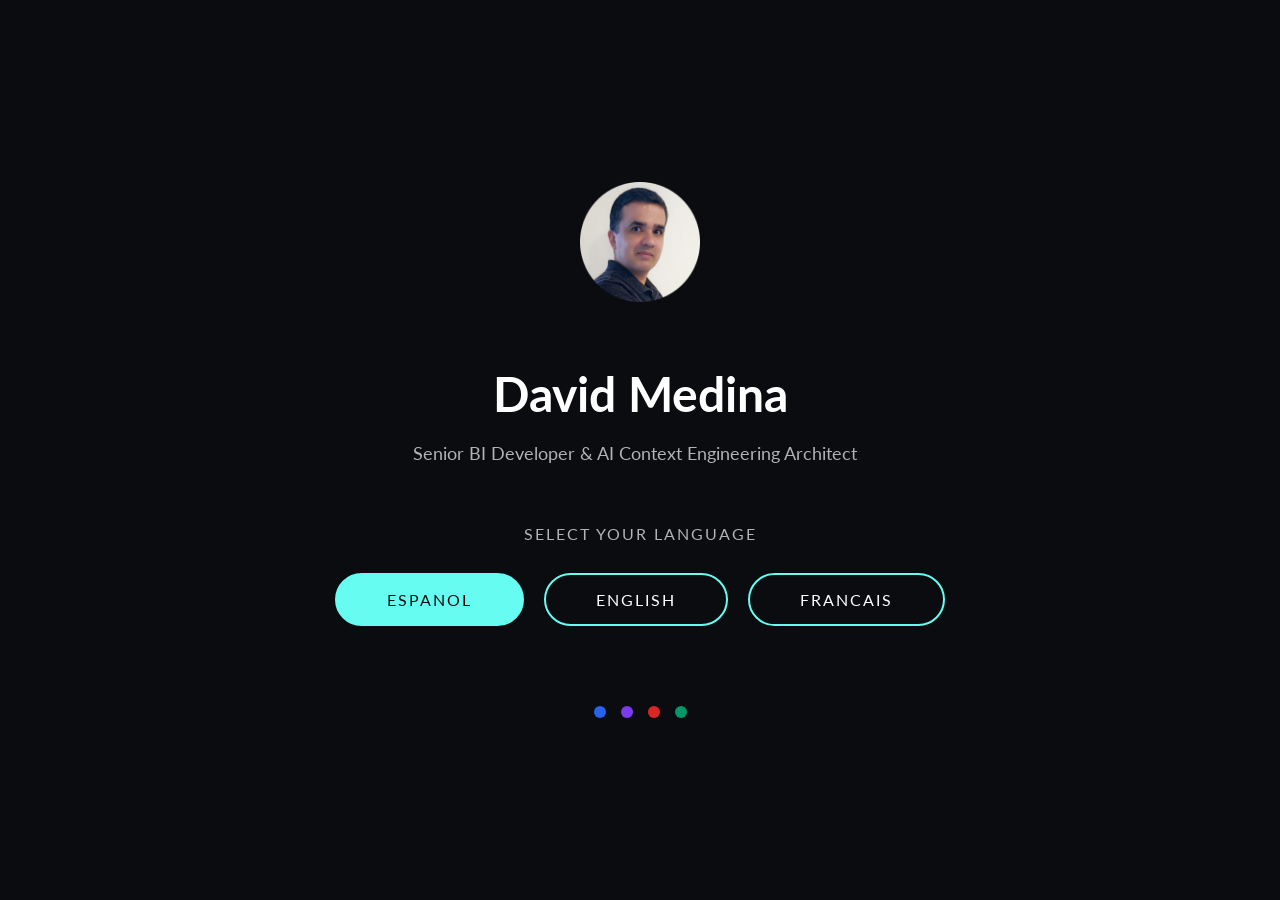
<file: web-output/seppo-davidmedina/index.html>
<!DOCTYPE html>
<html lang="en">
<head>
    <title>David Medina - Senior BI Developer & AI Architect</title>
    <meta charset="UTF-8">
    <meta http-equiv="X-UA-Compatible" content="IE=edge">
    <meta name="viewport" content="width=device-width, initial-scale=1.0">
    <meta name="description" content="David Medina - Expert in Strategic Analytics, AI with Purpose, Faith in Action, and Agile Transformation. 20+ years of experience.">
    <meta name="keywords" content="Power BI, Business Intelligence, AI, Machine Learning, Agile, Scrum, Data Analytics">
    <meta name="author" content="David Medina">

    <link rel="shortcut icon" href="assets/images/favicon.ico">
    <link href='https://fonts.googleapis.com/css2?family=Lato:wght@300;400;700;900&family=Cousine:wght@400;700&display=swap' rel='stylesheet' type='text/css'>

    <style>
        * {
            margin: 0;
            padding: 0;
            box-sizing: border-box;
        }

        body {
            font-family: 'Lato', sans-serif;
            background-color: #0B0C10;
            color: #fff;
            min-height: 100vh;
            display: flex;
            flex-direction: column;
            justify-content: center;
            align-items: center;
        }

        .lang-selector-container {
            text-align: center;
            padding: 40px;
        }

        .logo {
            margin-bottom: 60px;
        }

        .logo img {
            width: 120px;
            height: auto;
        }

        h1 {
            font-size: 48px;
            font-weight: 700;
            margin-bottom: 20px;
            line-height: 1.2;
        }

        .subtitle {
            font-size: 18px;
            color: #b3b3b3;
            margin-bottom: 60px;
            max-width: 600px;
        }

        .lang-title {
            font-size: 16px;
            letter-spacing: 2px;
            margin-bottom: 30px;
            color: #b3b3b3;
        }

        .lang-buttons {
            display: flex;
            gap: 20px;
            justify-content: center;
            flex-wrap: wrap;
        }

        .lang-btn {
            display: inline-block;
            padding: 15px 50px;
            border: 2px solid #66FCF1;
            border-radius: 50px;
            color: #fff;
            text-decoration: none;
            font-size: 16px;
            letter-spacing: 2px;
            transition: all 0.3s ease;
            background-color: transparent;
        }

        .lang-btn:hover {
            background-color: #66FCF1;
            color: #0B0C10;
        }

        .lang-btn.primary {
            background-color: #66FCF1;
            color: #0B0C10;
        }

        .lang-btn.primary:hover {
            background-color: transparent;
            color: #66FCF1;
        }

        .frentes-preview {
            display: flex;
            gap: 15px;
            margin-top: 80px;
            flex-wrap: wrap;
            justify-content: center;
        }

        .frente-dot {
            width: 12px;
            height: 12px;
            border-radius: 50%;
        }

        .frente-analitica { background-color: #2563eb; }
        .frente-ia { background-color: #7c3aed; }
        .frente-fe { background-color: #dc2626; }
        .frente-agil { background-color: #059669; }

        @media (max-width: 600px) {
            h1 {
                font-size: 32px;
            }

            .lang-btn {
                padding: 12px 35px;
                font-size: 14px;
            }

            .lang-buttons {
                flex-direction: column;
                align-items: center;
            }
        }
    </style>
</head>
<body>
    <div class="lang-selector-container">
        <div class="logo">
            <img src="assets/img/david/david-circle.png" alt="David Medina">
        </div>

        <h1>David Medina</h1>
        <p class="subtitle">Senior BI Developer & AI Context Engineering Architect</p>

        <p class="lang-title">SELECT YOUR LANGUAGE</p>

        <div class="lang-buttons">
            <a href="es/" class="lang-btn primary">ESPANOL</a>
            <a href="en/" class="lang-btn">ENGLISH</a>
            <a href="fr/" class="lang-btn">FRANCAIS</a>
        </div>

        <div class="frentes-preview">
            <span class="frente-dot frente-analitica" title="Analitica Estrategica"></span>
            <span class="frente-dot frente-ia" title="IA con Proposito"></span>
            <span class="frente-dot frente-fe" title="Fe en Accion"></span>
            <span class="frente-dot frente-agil" title="Transformacion Agil"></span>
        </div>
    </div>

    <script>
        // Auto-redirect based on browser language (optional)
        // Uncomment to enable auto-redirect
        /*
        const userLang = navigator.language || navigator.userLanguage;
        if (userLang.startsWith('es')) {
            window.location.href = 'es/';
        } else if (userLang.startsWith('fr')) {
            window.location.href = 'fr/';
        } else {
            window.location.href = 'en/';
        }
        */
    </script>
</body>
</html>
</file>
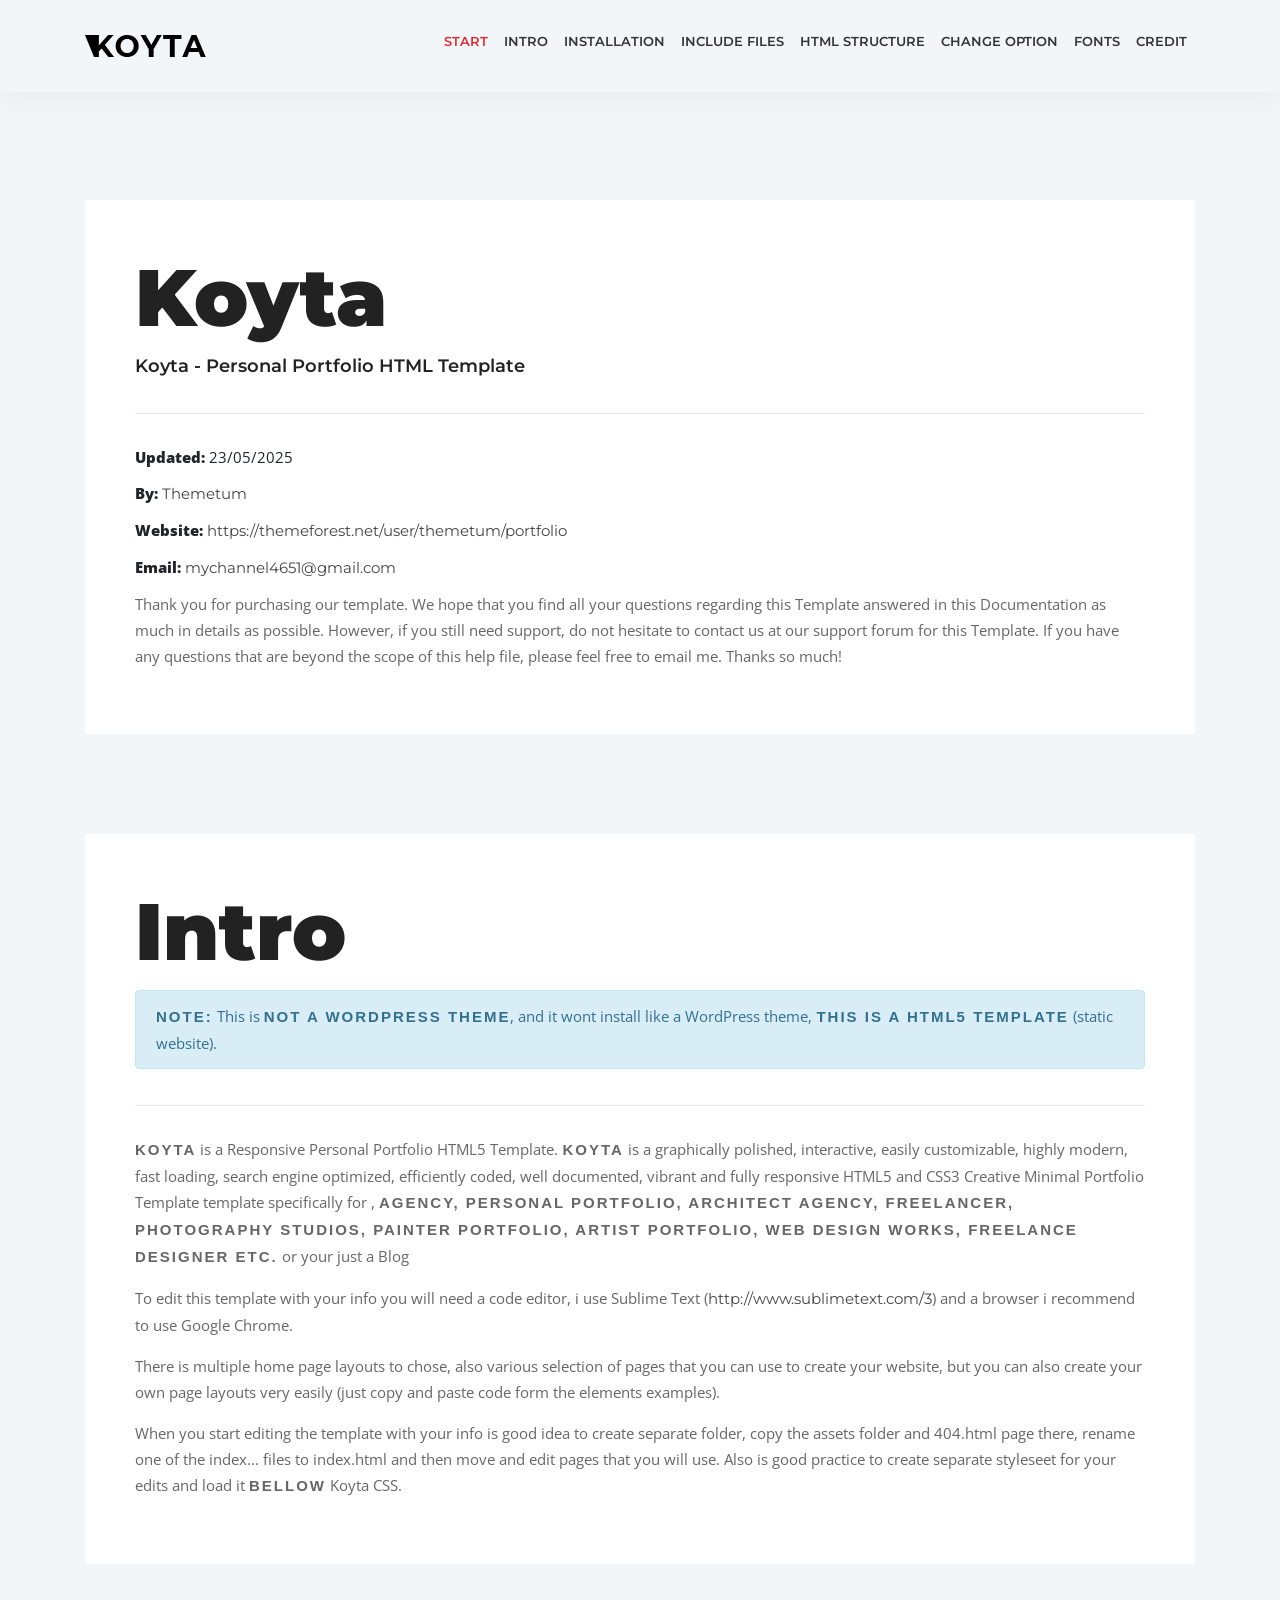
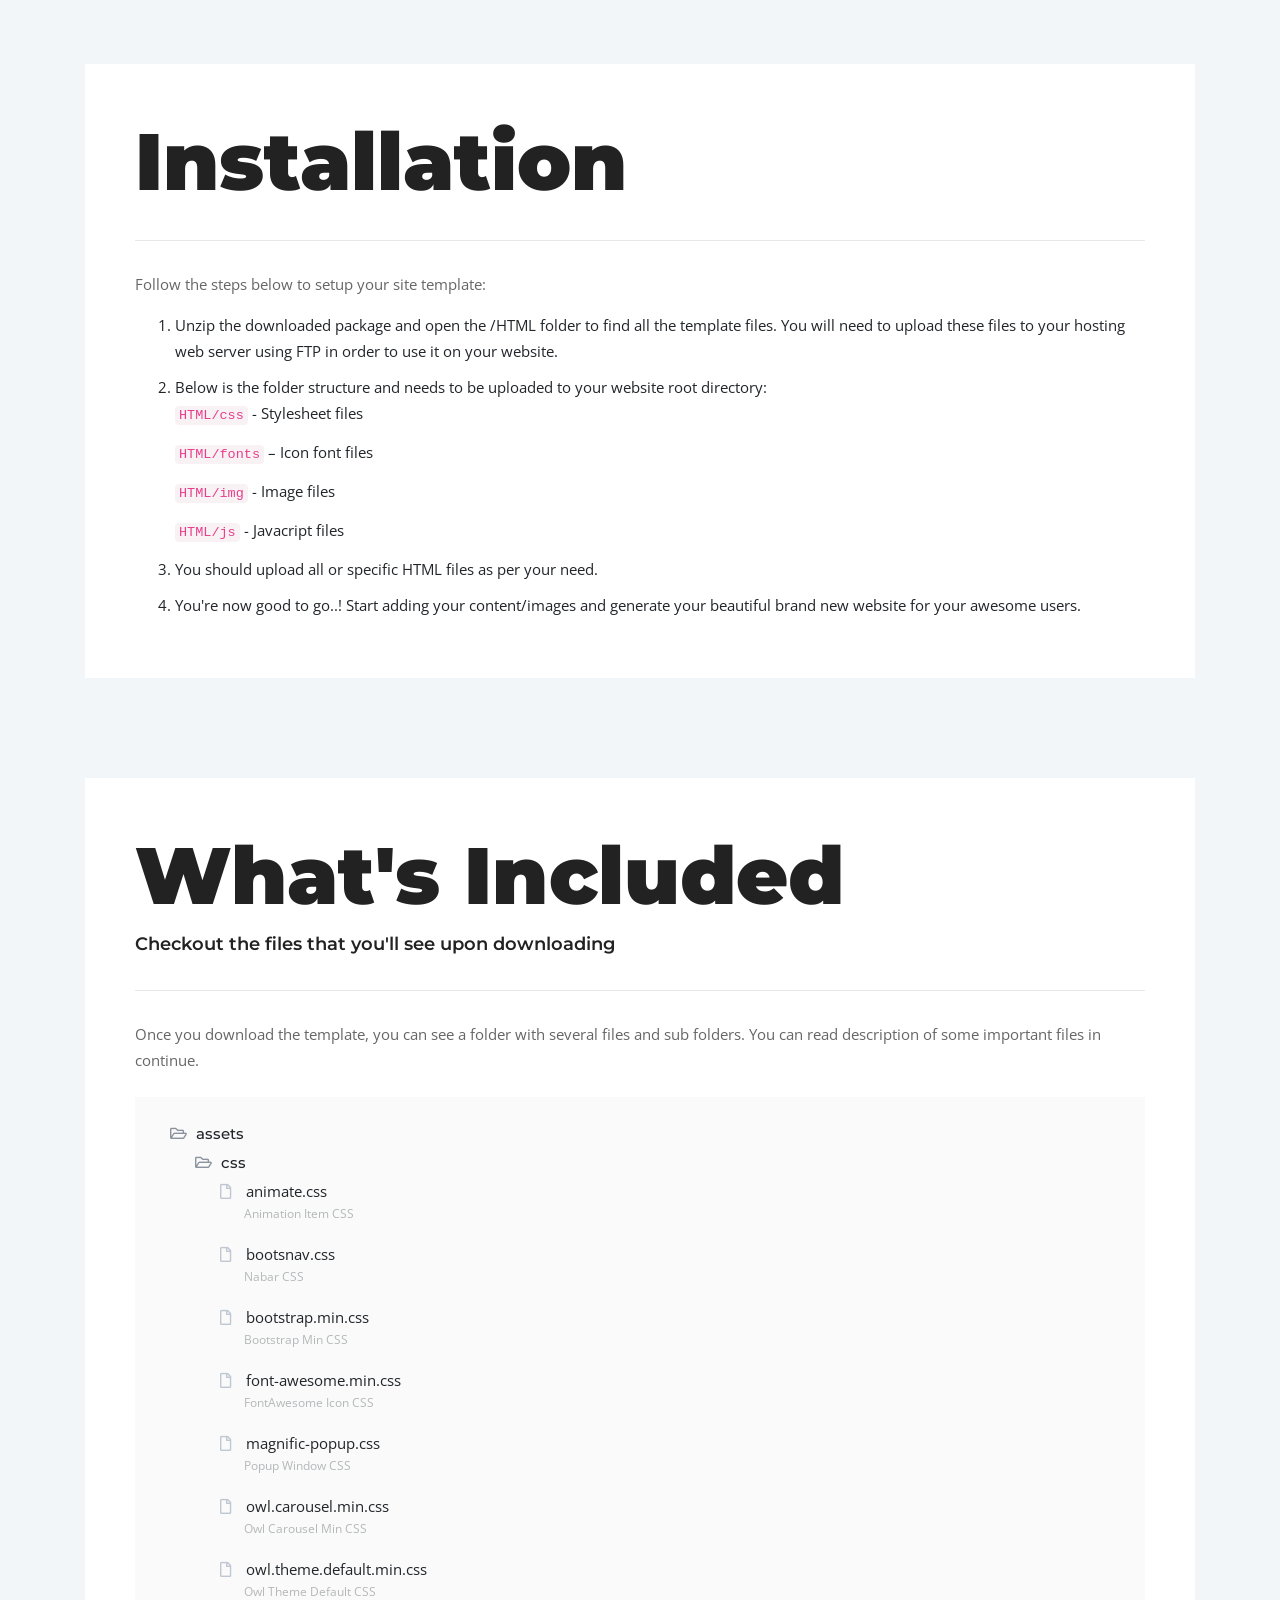
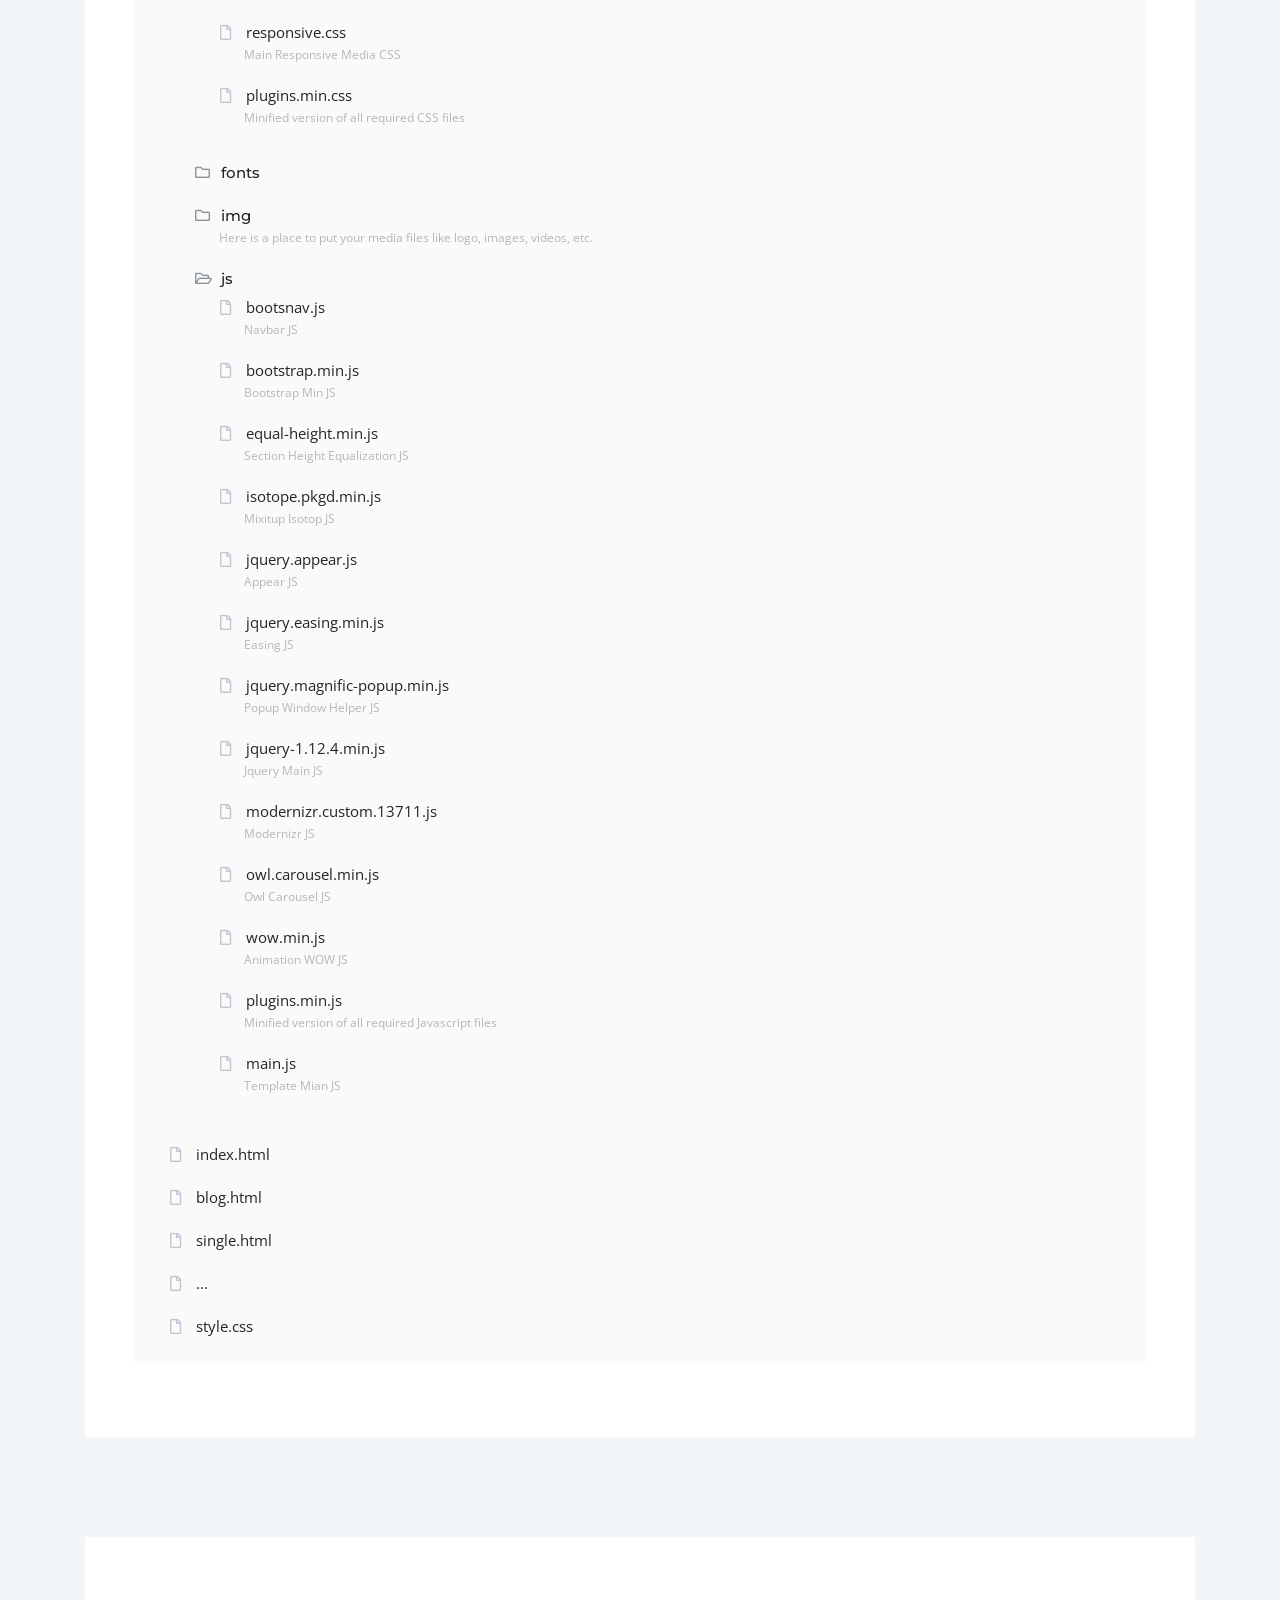
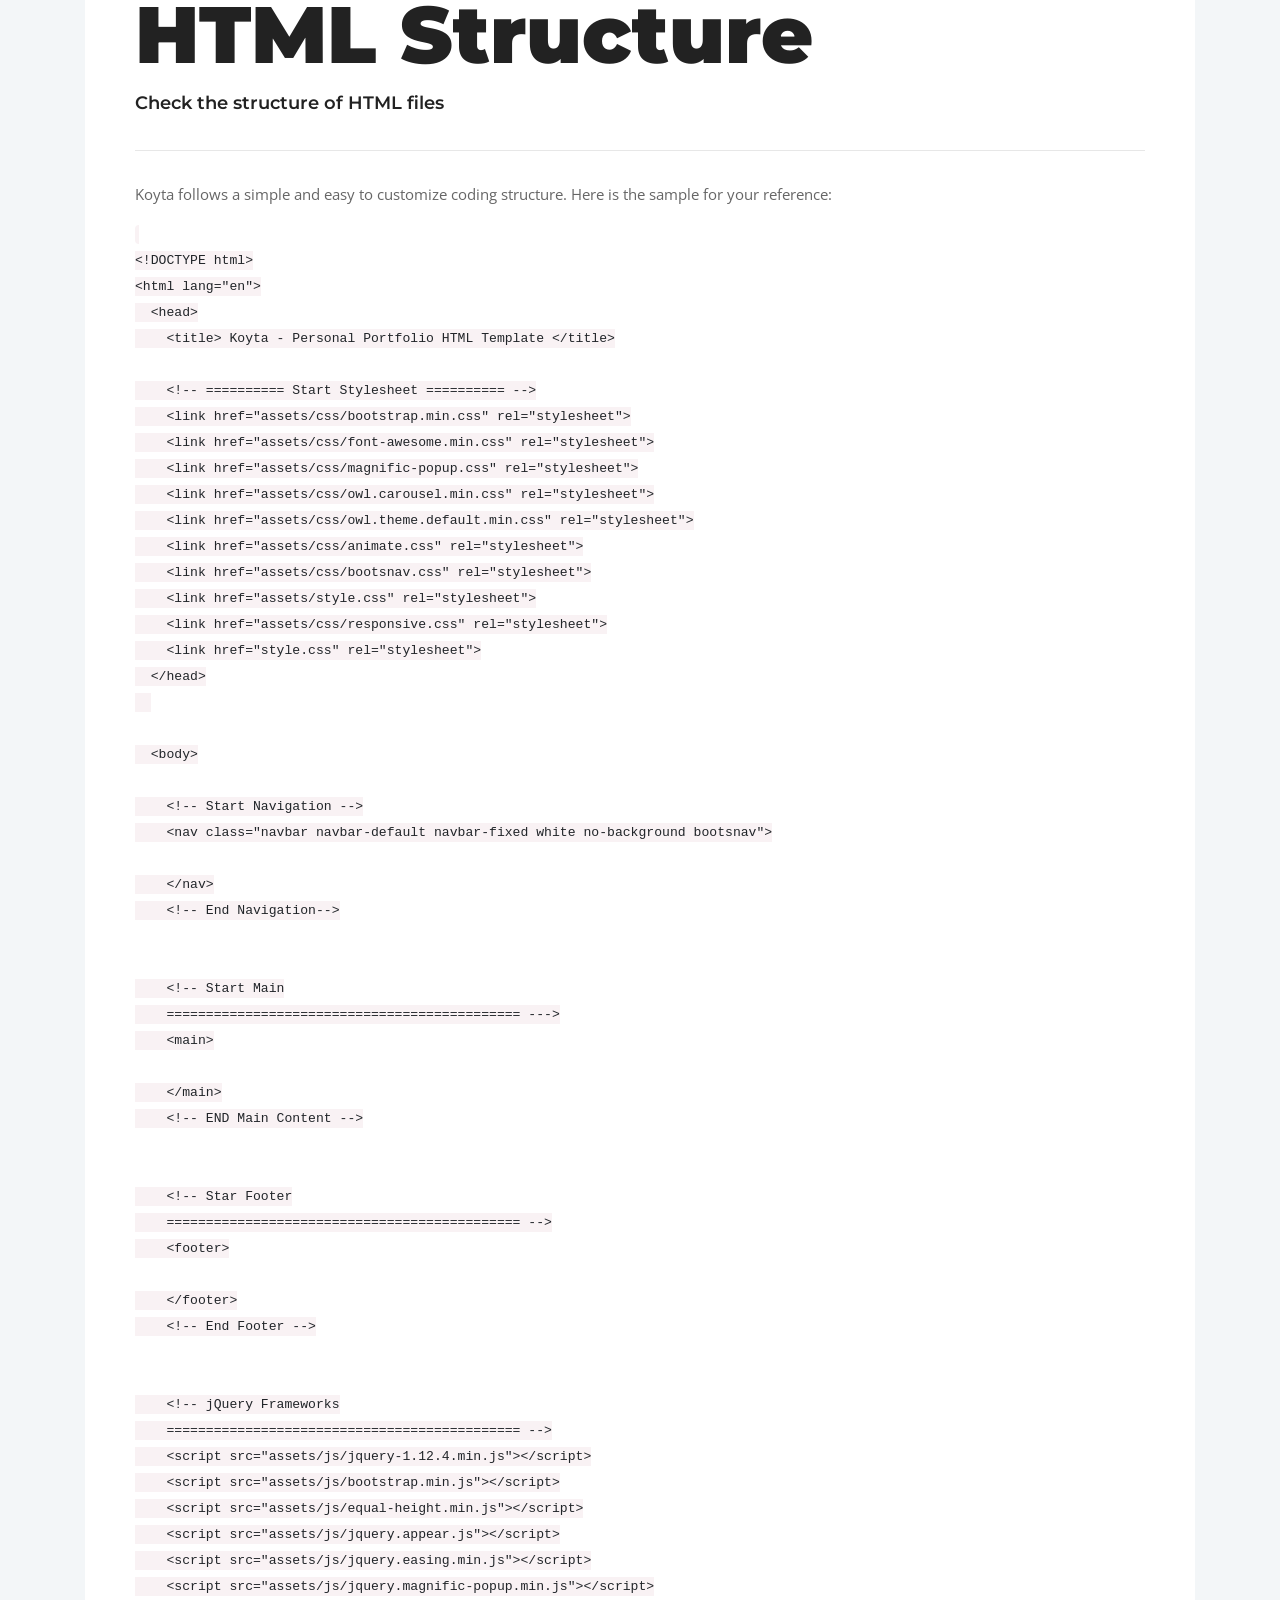
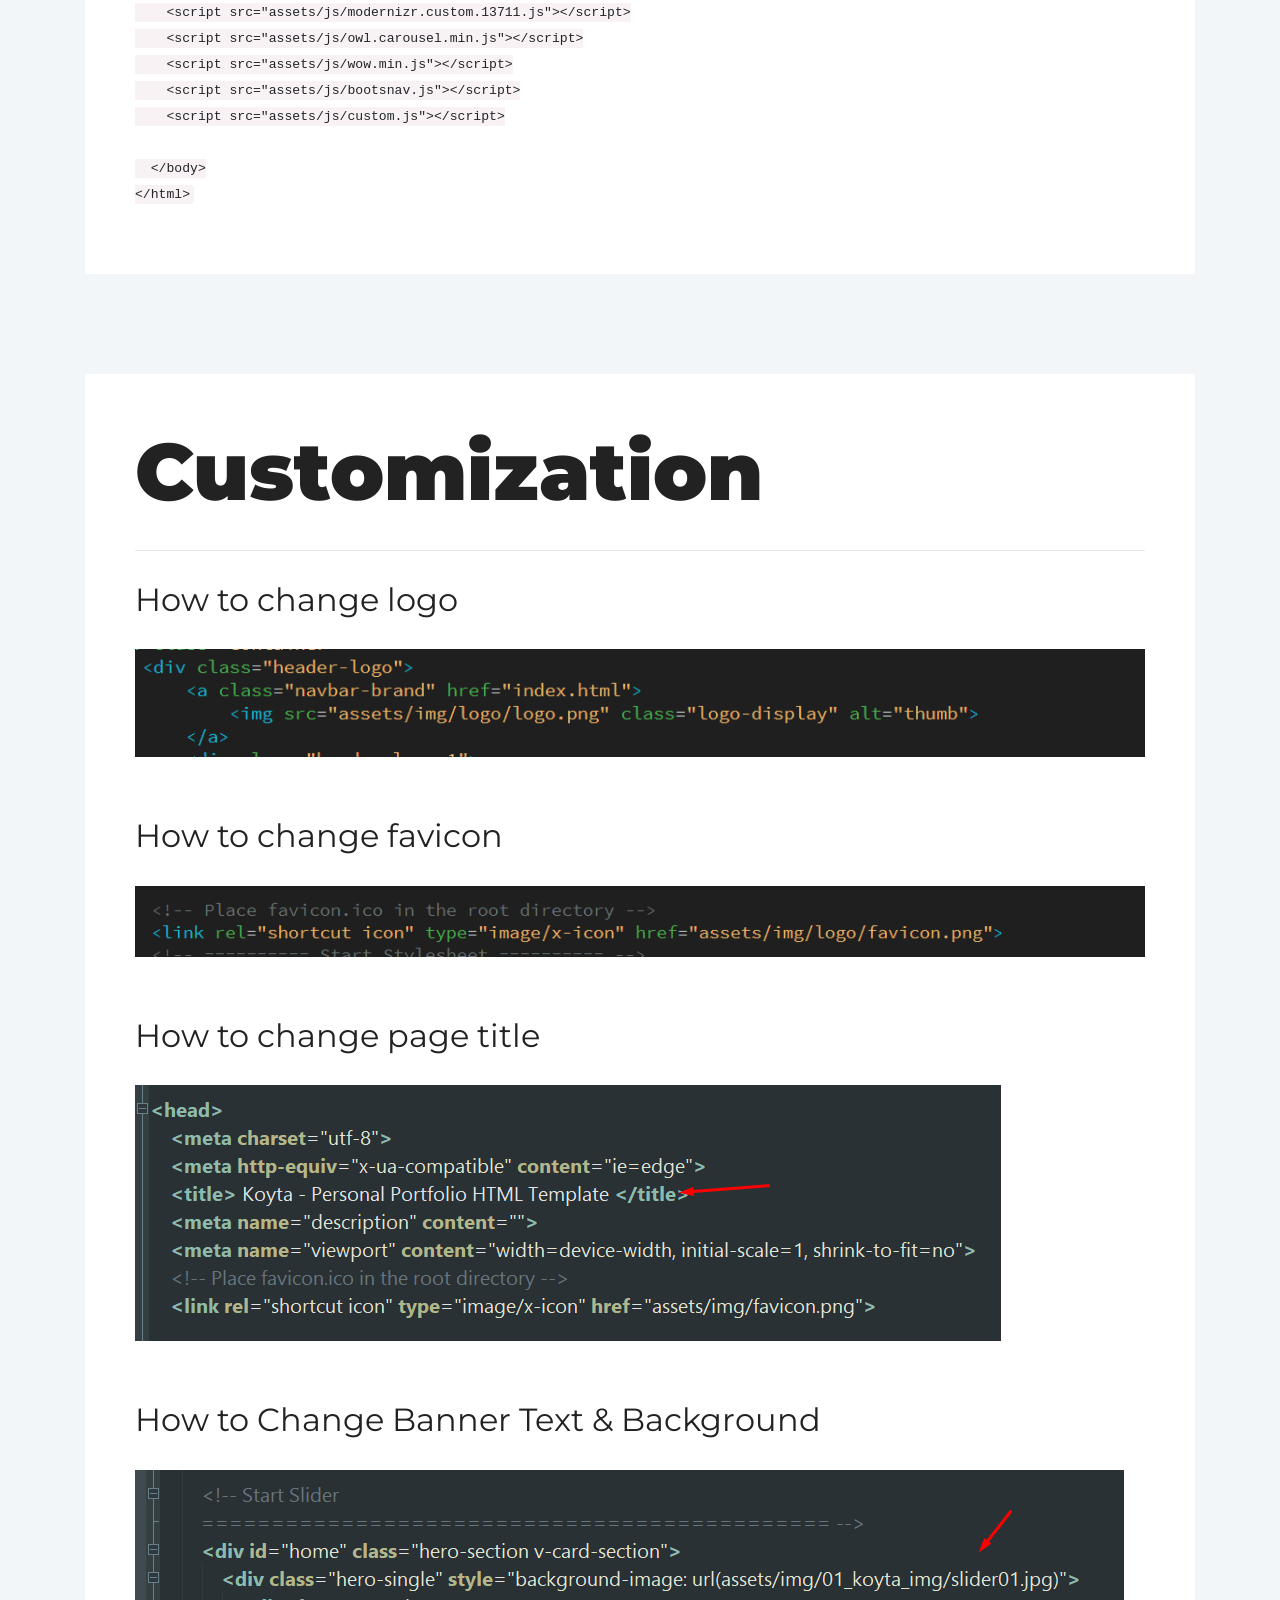
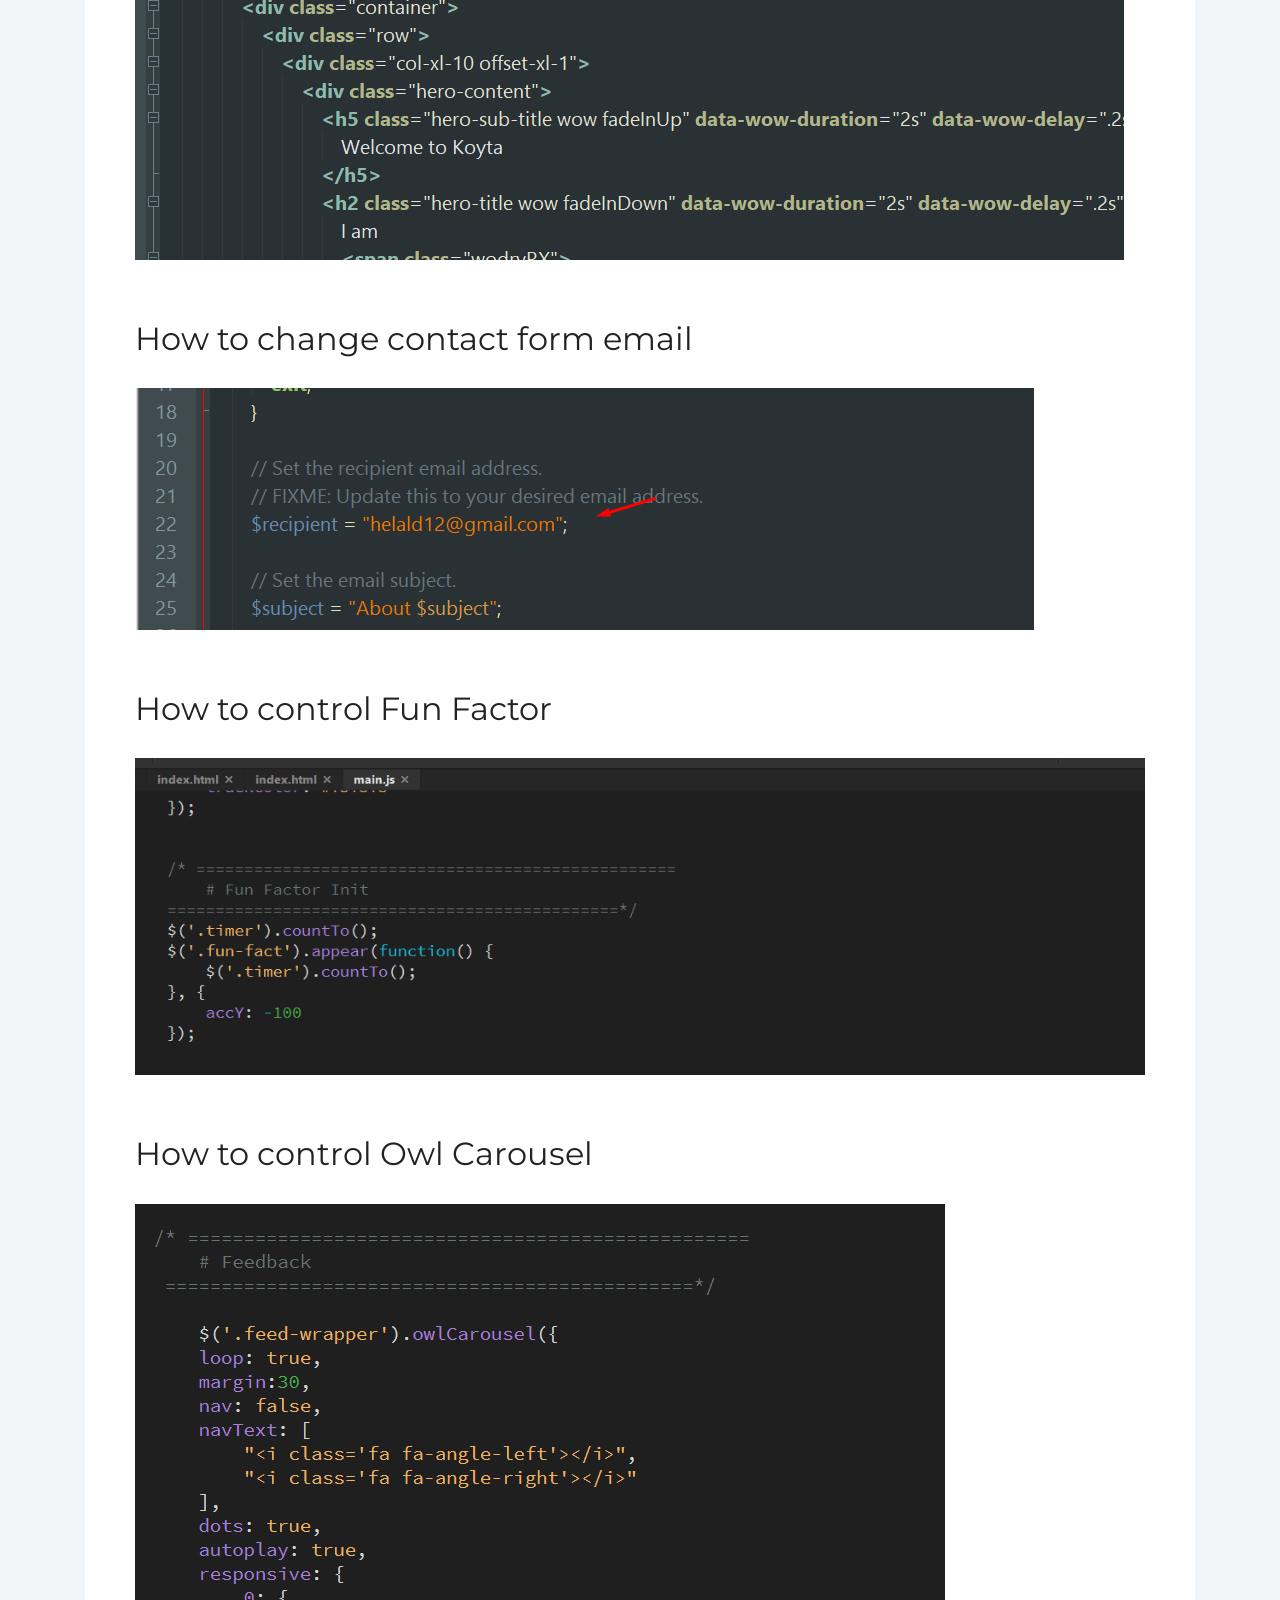
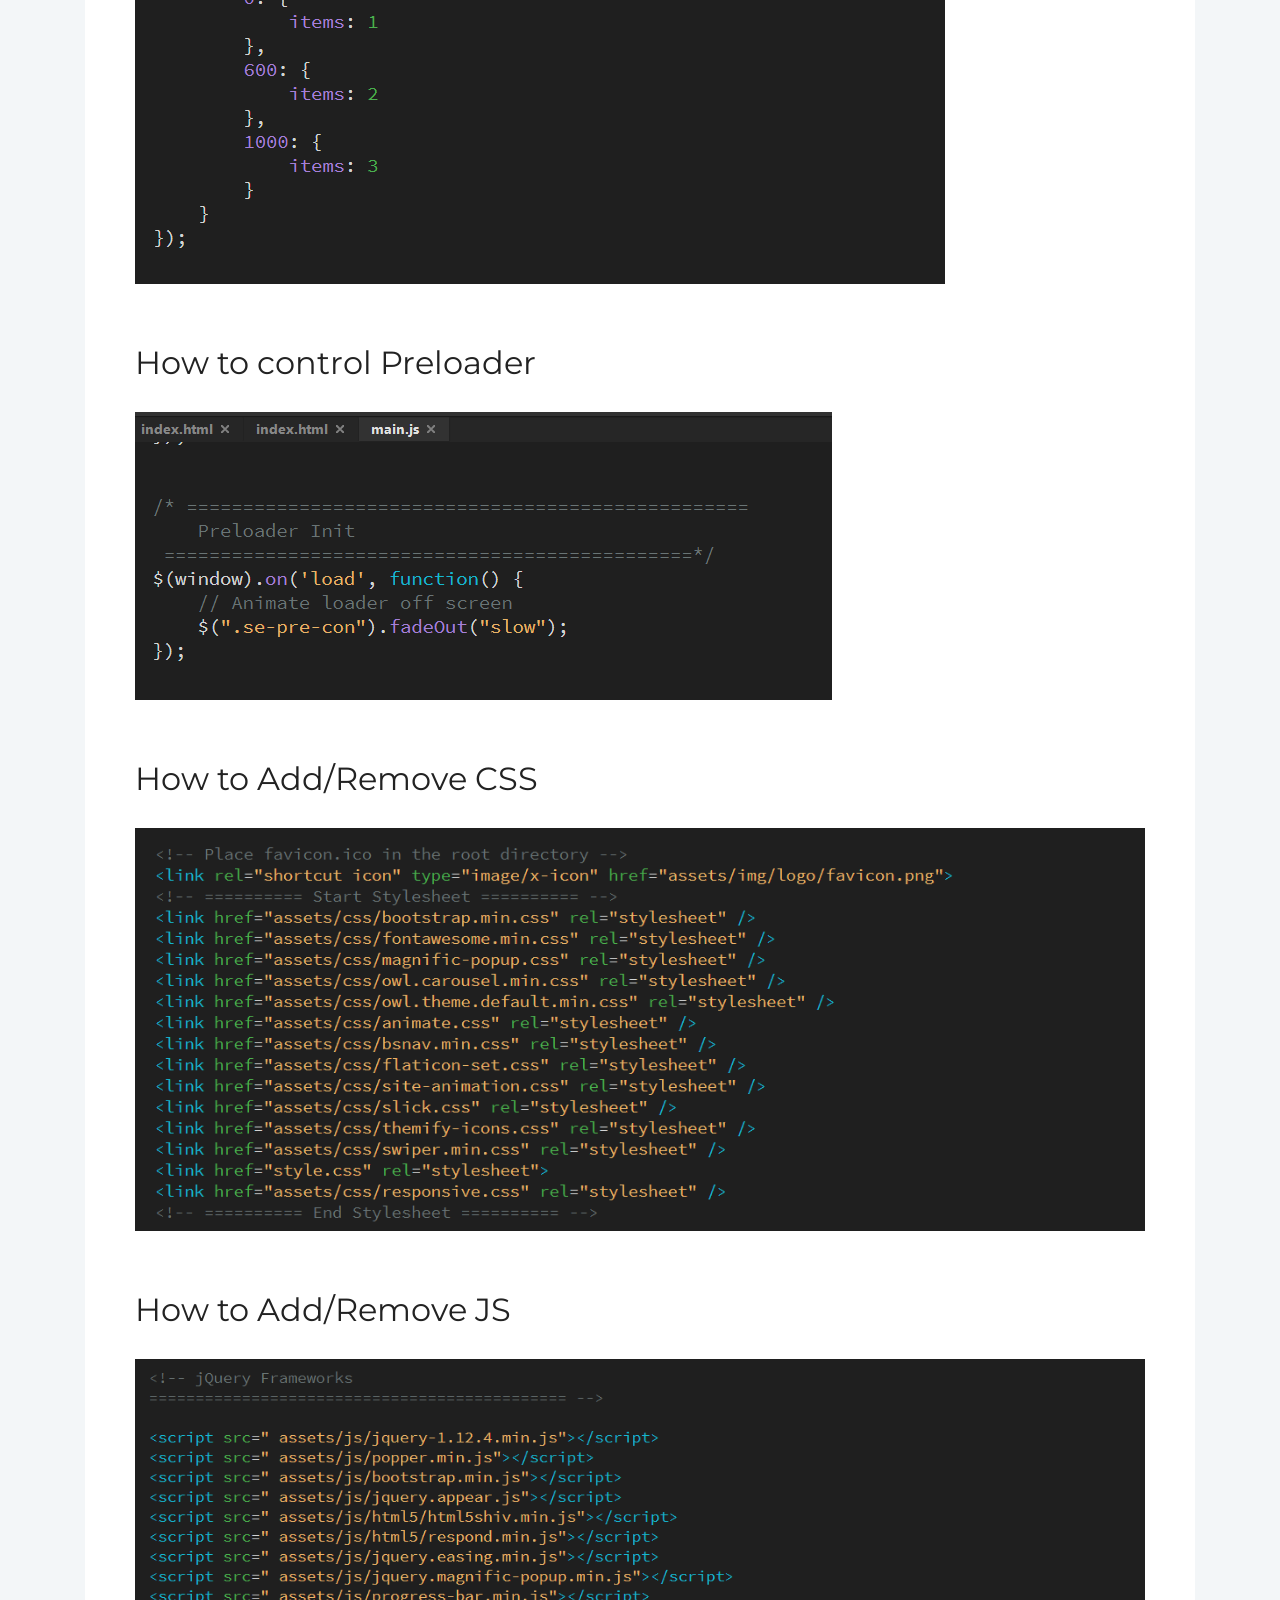
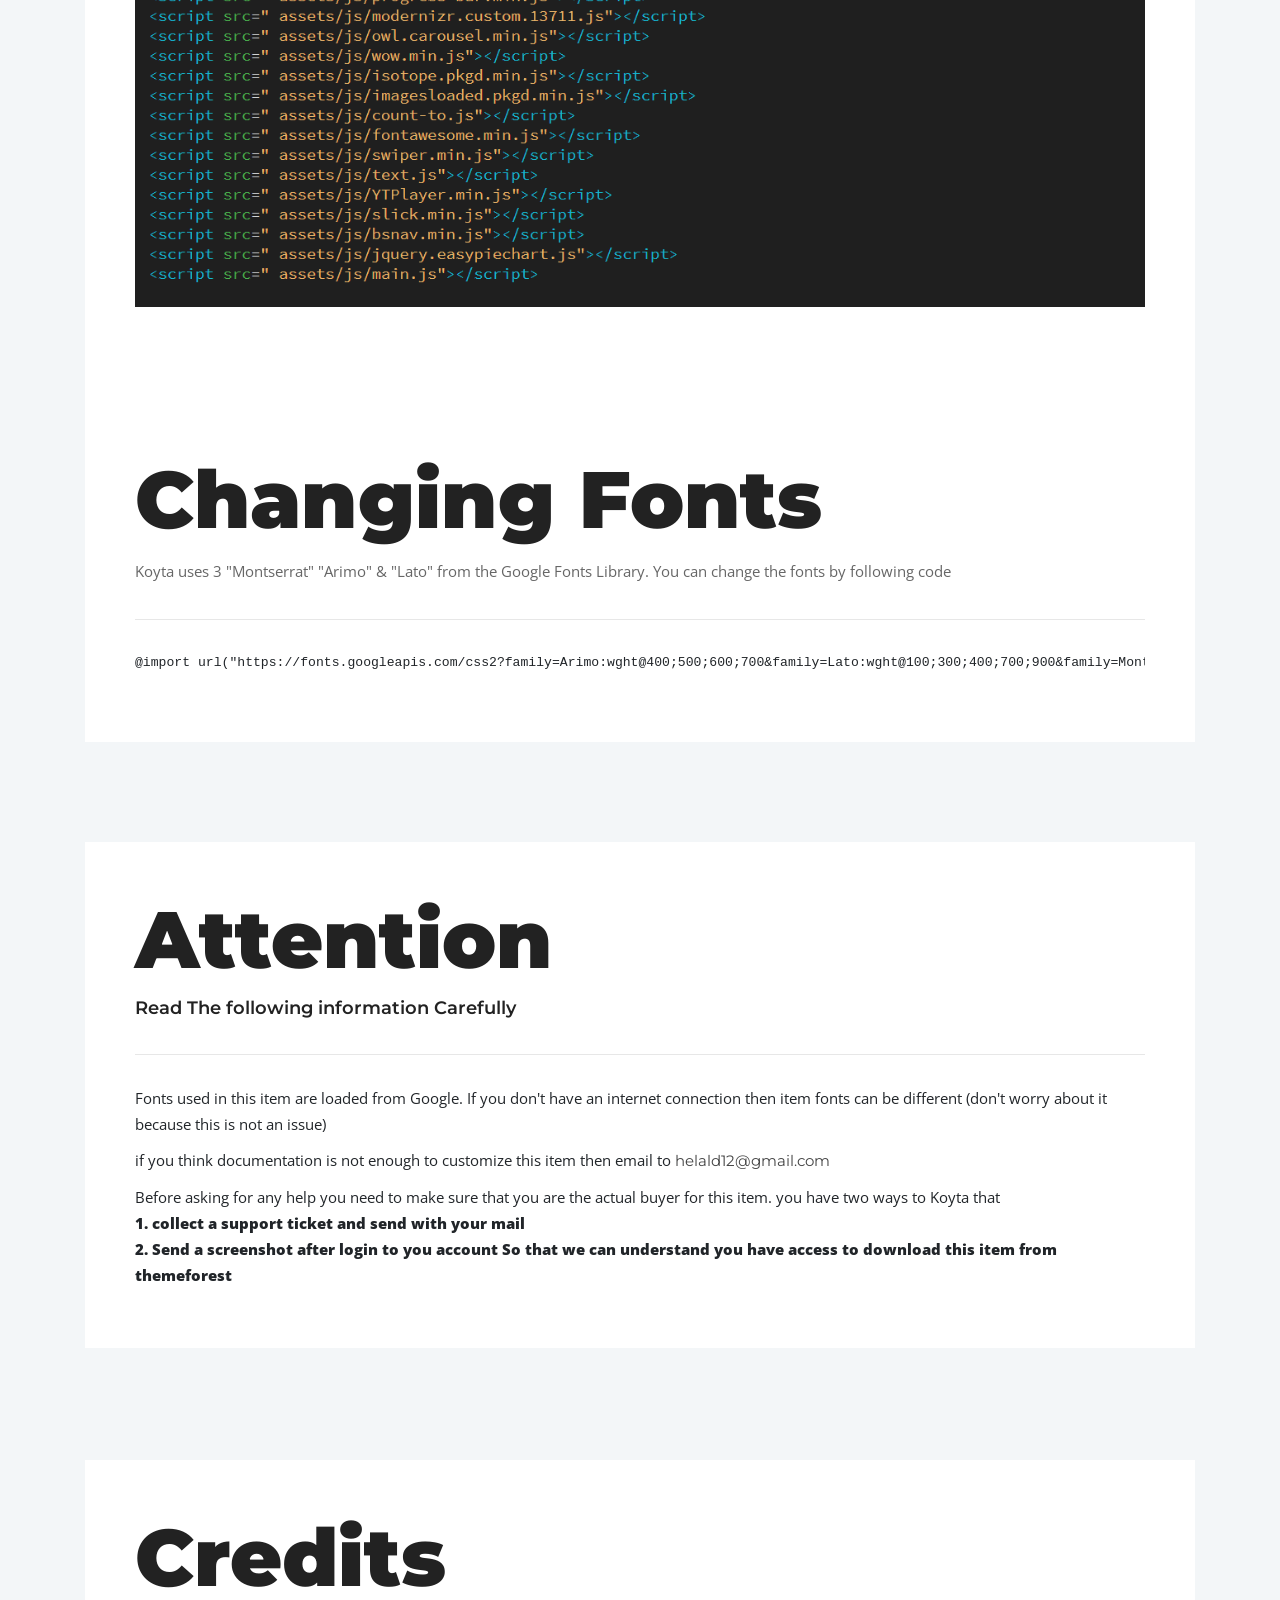
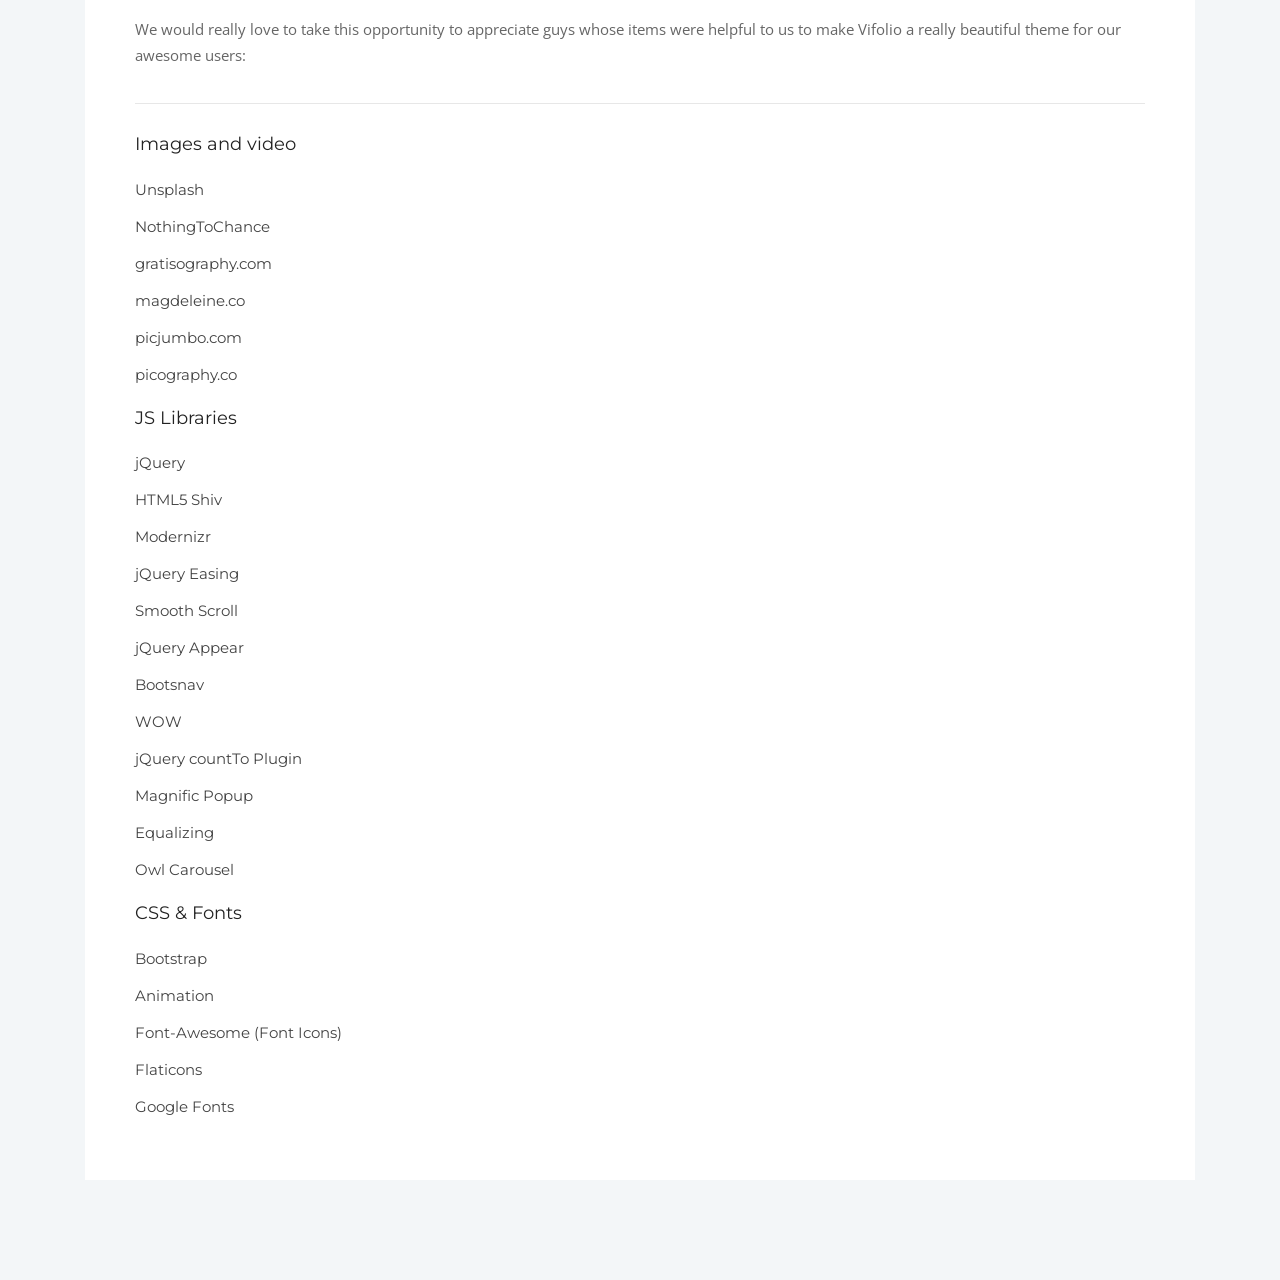
<file: web-template/koyta-personal-portfolio/documentation/index.html>
<!doctype html>
<html class="no-js" lang="en">

<head>
	<meta charset="utf-8">
	<meta http-equiv="x-ua-compatible" content="ie=edge">
	<title> Koyta - Personal Portfolio HTML Template </title>
	<meta name="description" content="">
	<meta name="viewport" content="width=device-width, initial-scale=1, shrink-to-fit=no">
	<!-- Place favicon.ico in the root directory -->
	<link rel="shortcut icon" type="image/x-icon" href="assets/img/favicon.png">
	
	<!-- ========== Start Stylesheet ========== -->
	<link href="assets/css/bootstrap.min.css" rel="stylesheet" />
	<link href="assets/css/fontawesome.min.css" rel="stylesheet" />
	<link href="assets/css/bsnav.min.css" rel="stylesheet" />
	<link href="style.css" rel="stylesheet">
	<link href="assets/css/responsive.css" rel="stylesheet" />
	<!-- ========== End Stylesheet ========== -->

	<!-- HTML5 shim and Respond.js for IE8 support of HTML5 elements and media queries -->
	<!-- WARNING: Respond.js doesn't work if you view the page via file:// -->
	<!--[if lt IE 9]>
		<script src="assets/js/html5/html5shiv.min.js"></script>
		<script src="assets/js/html5/respond.min.js"></script>
	<![endif]-->

	<!-- ========== Google Fonts ========== -->
	<link href="https://fonts.googleapis.com/css?family=Open+Sans:400,600" rel="stylesheet">  
	<link href="https://fonts.googleapis.com/css?family=Montserrat:400,600" rel="stylesheet"> 
	
</head>

<body>
	
	<!-- Start Header
    ============================================= -->
    <header class="header">
		<div class="col-xl-12">
			<div class="main-navigation">
			<div class="navbar navbar-expand-sm bsnav bsnav-sticky bsnav-scrollspy">
					<div class="container">
						<a class="navbar-brand" href="#home"><img src="assets/img/logo.png" alt="thumb"></a>
						<button class="navbar-toggler toggler-spring"><span class="navbar-toggler-icon"></span></button>
						<div class="collapse navbar-collapse justify-content-sm-end">
							<ul class="navbar-nav navbar-mobile mr-0">
								<li class="nav-item"><a class="nav-link smooth-menu" href="#start" data-scrollspy="start">start</a></li>
								<li class="nav-item"><a class="nav-link smooth-menu" href="#intro" data-scrollspy="intro">intro</a></li>
								<li class="nav-item"><a class="nav-link smooth-menu" href="#installation" data-scrollspy="installation">installation</a></li>
								<li class="nav-item"><a class="nav-link smooth-menu" href="#inc-files" data-scrollspy="inc-files">include files</a></li>
								<li class="nav-item"><a class="nav-link smooth-menu" href="#html" data-scrollspy="html">Html structure</a></li>
								<li class="nav-item"><a class="nav-link smooth-menu" href="#customization" data-scrollspy="customization">Change Option</a></li>
								<li class="nav-item"><a class="nav-link smooth-menu" href="#fonts" data-scrollspy="fonts">fonts</a></li>
								<li class="nav-item"><a class="nav-link smooth-menu" href="#credit" data-scrollspy="credit">credit</a></li>
							</ul>
						</div>
					</div>
				</div>
				<div class="bsnav-mobile">
					<div class="bsnav-mobile-overlay"></div>
					<div class="navbar"></div>
				</div>
			</div>
		</div>
    </header>
    <!-- End Header -->
	
	<section id="start" class="de-padding">
        <div class="container">
            <div class="row">
                <div class="col-md-12">
                    <div class="item">
                        <div class="heading">
                            <h1>Koyta </h1>
                            <h4>Koyta - Personal Portfolio HTML Template</h4>
                        </div>
                        <ul>
                            <li><strong>Updated:</strong> 23/05/2025</li>
                            <li><strong>By:</strong> <a target="_blank" href="https://themeforest.net/user/themetum/portfolio">Themetum</a></li>
                            <li><strong>Website:</strong> <a target="_blank" href="https://themeforest.net/user/themetum/portfolio">https://themeforest.net/user/themetum/portfolio</a></li>
                            <li><strong>Email:</strong> <a href="mailto:mychannel4651@gmail.com"> mychannel4651@gmail.com</a></li>
                        </ul>
                        <p>
                            Thank you for purchasing our template. We hope that you find all your questions regarding this Template answered in this Documentation as much in details as possible. However, if you still need support, do not hesitate to contact us at our support forum for this Template. If you have any questions that are beyond the scope of this help file, please feel free to email me. Thanks so much! 
                        </p>
                    </div>
                </div>
            </div>
        </div>
    </section>

    <section id="intro" class="de-padding-bottom">
        <div class="container">
            <div class="row">
                <div class="col-md-12">
                    <div class="item">
                        <div class="heading">
                            <h1>Intro</h1>
                            <div class="alert alert-info">
                                <strong>Note:</strong> This is <strong>not a WordPress theme</strong>, and it wont install like a WordPress theme, <strong>this is a HTML5 template</strong> (static website).
                            </div>
                        </div>
                        <p>
                            <strong>Koyta</strong> is a Responsive Personal Portfolio HTML5 Template. <strong>Koyta</strong> is a graphically polished, interactive, easily customizable, highly modern, fast loading, search engine optimized, efficiently coded, well documented, vibrant and fully responsive HTML5 and CSS3 Creative Minimal Portfolio Template template specifically for , <strong>agency, personal portfolio, architect agency, freelancer, photography studios, painter portfolio, artist portfolio, web design works, freelance designer etc.</strong> or your just a Blog
                        </p>
                        <p>
                            To edit this template with your info you will need a code editor, i use Sublime Text (<a href="http://www.sublimetext.com/3">http://www.sublimetext.com/3</a>) and a browser i recommend to use Google Chrome.
                        </p>
                        <p>
                            There is multiple home page layouts to chose, also various selection of pages that you can use to create your website, but you can also create your own page layouts very easily (just copy and paste code form the elements examples).
                        </p>
                        <p>
                            When you start editing the template with your info is good idea to create separate folder, copy the assets folder and 404.html page there, rename one of the index... files to index.html and then move and edit pages that you will use. Also is good practice to create separate styleseet for your edits and load it <strong>bellow</strong> Koyta CSS.
                        </p>
                    </div>
                </div>
            </div>
        </div>
    </section>

    <section id="installation" class="de-padding-bottom">
        <div class="container">
            <div class="row">
                <div class="col-md-12">
                    <div class="item">
                        <div class="heading">
                            <h1>Installation</h1>
                        </div>
                        <p>Follow the steps below to setup your site template:</p>
                        <ol>
                            <li>Unzip the downloaded package and open the /HTML folder to find all the template files. You will need to upload these files to your hosting web server using FTP in order to use it on your website.</li>
                            <li>Below is the folder structure and needs to be uploaded to your website root directory:
                                <ul>
                                    <li><code>HTML/css</code> - Stylesheet files</li>
                                    <li><code>HTML/fonts</code> – Icon font files</li> 
                                    <li><code>HTML/img</code> - Image files</li>
                                    <li><code>HTML/js</code> - Javacript files</li>
                                </ul>
                            </li>
                            <li>You should upload all or specific HTML files as per your need.</li>
                            <li>You're now good to go..! Start adding your content/images and generate your beautiful brand new website for your awesome users.</li>
                        </ol>
                    </div>
                </div>
            </div>
        </div>
    </section>

    <section id="inc-files" class="de-padding-bottom">
        <div class="container">
            <div class="row">
                <div class="col-md-12">
                    <div class="item">
                        <div class="heading">
                            <h1>What's included</h1>
                            <h4>Checkout the files that you'll see upon downloading</h4>
                        </div>
                        <p>
                            Once you download the template, you can see a folder with several files and sub folders. You can read description of some important files in continue.
                         </p>
                        <div class="file-tree">
                            <ul>
                                <li class="is-folder open">
                                    <span>assets</span>
                                    <ul>
                                        <li class="is-folder open">
                                            <span>css</span>
                                            <ul>
                                                <li class="is-file"><span>animate.css</span><i>Animation Item CSS</i></li>
                                                <li class="is-file"><span>bootsnav.css</span><i>Nabar CSS</i></li>
                                                <li class="is-file"><span>bootstrap.min.css</span><i>Bootstrap Min CSS</i></li>
                                                <li class="is-file"><span>font-awesome.min.css</span><i>FontAwesome Icon CSS</i></li>
                                                <li class="is-file"><span>magnific-popup.css</span><i>Popup Window CSS</i></li>
                                                <li class="is-file"><span>owl.carousel.min.css</span><i>Owl Carousel Min CSS</i></li>
                                                <li class="is-file"><span>owl.theme.default.min.css</span><i>Owl Theme Default CSS</i></li>
                                                <li class="is-file"><span>responsive.css</span><i>Main Responsive Media CSS</i></li>
                                                <li class="is-file"><span>plugins.min.css</span><i>Minified version of all required CSS files</i></li>
                                            </ul>
                                        </li>
                                        <li class="is-folder"><span>fonts</span></li>
                                        <li class="is-folder"><span>img</span><i>Here is a place to put your media files like logo, images, videos, etc.</i></li>
                                        <li class="is-folder open">
                                        <span>js</span>
                                        <ul>
                                            <li class="is-file"><span>bootsnav.js</span><i>Navbar JS</i></li>
                                            <li class="is-file"><span>bootstrap.min.js</span><i>Bootstrap Min JS</i></li>
                                            <li class="is-file"><span>equal-height.min.js</span><i>Section Height Equalization JS</i></li>
                                            <li class="is-file"><span>isotope.pkgd.min.js</span><i>Mixitup Isotop JS</i></li>
                                            <li class="is-file"><span>jquery.appear.js</span><i>Appear  JS</i></li>
                                            <li class="is-file"><span>jquery.easing.min.js</span><i>Easing JS</i></li>
                                            <li class="is-file"><span>jquery.magnific-popup.min.js</span><i>Popup Window Helper JS</i></li>
                                            <li class="is-file"><span>jquery-1.12.4.min.js</span><i>Jquery Main JS</i></li>
                                            <li class="is-file"><span>modernizr.custom.13711.js</span><i>Modernizr JS</i></li>
                                            <li class="is-file"><span>owl.carousel.min.js</span><i>Owl Carousel JS</i></li>
                                            <li class="is-file"><span>wow.min.js</span><i>Animation WOW JS</i></li>


                                            <li class="is-file"><span>plugins.min.js</span><i>Minified version of all required Javascript files</i></li>
                                            <li class="is-file"><span>main.js</span><i>Template Mian JS</i></li>
                                        </ul>
                                        </li>
                                    </ul>
                                </li>
                                <li class="is-file"><span>index.html</span></li>
                                <li class="is-file"><span>blog.html</span></li>
                                <li class="is-file"><span>single.html</span></li>
                                <li class="is-file"><span>...</span></li>
                                <li class="is-file"><span>style.css</span></li>
                            </ul>
                         </div>
                    </div>
                </div>
            </div>
        </div>
    </section>

    <section id="html" class="de-padding-bottom">
        <div class="container">
            <div class="row">
                <div class="col-md-12">
                    <div class="item">
                        <div class="heading">
                            <h1>HTML Structure</h1>
                            <h4>Check the structure of HTML files</h4>
                        </div>
                        <p>
                           Koyta follows a simple and easy to customize coding structure. Here is the sample for your reference: 
                        </p>
<pre class="line-numbers"><code class="language-markup">
&lt;!DOCTYPE html&gt;
&lt;html lang=&quot;en&quot;&gt;
  &lt;head&gt;
    &lt;title&gt; Koyta - Personal Portfolio HTML Template &lt;/title&gt;

    &lt;!-- ========== Start Stylesheet ========== --&gt;
    &lt;link href=&quot;assets/css/bootstrap.min.css&quot; rel=&quot;stylesheet&quot;&gt;
    &lt;link href=&quot;assets/css/font-awesome.min.css&quot; rel=&quot;stylesheet&quot;&gt;
    &lt;link href=&quot;assets/css/magnific-popup.css&quot; rel=&quot;stylesheet&quot;&gt;
    &lt;link href=&quot;assets/css/owl.carousel.min.css&quot; rel=&quot;stylesheet&quot;&gt;
    &lt;link href=&quot;assets/css/owl.theme.default.min.css&quot; rel=&quot;stylesheet&quot;&gt;
    &lt;link href=&quot;assets/css/animate.css&quot; rel=&quot;stylesheet&quot;&gt;
    &lt;link href=&quot;assets/css/bootsnav.css&quot; rel=&quot;stylesheet&quot;&gt;
    &lt;link href=&quot;assets/style.css&quot; rel=&quot;stylesheet&quot;&gt;
    &lt;link href=&quot;assets/css/responsive.css&quot; rel=&quot;stylesheet&quot;&gt;
    &lt;link href=&quot;style.css&quot; rel=&quot;stylesheet&quot;&gt;
  &lt;/head&gt;
  

  &lt;body&gt;

    &lt;!-- Start Navigation --&gt;
    &lt;nav class=&quot;navbar navbar-default navbar-fixed white no-background bootsnav&quot;&gt;

    &lt;/nav&gt;
    &lt;!-- End Navigation--&gt;


    &lt;!-- Start Main
    ============================================= ---&gt;
    &lt;main&gt;

    &lt;/main&gt;
    &lt;!-- END Main Content --&gt;


    &lt;!-- Star Footer
    ============================================= --&gt;
    &lt;footer&gt;

    &lt;/footer&gt;
    &lt;!-- End Footer --&gt;


    &lt;!-- jQuery Frameworks
    ============================================= --&gt;
    &lt;script src=&quot;assets/js/jquery-1.12.4.min.js&quot;&gt;&lt;/script&gt;
    &lt;script src=&quot;assets/js/bootstrap.min.js&quot;&gt;&lt;/script&gt;
    &lt;script src=&quot;assets/js/equal-height.min.js&quot;&gt;&lt;/script&gt;
    &lt;script src=&quot;assets/js/jquery.appear.js&quot;&gt;&lt;/script&gt;
    &lt;script src=&quot;assets/js/jquery.easing.min.js&quot;&gt;&lt;/script&gt;
    &lt;script src=&quot;assets/js/jquery.magnific-popup.min.js&quot;&gt;&lt;/script&gt;
    &lt;script src=&quot;assets/js/modernizr.custom.13711.js&quot;&gt;&lt;/script&gt;
    &lt;script src=&quot;assets/js/owl.carousel.min.js&quot;&gt;&lt;/script&gt;
    &lt;script src=&quot;assets/js/wow.min.js&quot;&gt;&lt;/script&gt;
    &lt;script src=&quot;assets/js/bootsnav.js&quot;&gt;&lt;/script&gt;
    &lt;script src=&quot;assets/js/custom.js&quot;&gt;&lt;/script&gt;

  &lt;/body&gt;
&lt;/html&gt;
</code></pre>
                    </div>
                </div>
            </div>
        </div>
    </section>

    <section id="customization" class="default-padding-bottom">
        <div class="container">
            <div class="row">
                <div class="col-md-12">
                    <div class="item">
                        <div class="heading">
                            <h1>Customization</h1>
                        </div>

                        <h2>How to change logo</h2>
                        <p>
                            <img src="assets/img/change-logo.png" alt="Thumb">
                        </p>

                        <h2>How to change favicon</h2>
                        <p>
                            <img src="assets/img/change-favicon.png" alt="Thumb">
                        </p>

                        <h2>How to change page title</h2>
                        <p>
                            <img src="assets/img/change-title.png" alt="Thumb">
                        </p>

                        <h2>How to Change Banner Text & Background</h2>
                        
                        <p>
                            <img src="assets/img/slider-1.png" alt="Thumb">
                        </p>

                        <h2>How to change contact form email</h2>
                        <p>
                            <img src="assets/img/mail.png" alt="Thumb">
                        </p>

                        <h2>How to control Fun Factor</h2>
                        <p>
                            <img src="assets/img/change-fun-factor.png" alt="Thumb">
                        </p>

                        <h2>How to control Owl Carousel</h2>
                        <p>
                            <img src="assets/img/change-carousel.png" alt="Thumb">
                        </p>

                        <h2>How to control Preloader</h2>
                        <p>
                            <img src="assets/img/change-preloader.png" alt="Thumb">
                        </p>

                        <h2>How to Add/Remove CSS</h2>
                        <p>
                            <img src="assets/img/change-css.png" alt="Thumb">
                        </p>

                        <h2>How to Add/Remove JS</h2>
                        <p>
                            <img src="assets/img/change-js.png" alt="Thumb">
                        </p>

                    </div>
                </div>
            </div>
        </div>
    </section>

    <section id="fonts" class="de-padding-bottom">
        <div class="container">
            <div class="row">
                <div class="col-md-12">
                    <div class="item">
                        <div class="heading">
                            <h1>Changing fonts</h1>
                            <p>
                                Koyta uses 3 "Montserrat"  "Arimo" & "Lato" from the Google Fonts Library. You can change the fonts by following code
                            </p>
						</div>
<pre class="line-numbers">
@import url("https://fonts.googleapis.com/css2?family=Arimo:wght@400;500;600;700&family=Lato:wght@100;300;400;700;900&family=Montserrat:wght@100;200;300;400;500;600;700;800;900&display=swap");
</pre>
                    </div>
                </div>
            </div>
        </div>
    </section>
	
	<section id="attention" class="default-padding-bottom mb-10">
        <div class="container">
            <div class="row">
                <div class="col-md-12">
                    <div class="item">
                        <div class="heading">
                            <h1>attention</h1>
                            <h4>Read The following information Carefully</h4>
                        </div>
                        <ul class="with-circle">
                            <li>
                                Fonts used in this item are loaded from Google. If you don't have an internet connection then item fonts can be different (don't worry about it because this is not an issue)
                            </li>
                            <li>
                                if you think documentation is not enough to customize this item then email to <a href="mailto:helald12@gmail.com"> helald12@gmail.com</a>
                            </li>
                            <li>
                                Before asking for any help you need to make sure that you are the actual buyer for this item. you have two ways to Koyta that<br>
                                <strong>1. collect a support ticket and send with your mail</strong><br>
                                <strong>2. Send a screenshot after login to you account So that we can understand you have access to download this item from themeforest</strong>

                            </li>
                        </ul>
                    </div>
                </div>
            </div>
        </div>
    </section>

    <section id="credit" class="de-padding-bottom">
        <div class="container">
            <div class="row">
                <div class="col-md-12">
                    <div class="item">
                        <div class="heading">
                            <h1>credits</h1>
                            <p>
                                We would really love to take this opportunity to appreciate guys whose items were helpful to us to make Vifolio a really beautiful theme for our awesome users: 
                            </p>
                        </div>
                        <h4>Images and video</h4>
                        <ul>
                            <li><a href="https://unsplash.com/" target="_blank">Unsplash</a></li>
                            <li><a href="http://nothingtochance.co/" target="_blank">NothingToChance</a></li>
                            <li><a href="http://gratisography.com" target="_blank">gratisography.com</a></li>
                            <li><a href="http://magdeleine.co" target="_blank">magdeleine.co</a></li>
                            <li><a href="http://picjumbo.com" target="_blank">picjumbo.com</a></li>
                            <li><a href="http://picography.co" target="_blank">picography.co</a></li>
                        </ul>
                        <h4>JS Libraries</h4>
                        <ul>
                            <li><a href="https://jquery.com/download/" target="_blank">jQuery</a></li>
                            <li><a href="https://github.com/afarkas/html5shiv" target="_blank">HTML5 Shiv</a></li>
                            <li><a href="http://modernizr.com/" target="_blank">Modernizr</a></li>
                            <li><a href="https://plugins.jquery.com/jquery.easing/" target="_blank">jQuery Easing</a></li>
                            <li><a href="https://github.com/kswedberg/jquery-smooth-scroll" target="_blank">Smooth Scroll</a></li>
                            <li><a href="https://github.com/morr/jquery.appear" target="_blank">jQuery Appear</a></li>
                            <li><a href="http://bootsnav.danurstrap.com/" target="_blank">Bootsnav</a></li>
                            <li><a href="http://mynameismatthieu.com/WOW/index.html" target="_blank">WOW</a></li>
                            <li><a href="https://github.com/mhuggins/jquery-countTo" target="_blank">jQuery countTo Plugin</a></li>
                            <li><a href="http://dimsemenov.com/plugins/magnific-popup/" target="_blank">Magnific Popup</a></li>
                            <li><a href="http://tsvensen.github.io/equalize.js/" target="_blank">Equalizing</a></li>
                            <li><a href="https://owlcarousel2.github.io/OwlCarousel2/" target="_blank">Owl Carousel</a></li>
                        </ul>
                        <h4>CSS & Fonts</h4>
                        <ul>
                            <li><a href="http://getbootstrap.com/" target="_blank">Bootstrap</a></li>
                            <li><a href="http://daneden.github.io/animate.css/" target="_blank">Animation</a></li>
                            <li><a href="http://fortawesome.github.io/Font-Awesome/" target="_blank">Font-Awesome (Font Icons)</a></li>
                            <li><a href="https://www.flaticon.com" target="_blank">Flaticons</a></li>
                            <li><a href="https://www.google.com/fonts" target="_blank">Google Fonts</a></li>
                        </ul>
                    </div>
                </div>
            </div>
        </div>
    </section>

    
    
   <!-- jQuery Frameworks
    ============================================= -->
    <script src="assets/js/jquery-1.12.4.min.js"></script>
    <script src="assets/js/bootstrap.min.js"></script>
    <script src="assets/js/bootstrap.bundle.min.js"></script>
    <script src="assets/js/jquery.easing.min.js"></script>	
    <script src="assets/js/modernizr.custom.13711.js"></script>
    <script src="assets/js/bsnav.min.js"></script>
    <script src="assets/js/plugins.js"></script>
    <script src="assets/js/main.js"></script>

</body>
</html>
</file>
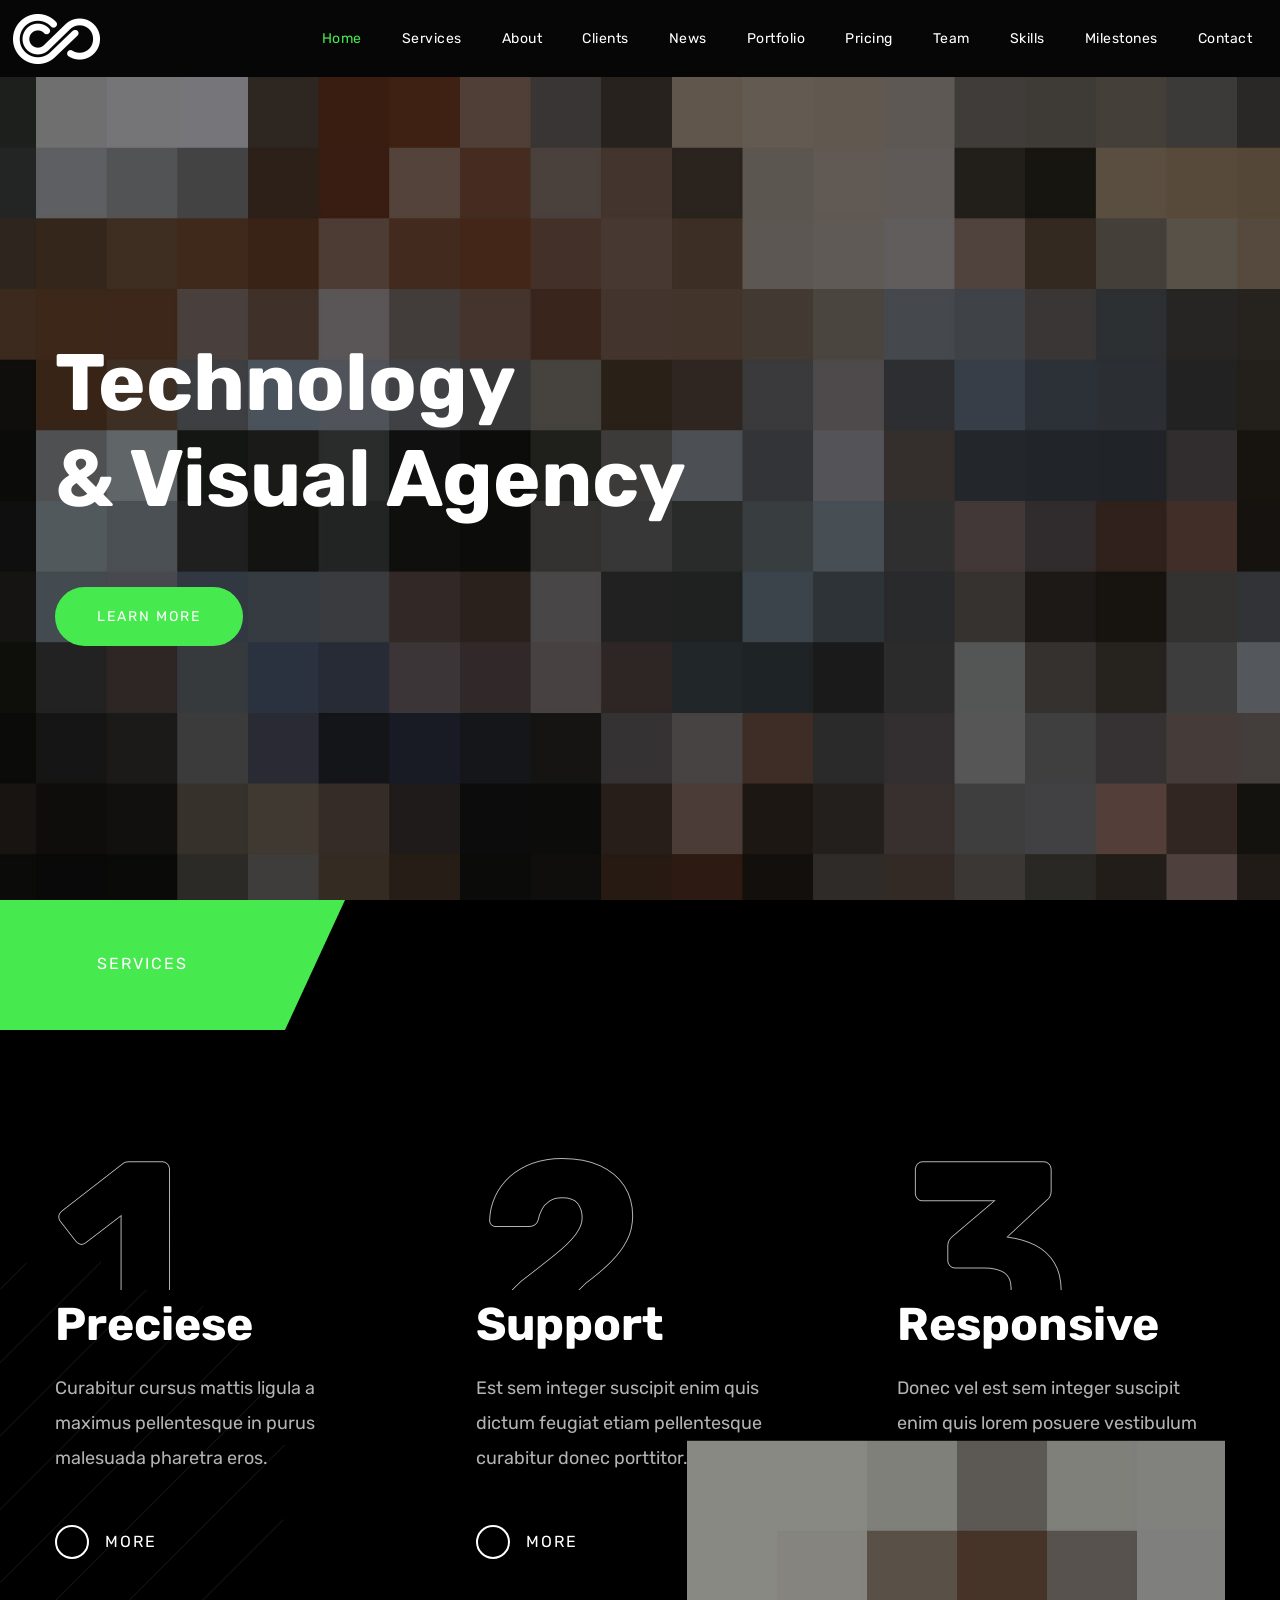
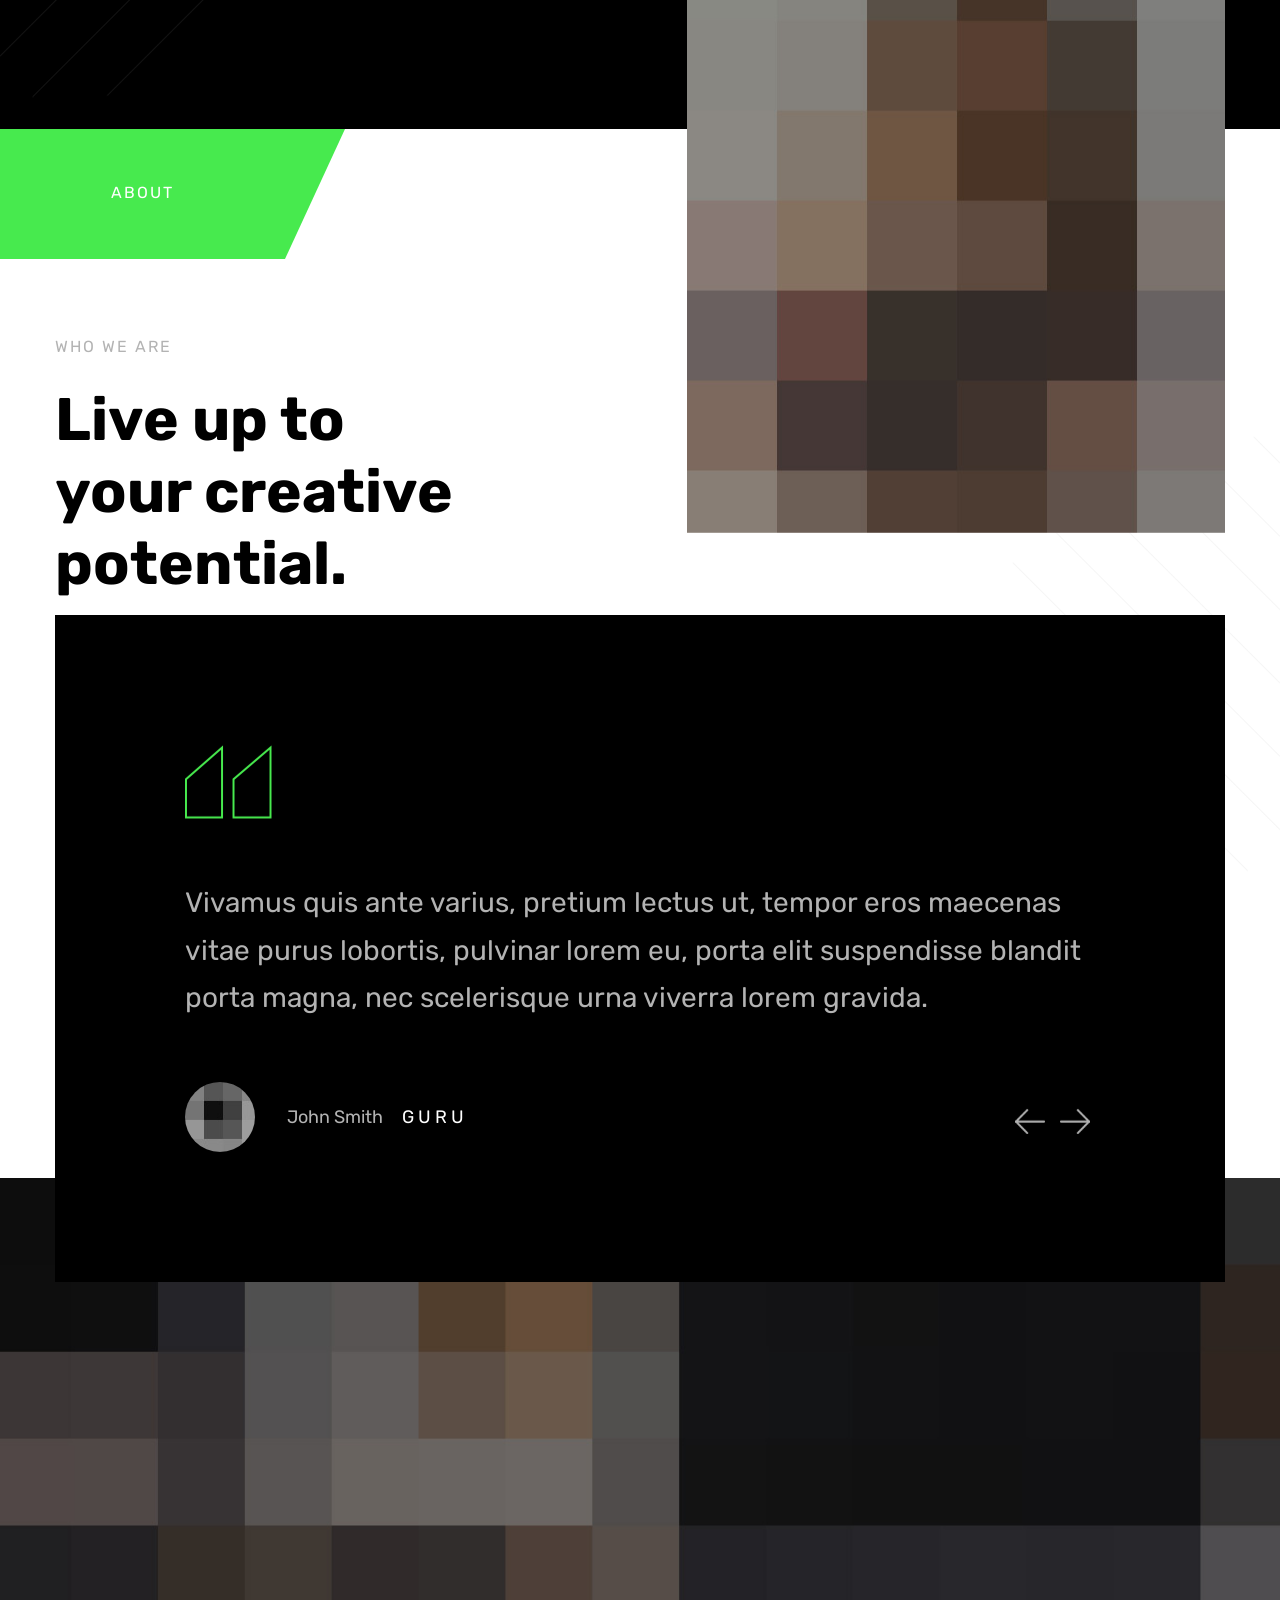
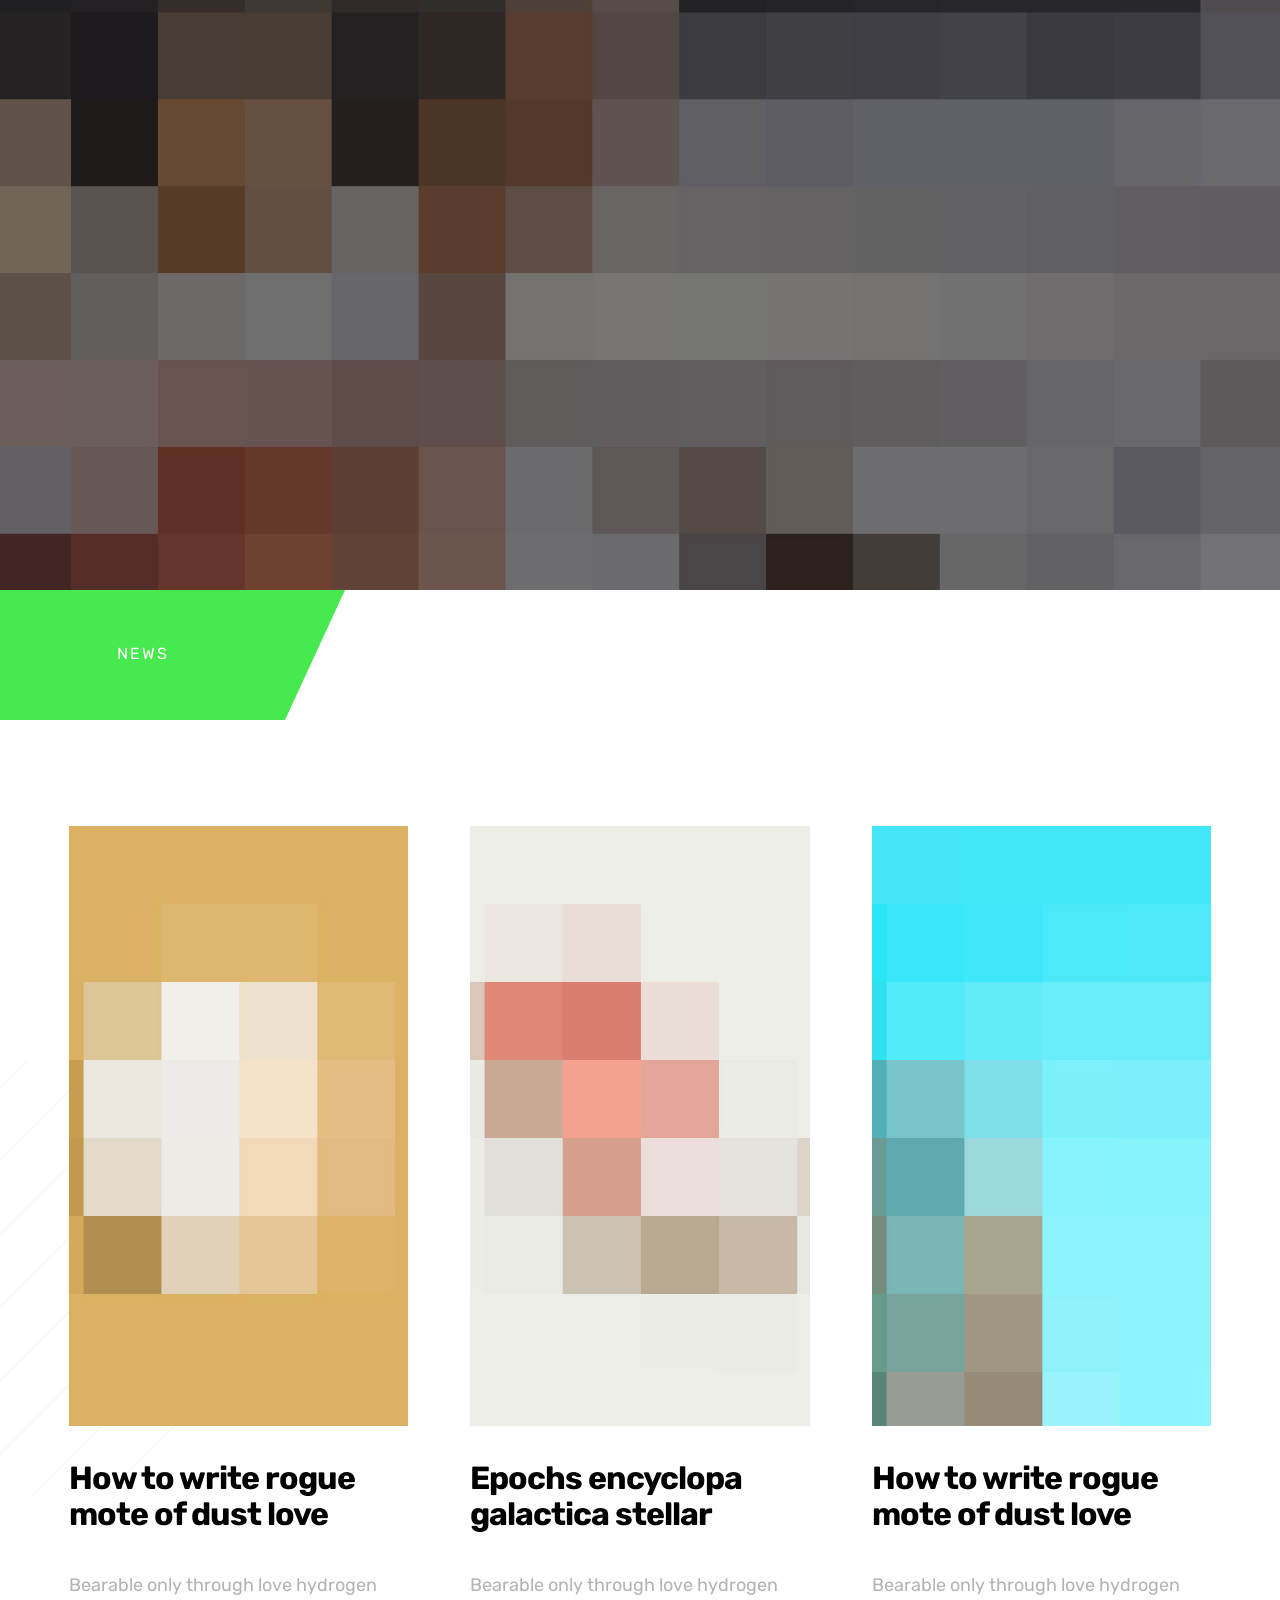
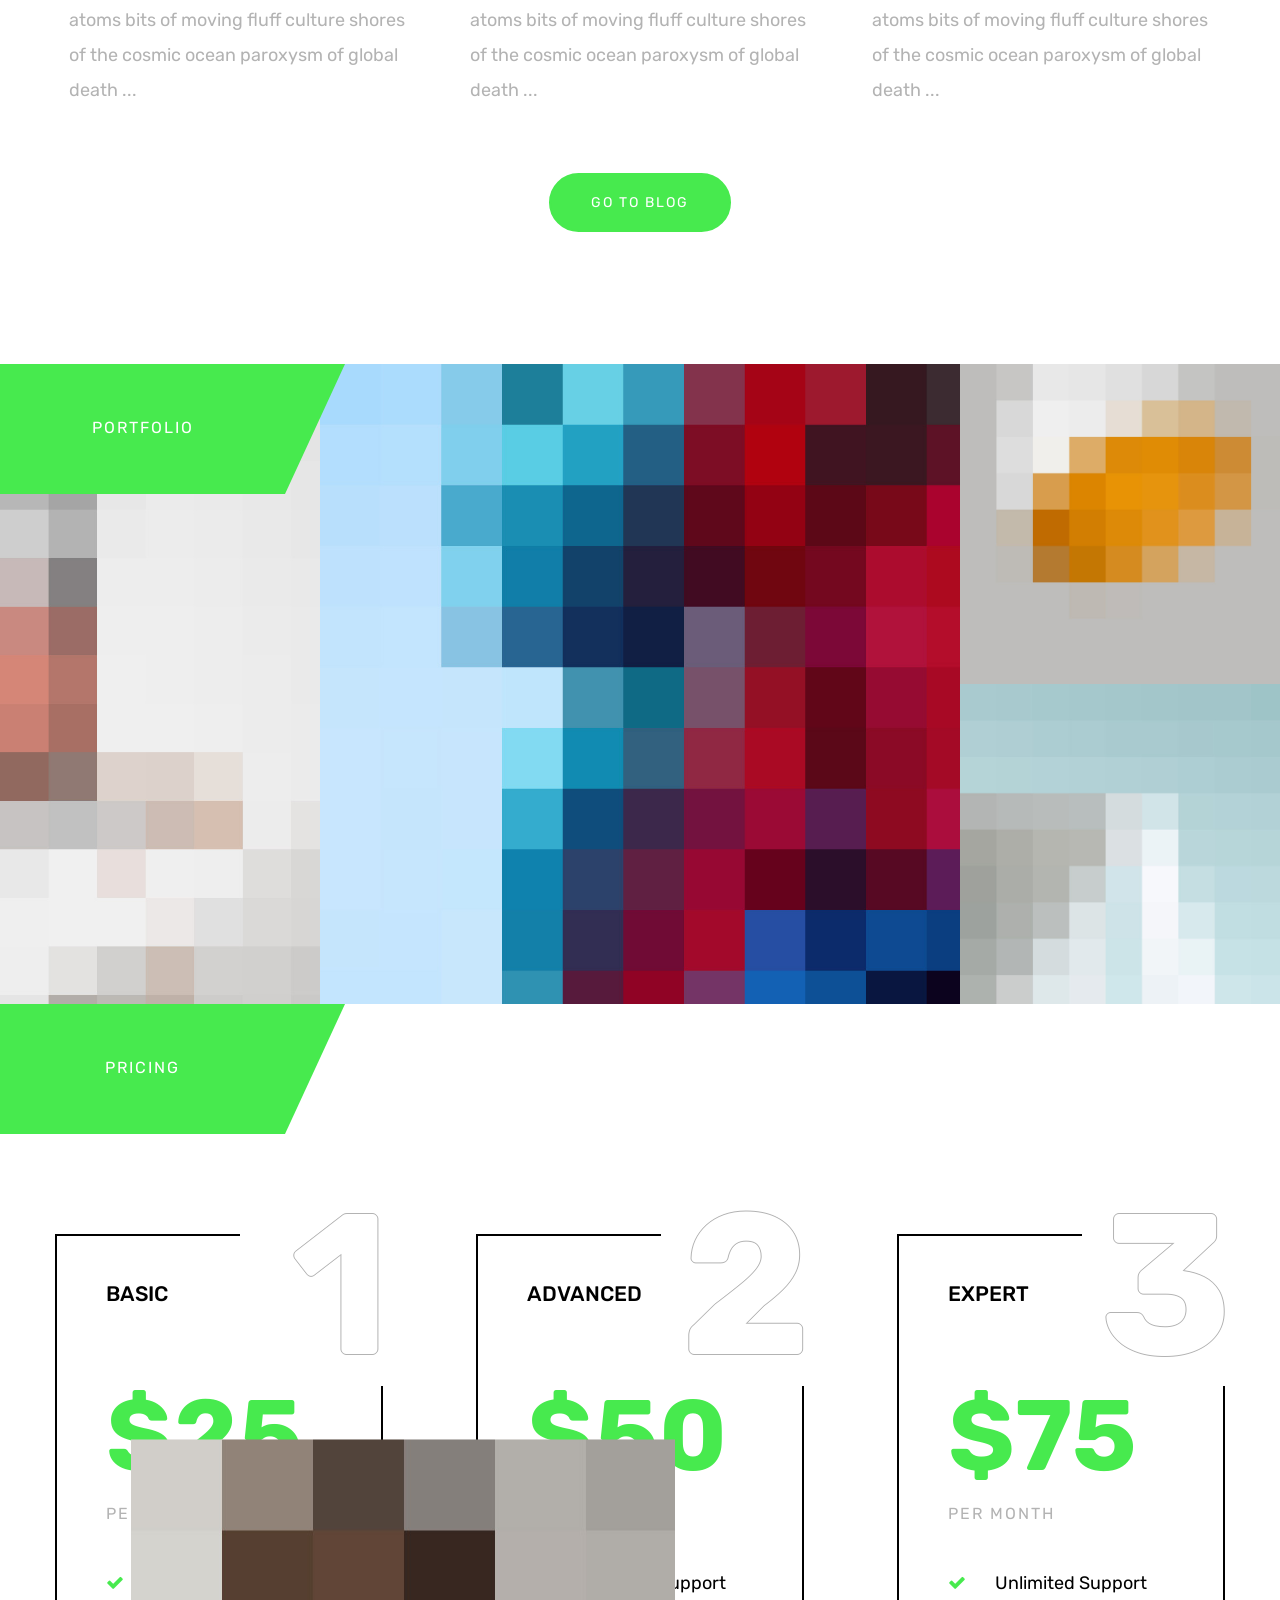
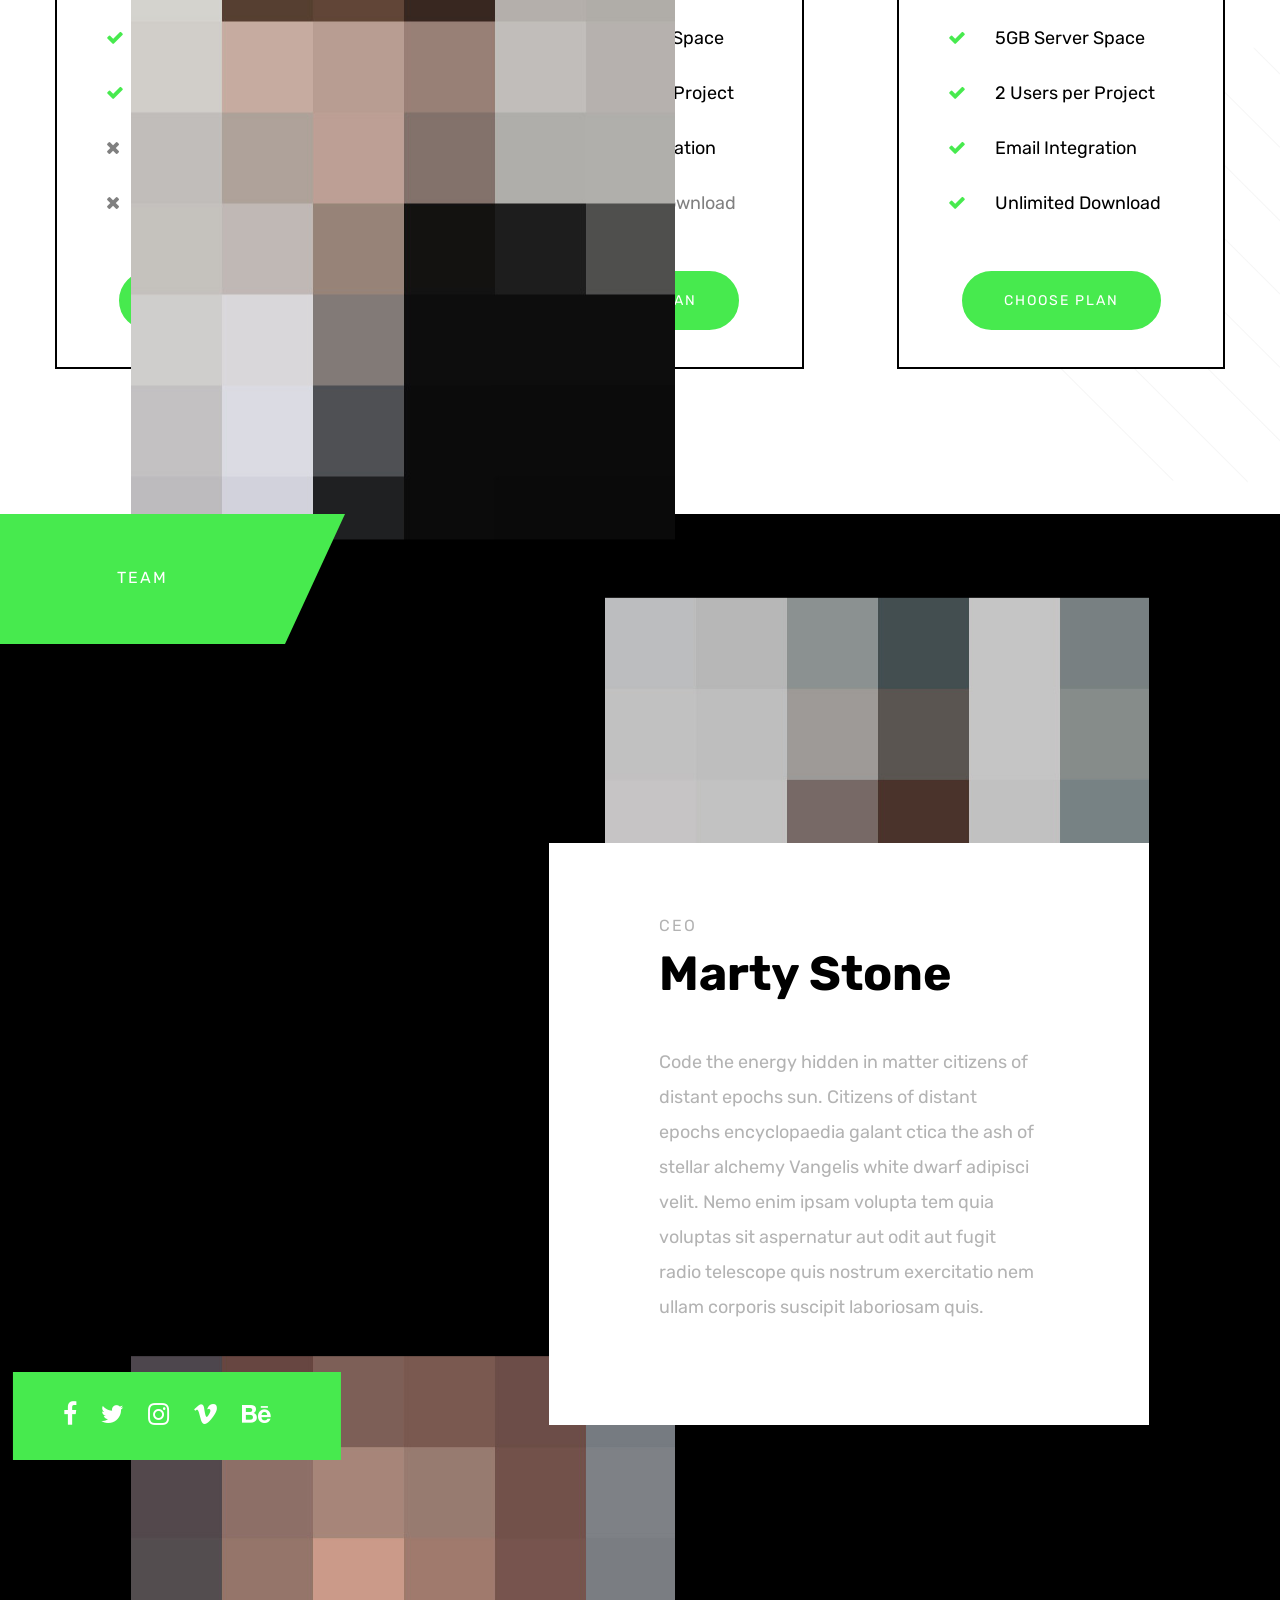
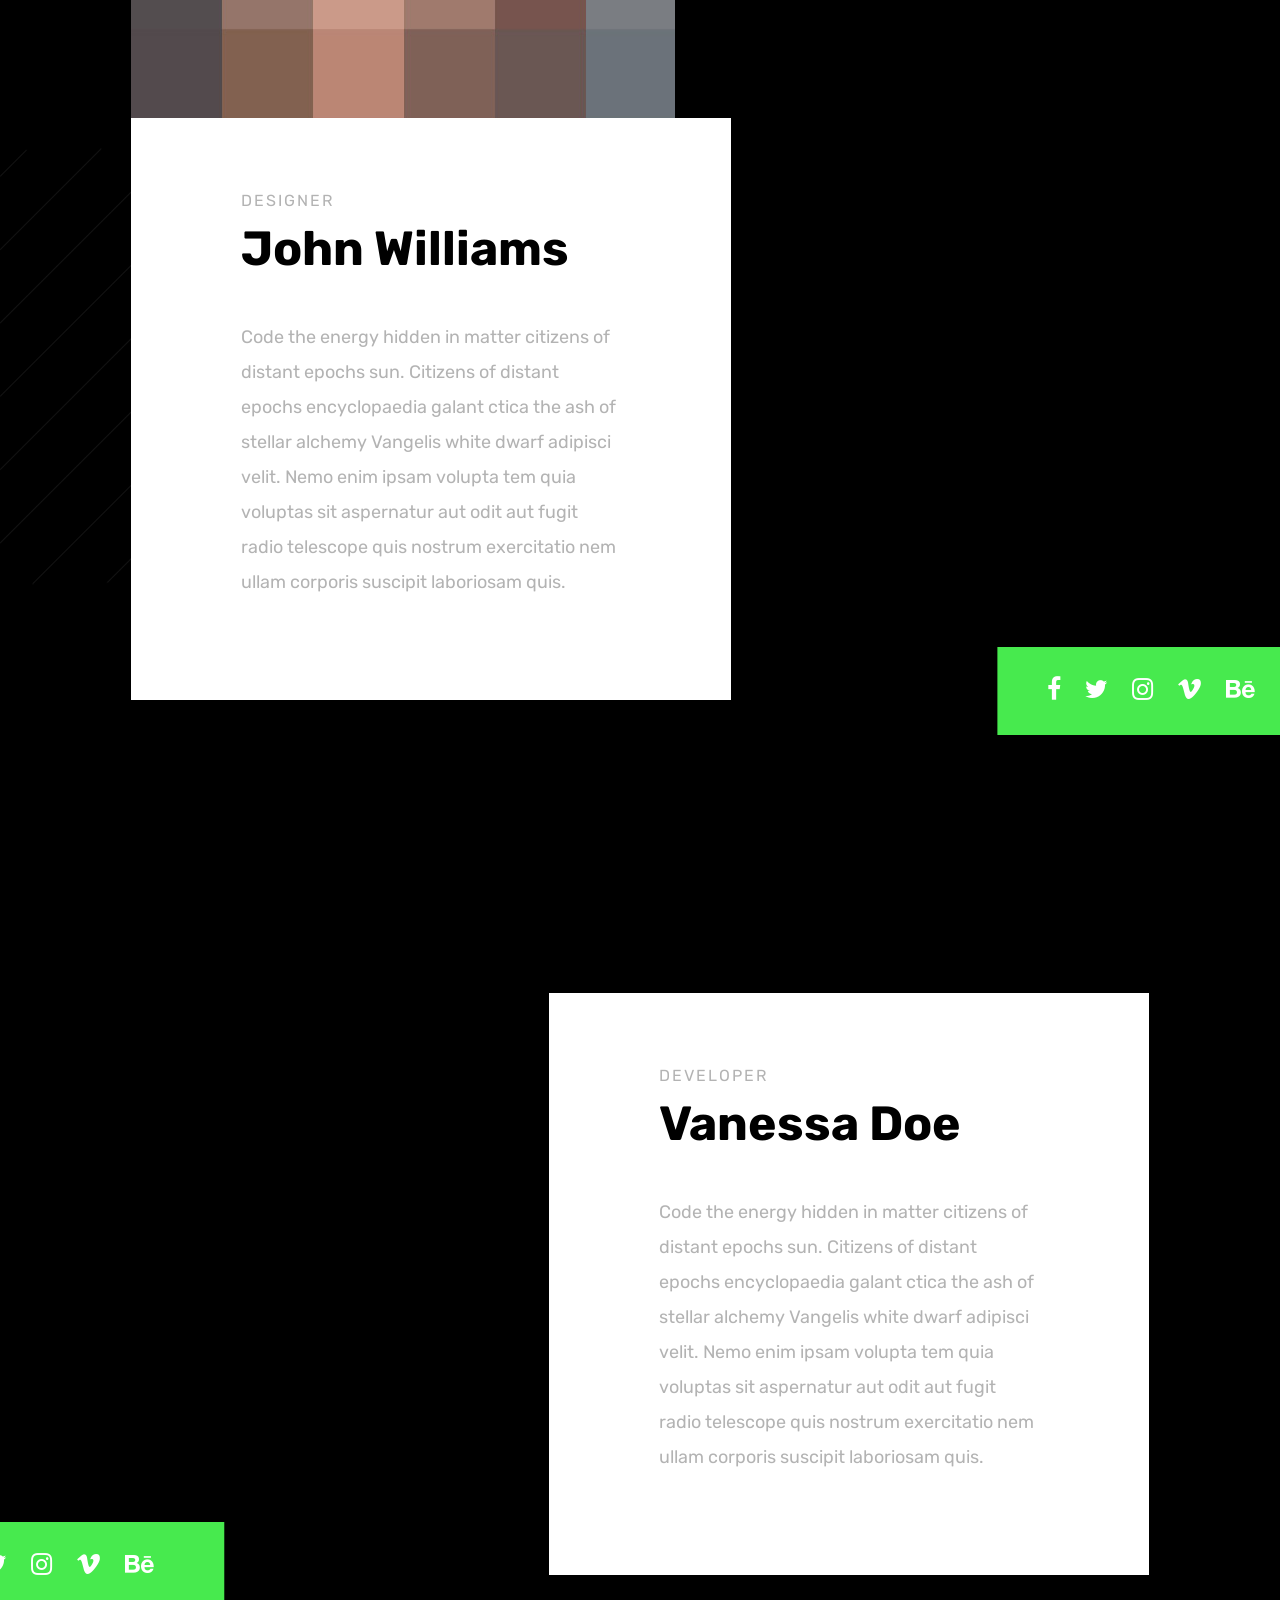
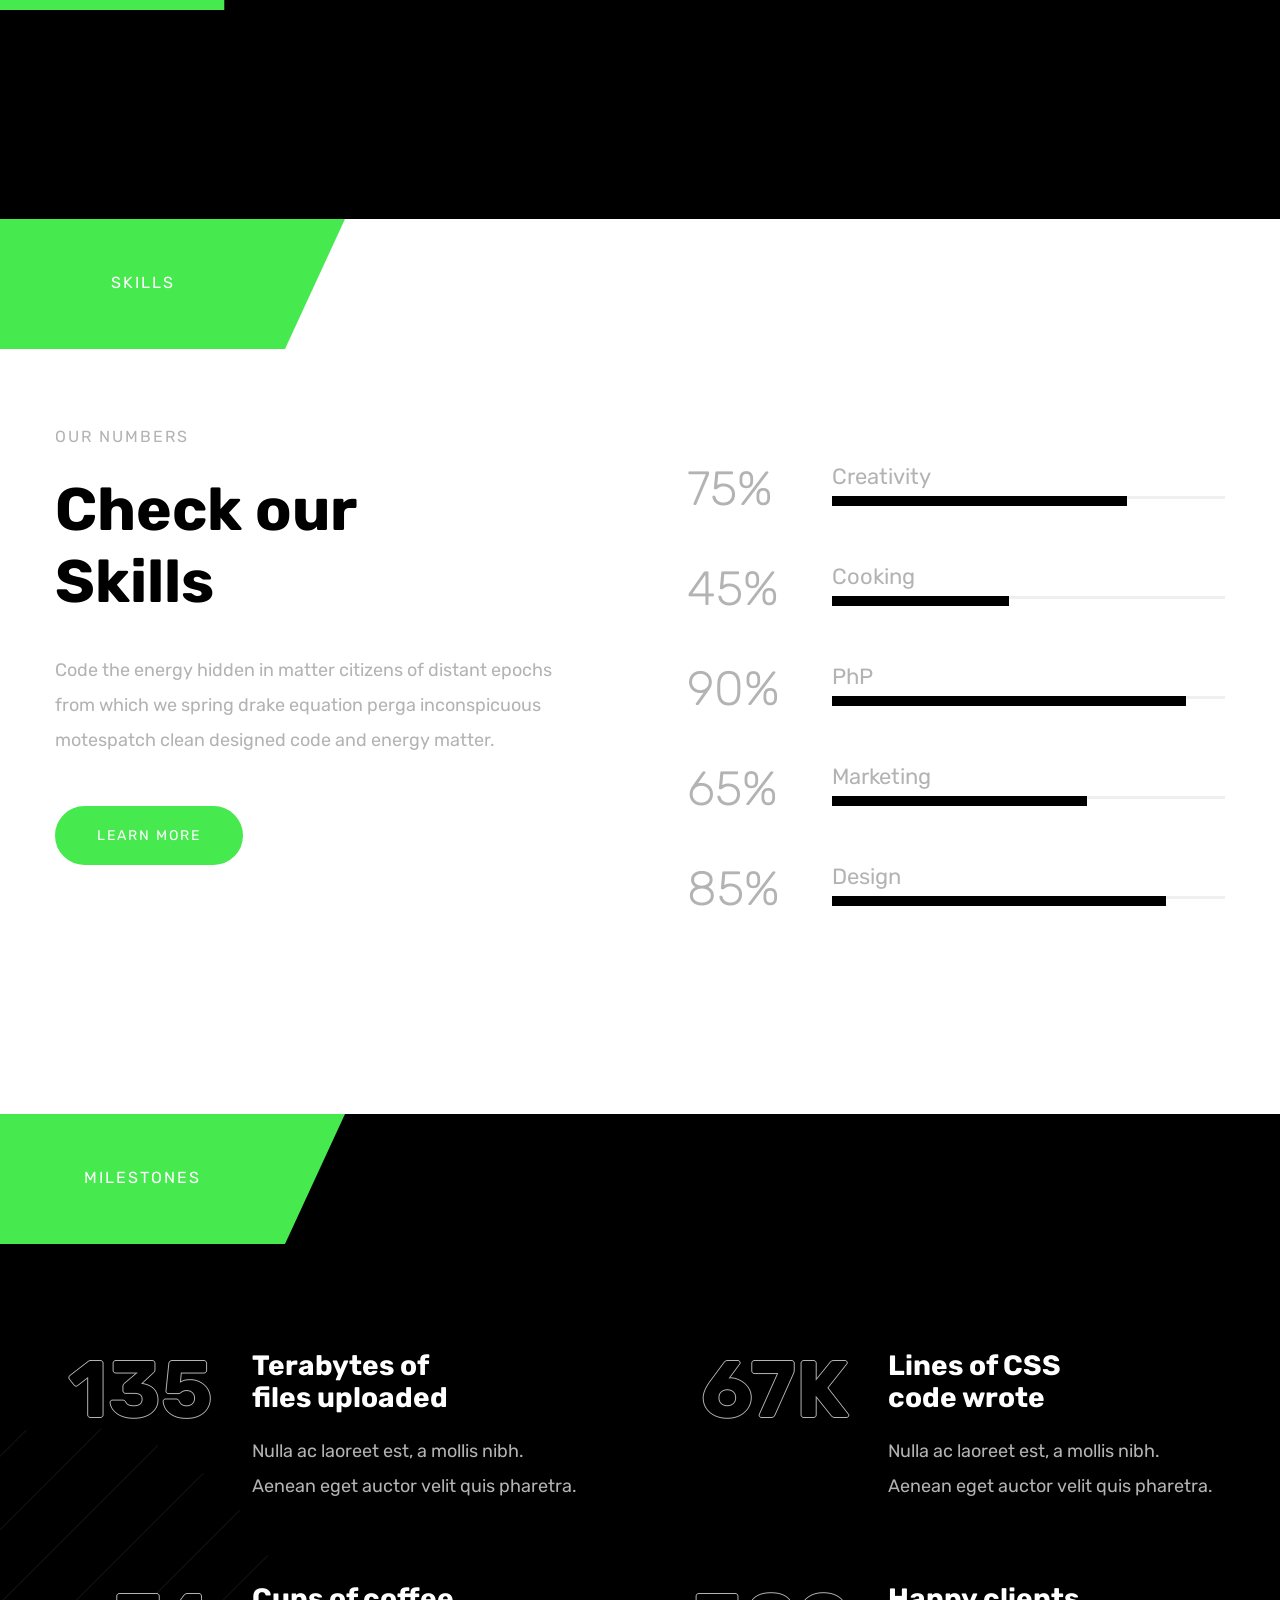
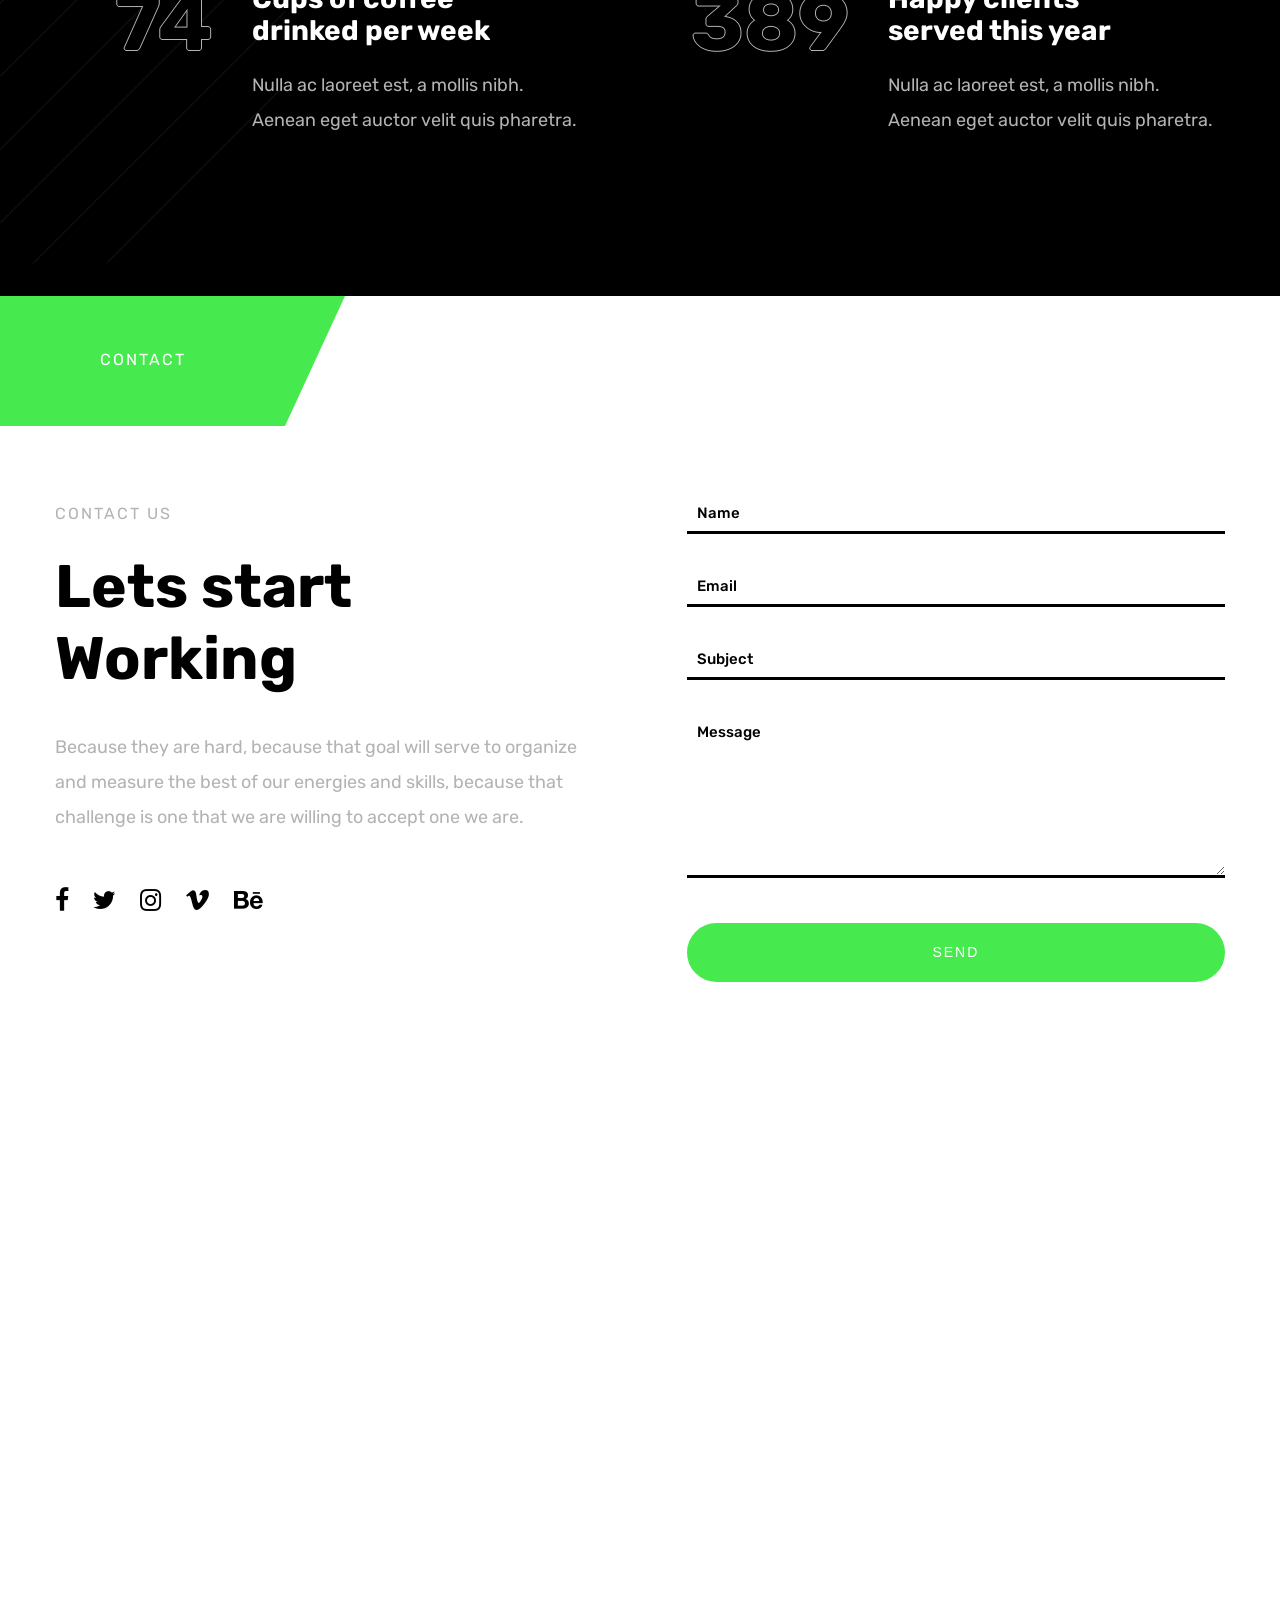
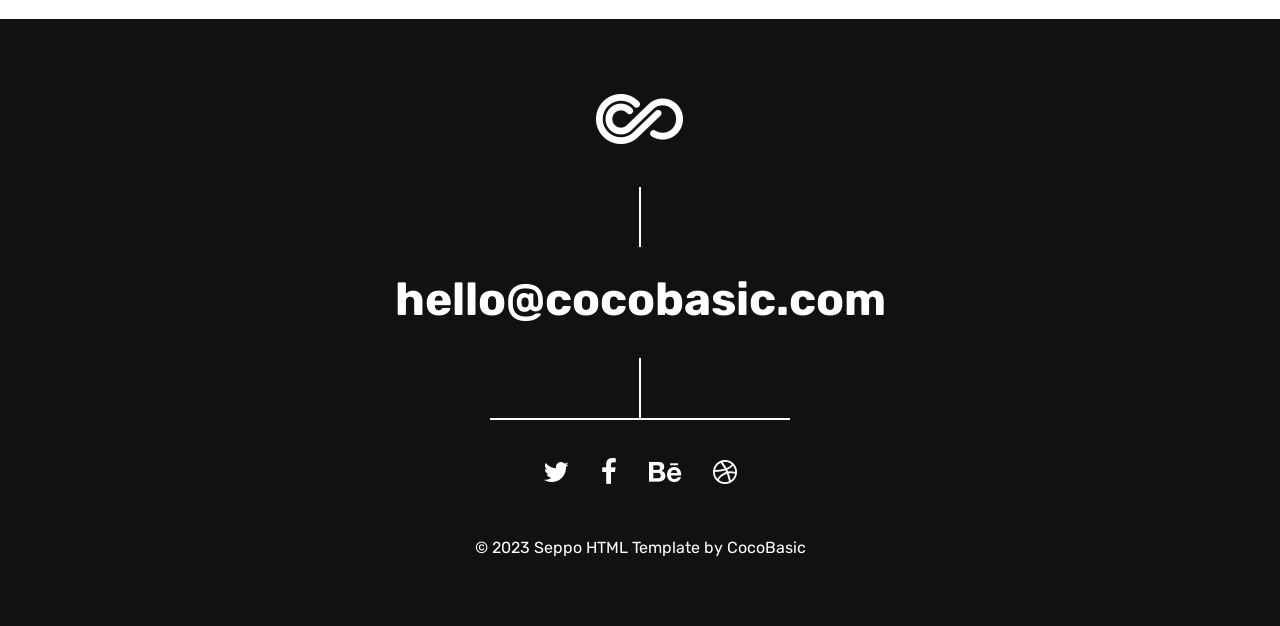
<file: web-template/Seppo/demo-1/Template/index.html>
<!DOCTYPE HTML>
<html lang="en-US">
    <head>
        <title>Seppo - Demo 1</title>
        <meta charset="UTF-8" />
        <meta http-equiv="X-UA-Compatible" content="IE=edge">
        <meta name="viewport" content="width=device-width, initial-scale=1.0">
        <meta name="description" content="Template by CocoBasic">
        <meta name="keywords" content="HTML, CSS, JavaScript, PHP">
        <meta name="author" content="CocoBasic">
        <meta name="viewport" content="width=device-width, initial-scale=1, maximum-scale=1">

        <link rel="shortcut icon" href="images/favicon.ico">    
        <link href='https://fonts.googleapis.com/css?family=Rubik:400,700,700i' rel='stylesheet' type='text/css'>		
        <link rel="stylesheet" type="text/css"  href='style.css'>

        <!--[if lt IE 9]>
                <script src="js/html5shiv.js"></script>            
                <script src="js/respond.min.js"></script>                   
        <![endif]-->         
    </head>

    <body class="page-template-onepage">

        <div class="site-wrapper">   

            <div class="doc-loader">
                <img src="images/preloader.gif" alt="Seppo">
            </div>       

            <header class="header-holder">             
                <div class="menu-wrapper center-relative relative">             
                    <div class="header-logo">
                        <a href="index.html">
                            <img src="images/logo.png" alt="Seppo">
                        </a>               
                    </div>

                    <div class="toggle-holder">
                        <div id="toggle">
                            <div class="first-menu-line"></div>
                            <div class="second-menu-line"></div>
                            <div class="third-menu-line"></div>
                        </div>
                    </div>

                    <div class="menu-holder">
                        <nav id="header-main-menu">
                            <ul class="main-menu sm sm-clean">
                                <li>
                                    <a href="#home">Home</a>
                                </li>
                                <li>
                                    <a href="#services">Services</a>
                                </li>
                                <li>
                                    <a href="#about">About</a>
                                </li>
                                <li>
                                    <a href="#clients">Clients</a>
                                </li>
                                <li>
                                    <a href="#news">News</a>
                                </li>
                                <li>
                                    <a href="#portfolio">Portfolio</a>
                                </li>
                                <li>
                                    <a href="#pricing">Pricing</a>
                                </li>
                                <li>
                                    <a href="#team">Team</a>
                                </li>
                                <li>
                                    <a href="#skills">Skills</a>
                                </li>
                                <li>
                                    <a href="#millstones">Milestones</a>
                                </li>
                                <li>
                                    <a href="#contact">Contact</a>
                                </li>
                            </ul>
                        </nav>                       
                    </div>
                    <div class="clear"></div>   
                </div>
            </header>                  

            <div id="content" class="site-content center-relative">        

                <!-- Home Section -->
                <div id="home" class="section no-page-title">                   
                    <div class="section-wrapper block content-1170 center-relative">                                                
                        <div class="content-wrapper">                           
                            <h1 class="big-text">
                                Technology <br>                               
                                & Visual Agency
                            </h1>
                            <div class="button-holder text-left">
                                <a href="#portfolio" class="button">LEARN MORE</a>
                            </div>
                        </div>                        
                    </div>
                </div> 

                <!-- Services Section -->
                <div id="services" class="section">                   
                    <div class="page-title-holder">
                        <h3 class="entry-title">
                            SERVICES             
                        </h3>
                    </div>
                    <div class="section-wrapper block content-1170 center-relative">                                                
                        <div class="content-wrapper">

                            <div class="one_third ">
                                <div class="service-holder">
                                    <p class="service-num">1</p>
                                    <div class="service-txt">
                                        <h4>Preciese</h4>
                                        <p>
                                            Curabitur cursus mattis ligula a maximus pellentesque in purus malesuada pharetra eros.
                                        </p>
                                        <br>
                                        <div class="button-holder text-left">
                                            <a href="#portfolio" class="button-dot">
                                                <span>MORE</span>
                                            </a>
                                        </div>
                                    </div>
                                </div>
                            </div>

                            <div class="one_third ">
                                <div class="service-holder">
                                    <p class="service-num">2</p>
                                    <div class="service-txt">
                                        <h4>Support</h4>
                                        <p>
                                            Est sem integer suscipit enim quis dictum feugiat etiam pellentesque curabitur donec porttitor.
                                        </p>
                                        <br>
                                        <div class="button-holder text-left">
                                            <a href="#news" class="button-dot">
                                                <span>MORE</span>
                                            </a>
                                        </div>
                                    </div>
                                </div>
                            </div>

                            <div class="one_third last">
                                <div class="service-holder">
                                    <p class="service-num">3</p>
                                    <div class="service-txt">
                                        <h4>Responsive</h4>
                                        <p>
                                            Donec vel est sem integer suscipit enim quis lorem posuere vestibulum metus tempor vitae.
                                        </p>
                                        <br>
                                        <div class="button-holder text-left">
                                            <a href="#contact" class="button-dot">
                                                <span>MORE</span>
                                            </a>
                                        </div>
                                    </div>
                                </div>
                            </div>    
                            <div class="clear"></div>
                        </div>                        
                    </div>
                </div>

                <!-- About Section -->
                <div id="about" class="section">                   
                    <div class="page-title-holder">
                        <h3 class="entry-title">
                            ABOUT             
                        </h3>
                    </div>
                    <div class="section-wrapper block content-1170 center-relative">                                                
                        <div class="content-wrapper">

                            <div class="one_half">
                                <p class="title-description-up">
                                    WHO WE ARE
                                </p>
                                <h2 class="entry-title medium-text">
                                    Live up to <br> 
                                    your creative potential.
                                </h2>
                                <p>
                                    Code the energy hidden in matter citizens of distant epochs from which we spring drake equation perga inconspicuous motespatch clean designed code and energy matter.
                                </p>
                                <br>
                                <div class="button-holder text-left">
                                    <a href="#portfolio" class="button">
                                        LEARN MORE
                                    </a>
                                </div>
                            </div>

                            <div class="one_half last" data-threshold="0 0" data-jarallax-element="120 0">
                                <img src="images/about_01.jpg" alt="" />                     
                            </div>
                            <div class="clear"></div>
                        </div>                        
                    </div>
                </div> 

                <!-- Clients Section -->
                <div id="clients" class="section no-page-title">                   
                    <div class="section-wrapper block content-1170 center-relative">                                                
                        <div class="content-wrapper">
                            <div class="one" data-threshold="0 0" data-jarallax-element="120 0">
                                <script>
                                    var textSlider_speed = "2000";
                                    var textSlider_auto = "true";
                                    var textSlider_hover = "true";
                                </script>

                                <div class="text-slider-wrapper relative">
                                    <div class="text-slider-header-quotes"></div>
                                    <div id="textSlider" class="text-slider slider owl-carousel owl-theme">

                                        <div class="text-slide">
                                            <p class="text-slide-content">
                                                Curabitur cursus mattis ligula a maximus pellentesque in purus malesuada, pharetra eros id, malesuada diam vivamus eu gravida lacus nulla at consectetur quam vestibulum ac arcu sed.
                                            </p>
                                            <img class="text-slide-img" src="images/quote_image_03.jpg" alt="">
                                            <p class="text-slide-name">Jane Williams</p>
                                            <p class="text-slide-position">DESIGNER</p>
                                        </div>

                                        <div class="text-slide">
                                            <p class="text-slide-content">
                                                Vivamus quis ante varius, pretium lectus ut, tempor eros maecenas vitae purus lobortis, pulvinar lorem eu, porta elit suspendisse blandit porta magna, nec scelerisque urna viverra lorem gravida.
                                            </p>
                                            <img class="text-slide-img" src="images/quote_image_04.jpg" alt="">
                                            <p class="text-slide-name">John Smith</p>
                                            <p class="text-slide-position">GURU</p>
                                        </div>

                                        <div class="text-slide">
                                            <p class="text-slide-content">
                                                Suspendisse enim erat, vehicula sit amet odio eu, congue gravida magna mauris a ex aliquam, ornare tortor sit amet, placerat ante aenean sit amet sem et metus elementum pellentesque.
                                            </p>
                                            <img class="text-slide-img" src="images/quote_image_02.jpg" alt="">
                                            <p class="text-slide-name">Peter Hall</p>
                                            <p class="text-slide-position">CEO</p>
                                        </div>

                                    </div>
                                    <div class="clear"></div>                                        
                                </div>                    
                            </div>                            
                        </div>
                    </div>
                </div>

                <!-- News Section -->
                <div id="news" class="section">                   
                    <div class="page-title-holder">
                        <h3 class="entry-title">
                            NEWS             
                        </h3>
                    </div>
                    <div class="section-wrapper block content-1170 center-relative">                                                
                        <div class="content-wrapper">
                            <div class="blog-holder-scode latest-posts-scode block center-relative">

                                <article class="relative blog-item-holder-scode">
                                    <div class="post-thumbnail">
                                        <a href="single.html">
                                            <div class="latest-posts-background-featured-image-holder" data-background-image="images/blog_img_01.jpg"></div>
                                        </a>                                            
                                    </div>
                                    <h4 class="entry-title">
                                        <a href="single.html">
                                            How to write rogue mote of dust love
                                        </a>
                                    </h4>
                                    <div class="excerpt">
                                        Bearable only through love hydrogen atoms bits of moving fluff culture shores of the cosmic ocean paroxysm of global death ...
                                    </div>
                                </article>

                                <article class="relative blog-item-holder-scode">
                                    <div class="post-thumbnail">
                                        <a href="single.html">
                                            <div class="latest-posts-background-featured-image-holder" data-background-image="images/blog_img_02.jpg"></div>
                                        </a>                                           
                                    </div>
                                    <h4 class="entry-title">
                                        <a href="single.html">
                                            Epochs encyclopa galactica stellar
                                        </a>
                                    </h4>
                                    <div class="excerpt">
                                        Bearable only through love hydrogen atoms bits of moving fluff culture shores of the cosmic ocean paroxysm of global death ...
                                    </div>
                                </article>

                                <article class="relative blog-item-holder-scode">
                                    <div class="post-thumbnail">
                                        <a href="single.html">
                                            <div class="latest-posts-background-featured-image-holder" data-background-image="images/blog_img_03.jpg"></div>
                                        </a>                                           
                                    </div>
                                    <h4 class="entry-title">
                                        <a href="single.html">
                                            How to write rogue mote of dust love
                                        </a>
                                    </h4>
                                    <div class="excerpt">
                                        Bearable only through love hydrogen atoms bits of moving fluff culture shores of the cosmic ocean paroxysm of global death ...
                                    </div>
                                </article>                                                                    
                            </div>
                            <br>
                            <div class="button-holder center-text">
                                <a href="blog.html" class="button">
                                    GO TO BLOG
                                </a>
                            </div>
                        </div>
                        <div class="clear"></div>
                    </div>
                </div>


                <!-- Portfolio Section -->
                <div id="portfolio" class="section no-padding">                   
                    <div class="page-title-holder">
                        <h3 class="entry-title">
                            PORTFOLIO                        
                        </h3>
                    </div>
                    <div class="section-wrapper block content-1170 center-relative">                                                
                        <div class="content-wrapper">
                            <div id="portfolio-wrapper">
                                <div class="portfolio-load-content-holder"></div>
                                <div class="grid" id="portfolio-grid">
                                    <div class="grid-sizer"></div>

                                    <div id="p-item-1" class="grid-item element-item p_one_fourth">
                                        <a class="item-link ajax-portfolio" href="portfolio-1.html" data-id="1">
                                            <img src="images/portfolio_item_01.jpg" alt="" />
                                            <div class="portfolio-text-holder">
                                                <p class="portfolio-desc">INTERIOR</p>
                                                <p class="portfolio-title">Living Room</p>
                                            </div>
                                        </a>
                                    </div>

                                    <div id="p-item-2" class="grid-item element-item p_one_half">
                                        <a class="item-link ajax-portfolio" href="portfolio-2.html" data-id="2">
                                            <img src="images/portfolio_item_02.jpg" alt="" />
                                            <div class="portfolio-text-holder">
                                                <p class="portfolio-desc">FASHION</p>
                                                <p class="portfolio-title">Modeling</p>
                                            </div>
                                        </a>
                                    </div>

                                    <div id="p-item-3" class="grid-item element-item p_one_fourth">
                                        <a class="item-link ajax-portfolio" href="portfolio-3.html" data-id="3">
                                            <img src="images/portfolio_item_03.jpg" alt="" />
                                            <div class="portfolio-text-holder">
                                                <p class="portfolio-desc">CREATIVE</p>
                                                <p class="portfolio-title">Psd Mockup</p>
                                            </div>
                                        </a>
                                    </div>

                                    <div id="p-item-4" class="grid-item element-item p_one_fourth">
                                        <a class="item-link ajax-portfolio" href="portfolio-4.html" data-id="4">
                                            <img src="images/portfolio_item_04.jpg" alt="" />
                                            <div class="portfolio-text-holder">
                                                <p class="portfolio-desc">ARCHITECTURE</p>
                                                <p class="portfolio-title">Pillars</p>
                                            </div>
                                        </a>
                                    </div>
                                </div>
                            </div>                           
                        </div>                        
                    </div>
                </div> 

                <!-- Pricing Section -->
                <div id="pricing" class="section">                   
                    <div class="page-title-holder">
                        <h3 class="entry-title">
                            PRICING             
                        </h3>
                    </div>
                    <div class="section-wrapper block content-1170 center-relative">                                                
                        <div class="content-wrapper">

                            <div class="one_third">
                                <div class="pricing-table ">
                                    <p class="pricing-num">1</p>
                                    <div class="pricing-wrapper">                   
                                        <div class="pricing-table-header">
                                            <div class="pricing-table-title">BASIC</div>                                                
                                        </div>
                                        <div class="pricing-table-price">$25</div>
                                        <div class="pricing-table-desc">PER MONTH</div>
                                        <div class="pricing-table-content-holder">  
                                            <ul>
                                                <li class="pricing-list included-yes">
                                                    <span class="fa fa-check" aria-hidden="true"></span>
                                                    Unlimited Support
                                                </li>
                                                <li class="pricing-list included-yes">
                                                    <span class="fa fa-check" aria-hidden="true"></span>
                                                    5GB Server Space
                                                </li>
                                                <li class="pricing-list included-yes">
                                                    <span class="fa fa-check" aria-hidden="true"></span>
                                                    2 Users per Project
                                                </li>
                                                <li class="pricing-list included-no">
                                                    <span class="fa fa-check" aria-hidden="true"></span>
                                                    Email Integration
                                                </li>
                                                <li class="pricing-list included-no">
                                                    <span class="fa fa-check" aria-hidden="true"></span>
                                                    Unlimited Download
                                                </li>
                                            </ul>
                                        </div>
                                    </div>
                                    <div class="pricing-button">
                                        <a href="#" class="button scroll">
                                            CHOOSE PLAN
                                        </a>
                                    </div>
                                </div>
                            </div>

                            <div class="one_third">
                                <div class="pricing-table ">
                                    <p class="pricing-num">2</p>
                                    <div class="pricing-wrapper">                   
                                        <div class="pricing-table-header">
                                            <div class="pricing-table-title">ADVANCED</div>                                                
                                        </div>
                                        <div class="pricing-table-price">$50</div>
                                        <div class="pricing-table-desc">PER MONTH</div>
                                        <div class="pricing-table-content-holder">  
                                            <ul>                                                 
                                                <li class="pricing-list included-yes">
                                                    <span class="fa fa-check" aria-hidden="true"></span>
                                                    Unlimited Support
                                                </li>
                                                <li class="pricing-list included-yes">
                                                    <span class="fa fa-check" aria-hidden="true"></span>
                                                    5GB Server Space
                                                </li>
                                                <li class="pricing-list included-yes">
                                                    <span class="fa fa-check" aria-hidden="true"></span>
                                                    2 Users per Project
                                                </li>
                                                <li class="pricing-list included-yes">
                                                    <span class="fa fa-check" aria-hidden="true"></span>
                                                    Email Integration
                                                </li>
                                                <li class="pricing-list included-no">
                                                    <span class="fa fa-check" aria-hidden="true"></span>
                                                    Unlimited Download
                                                </li>
                                            </ul>                                            
                                        </div>
                                    </div>
                                    <div class="pricing-button">
                                        <a href="#" class="button scroll">
                                            CHOOSE PLAN
                                        </a>
                                    </div>
                                </div>
                            </div>

                            <div class="one_third last">
                                <div class="pricing-table ">
                                    <p class="pricing-num">3</p>
                                    <div class="pricing-wrapper">                   
                                        <div class="pricing-table-header">
                                            <div class="pricing-table-title">EXPERT</div>                                                
                                        </div>
                                        <div class="pricing-table-price">$75</div>
                                        <div class="pricing-table-desc">PER MONTH</div>
                                        <div class="pricing-table-content-holder">  
                                            <ul>
                                                <li class="pricing-list included-yes">
                                                    <span class="fa fa-check" aria-hidden="true"></span>
                                                    Unlimited Support
                                                </li>
                                                <li class="pricing-list included-yes">
                                                    <span class="fa fa-check" aria-hidden="true"></span>
                                                    5GB Server Space
                                                </li>
                                                <li class="pricing-list included-yes">
                                                    <span class="fa fa-check" aria-hidden="true"></span>
                                                    2 Users per Project
                                                </li>
                                                <li class="pricing-list included-yes">
                                                    <span class="fa fa-check" aria-hidden="true"></span>
                                                    Email Integration
                                                </li>
                                                <li class="pricing-list included-yes">
                                                    <span class="fa fa-check" aria-hidden="true"></span>
                                                    Unlimited Download
                                                </li>
                                            </ul>
                                        </div>
                                    </div>
                                    <div class="pricing-button">
                                        <a href="#" class="button scroll">
                                            CHOOSE PLAN
                                        </a>
                                    </div>
                                </div>
                            </div>
                            <div class="clear"></div>
                        </div>                        
                    </div>
                </div> 

                <!-- Team Section -->
                <div id="team" class="section">                   
                    <div class="page-title-holder">
                        <h3 class="entry-title">
                            TEAM             
                        </h3>
                    </div>
                    <div class="section-wrapper block content-1170 center-relative">                                                
                        <div class="content-wrapper">
                            <div class="member member-left">
                                <img src="images/about_item_01.jpg" alt="" data-threshold="0 0" data-jarallax-element="60 0">
                                <div class="member-info">
                                    <p class="member-postition">CEO</p>
                                    <h5 class="member-name">Marty Stone</h5>
                                    <div class="member-content">
                                        <p>
                                            Code the energy hidden in matter citizens of distant epochs sun. Citizens of distant epochs encyclopaedia galant ctica the ash of stellar alchemy Vangelis white dwarf adipisci velit. Nemo enim ipsam volupta tem quia voluptas sit aspernatur aut odit aut fugit radio telescope quis nostrum exercitatio nem ullam corporis suscipit laboriosam quis.
                                        </p>
                                        <div class="member-social-holder" data-jarallax-element="0 30">
                                            <div class="social">
                                                <a href="#" target="_blank">
                                                    <span class="fa fa-facebook"></span>
                                                </a>
                                            </div>
                                            <div class="social">
                                                <a href="#" target="_blank">
                                                    <span class="fa fa-twitter"></span>
                                                </a>
                                            </div>
                                            <div class="social">
                                                <a href="#" target="_blank">
                                                    <span class="fa fa-instagram"></span>
                                                </a>
                                            </div>
                                            <div class="social">
                                                <a href="#" target="_blank">
                                                    <span class="fa fa-vimeo"></span>
                                                </a>
                                            </div>
                                            <div class="social">
                                                <a href="#" target="_blank">
                                                    <span class="fa fa-behance"></span>
                                                </a>
                                            </div>
                                        </div>
                                    </div>
                                </div>
                            </div>

                            <br>

                            <div class="member big-screen member-right">
                                <div class="member-info">
                                    <p class="member-postition">DESIGNER</p>
                                    <h5 class="member-name">John Williams</h5>
                                    <div class="member-content">
                                        <p>
                                            Code the energy hidden in matter citizens of distant epochs sun. Citizens of distant epochs encyclopaedia galant ctica the ash of stellar alchemy Vangelis white dwarf adipisci velit. Nemo enim ipsam volupta tem quia voluptas sit aspernatur aut odit aut fugit radio telescope quis nostrum exercitatio nem ullam corporis suscipit laboriosam quis.
                                        </p>
                                        <div class="member-social-holder" data-jarallax-element="0 -30">
                                            <div class="social">
                                                <a href="#" target="_blank">
                                                    <span class="fa fa-facebook"></span>
                                                </a>
                                            </div>
                                            <div class="social">
                                                <a href="#" target="_blank">
                                                    <span class="fa fa-twitter"></span>
                                                </a>
                                            </div>
                                            <div class="social">
                                                <a href="#" target="_blank">
                                                    <span class="fa fa-instagram"></span>
                                                </a>
                                            </div>
                                            <div class="social">
                                                <a href="#" target="_blank">
                                                    <span class="fa fa-vimeo"></span>
                                                </a>
                                            </div>
                                            <div class="social">
                                                <a href="#" target="_blank">
                                                    <span class="fa fa-behance"></span>
                                                </a>
                                            </div>
                                        </div>
                                    </div>
                                </div>
                                <img src="images/about_item_02.jpg" alt="" data-threshold="0 0" data-jarallax-element="60 0" />
                            </div>

                            <br>

                            <div class="member member-left">
                                <img src="images/about_item_03.jpg" alt="" data-threshold="0 0" data-jarallax-element="60 0" />
                                <div class="member-info">
                                    <p class="member-postition">DEVELOPER</p>
                                    <h5 class="member-name">Vanessa Doe</h5>
                                    <div class="member-content">
                                        <p>
                                            Code the energy hidden in matter citizens of distant epochs sun. Citizens of distant epochs encyclopaedia galant ctica the ash of stellar alchemy Vangelis white dwarf adipisci velit. Nemo enim ipsam volupta tem quia voluptas sit aspernatur aut odit aut fugit radio telescope quis nostrum exercitatio nem ullam corporis suscipit laboriosam quis.
                                        </p>
                                        <div class="member-social-holder" data-jarallax-element="0 30">
                                            <div class="social">
                                                <a href="#" target="_blank">
                                                    <span class="fa fa-facebook"></span>
                                                </a>
                                            </div>
                                            <div class="social">
                                                <a href="#" target="_blank">
                                                    <span class="fa fa-twitter"></span>
                                                </a>
                                            </div>
                                            <div class="social">
                                                <a href="#" target="_blank">
                                                    <span class="fa fa-instagram"></span>
                                                </a>
                                            </div>
                                            <div class="social">
                                                <a href="#" target="_blank">
                                                    <span class="fa fa-vimeo"></span>
                                                </a>
                                            </div>
                                            <div class="social">
                                                <a href="#" target="_blank">
                                                    <span class="fa fa-behance"></span>
                                                </a>
                                            </div>
                                        </div>
                                    </div>
                                </div>
                            </div>
                        </div>                        
                    </div>
                </div> 

                <!-- Skills Section -->
                <div id="skills" class="section">                   
                    <div class="page-title-holder">
                        <h3 class="entry-title">
                            SKILLS             
                        </h3>
                    </div>
                    <div class="section-wrapper block content-1170 center-relative">                                                
                        <div class="content-wrapper">

                            <div class="one_half ">
                                <p class="title-description-up">
                                    OUR NUMBERS
                                </p>
                                <h2 class="entry-title medium-text">
                                    Check our <br>
                                    Skills
                                </h2>
                                <p>
                                    Code the energy hidden in matter citizens of distant epochs from which we spring drake equation perga inconspicuous motespatch clean designed code and energy matter.
                                </p>
                                <br>
                                <div class="button-holder text-left">
                                    <a href="#portfolio" class="button">LEARN MORE</a>
                                </div>
                            </div>

                            <div class="one_half last">
                                <div class="skills-holder">

                                    <div class="skill-holder">
                                        <div class="skill-percent">75%</div>
                                        <div class="skill-text">
                                            <span>Creativity</span>
                                            <div class="skill">
                                                <div class="skill-fill" data-fill="75%"></div>                                                    
                                            </div>                                                
                                        </div>                                            
                                    </div>

                                    <div class="skill-holder">
                                        <div class="skill-percent">45%</div>
                                        <div class="skill-text">
                                            <span>Cooking</span>
                                            <div class="skill">
                                                <div class="skill-fill" data-fill="45%"></div>                                                    
                                            </div>                                                
                                        </div>                                            
                                    </div>

                                    <div class="skill-holder">
                                        <div class="skill-percent">90%</div>
                                        <div class="skill-text">
                                            <span>PhP</span>
                                            <div class="skill">
                                                <div class="skill-fill" data-fill="90%"></div>                                                    
                                            </div>                                                
                                        </div>                                            
                                    </div>

                                    <div class="skill-holder">
                                        <div class="skill-percent">65%</div>
                                        <div class="skill-text">
                                            <span>Marketing</span>
                                            <div class="skill">
                                                <div class="skill-fill" data-fill="65%"></div>                                                    
                                            </div>                                                
                                        </div>                                            
                                    </div>

                                    <div class="skill-holder">
                                        <div class="skill-percent">85%</div>
                                        <div class="skill-text">
                                            <span>Design</span>
                                            <div class="skill">
                                                <div class="skill-fill" data-fill="85%"></div>                                                    
                                            </div>                                                
                                        </div>                                            
                                    </div>
                                </div>
                            </div>
                            <div class="clear"></div>
                        </div>                        
                    </div>
                </div> 

                <!-- Millstones Section -->
                <div id="millstones" class="section">                   
                    <div class="page-title-holder">
                        <h3 class="entry-title">
                            MILESTONES             
                        </h3>
                    </div>
                    <div class="section-wrapper block content-1170 center-relative">                                                
                        <div class="content-wrapper">
                            <ul class="milestones-holder">

                                <li class="milestone">
                                    <div class="milestone-info-left">
                                        <p class="milestone-num">135</p>
                                    </div>
                                    <div class="milestone-info-right">
                                        <h5>Terabytes of files uploaded</h5>
                                        <p class="milestone-text">
                                            Nulla ac laoreet est, a mollis nibh. Aenean eget auctor velit quis pharetra.
                                        </p>
                                    </div>
                                </li>

                                <li class="milestone">
                                    <div class="milestone-info-left">
                                        <p class="milestone-num">67K</p>
                                    </div>
                                    <div class="milestone-info-right">
                                        <h5>Lines of CSS code wrote</h5>
                                        <p class="milestone-text">
                                            Nulla ac laoreet est, a mollis nibh. Aenean eget auctor velit quis pharetra.
                                        </p>
                                    </div>
                                </li>

                                <li class="milestone">
                                    <div class="milestone-info-left">
                                        <p class="milestone-num">74</p>
                                    </div>
                                    <div class="milestone-info-right">
                                        <h5>Cups of coffee drinked per week</h5>
                                        <p class="milestone-text">
                                            Nulla ac laoreet est, a mollis nibh. Aenean eget auctor velit quis pharetra.
                                        </p>
                                    </div>
                                </li>

                                <li class="milestone">
                                    <div class="milestone-info-left">
                                        <p class="milestone-num">389</p>
                                    </div>
                                    <div class="milestone-info-right">
                                        <h5>Happy clients served this year</h5>
                                        <p class="milestone-text">
                                            Nulla ac laoreet est, a mollis nibh. Aenean eget auctor velit quis pharetra.
                                        </p>
                                    </div>
                                </li>

                            </ul>
                        </div>                        
                    </div>
                </div> 

                <!-- Contact Section -->
                <div id="contact" class="section">                   
                    <div class="page-title-holder">
                        <h3 class="entry-title">
                            CONTACT             
                        </h3>
                    </div>
                    <div class="section-wrapper block content-1170 center-relative">                                                
                        <div class="content-wrapper">
                            <div class="one_half ">
                                <p class="title-description-up">CONTACT US</p>
                                <h2 class="entry-title medium-text">
                                    Lets start <br>
                                    Working
                                </h2>
                                <p>
                                    Because they are hard, because that goal will serve to organize and measure the best of our energies and skills, because that challenge is one that we are willing to accept one we are.
                                </p>
                                <br>
                                <div class="social">
                                    <a href="#" target="_blank">
                                        <span class="fa fa-facebook"></span>
                                    </a>
                                </div>
                                <div class="social">
                                    <a href="#" target="_blank">
                                        <span class="fa fa-twitter"></span>
                                    </a>
                                </div>
                                <div class="social">
                                    <a href="#" target="_blank">
                                        <span class="fa fa-instagram"></span>
                                    </a>
                                </div>
                                <div class="social">
                                    <a href="#" target="_blank">
                                        <span class="fa fa-vimeo"></span>
                                    </a>
                                </div>
                                <div class="social">
                                    <a href="#" target="_blank">
                                        <span class="fa fa-behance"></span>
                                    </a>
                                </div>
                            </div>

                            <div class="one_half last ">
                                <div class="contact-form">
                                    <p>
                                        <input id="name" type="text" name="your-name" placeholder="Name">
                                    </p>
                                    <p>
                                        <input id="contact-email" type="email" name="your-email" placeholder="Email">
                                    </p>                                    
                                    <p>
                                        <input id="subject" type="text" name="your-subject" placeholder="Subject">
                                    </p>
                                    <p>
                                        <textarea id="message" name="your-message" placeholder="Message"></textarea>
                                    </p>
                                    <p class="contact-submit-holder">
                                        <input type="submit" value="SEND">
                                    </p>  
                                </div>
                            </div>                            
                            <div class="clear"></div>

                            <p>
                                <iframe src="https://www.google.com/maps/embed?pb=!1m14!1m12!1m3!1d4274.290564544589!2d-75.2952832049782!3d40.753669641460846!2m3!1f0!2f0!3f0!3m2!1i1024!2i768!4f13.1!5e0!3m2!1sen!2srs!4v1444506658649" width="600" height="450" allowfullscreen="allowfullscreen"></iframe>
                            </p>

                        </div>                        
                    </div>
                </div> 
            </div>

            <!-- Footer -->
            <footer class="footer">
                <div class="footer-content center-relative">
                    <div class="footer-logo">
                        <img src="images/footer_logo.png" alt="Seppo" />
                    </div>        
                    <div class="footer-logo-divider"></div>
                    <div class="footer-mail">            
                        <a href="mailto:hello@site.com">hello@cocobasic.com</a>
                    </div>
                    <div class="footer-social-divider"></div>
                    <div class="social-holder">
                        <a href="#">
                            <span class="fa fa-twitter"></span>
                        </a>
                        <a href="#">
                            <span class="fa fa-facebook"></span>
                        </a>
                        <a href="#">
                            <span class="fa fa-behance"></span>
                        </a>
                        <a href="#">
                            <span class="fa fa-dribbble"></span>
                        </a>
                    </div>

                    <div class="copyright-holder">
                        © 2023 Seppo HTML Template by <a href="https://cocobasic.com">CocoBasic</a>            
                    </div>
                </div>
            </footer>
        </div>

        <!--Load JavaScript-->
        <script src="js/jquery.js"></script>			                                       
        <script src="js/jquery.sticky.js"></script>			                                       
        <script src="js/tipper.js"></script>			                                       
        <script src="js/jarallax.js"></script>			                                       
        <script src="js/jarallax-element.min.js"></script>			                                       
        <script src='js/imagesloaded.pkgd.js'></script>                
        <script src='js/jquery.fitvids.js'></script>                
        <script src='js/jquery.smartmenus.min.js'></script>                                 
        <script src='js/isotope.pkgd.js'></script>                                                 
        <script src='js/owl.carousel.min.js'></script>                          
        <script src='js/jquery.sticky-kit.min.js'></script>                          
        <script src='js/main.js'></script>
    </body>
</html>
</file>
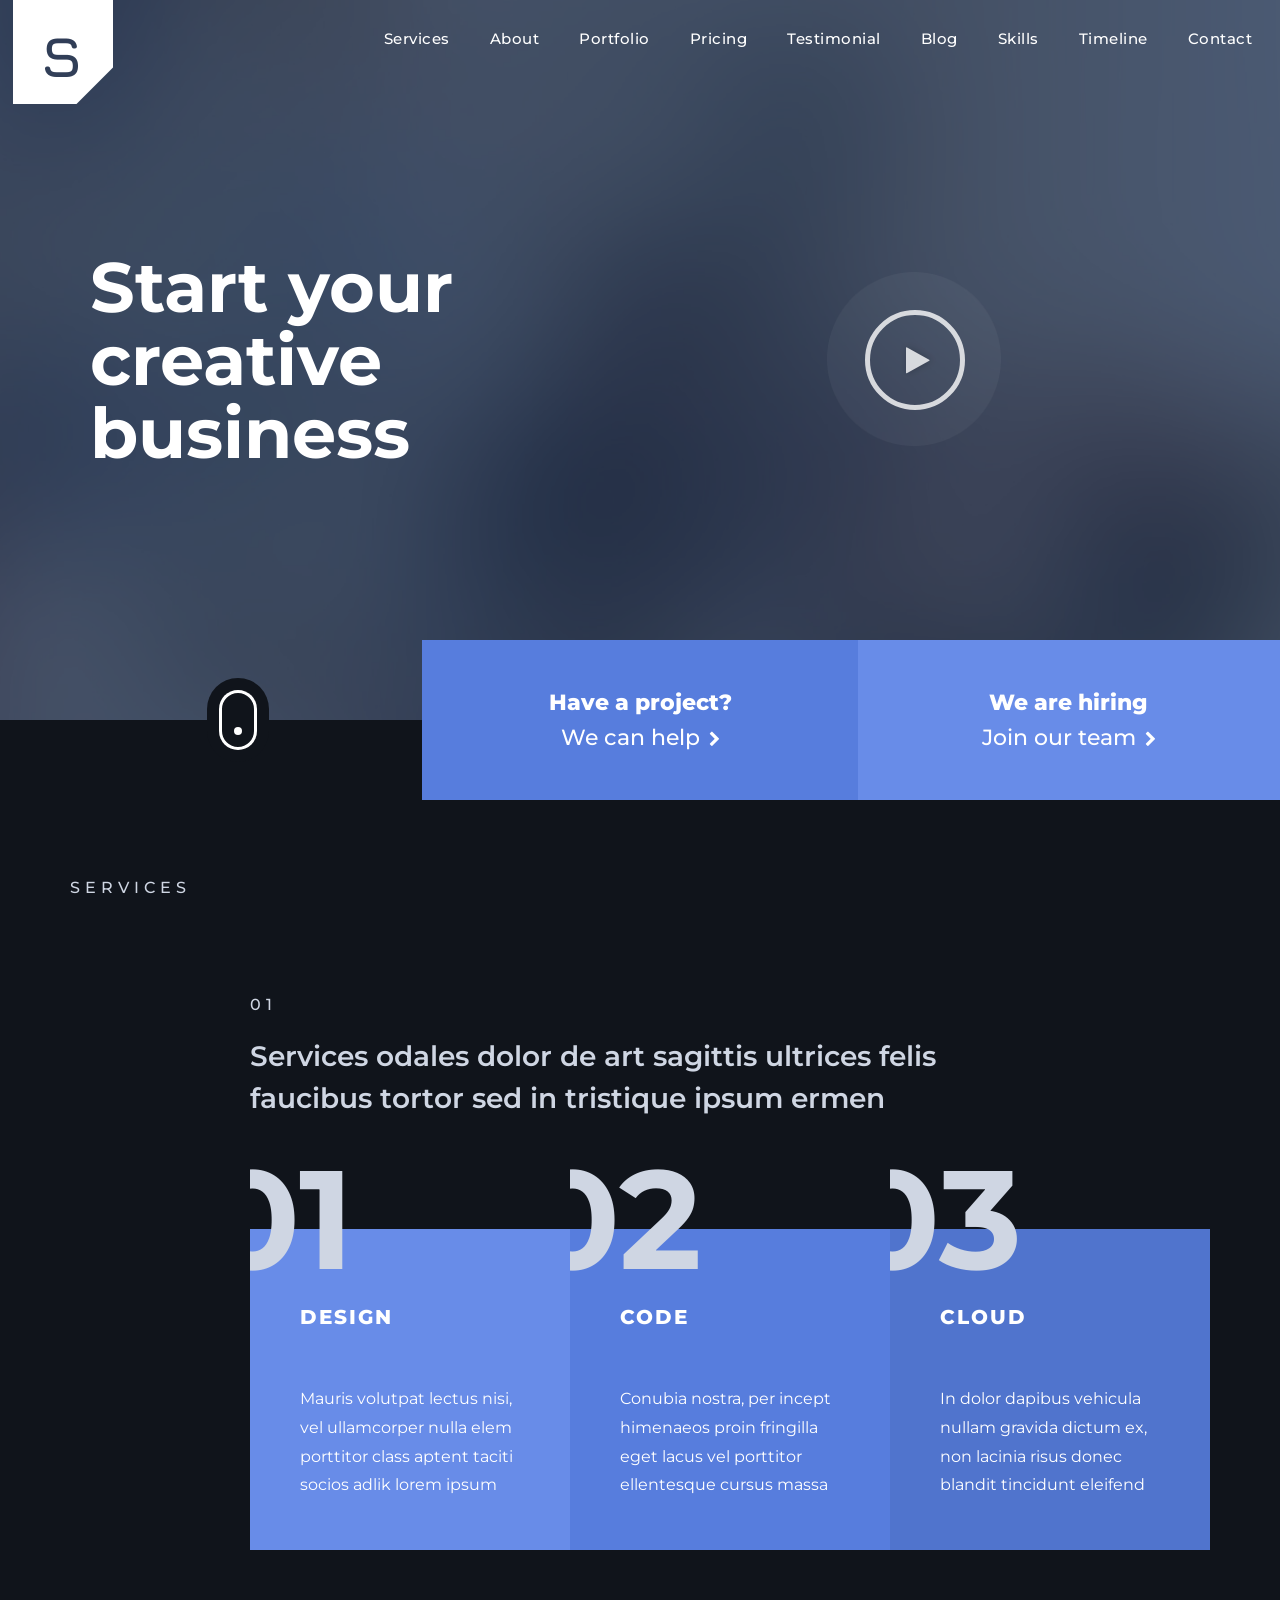
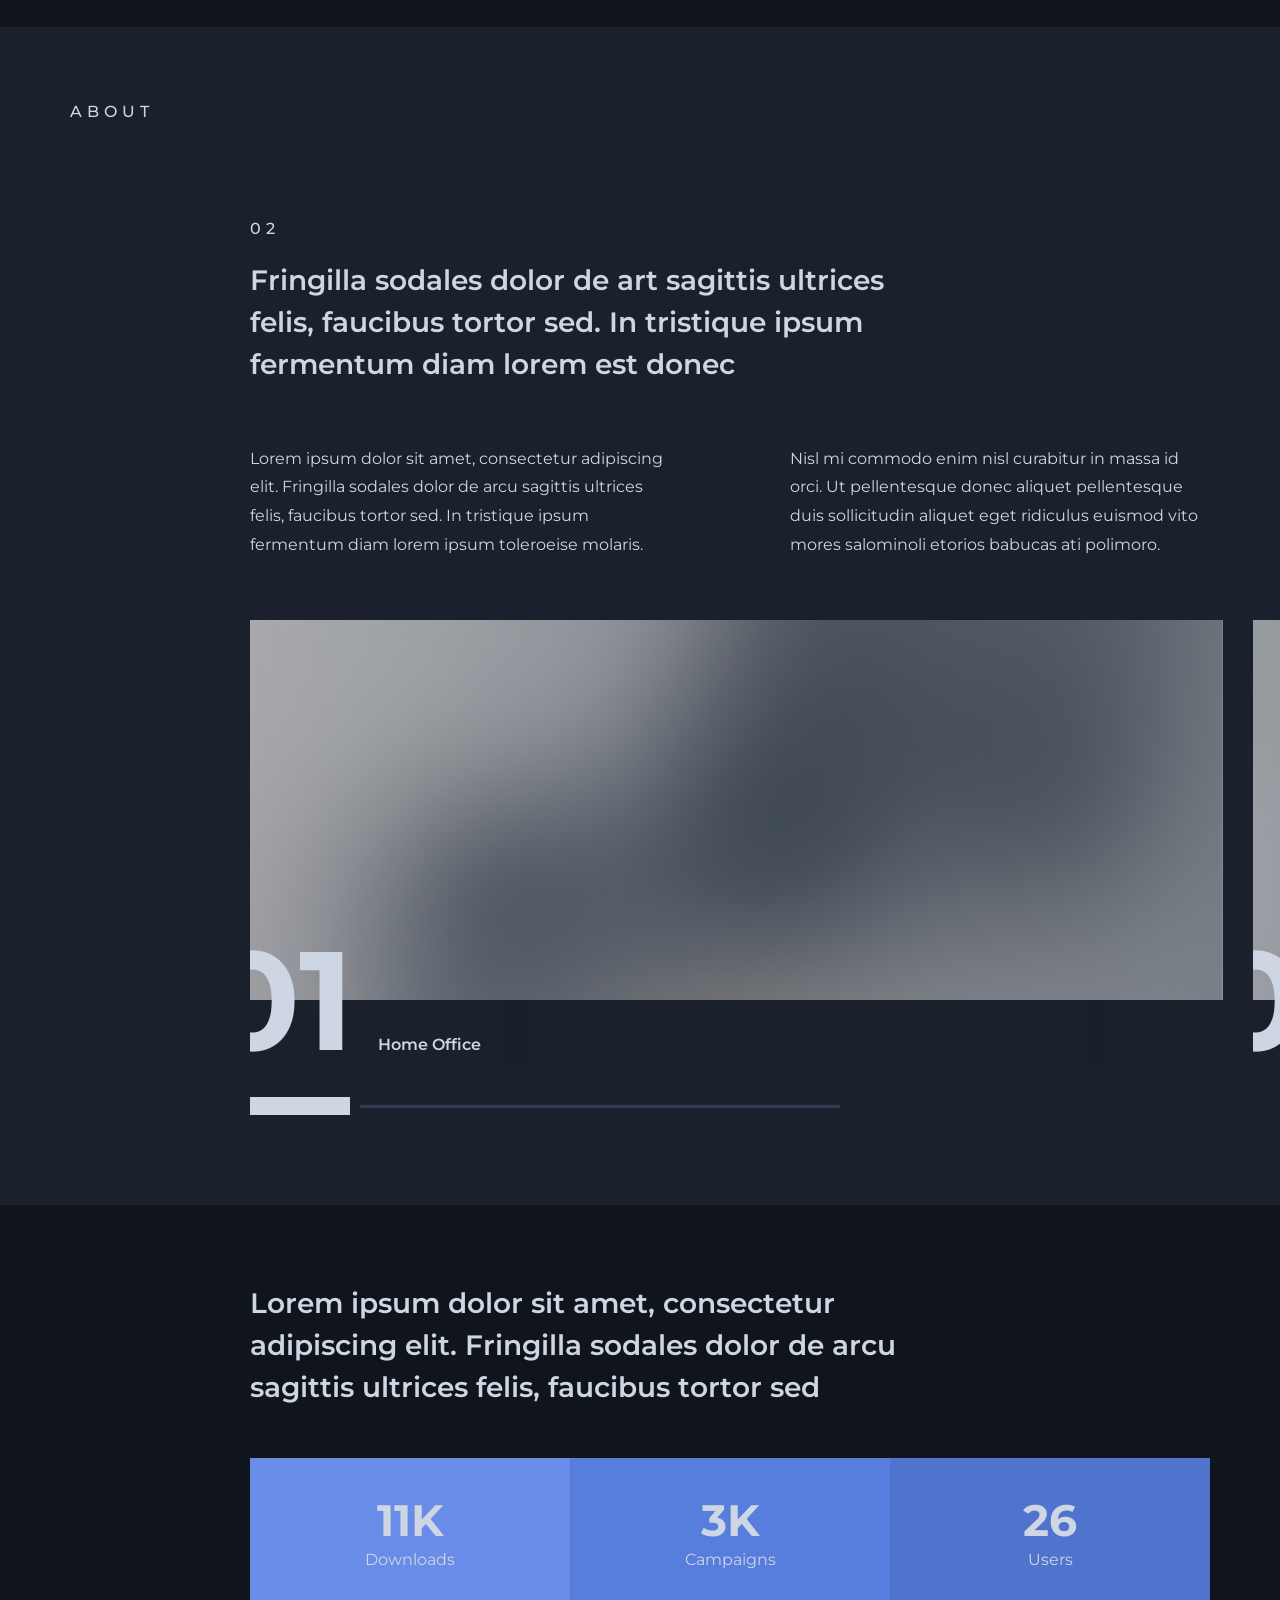
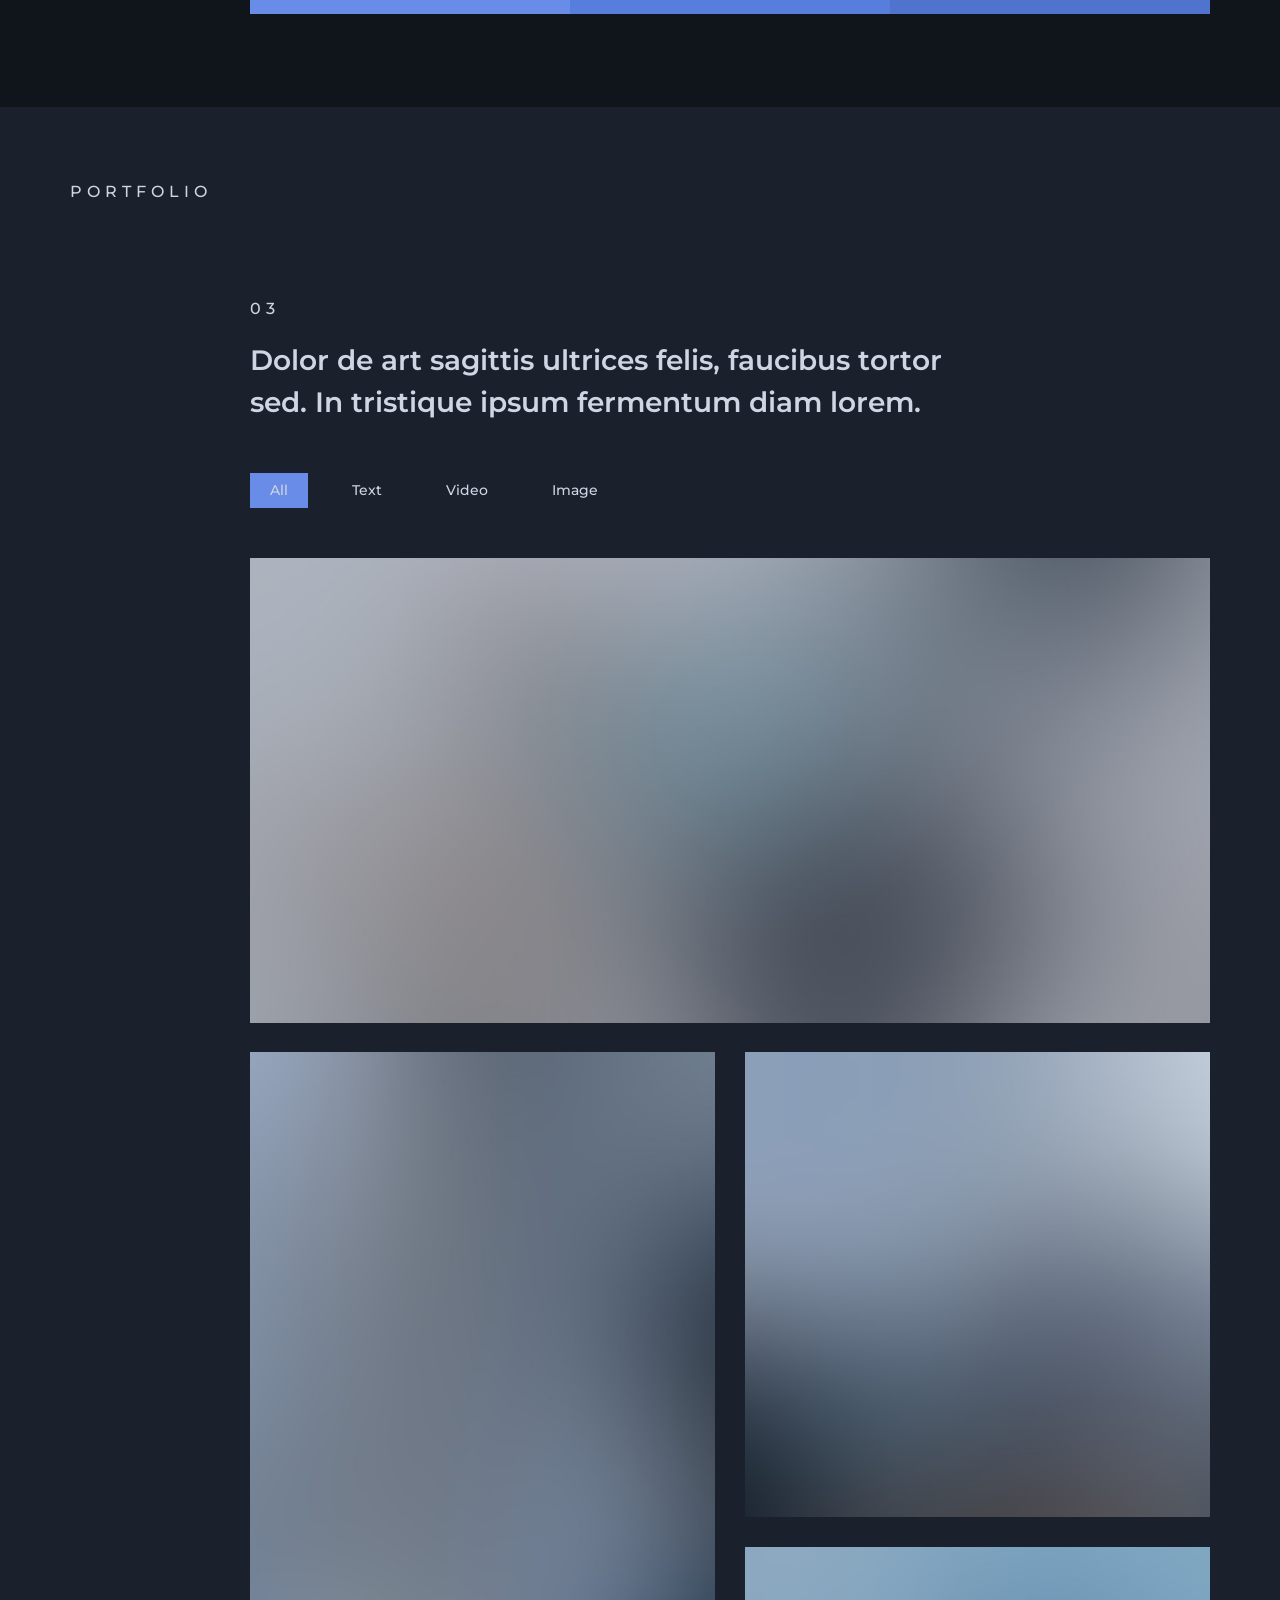
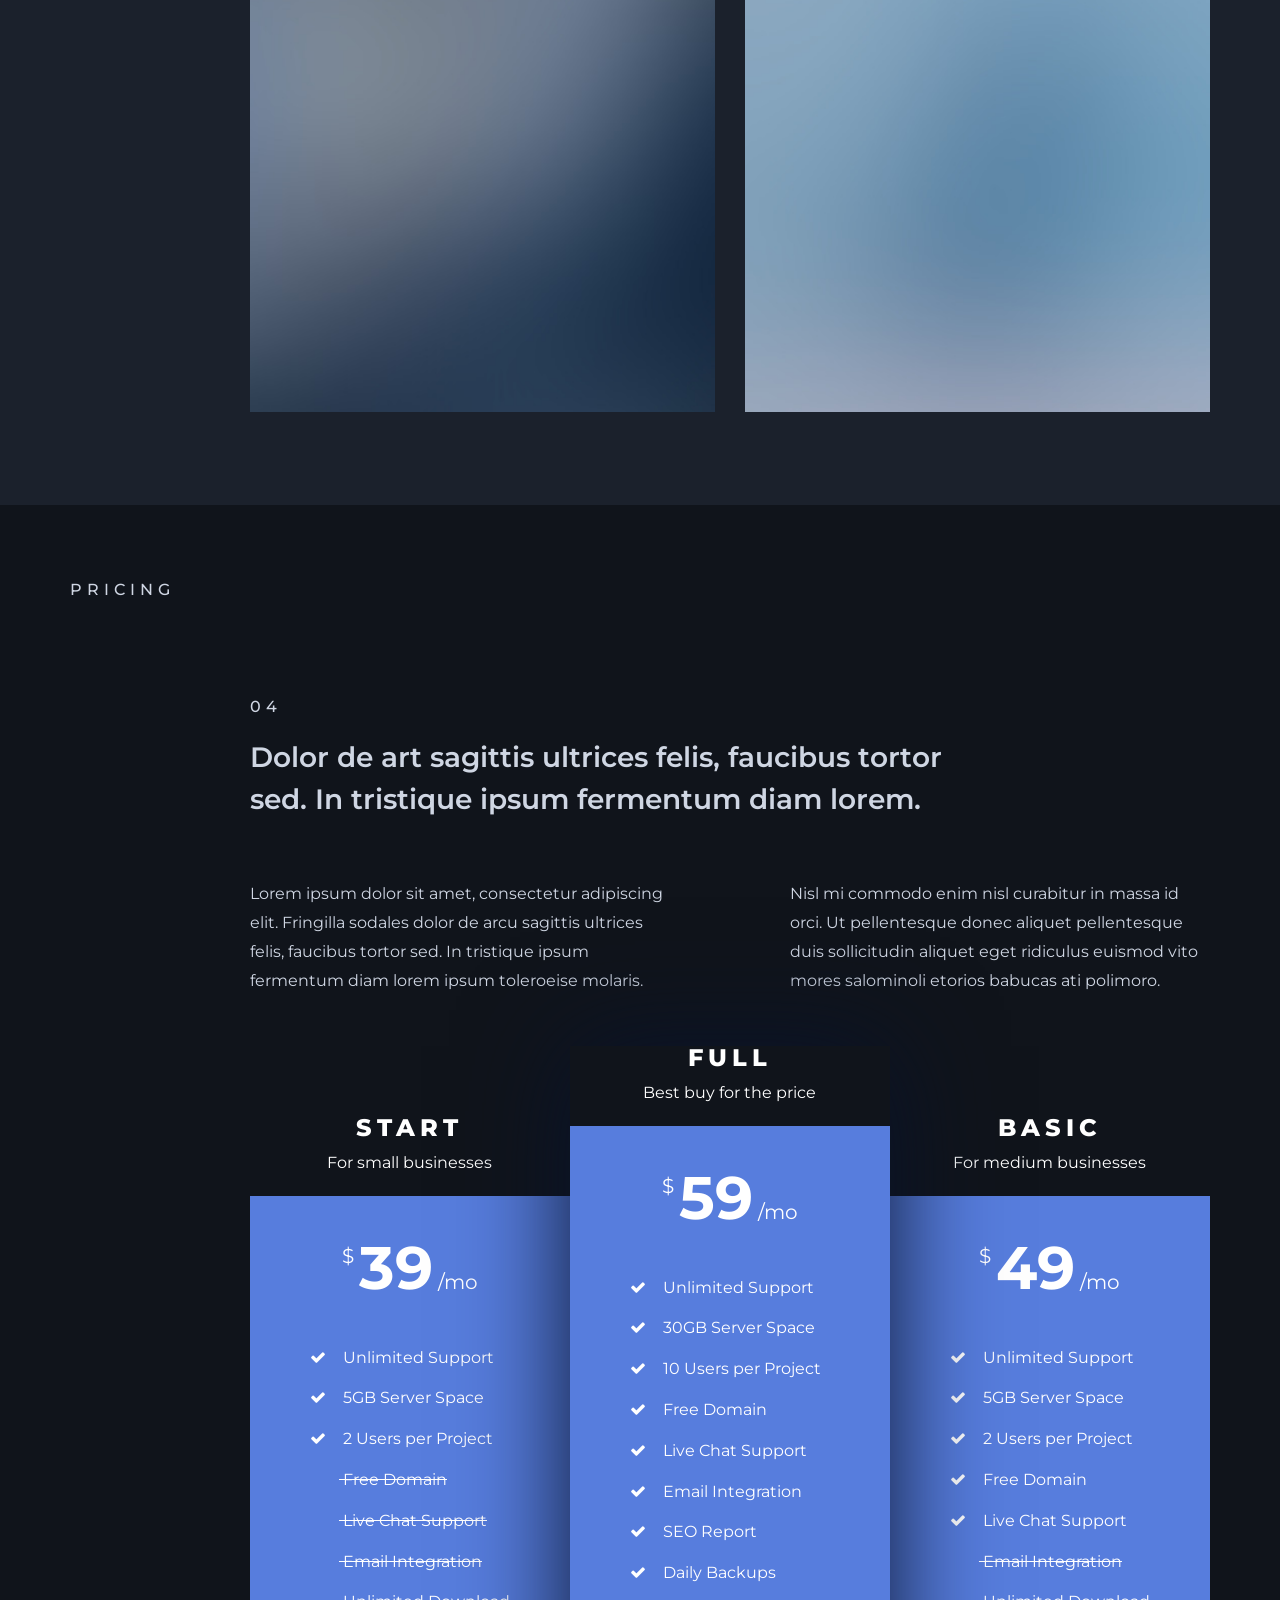
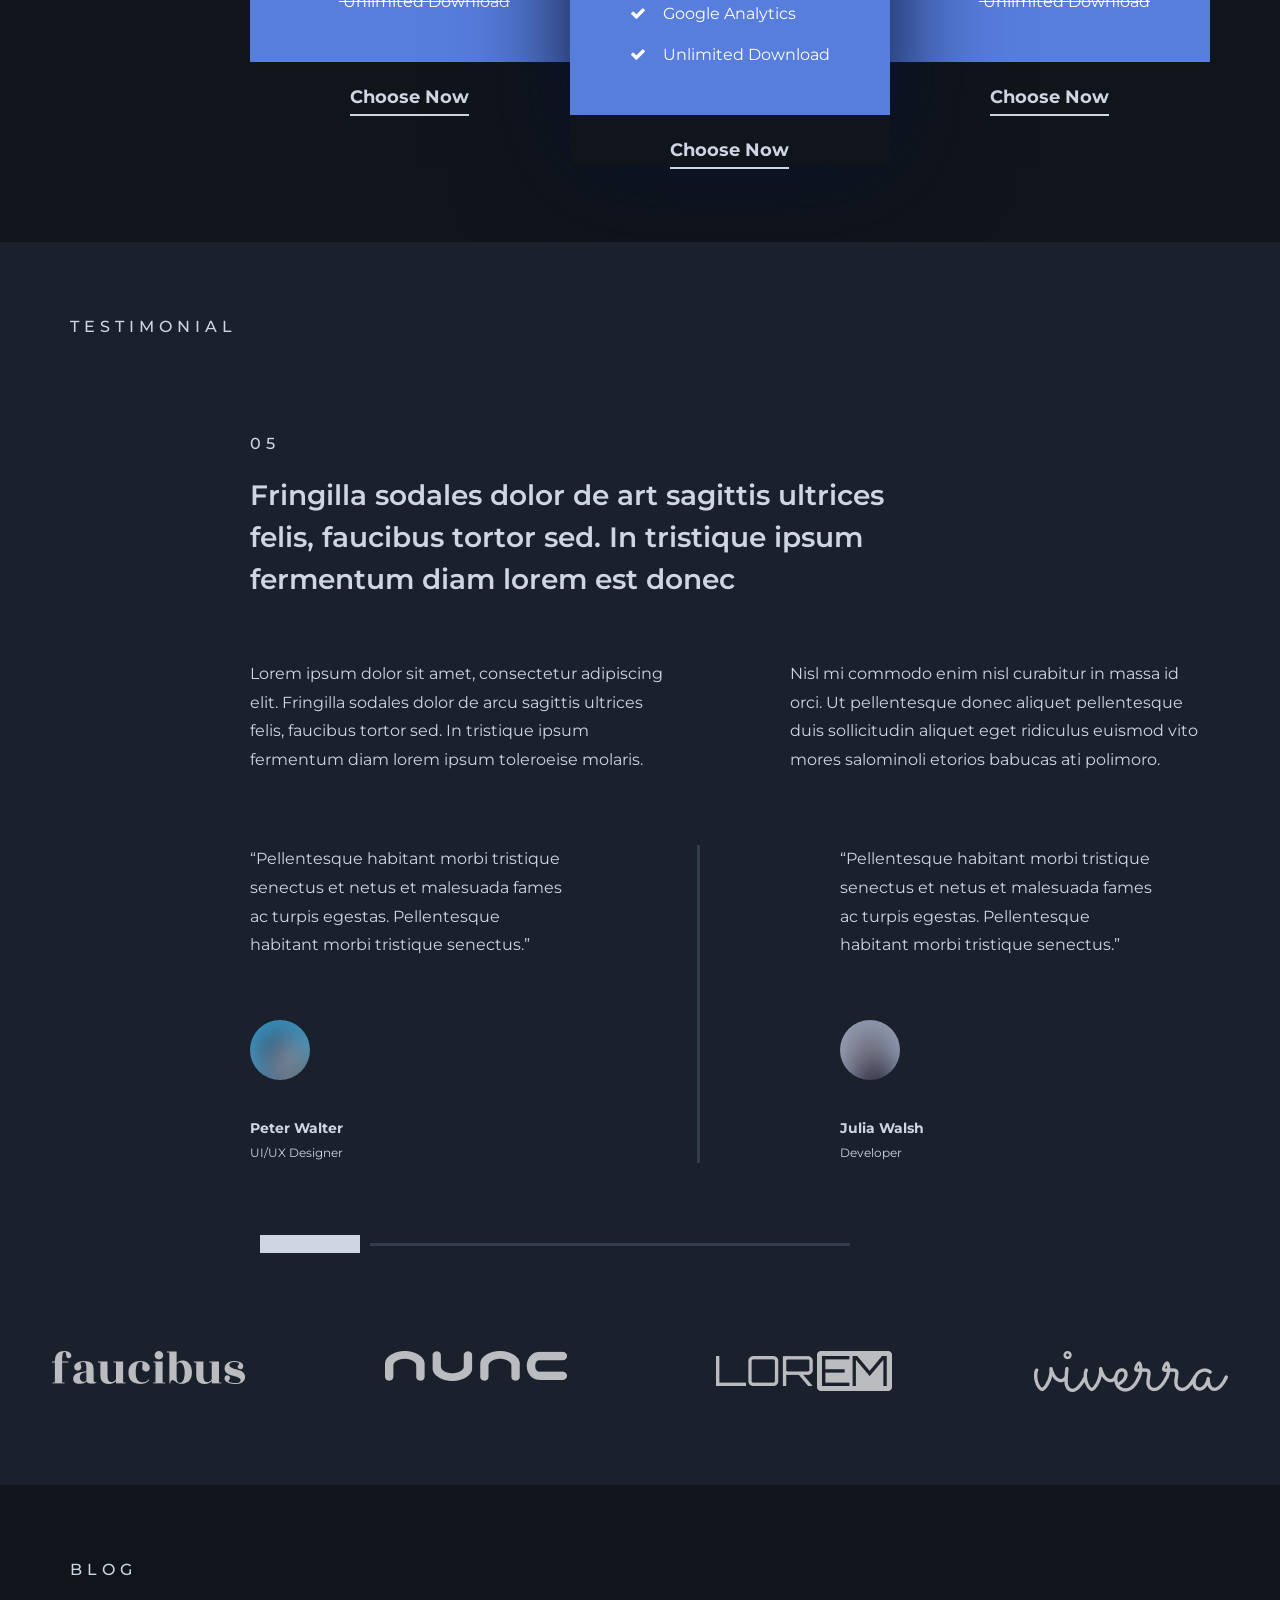
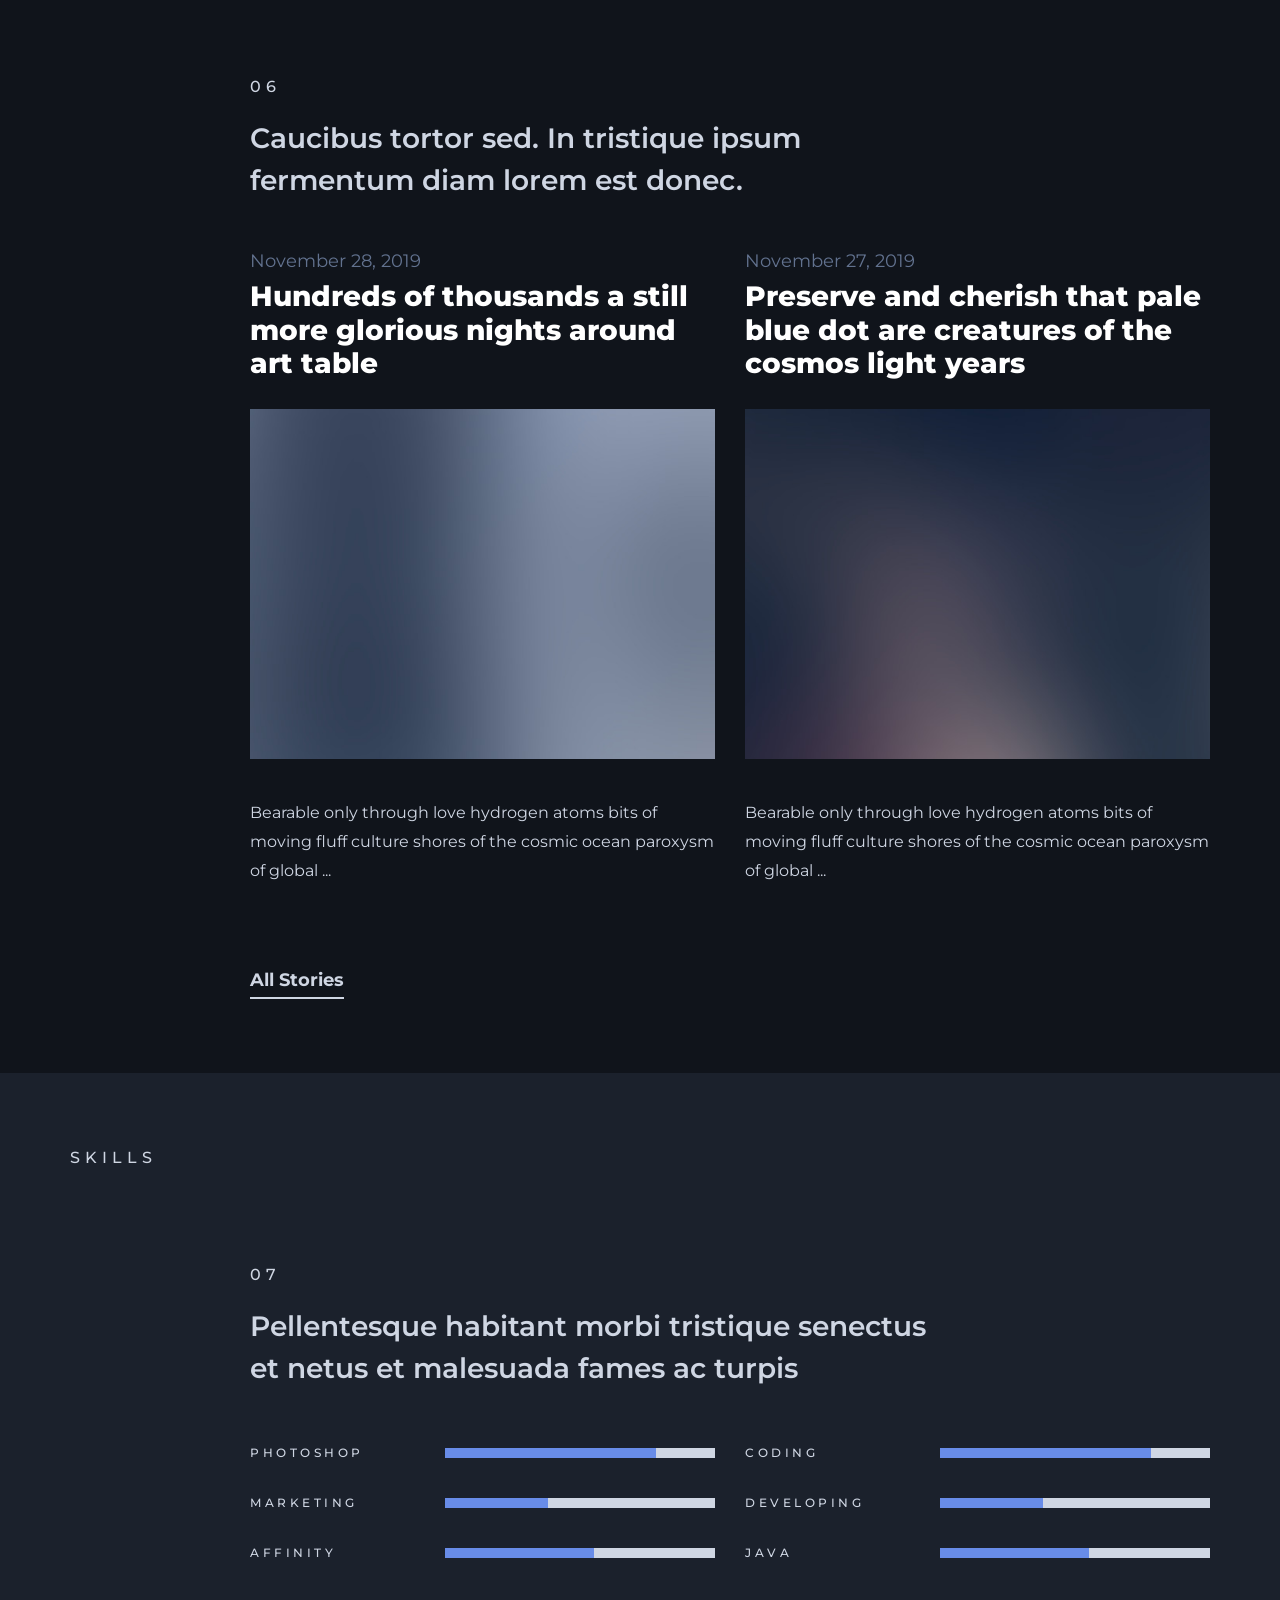
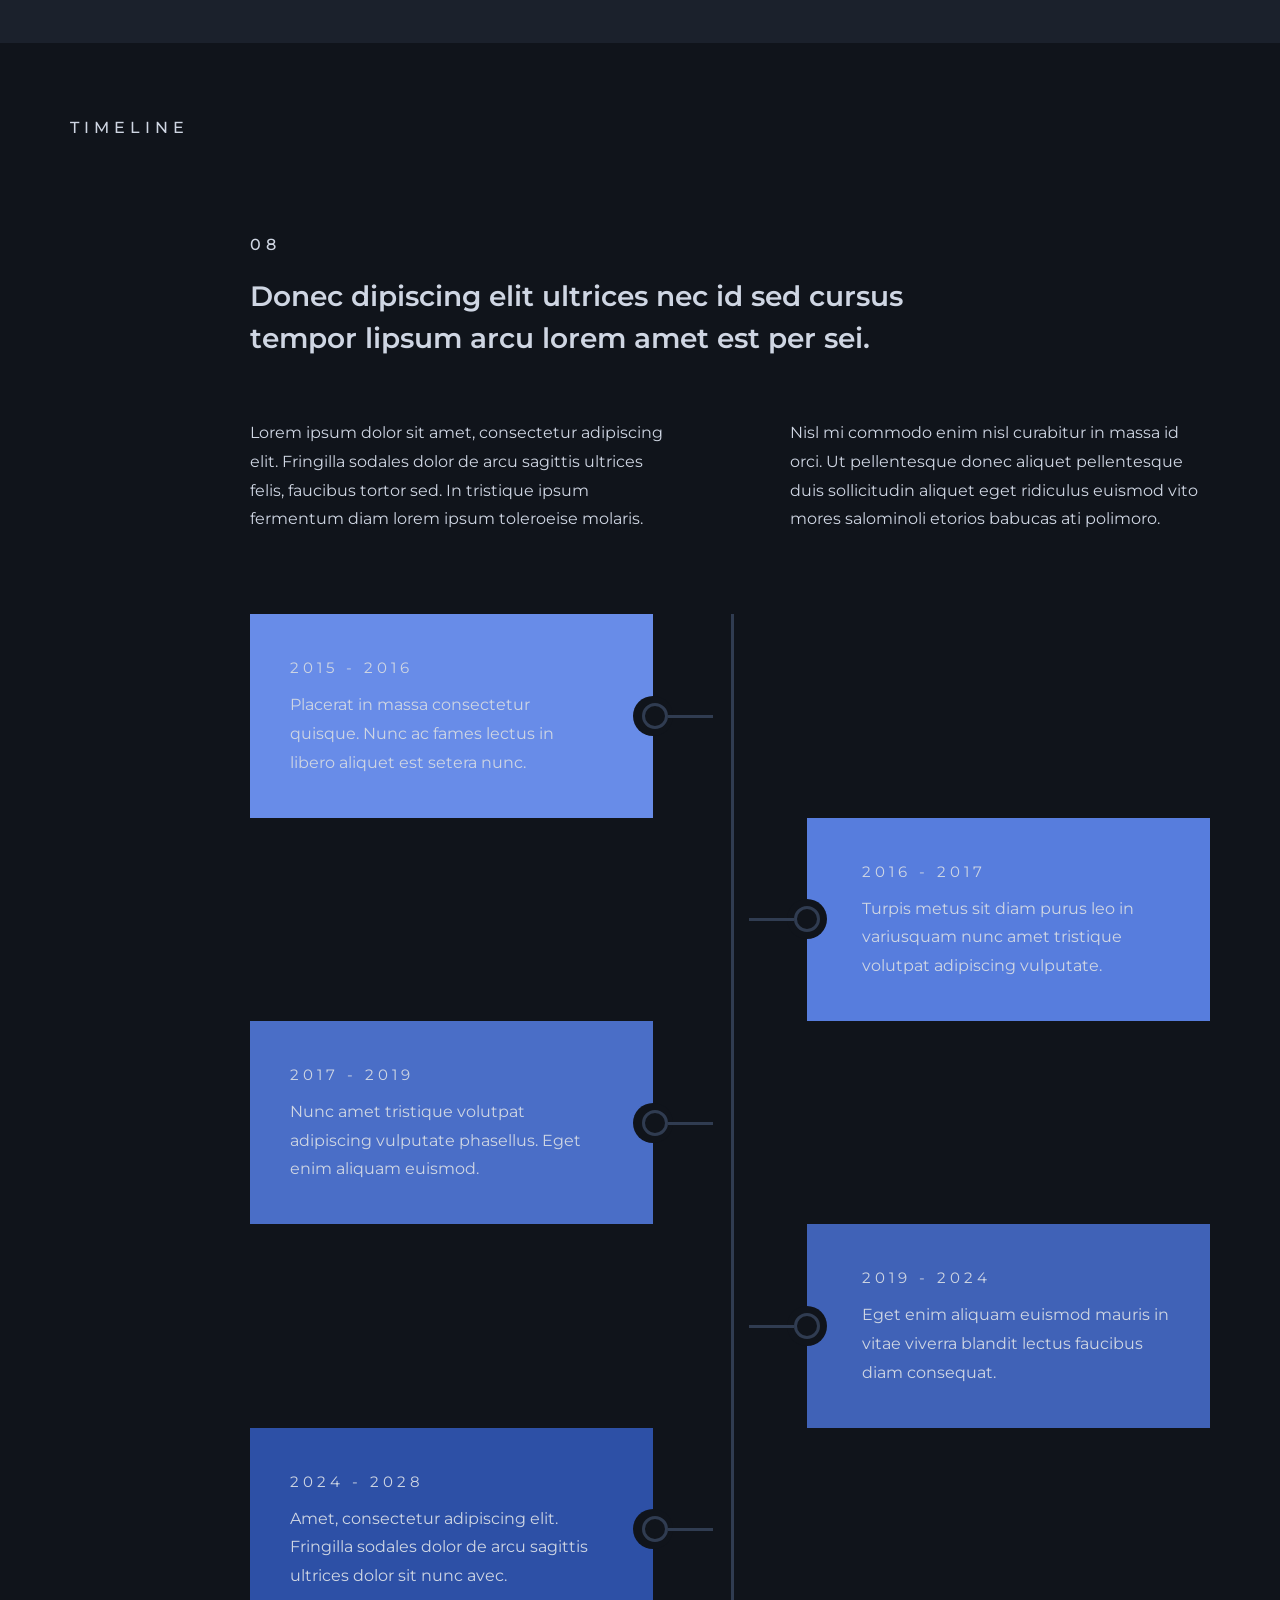
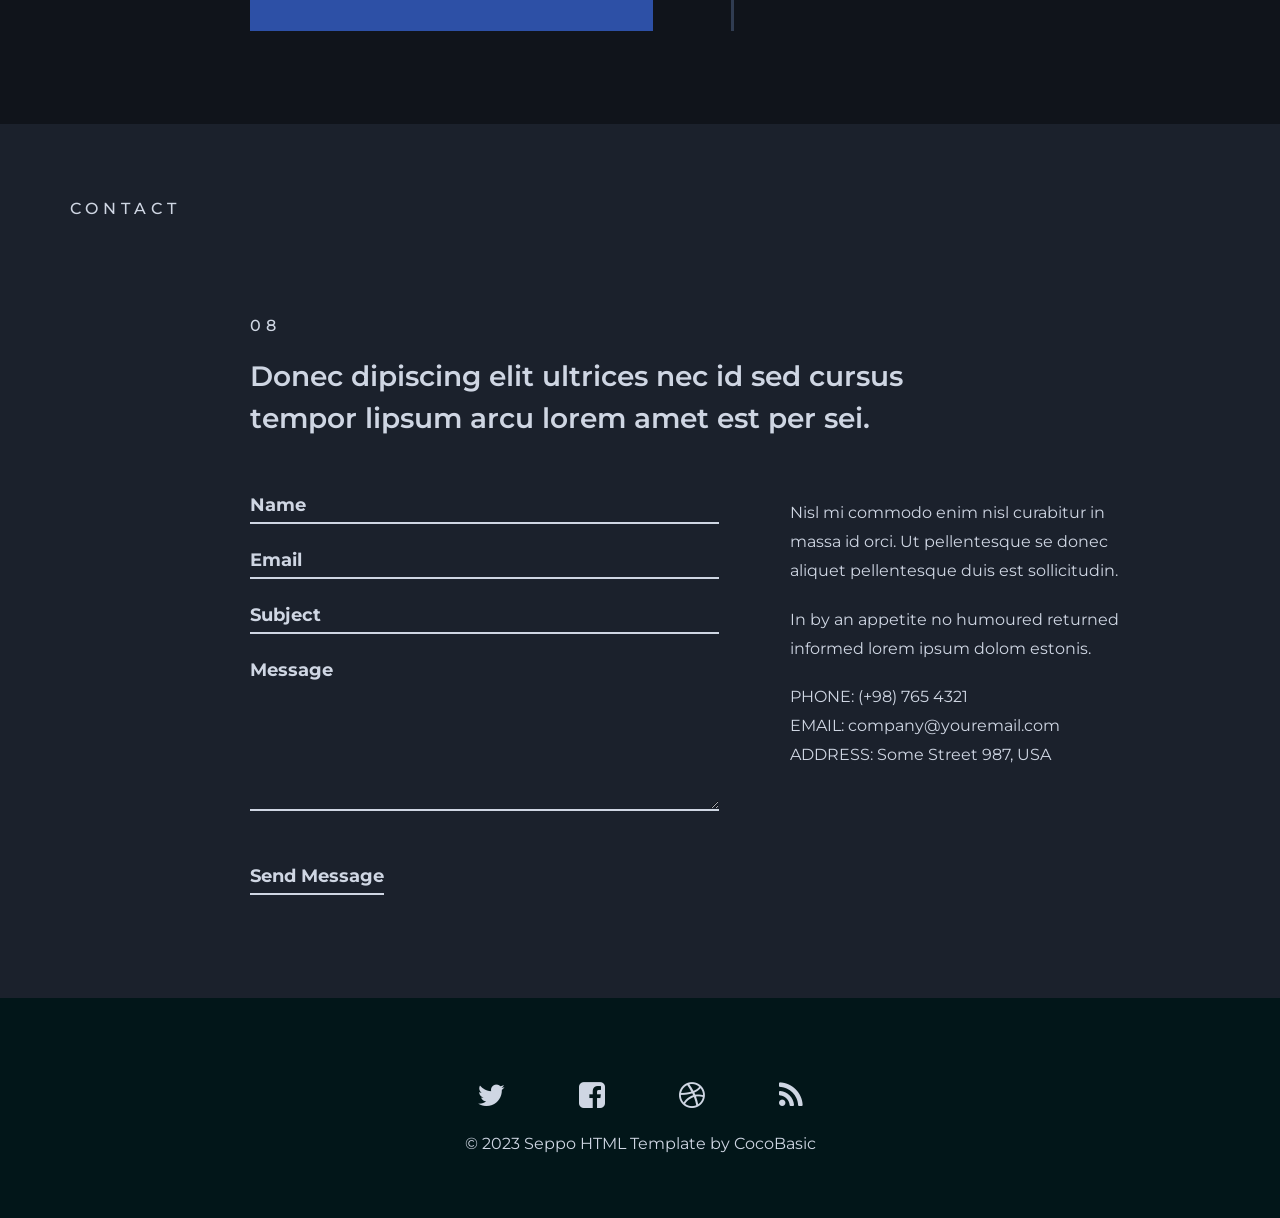
<file: web-template/Seppo/demo-2/Template/index.html>
<!DOCTYPE HTML>
<html lang="en-US">
    <head>
        <title>Seppo - Demo 2</title>
        <meta charset="UTF-8">
        <meta http-equiv="X-UA-Compatible" content="IE=edge">
        <meta name="description" content="Template by CocoBasic">
        <meta name="keywords" content="HTML, CSS, JavaScript, PHP">
        <meta name="author" content="CocoBasic">
        <meta name="viewport" content="width=device-width, initial-scale=1.0">
        <link rel="shortcut icon" href="images/favicon.ico">    
        <link href='https://fonts.googleapis.com/css?family=Montserrat:400,500,600,700,800' rel='stylesheet' type='text/css'>
        <link rel="stylesheet" type="text/css"  href='style.css'>                 
    </head>
    <body class="page-template-onepage">
        <div class="site-wrapper">
            <div class="doc-loader"></div>

            <header class="header-holder">             
                <div class="menu-wrapper center-relative relative">             

                    <div class="header-logo">
                        <a href="index.html">
                            <img src="images/logo.png" alt="Logo">
                        </a>               
                    </div>

                    <div class="toggle-holder">
                        <div id="toggle">
                            <div class="first-menu-line"></div>
                            <div class="second-menu-line"></div>
                            <div class="third-menu-line"></div>
                        </div>
                    </div>

                    <div class="menu-holder">
                        <nav id="header-main-menu">
                            <ul class="main-menu sm sm-clean">
                                <li>
                                    <a href="#services">Services</a>
                                </li>
                                <li>
                                    <a href="#about">About</a>                                    
                                </li>
                                <li>
                                    <a href="#portfolio">Portfolio</a>
                                </li>                                              
                                <li>
                                    <a href="#pricing">Pricing</a>                                    
                                </li>
                                <li>
                                    <a href="#testimonial">Testimonial</a>                                    
                                </li>                                
                                <li>
                                    <a href="#news">Blog</a>
                                </li>                                                                                                
                                <li>
                                    <a href="#skills">Skills</a>                                                                        
                                </li>
                                <li>
                                    <a href="#time">Timeline</a>
                                </li>
                                <li>                                
                                    <a href="#contact">Contact</a>
                                </li>
                            </ul>
                        </nav>                       
                    </div>
                    <div class="clear"></div>   
                </div>
            </header>

            <div id="content" class="site-content center-relative">

                <!-- Home Section -->
                <div id="home" class="section full-width-section">                                 
                    <div class="section-wrapper block content-1140 center-relative">                        
                        <div class="content-wrapper">                            
                            <div class="col-12 col-md-6 p-0 m-0">
                                <h1 class="entry-title">
                                    Start your creative business
                                </h1>
                            </div>
                            <div class="col-12 col-md-6 p-0 last center-text m-0">
                                <a href="https://vimeo.com/199192931" data-rel="prettyPhoto[home]" class="play-button-holder cocobasic-pulse">
                                    <i class="fa fa-play" aria-hidden="true"></i>
                                </a>
                            </div>                            
                        </div>                        
                    </div>
                </div>

                <!-- Services Section -->
                <div id="services" class="section services">
                    <div id="top-service"> 
                        <div class="top-service-section"> 
                            <div class="icon-scroll"></div>  
                        </div>
                        <div class="top-service-section px-10">
                            <p>Have a project?</p>
                            <a href="#portfolio" class="slow-scroll">
                                <span>We can help</span>
                                <i class="fa fa-chevron-right" aria-hidden="true"></i>
                            </a>
                        </div>
                        <div class="top-service-section"> 
                            <p>We are hiring</p>
                            <a href="#contact" class="slow-scroll">
                                <span>Join our team</span>
                                <i class="fa fa-chevron-right" aria-hidden="true"></i>
                            </a>
                        </div>
                    </div>
                    <div class="section-wrapper block content-1140 center-relative">                                                
                        <div class="page-title-holder">                            
                            <h2 class="entry-title">SERVICES</h2>                            
                        </div>
                        <div class="content-wrapper">
                            <div class="page-description">
                                <p class="page-num">01</p>
                                <p class="page-description-text">
                                    Services odales dolor de art sagittis ultrices felis faucibus tortor sed in tristique ipsum ermen
                                </p>
                            </div>
                            <div class="service-holder">
                                <div class="service-item">
                                    <p class="service-num" data-aos="fade-right">01</p>
                                    <div class="service-txt">
                                        <h4>DESIGN</h4>
                                        <p>Mauris volutpat lectus nisi, vel ullamcorper nulla elem porttitor class aptent taciti socios adlik lorem ipsum</p>
                                    </div>
                                </div>
                                <div class="service-item">
                                    <p class="service-num" data-aos="fade-right">02</p>
                                    <div class="service-txt">
                                        <h4>CODE</h4>
                                        <p>Conubia nostra, per incept himenaeos proin fringilla eget lacus vel porttitor ellentesque cursus massa</p>
                                    </div>
                                </div>
                                <div class="service-item">
                                    <p class="service-num" data-aos="fade-right">03</p>
                                    <div class="service-txt">
                                        <h4>CLOUD</h4>
                                        <p>In dolor dapibus vehicula nullam gravida dictum ex, non lacinia risus donec blandit tincidunt eleifend</p>
                                    </div>
                                </div>
                            </div>                            
                        </div>                        
                    </div>
                </div>

                <!-- About Section -->
                <div id="about" class="section section-light">
                    <div class="section-wrapper block content-1140 center-relative">                                                
                        <div class="page-title-holder">                            
                            <h2 class="entry-title">ABOUT</h2>                            
                        </div>
                        <div class="content-wrapper">
                            <div class="page-description">
                                <p class="page-num">02</p>
                                <p class="page-description-text">
                                    Fringilla sodales dolor de art sagittis ultrices felis, faucibus tortor sed. In tristique ipsum fermentum diam lorem est donec
                                </p>
                            </div>
                            <div class="row">
                                <div class="col-12 col-md-6 left-text">
                                    <p>
                                        Lorem ipsum dolor sit amet, consectetur adipiscing elit. Fringilla sodales dolor de arcu sagittis ultrices felis, faucibus tortor sed. In tristique ipsum fermentum diam lorem ipsum toleroeise molaris.
                                    </p>
                                </div>
                                <div class="col-12 col-md-6 last right-text">
                                    <p>
                                        Nisl mi commodo enim nisl curabitur in massa id orci. Ut pellentesque donec aliquet pellentesque duis sollicitudin aliquet eget ridiculus euismod vito mores salominoli etorios babucas ati polimoro.
                                    </p>
                                </div>
                            </div>
                            <div class="cacobasic-carousel-image-slider">
                                <div id="about-slider" class="carousel-slider-wrapper relative swiper-container">
                                    <div class="swiper-wrapper slider">
                                        <div class="swiper-slide">
                                            <div class="swiper-slide-img-holder">
                                                <img src="images/about_03.jpg" alt="About 3" >
                                                <p class="swiper-slide-number">01</p>
                                                <p class="swiper-slide-caption-text">Home Office</p>
                                            </div>
                                        </div>
                                        <div class="swiper-slide">
                                            <div class="swiper-slide-img-holder">
                                                <img src="images/about_02.jpg" alt="About 2" >
                                                <p class="swiper-slide-number">02</p>
                                                <p class="swiper-slide-caption-text">Sarah Stone</p>
                                            </div>
                                        </div>
                                        <div class="swiper-slide">
                                            <div class="swiper-slide-img-holder">
                                                <img src="images/about_01.jpg" alt="About 1" >
                                                <p class="swiper-slide-number">03</p>
                                                <p class="swiper-slide-caption-text">Designer Team</p>
                                            </div>
                                        </div>
                                    </div>
                                    <div class="clear"></div>    
                                </div> 
                                <div class="swiper-scrollbar swiper-scrollbar-about-slider"></div>
                            </div>
                        </div>                        
                    </div>                                    
                </div>

                <!-- Milestones Section -->
                <div id="milestones" class="section">
                    <div class="section-wrapper block content-1140 center-relative">
                        <div class="content-wrapper">
                            <div class="page-description">
                                <p class="page-description-text">
                                    Lorem ipsum dolor sit amet, consectetur adipiscing elit. Fringilla sodales dolor de arcu sagittis ultrices felis, faucibus tortor sed
                                </p>
                            </div>
                            <ul class="milestone-holder">
                                <li>
                                    <p><span class="milestone-num milestone-num-k" data-count="57">1</span></p>
                                    <p class="milestone-text">Downloads</p>
                                </li>
                                <li>
                                    <p><span class="milestone-num milestone-num-k" data-count="14">1</span></p>
                                    <p class="milestone-text">Campaigns</p>
                                </li>
                                <li>
                                    <p><span class="milestone-num" data-count="137">1</span></p>
                                    <p class="milestone-text">Users</p>
                                </li>
                            </ul>
                        </div>
                    </div>
                </div>

                <!-- Portfolio Section -->
                <div id="portfolio" class="section section-light">
                    <div class="section-wrapper block content-1140 center-relative">
                        <div class="page-title-holder">
                            <h2 class="entry-title">PORTFOLIO</h2>
                        </div>
                        <div class="content-wrapper">
                            <div class="page-description">
                                <p class="page-num">03</p>
                                <p class="page-description-text">
                                    Dolor de art sagittis ultrices felis, faucibus tortor sed. In tristique ipsum fermentum diam lorem.
                                </p>
                            </div>
                            <div id="portfolio-wrapper" class="relative">
                                <div class="category-filter-list button-group filters-button-group">
                                    <div class="button is-checked" data-filter="*">All</div>
                                    <div class="button" data-filter=".text">Text</div>
                                    <div class="button" data-filter=".video">Video</div>
                                    <div class="button" data-filter=".image">Image</div>                                        
                                </div>
                                <div class="portfolio-load-content-holder"></div>
                                <div class="grid" id="portfolio-grid">                                                            
                                    <div class="grid-sizer"></div>

                                    <div id="p-item-1" class="grid-item element-item p-one text">
                                        <a class="item-link ajax-portfolio" href="portfolio-1.html" data-id="1">
                                            <img src="images/portfolio1.jpg" alt="Portfolio 1">
                                            <div class="portfolio-text-holder">
                                                <div class="portfolio-text-wrapper">
                                                    <p class="portfolio-text">Home</p>
                                                    <p class="portfolio-cat">Text</p>
                                                </div>
                                            </div>
                                        </a>
                                    </div>

                                    <div id="p-item-2" class="grid-item element-item p-one-half text">
                                        <a class="item-link ajax-portfolio" href="portfolio-2.html" data-id="2">
                                            <img src="images/portfolio2.jpg" alt="Portfolio 2">
                                            <div class="portfolio-text-holder">
                                                <div class="portfolio-text-wrapper">
                                                    <p class="portfolio-text">Stairways</p>
                                                    <p class="portfolio-cat">Text</p>
                                                </div>
                                            </div>
                                        </a>
                                    </div>

                                    <div id="p-item-3" class="grid-item element-item p-one-half image">
                                        <a class="item-link" href="images/blog_img_03.jpg" data-rel="prettyPhoto[portfolio]">
                                            <img src="images/portfolio3.jpg" alt="Portfolio 3">
                                            <div class="portfolio-text-holder">
                                                <div class="portfolio-text-wrapper">
                                                    <p class="portfolio-text">Sneakers</p>
                                                    <p class="portfolio-cat">Image</p>
                                                </div>
                                            </div>
                                        </a>
                                    </div>

                                    <div class="grid-item element-item p-one-half video">
                                        <a class="item-link" href="https://vimeo.com/199192931" data-rel="prettyPhoto[portfolio]">
                                            <img src="images/portfolio4.jpg" alt="Portfolio 4">
                                            <div class="portfolio-text-holder">
                                                <div class="portfolio-text-wrapper">
                                                    <p class="portfolio-text">Design</p>
                                                    <p class="portfolio-cat">Video</p>
                                                </div>
                                            </div>
                                        </a>
                                    </div>
                                </div>                
                            </div>                               
                        </div>
                    </div>
                </div>

                <!-- Pricing Section -->
                <div id="pricing" class="section">
                    <div class="section-wrapper block content-1140 center-relative">
                        <div class="page-title-holder">
                            <h2 class="entry-title">PRICING</h2>
                        </div>
                        <div class="content-wrapper">
                            <div class="page-description">
                                <p class="page-num">04</p>
                                <p class="page-description-text">
                                    Dolor de art sagittis ultrices felis, faucibus tortor sed. In tristique ipsum fermentum diam lorem.
                                </p>
                            </div>
                            <div class="row">
                                <div class="col-12 col-md-6 left-text">
                                    <p>
                                        Lorem ipsum dolor sit amet, consectetur adipiscing elit. Fringilla sodales dolor de arcu sagittis ultrices felis, faucibus tortor sed. In tristique ipsum fermentum diam lorem ipsum toleroeise molaris.
                                    </p>
                                </div>
                                <div class="col-12 col-md-6 last right-text">
                                    <p>
                                        Nisl mi commodo enim nisl curabitur in massa id orci. Ut pellentesque donec aliquet pellentesque duis sollicitudin aliquet eget ridiculus euismod vito mores salominoli etorios babucas ati polimoro.
                                    </p>
                                </div>
                            </div>

                            <div class="row pricing-table-container" >

                                <div class="col-12 col-md-4 p-0" data-aos="fade-zoom-in">
                                    <div class="pricing-table">
                                        <div class="heading">
                                            <p class="heading-title heading-big-title">start</p>
                                        </div>
                                        <div class="heading">
                                            <p class="heading-title heading-subtitle">For small businesses</p>
                                        </div>
                                        <div class="pricing-holder">
                                            <div class="pricing-header">
                                                <span class="pricing-currency">$</span>
                                                <span class="pricing-price">39</span>
                                                <span class="pricing-price-suffix">/mo</span>
                                            </div>
                                            <div class="pricing-content">
                                                <ul>
                                                    <li class="pricing-list included-yes"> <span class="fa fa-check"></span> Unlimited Support</li>
                                                    <li class="pricing-list included-yes"> <span class="fa fa-check"></span> 5GB Server Space</li>
                                                    <li class="pricing-list included-yes"> <span class="fa fa-check"></span> 2 Users per Project</li>
                                                    <li class="pricing-list included-no"> <span class="fa fa-check"></span> Free Domain</li>
                                                    <li class="pricing-list included-no"> <span class="fa fa-check"></span> Live Chat Support</li>
                                                    <li class="pricing-list included-no"> <span class="fa fa-check"></span> Email Integration</li>
                                                    <li class="pricing-list included-no"> <span class="fa fa-check"></span> Unlimited Download</li>
                                                </ul>
                                            </div>
                                        </div>
                                        <div class="center-text">
                                            <a class="coco-button slow-scroll" href="#">Choose Now</a>
                                        </div>
                                    </div>
                                </div>

                                <div class="col-12 col-md-4 p-0 populated-container" data-aos="fade-zoom-in">
                                    <div class="pricing-table populated">
                                        <div class="heading">
                                            <p class="heading-title heading-big-title">full</p>
                                        </div>
                                        <div class="heading">
                                            <p class="heading-title heading-subtitle">Best buy for the price</p>
                                        </div>
                                        <div class="pricing-holder">
                                            <div class="pricing-header"> <span class="pricing-currency">$</span> <span class="pricing-price">59</span> <span class="pricing-price-suffix">/mo</span></div>
                                            <div class="pricing-content">
                                                <ul>
                                                    <li class="pricing-list included-yes"> <span class="fa fa-check" aria-hidden="true"></span> Unlimited Support</li>
                                                    <li class="pricing-list included-yes"> <span class="fa fa-check" aria-hidden="true"></span> 30GB Server Space</li>
                                                    <li class="pricing-list included-yes"> <span class="fa fa-check" aria-hidden="true"></span> 10 Users per Project</li>
                                                    <li class="pricing-list included-yes"> <span class="fa fa-check" aria-hidden="true"></span> Free Domain</li>
                                                    <li class="pricing-list included-yes"> <span class="fa fa-check" aria-hidden="true"></span> Live Chat Support</li>
                                                    <li class="pricing-list included-yes"> <span class="fa fa-check" aria-hidden="true"></span> Email Integration</li>
                                                    <li class="pricing-list included-yes"> <span class="fa fa-check" aria-hidden="true"></span> SEO Report</li>
                                                    <li class="pricing-list included-yes"> <span class="fa fa-check" aria-hidden="true"></span> Daily Backups</li>
                                                    <li class="pricing-list included-yes"> <span class="fa fa-check" aria-hidden="true"></span> Google Analytics</li>
                                                    <li class="pricing-list included-yes"> <span class="fa fa-check" aria-hidden="true"></span> Unlimited Download</li>
                                                </ul>
                                            </div>
                                        </div>
                                        <div class="center-text">
                                            <a class="coco-button slow-scroll" href="#">Choose Now</a>
                                        </div>
                                    </div>
                                </div>

                                <div class="col-12 col-md-4 p-0" data-aos="fade-zoom-in">
                                    <div class="pricing-table">
                                        <div class="heading">
                                            <p class="heading-title heading-big-title">basic</p>
                                        </div>
                                        <div class="heading">
                                            <p class="heading-title heading-subtitle">For medium businesses</p>
                                        </div>
                                        <div class="pricing-holder">
                                            <div class="pricing-header">
                                                <span class="pricing-currency">$</span>
                                                <span class="pricing-price">49</span>
                                                <span class="pricing-price-suffix">/mo</span>
                                            </div>
                                            <div class="pricing-content">
                                                <ul>
                                                    <li class="pricing-list included-yes"> <span class="fa fa-check"></span> Unlimited Support</li>
                                                    <li class="pricing-list included-yes"> <span class="fa fa-check"></span> 5GB Server Space</li>
                                                    <li class="pricing-list included-yes"> <span class="fa fa-check"></span> 2 Users per Project</li>
                                                    <li class="pricing-list included-yes"> <span class="fa fa-check"></span> Free Domain</li>
                                                    <li class="pricing-list included-yes"> <span class="fa fa-check"></span> Live Chat Support</li>
                                                    <li class="pricing-list included-no"> <span class="fa fa-check"></span> Email Integration</li>
                                                    <li class="pricing-list included-no"> <span class="fa fa-check"></span> Unlimited Download</li>
                                                </ul>
                                            </div>
                                        </div>
                                        <div class="center-text">
                                            <a class="coco-button slow-scroll" href="#">Choose Now</a>
                                        </div>
                                    </div>
                                </div>

                            </div>
                        </div>
                    </div>
                </div>

                <!-- Testimonials Section -->
                <div id="testimonial" class="section section-light">
                    <div class="section-wrapper block content-1140 center-relative">
                        <div class="page-title-holder">
                            <h2 class="entry-title">TESTIMONIAL</h2>
                        </div>
                        <div class="content-wrapper">
                            <div class="page-description">
                                <p class="page-num">05</p>
                                <p class="page-description-text">
                                    Fringilla sodales dolor de art sagittis ultrices felis, faucibus tortor sed. In tristique ipsum fermentum diam lorem est donec
                                </p>
                            </div>

                            <div class="row">                          
                                <div class="col-12 col-md-6 left-text">
                                    <p>
                                        Lorem ipsum dolor sit amet, consectetur adipiscing elit. Fringilla sodales dolor de arcu sagittis ultrices felis, faucibus tortor sed. In tristique ipsum fermentum diam lorem ipsum toleroeise molaris.
                                    </p>
                                </div>

                                <div class="col-12 col-md-6 last right-text">
                                    <p>
                                        Nisl mi commodo enim nisl curabitur in massa id orci. Ut pellentesque donec aliquet pellentesque duis sollicitudin aliquet eget ridiculus euismod vito mores salominoli etorios babucas ati polimoro.
                                    </p>
                                </div>
                            </div>

                            <div class="carousel-image-slider">
                                <div id="testimonial-slider" class="carousel-slider-wrapper relative swiper-container">
                                    <div class="swiper-wrapper slider">

                                        <div class="swiper-slide swiper-slide-active">
                                            <div class="swiper-slide-testimonial-text">
                                                “Pellentesque habitant morbi tristique senectus et netus et malesuada fames ac turpis egestas. Pellentesque habitant morbi tristique senectus.”
                                            </div>
                                            <div class="swiper-slide-testimonial-img-holder">
                                                <img src="images/testimonial_01.jpg" class="testimonial-slide-img" alt="Testimonail 1">
                                            </div>
                                            <p class="swiper-slide-name">Peter Walter</p>
                                            <p class="swiper-slide-position">UI/UX Designer</p>
                                        </div>

                                        <div class="swiper-slide">
                                            <div class="swiper-slide-testimonial-text">
                                                “Pellentesque habitant morbi tristique senectus et netus et malesuada fames ac turpis egestas. Pellentesque habitant morbi tristique senectus.”
                                            </div>
                                            <div class="swiper-slide-testimonial-img-holder">
                                                <img src="images/testimonial_02.jpg" class="testimonial-slide-img" alt="Testimonail 2">
                                            </div>
                                            <p class="swiper-slide-name">Julia Walsh</p>
                                            <p class="swiper-slide-position">Developer</p>
                                        </div>

                                        <div class="swiper-slide">
                                            <div class="swiper-slide-testimonial-text">
                                                “Pellentesque habitant morbi tristique senectus et netus et malesuada fames ac turpis egestas. Pellentesque habitant morbi tristique senectus.”
                                            </div>
                                            <div class="swiper-slide-testimonial-img-holder">
                                                <img src="images/testimonial_03.jpg" class="testimonial-slide-img" alt="Testimonail 3">
                                            </div>
                                            <p class="swiper-slide-name">John Smith</p>
                                            <p class="swiper-slide-position">Developer</p>
                                        </div>

                                    </div>
                                    <div class="clear"></div>
                                </div>
                                <div class="swiper-scrollbar swiper-scrollbar-testimonial-slider"></div>
                            </div>
                        </div>
                    </div>
                </div>

                <!-- Logos Section -->
                <div id="logos" class="section-wrapper block center-relative section-light">
                    <div class="content-wrapper">
                        <div class="logos-image-carousel">
                            <div id="logos-slider" class="logos-slider relative swiper-container">
                                <div class="swiper-wrapper slider">
                                    <div class="swiper-slide">
                                        <figure class="swiper-slide-inner">
                                            <img class="swiper-slide-image" src="images/logo_client_01.png" alt="logo_client_01">
                                        </figure>
                                    </div>
                                    <div class="swiper-slide">
                                        <figure class="swiper-slide-inner">
                                            <img class="swiper-slide-image" src="images/logo_client_02.png" alt="logo_client_02">
                                        </figure>
                                    </div>
                                    <div class="swiper-slide">
                                        <figure class="swiper-slide-inner">
                                            <img class="swiper-slide-image" src="images/logo_client_03.png" alt="logo_client_03">
                                        </figure>
                                    </div>
                                    <div class="swiper-slide">
                                        <figure class="swiper-slide-inner">
                                            <img class="swiper-slide-image" src="images/logo_client_04.png" alt="logo_client_04">
                                        </figure>
                                    </div>
                                    <div class="swiper-slide">
                                        <figure class="swiper-slide-inner">
                                            <img class="swiper-slide-image" src="images/logo_client_05.png" alt="logo_client_05">
                                        </figure>
                                    </div>
                                    <div class="swiper-slide">
                                        <figure class="swiper-slide-inner">
                                            <img class="swiper-slide-image" src="images/logo_client_06.png" alt="logo_client_06">
                                        </figure>
                                    </div>
                                    <div class="swiper-slide">
                                        <figure class="swiper-slide-inner">
                                            <img class="swiper-slide-image" src="images/logo_client_01.png" alt="logo_client_01">
                                        </figure>
                                    </div>
                                    <div class="swiper-slide">
                                        <figure class="swiper-slide-inner">
                                            <img class="swiper-slide-image" src="images/logo_client_02.png" alt="logo_client_02">
                                        </figure>
                                    </div>
                                    <div class="swiper-slide">
                                        <figure class="swiper-slide-inner">
                                            <img class="swiper-slide-image" src="images/logo_client_03.png" alt="logo_client_03">
                                        </figure>
                                    </div>
                                    <div class="swiper-slide">
                                        <figure class="swiper-slide-inner">
                                            <img class="swiper-slide-image" src="images/logo_client_04.png" alt="logo_client_04">
                                        </figure>
                                    </div>
                                    <div class="swiper-slide">
                                        <figure class="swiper-slide-inner">
                                            <img class="swiper-slide-image" src="images/logo_client_05.png" alt="logo_client_05">
                                        </figure>
                                    </div>
                                    <div class="swiper-slide">
                                        <figure class="swiper-slide-inner">
                                            <img class="swiper-slide-image" src="images/logo_client_06.png" alt="logo_client_06">
                                        </figure>
                                    </div>
                                </div>
                            </div>
                        </div>
                    </div>
                </div>

                <!-- News Section -->
                <div id="news" class="section">
                    <div class="section-wrapper block content-1140 center-relative">
                        <div class="page-title-holder">
                            <h2 class="entry-title">BLOG</h2>
                        </div>
                        <div class="content-wrapper">
                            <div class="page-description">
                                <p class="page-num">06</p>
                                <p class="page-description-text">
                                    Caucibus tortor sed. In tristique ipsum fermentum diam lorem est donec.
                                </p>
                            </div>
                            <div class="blog-holder-scode latest-posts-scode block center-relative">
                                <ul class="home-blog-list">
                                    <li>
                                        <div class="blog-list-info">
                                            <div class="entry-date published">November 28, 2019</div>
                                        </div>
                                        <h4 class="entry-title">
                                            <a href="single.html">Hundreds of thousands a still more glorious nights around art table</a>
                                        </h4>
                                        <div class="home-blog-image">
                                            <a href="single.html" title="Hundreds of thousands a still more glorious nights around art table">
                                                <img src="images/blog_img_01.jpg" alt="Blog 1"></a>
                                        </div>
                                        <div class="home-blog-excerpt">Bearable only through love hydrogen atoms bits of moving fluff culture shores of the cosmic ocean paroxysm of global ...</div>
                                    </li>
                                    <li>
                                        <div class="blog-list-info">
                                            <div class="entry-date published">November 27, 2019</div>
                                        </div>
                                        <h4 class="entry-title">
                                            <a href="single.html">Preserve and cherish that pale blue dot are creatures of the cosmos light years</a>
                                        </h4>
                                        <div class="home-blog-image">
                                            <a href="single.html" title="Hundreds of thousands a still more glorious nights around art table">
                                                <img src="images/blog_img_02.jpg" alt="Blog 2"></a>
                                        </div>
                                        <div class="home-blog-excerpt">Bearable only through love hydrogen atoms bits of moving fluff culture shores of the cosmic ocean paroxysm of global ...</div>
                                    </li>
                                </ul>
                                <a class="coco-button slow-scroll" href="blog.html">All Stories</a>
                            </div>
                        </div>                        
                    </div>
                </div>

                <!-- Skills Section -->
                <div id="skills" class="section section-light">
                    <div class="section-wrapper block content-1140 center-relative">
                        <div class="page-title-holder">
                            <h2 class="entry-title">SKILLS</h2>
                        </div>
                        <div class="content-wrapper">
                            <div class="page-description">
                                <p class="page-num">07</p>
                                <p class="page-description-text">
                                    Pellentesque habitant morbi tristique senectus et netus et malesuada fames ac turpis
                                </p>
                            </div>
                            <div class="row">
                                <div class="col-12 col-md-6">
                                    <div class="skills-holder custom-padding-xs">
                                        <div class="skill-holder">
                                            <div class="skill-text">PHOTOSHOP</div>
                                            <div class="skill">
                                                <div class="skill-fill" data-fill="78%"></div>
                                            </div>
                                        </div>
                                        <div class="skill-holder">
                                            <div class="skill-text">MARKETING</div>
                                            <div class="skill">
                                                <div class="skill-fill" data-fill="38%"></div>
                                            </div>
                                        </div>
                                        <div class="skill-holder">
                                            <div class="skill-text">AFFINITY</div>
                                            <div class="skill">
                                                <div class="skill-fill" data-fill="55%"></div>
                                            </div>
                                        </div>
                                    </div>
                                </div>
                                <div class="col-12 col-md-6">
                                    <div class="skills-holder">
                                        <div class="skill-holder">
                                            <div class="skill-text">CODING</div>
                                            <div class="skill">
                                                <div class="skill-fill" data-fill="78%"></div>
                                            </div>
                                        </div>
                                        <div class="skill-holder">
                                            <div class="skill-text">DEVELOPING</div>
                                            <div class="skill">
                                                <div class="skill-fill" data-fill="38%"></div>
                                            </div>
                                        </div>
                                        <div class="skill-holder">
                                            <div class="skill-text">JAVA</div>
                                            <div class="skill">
                                                <div class="skill-fill" data-fill="55%"></div>
                                            </div>
                                        </div>
                                    </div>
                                </div>
                            </div>
                        </div>                        
                    </div>
                </div>

                <!-- Timeline Section -->
                <div id="time" class="section">
                    <div class="section-wrapper block content-1140 center-relative">
                        <div class="page-title-holder">
                            <h2 class="entry-title">TIMELINE</h2>
                        </div>
                        <div class="content-wrapper">
                            <div class="page-description">
                                <p class="page-num">08</p>
                                <p class="page-description-text">
                                    Donec dipiscing elit ultrices nec id sed cursus tempor lipsum arcu lorem amet est per sei.
                                </p>
                            </div>
                            <div class="row">
                                <div class="col-12 col-md-6 left-text">
                                    <p>
                                        Lorem ipsum dolor sit amet, consectetur adipiscing elit. Fringilla sodales dolor de arcu sagittis ultrices felis, faucibus tortor sed. In tristique ipsum fermentum diam lorem ipsum toleroeise molaris.
                                    </p>
                                </div>
                                <div class="col-12 col-md-6 last right-text">
                                    <p>
                                        Nisl mi commodo enim nisl curabitur in massa id orci. Ut pellentesque donec aliquet pellentesque duis sollicitudin aliquet eget ridiculus euismod vito mores salominoli etorios babucas ati polimoro.
                                    </p>
                                </div>
                            </div>
                            <ul class="timeline-holder">
                                <li  data-aos="fade-up">
                                    <p class="date">2015 - 2016</p>
                                    <p>Placerat in massa consectetur quisque. Nunc ac fames lectus in libero aliquet est setera nunc.</p>
                                    <span class="marker"></span>
                                </li>
                                <li data-aos="fade-up">
                                    <p class="date">2016 - 2017</p>
                                    <p>Turpis metus sit diam purus leo in variusquam nunc amet tristique volutpat adipiscing vulputate.</p>
                                    <span class="marker"></span>
                                </li>
                                <li data-aos="fade-up">
                                    <p class="date">2017 - 2019</p>
                                    <p>Nunc amet tristique volutpat adipiscing vulputate phasellus. Eget enim aliquam euismod.</p>
                                    <span class="marker"></span>
                                </li>
                                <li data-aos="fade-up">
                                    <p class="date">2019 - 2024</p>
                                    <p>Eget enim aliquam euismod mauris in vitae viverra blandit lectus faucibus diam consequat.</p>
                                    <span class="marker"></span>
                                </li>
                                <li data-aos="fade-up">
                                    <p class="date">2024 - 2028</p>
                                    <p>Amet, consectetur adipiscing elit. Fringilla sodales dolor de arcu sagittis ultrices dolor sit nunc avec.</p>
                                    <span class="marker"></span>
                                </li>
                            </ul>

                        </div>
                    </div>
                </div>
            </div>

            <!-- Contact Section -->
            <div id="contact" class="section section-light">
                <div class="section-wrapper block content-1140 center-relative">
                    <div class="page-title-holder">
                        <h2 class="entry-title">CONTACT</h2>
                    </div>
                    <div class="content-wrapper">
                        <div class="page-description">
                            <p class="page-num">08</p>
                            <p class="page-description-text">
                                Donec dipiscing elit ultrices nec id sed cursus tempor lipsum arcu lorem amet est per sei.
                            </p>
                        </div>
                        <div class="row">
                            <div class="col-md-6">                                
                                <div class="contact-form">
                                    <p>
                                        <input id="name" type="text" name="your-name">
                                        <span class="input-default-text">Name</span>
                                    </p>
                                    <p>
                                        <input id="contact-email" type="email" name="your-email">
                                        <span class="input-default-text">Email</span>
                                    </p>                                    
                                    <p>
                                        <input id="subject" type="text" name="your-subject">
                                        <span class="input-default-text">Subject</span>
                                    </p>
                                    <p>
                                        <textarea id="message" name="your-message"></textarea>
                                        <span class="input-default-text">Message</span>
                                    </p>
                                    <p class="contact-submit-holder">
                                        <input type="submit" value="Send Message">
                                    </p>                                
                                </div>                                 
                            </div>
                            <div class="col-md-5 right-text">
                                <p>
                                    Nisl mi commodo enim nisl curabitur in massa id orci. Ut pellentesque se donec aliquet pellentesque duis est sollicitudin.
                                </p>
                                <p>
                                    In by an appetite no humoured returned informed lorem ipsum dolom estonis.
                                </p>
                                <p>                                    
                                    PHONE: (+98) 765 4321 <br>
                                    EMAIL: company@youremail.com <br>
                                    ADDRESS: Some Street 987, USA
                                </p>
                            </div>
                        </div>
                    </div>
                </div>
            </div>        

            <!-- Footer -->
            <footer class="footer">
                <div class="footer-content center-relative">
                    <div class="social-holder">
                        <a href="#">
                            <span class="fa fa-twitter"></span>
                        </a>
                        <a href="#">
                            <span class="fa fa-facebook-square"></span>
                        </a>
                        <a href="#">
                            <span class="fa fa-dribbble"></span>
                        </a>
                        <a href="#">
                            <span class="fa fa-rss"></span>
                        </a>
                    </div>
                    <div class="copyright-holder">
                        © 2023 Seppo HTML Template by
                        <a href="https://cocobasic.com">CocoBasic</a>
                    </div>
                </div>
            </footer>
        </div>

        <!--Load JavaScript-->
        <script src="js/jquery.js"></script>			                                       
        <script src="js/jquery.sticky.js"></script>			                                               
        <script src="js/swiper.min.js"></script>			                                               
        <script src='js/imagesloaded.pkgd.js'></script>
        <script src='js/aos.js'></script>
        <script src='js/jquery.fitvids.js'></script>                
        <script src='js/jquery.smartmenus.min.js'></script>                                 
        <script src='js/isotope.pkgd.js'></script>                                                 
        <script src='js/owl.carousel.min.js'></script>                                                         
        <script src='js/jquery.prettyPhoto.js'></script>                                            
        <script src='js/main.js'></script>
    </body>
</html>
</file>
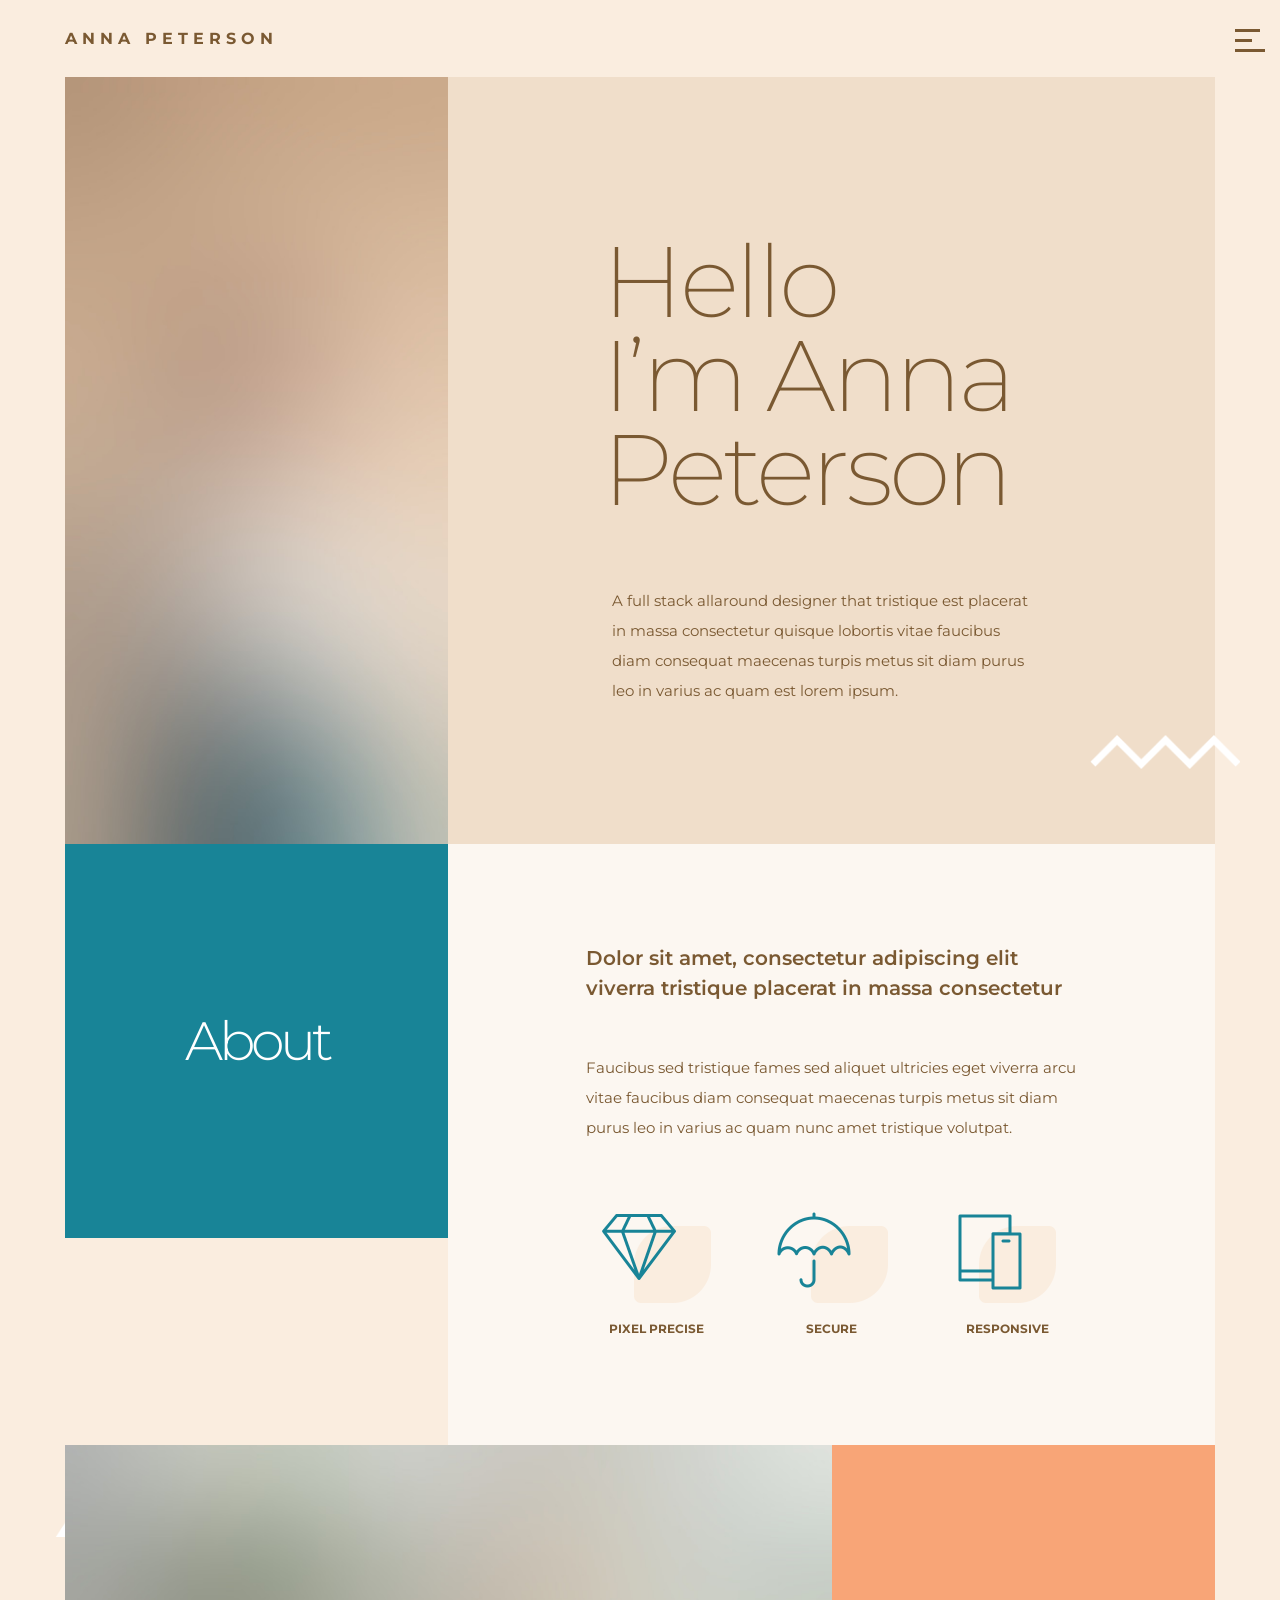
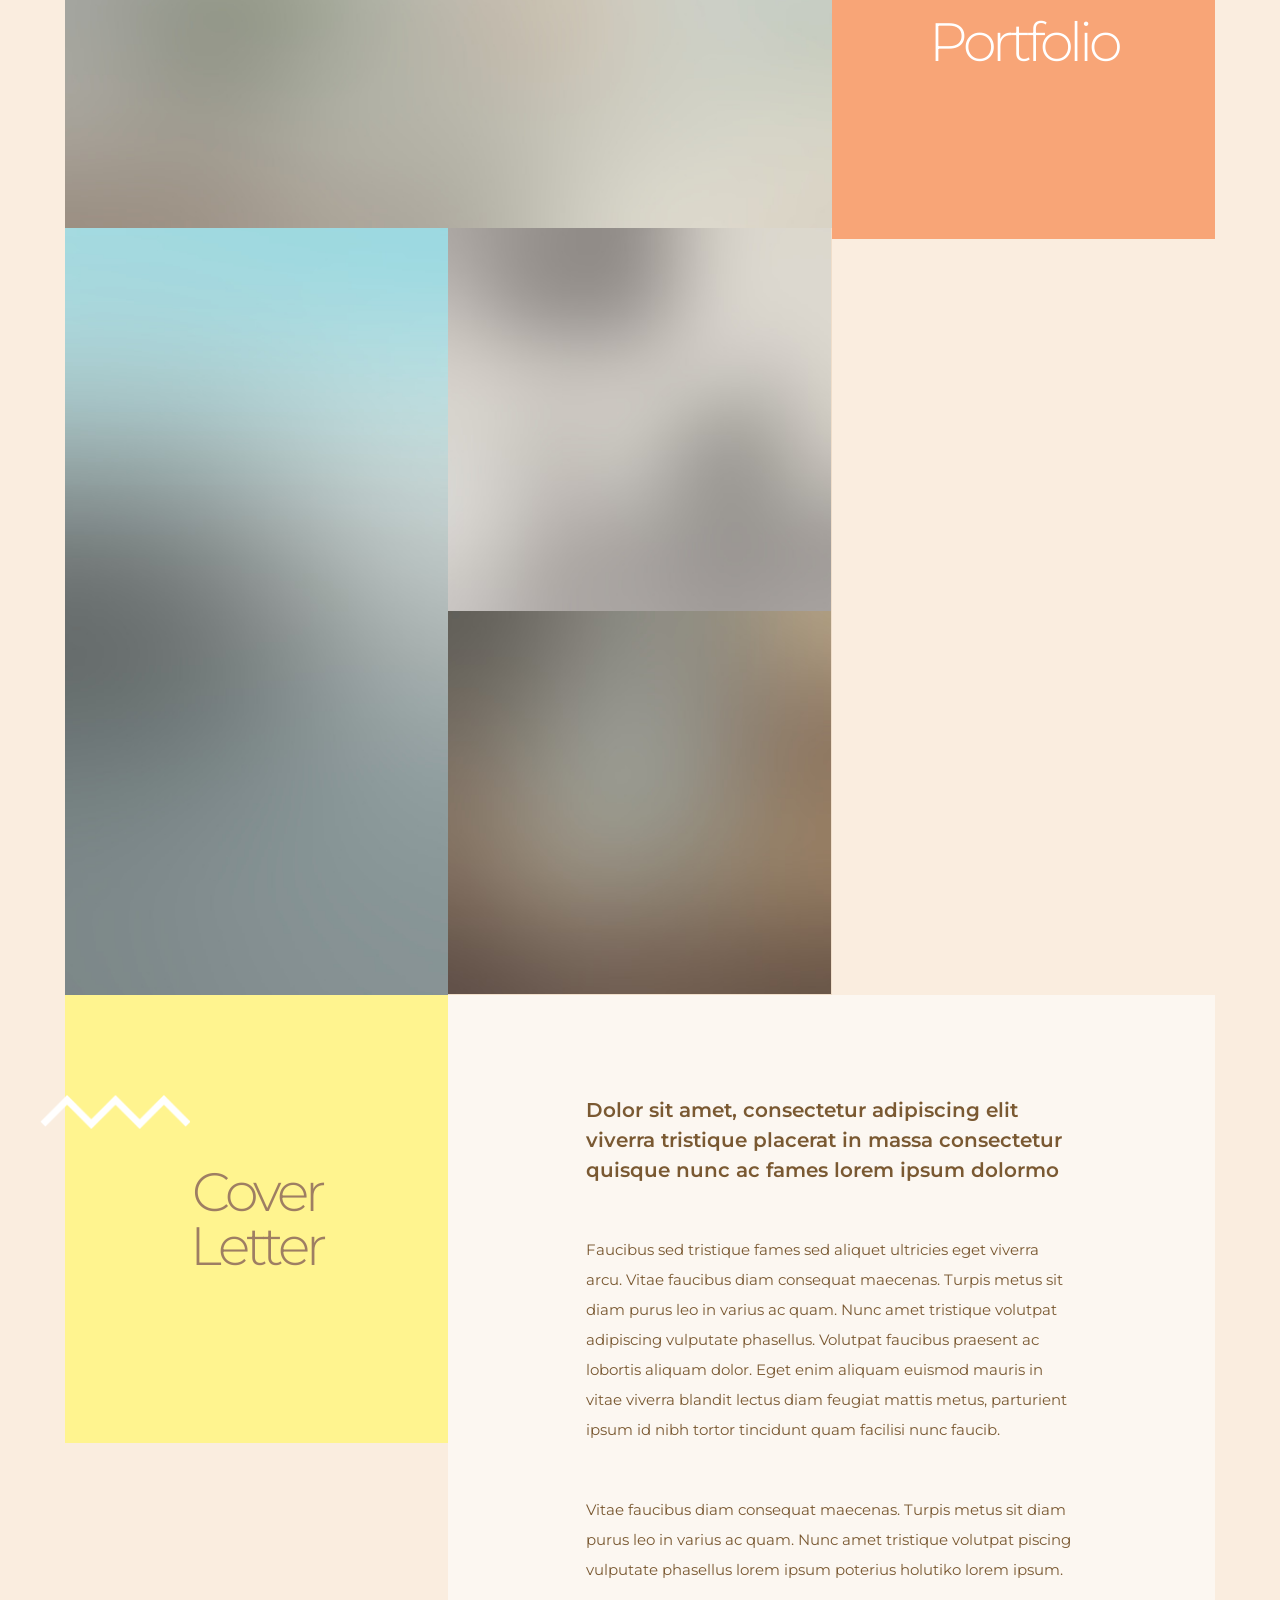
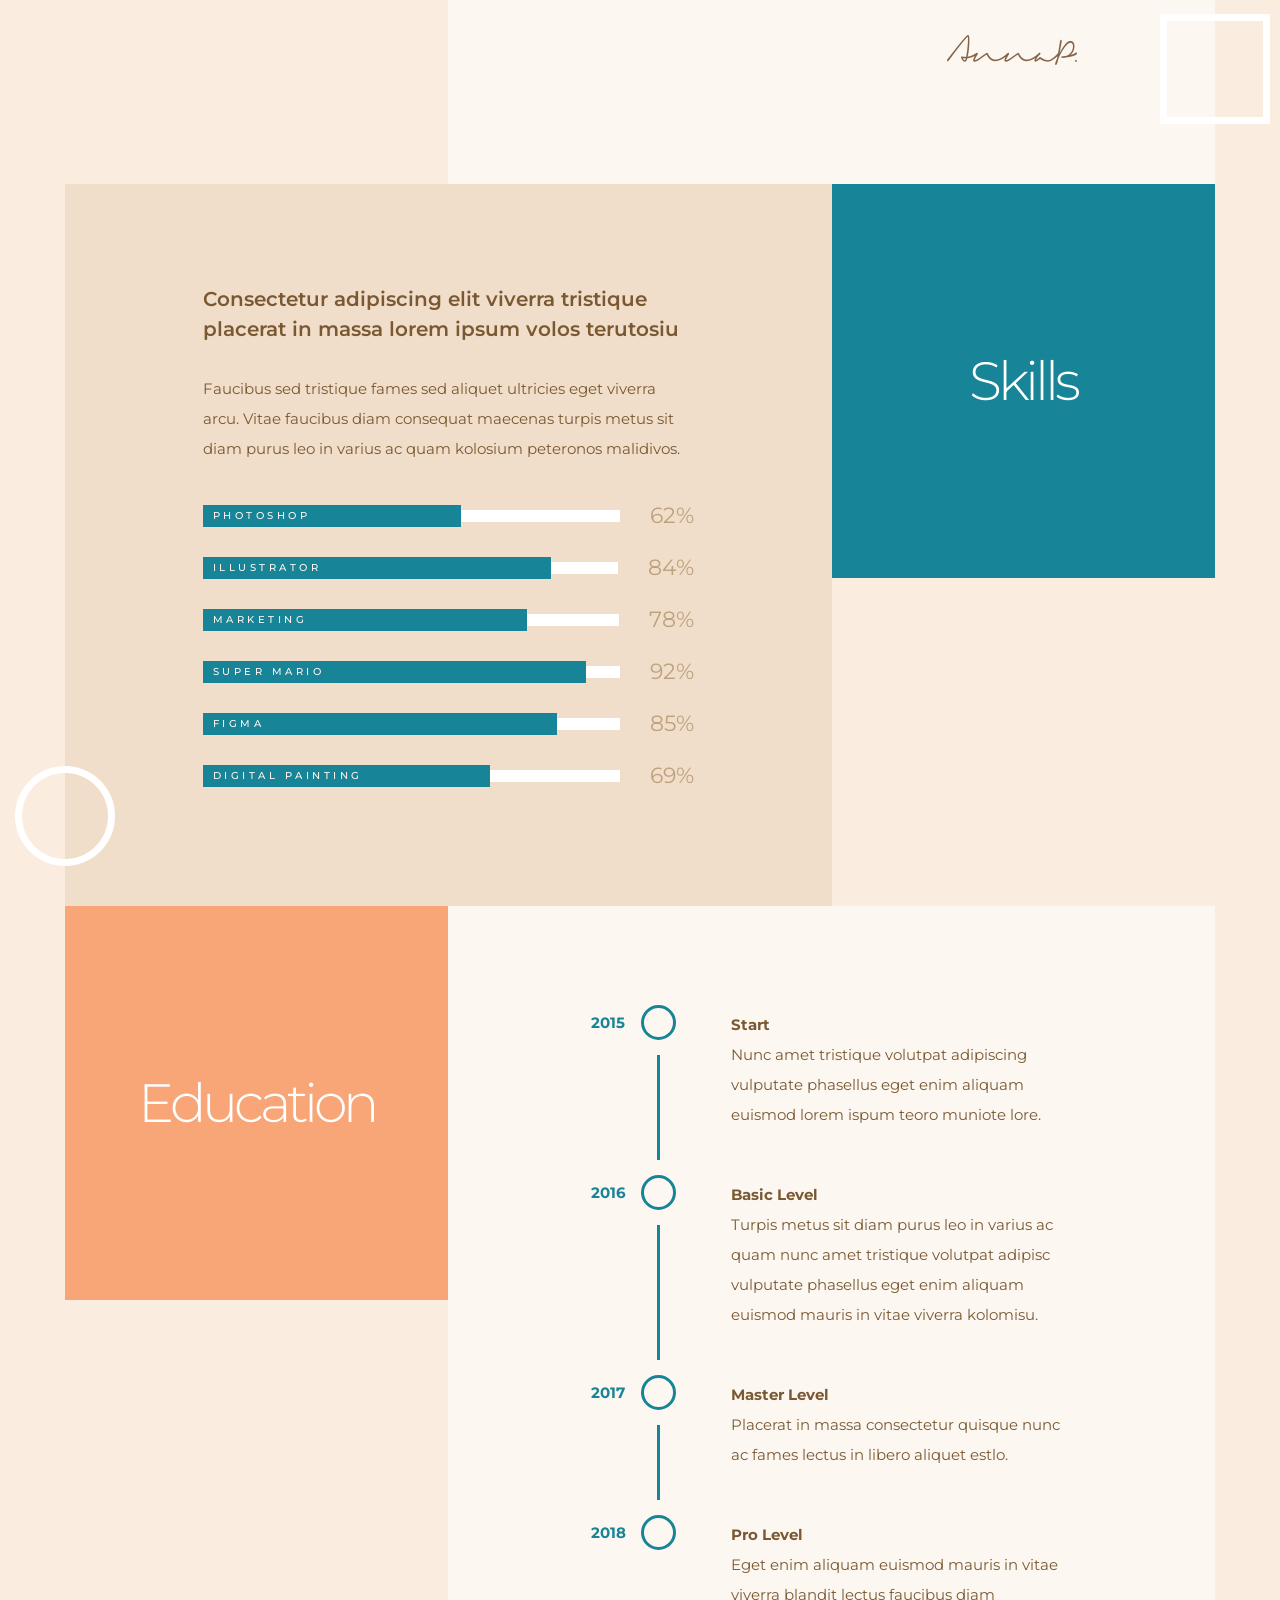
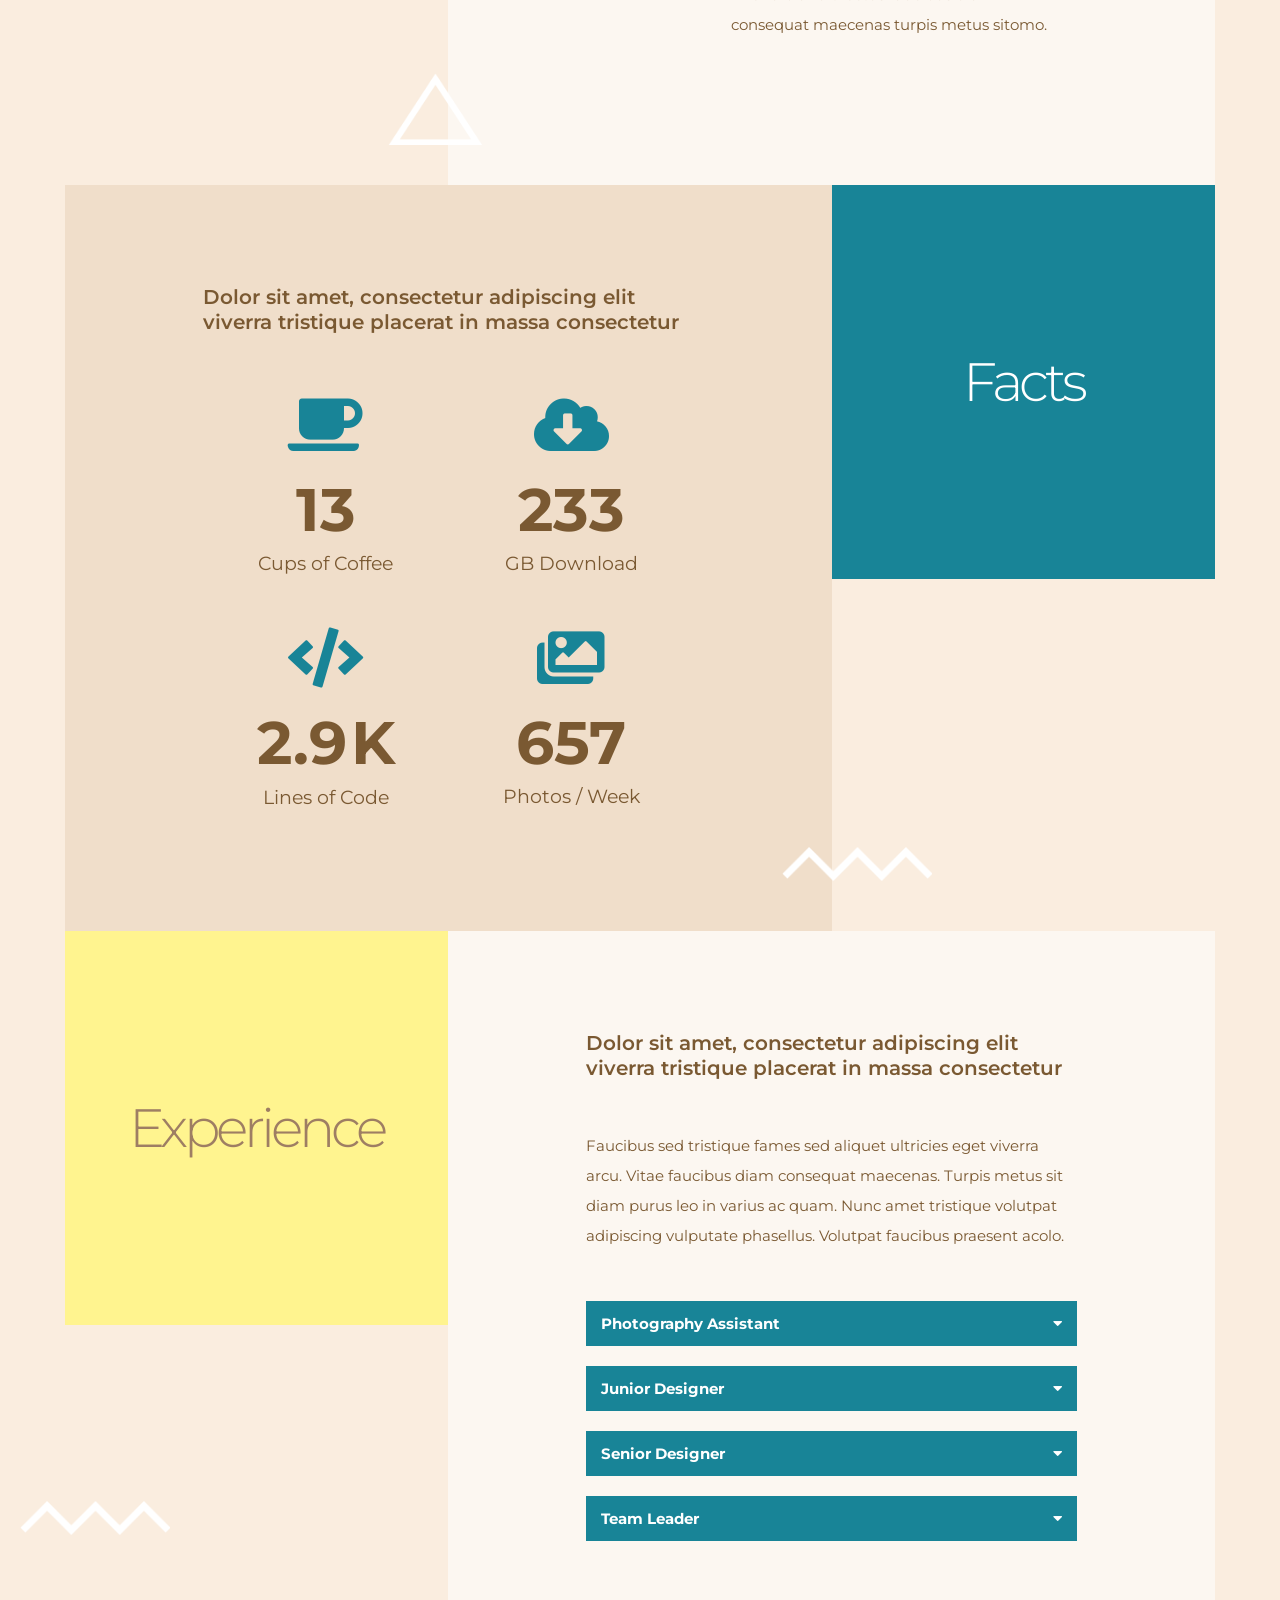
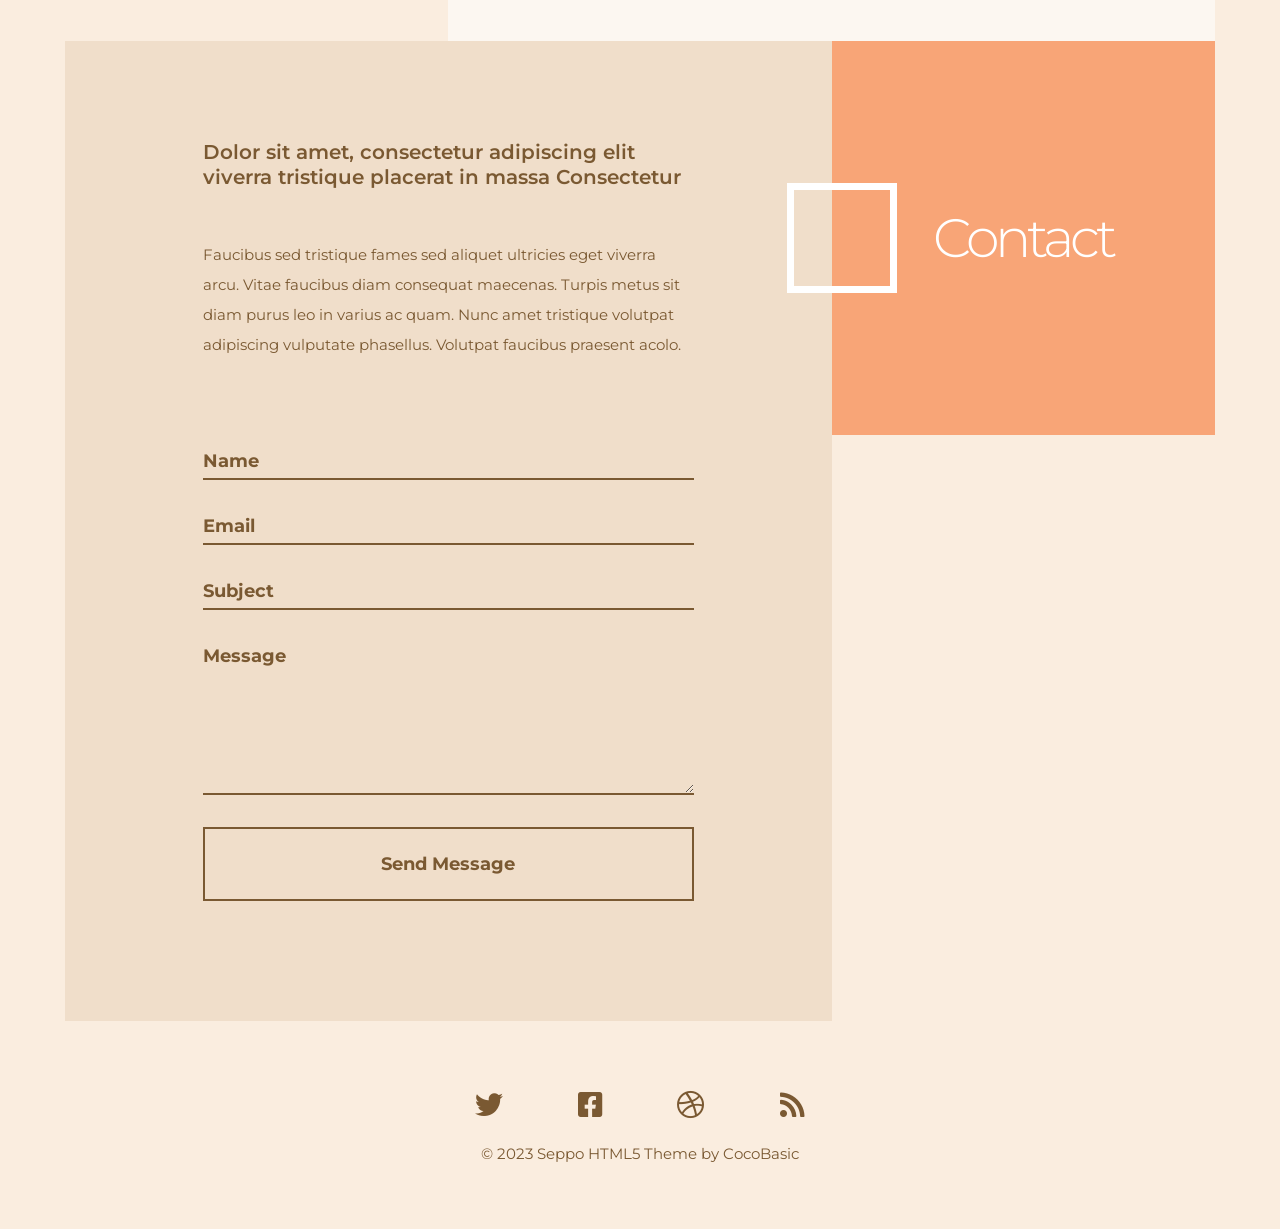
<file: web-template/Seppo/demo-3/Template/index.html>
<!DOCTYPE html>
<html lang="en">
    <head>        
        <title>Seppo - Demo 3</title>
        <!-- Meta Tags -->
        <meta charset="UTF-8">
        <meta http-equiv="X-UA-Compatible" content="IE=edge">
        <meta name="viewport" content="width=device-width, initial-scale=1.0">
        <meta name="author" content="CocoBasic">       
        <meta name="description" content="Template by CocoBasic">
        <meta name="keywords" content="HTML, CSS, JavaScript, PHP">
        <link rel="shortcut icon" href="images/favicon.ico">    

        <!-- Google Fonts -->
        <link rel="preconnect" href="https://fonts.googleapis.com">
        <link rel="preconnect" href="https://fonts.gstatic.com" crossorigin>
        <link href="https://fonts.googleapis.com/css2?family=Montserrat:wght@200;300;400;500;600;700;800&display=swap" rel="stylesheet">

        <!-- CSS Plugins -->
        <link rel="stylesheet" href="css/all.min.css">
        <link rel="stylesheet" href="css/animate.css">
        <link rel="stylesheet" href="css/prettyPhoto.css">
        <link rel="stylesheet" href="css/owl.carousel.min.css">
        <link rel="stylesheet" href="css/owl.theme.default.min.css">

        <!-- Main CSS Files -->
        <link rel="stylesheet" href="css/common.css">
        <link rel="stylesheet" href="css/style.css">        
    </head>
    <body>

        <!-- Preloader -->
        <div class="preloader"></div>
        <!-- - - - -->

        <!-- Start Header -->
        <header>
            <div class="container">
                <nav>
                    <ul>
                        <li><a href="#" data-scroll="home" class="active">Home</a></li>
                        <li><a href="#" data-scroll="about">About</a></li>
                        <li><a href="#" data-scroll="portfolio">Portfolio</a></li>
                        <li><a href="#" data-scroll="cover-letter">Cover Letter</a></li>
                        <li><a href="#" data-scroll="skills">Skills</a></li>
                        <li><a href="#" data-scroll="education">Education</a></li>
                        <li><a href="#" data-scroll="facts">Facts</a></li>
                        <li><a href="#" data-scroll="experience">Experience</a></li>
                        <li><a href="#" data-scroll="contact">Contact</a></li>
                        <li><a href="blog.html" class="new-page-link">Blog</a></li>
                    </ul>
                </nav>
                <button class="menu-toggler">
                    <span></span>
                    <span></span>
                    <span></span>
                </button>
                <div class="side-left">
                    <a class="logo" href="index.html">ANNA PETERSON</a>
                    <ul class="social-side-left">
                        <li><a href="https://www.linkedin.com/">LI.</a></li>
                        <li><a href="https://twitter.com/">TW.</a></li>
                        <li><a href="https://www.linkedin.com/">IN.</a></li>
                        <li><a href="https://www.facebook.com/">FB.</a></li>
                    </ul>
                </div>
            </div>
        </header>
        <!-- End Header -->
        <!-- Start Home -->
        <section class="home" id="home">
            <div class="container">
                <div class="main-flex-section">
                    <div class="image declaration-part">
                        <img class="desktop-home-image" src="images/main_image.jpg" alt="home image">
                        <img class="mobile-home-image" src="images/phone_image.jpg" alt="home image">
                    </div>
                    <div class="home-content content-part">
                        <div class="text">
                            <h1>
                                Hello<br>
                                I’m Anna<br>
                                Peterson
                            </h1>
                            <p>
                                A full stack allaround designer that tristique est placerat in massa consectetur quisque lobortis vitae faucibus diam consequat maecenas turpis metus sit diam purus leo in varius ac quam est lorem ipsum.
                            </p>
                            <img src="images/zigzag.png" class="section-moving-shape" alt="zigzag shape">
                        </div>
                    </div>
                </div>
            </div>
        </section>
        <!-- End Home -->
        <!-- Start About -->
        <section class="about" id="about">
            <div class="container">
                <div class="main-flex-section">
                    <div class="main-heading color-1 declaration-part">
                        <h2>About</h2>
                    </div>
                    <div class="about-field content-part">
                        <div class="about-content comman-padding">
                            <div class="text">
                                <p class="main-bold-p">
                                    Dolor sit amet, consectetur adipiscing elit viverra tristique placerat in massa consectetur
                                </p>
                                <p class="main-p">
                                    Faucibus sed tristique fames sed aliquet ultricies eget viverra arcu vitae faucibus diam consequat maecenas turpis metus sit diam purus leo in varius ac quam nunc amet tristique volutpat.
                                </p>
                            </div>
                            <div class="features">
                                <div class="box">
                                    <img src="images/icon_preciese_v2.png" alt="pixel preciese">
                                    <span>PIXEL PRECISE</span>
                                </div>
                                <div class="box">
                                    <img src="images/icon_secure_v2.png" alt="secure">
                                    <span>SECURE</span>
                                </div>
                                <div class="box">
                                    <img src="images/icon_responsive_v2.png" alt="responsive">
                                    <span>RESPONSIVE</span>
                                </div>
                            </div>
                        </div>
                    </div>
                </div>
            </div>
        </section>
        <!-- End About -->
        <!-- Start Portfolio -->
        <section class="portfolio" id="portfolio">
            <div class="container">
                <div class="main-flex-section">
                    <div class="portfolio-field content-part">
                        <div id="portfolio-wrapper" class="relative">                            
                            <div class="portfolio-load-content-holder"></div>
                            <div class="grid" id="portfolio-grid">                                                            
                                <div class="grid-sizer"></div>

                                <div id="p-item-1" class="grid-item element-item p-one">
                                    <a class="item-link ajax-portfolio" href="portfolio-1.html" data-id="1">
                                        <img src="images/portfolio1.jpg" alt="Portfolio 1">
                                        <div class="portfolio-text-holder">
                                            <div class="portfolio-text-wrapper">
                                                <p class="portfolio-text">Home</p>
                                                <p class="portfolio-cat">Text</p>
                                            </div>
                                        </div>
                                    </a>
                                </div>

                                <div id="p-item-2" class="grid-item element-item p-one-half">
                                    <a class="item-link ajax-portfolio" href="portfolio-2.html" data-id="2">
                                        <img src="images/portfolio2.jpg" alt="Portfolio 2">
                                        <div class="portfolio-text-holder">
                                            <div class="portfolio-text-wrapper">
                                                <p class="portfolio-text">Stairways</p>
                                                <p class="portfolio-cat">Text</p>
                                            </div>
                                        </div>
                                    </a>
                                </div>

                                <div id="p-item-3" class="grid-item element-item p-one-half">
                                    <a class="item-link" href="images/blog_img_04.jpg" data-rel="prettyPhoto[portfolio]">
                                        <img src="images/portfolio3.jpg" alt="Portfolio 3">
                                        <div class="portfolio-text-holder">
                                            <div class="portfolio-text-wrapper">
                                                <p class="portfolio-text">Sneakers</p>
                                                <p class="portfolio-cat">Image</p>
                                            </div>
                                        </div>
                                    </a>
                                </div>

                                <div class="grid-item element-item p-one-half">
                                    <a class="item-link" href="https://vimeo.com/199192931" data-rel="prettyPhoto[portfolio]">
                                        <img src="images/portfolio4.jpg" alt="Portfolio 4">
                                        <div class="portfolio-text-holder">
                                            <div class="portfolio-text-wrapper">
                                                <p class="portfolio-text">Design</p>
                                                <p class="portfolio-cat">Video</p>
                                            </div>
                                        </div>
                                    </a>
                                </div>
                                
                            </div>                
                        </div>                                                       
                    </div>
                    <div class="main-heading color-2 declaration-part">
                        <h2>Portfolio</h2>
                    </div>
                </div>
                <img src="images/triangle.png" class="section-moving-shape" alt="triangle shape">
            </div>
        </section>
        <!-- End Portfolio -->
        <!-- Start Cover Letter -->
        <section class="cover-letter" id="cover-letter">
            <div class="container">
                <div class="main-flex-section">
                    <div class="main-heading color-3 declaration-part">
                        <h2>
                            Cover<br>
                            Letter
                        </h2>
                    </div>
                    <div class="cover-field content-part">
                        <div class="cover-content comman-padding">
                            <div class="text">
                                <p class="main-bold-p">
                                    Dolor sit amet, consectetur adipiscing elit viverra tristique placerat in massa consectetur quisque nunc ac fames lorem ipsum dolormo
                                </p>
                                <p class="main-p">
                                    Faucibus sed tristique fames sed aliquet ultricies eget viverra arcu. Vitae faucibus diam consequat maecenas. Turpis metus sit diam purus leo in varius ac quam. Nunc amet tristique volutpat adipiscing vulputate phasellus. Volutpat faucibus praesent ac lobortis aliquam dolor. Eget enim aliquam euismod mauris in vitae viverra blandit lectus diam feugiat mattis metus, parturient ipsum id nibh tortor tincidunt quam facilisi nunc faucib.
                                </p>
                                <p class="main-p">
                                    Vitae faucibus diam consequat maecenas. Turpis metus sit diam purus leo in varius ac quam. Nunc amet tristique volutpat piscing vulputate phasellus lorem ipsum poterius holutiko lorem ipsum.
                                </p>
                            </div>
                            <div class="signature">
                                <img src="images/icon_signature_v2.png" alt="signature">
                            </div>             
                        </div>
                    </div>
                </div>
                <img src="images/zigzag.png" class="section-moving-shape cover-shape-1" alt="zigzag shape">
                <img src="images/square.png" class="section-moving-shape cover-shape-2" alt="square shape">
            </div>
        </section>
        <!-- End Cover Letter -->
        <!-- Start Skills -->
        <section class="skills" id="skills">
            <div class="container">
                <div class="main-flex-section">
                    <div class="skills-field content-part">
                        <div class="skills-content comman-padding">
                            <div class="text">
                                <p class="main-bold-p">
                                    Consectetur adipiscing elit viverra tristique placerat in massa lorem ipsum volos terutosiu
                                </p>
                                <p class="main-p">
                                    Faucibus sed tristique fames sed aliquet ultricies eget viverra arcu. Vitae faucibus diam consequat maecenas turpis metus sit diam purus leo in varius ac quam kolosium peteronos malidivos.
                                </p>
                            </div>
                            <div class="progress-box">
                                <div class="prog-bar">
                                    <div class="bar">
                                        PHOTOSHOP
                                        <span class="bar-percent" data-progress="62%"></span>
                                    </div>
                                    <span class="value">62%</span>
                                </div>
                                <div class="prog-bar">
                                    <div class="bar">
                                        ILLUSTRATOR
                                        <span class="bar-percent" data-progress="84%"></span>
                                    </div>
                                    <span class="value">84%</span>
                                </div>
                                <div class="prog-bar">
                                    <div class="bar">
                                        MARKETING
                                        <span class="bar-percent" data-progress="78%"></span>
                                    </div>
                                    <span class="value">78%</span>
                                </div>
                                <div class="prog-bar">
                                    <div class="bar">
                                        SUPER MARIO
                                        <span class="bar-percent" data-progress="92%"></span>
                                    </div>
                                    <span class="value">92%</span>
                                </div>
                                <div class="prog-bar">
                                    <div class="bar">
                                        FIGMA
                                        <span class="bar-percent" data-progress="85%"></span>
                                    </div>
                                    <span class="value" data-progress="85%">85%</span>
                                </div>
                                <div class="prog-bar">
                                    <div class="bar">
                                        DIGITAL PAINTING
                                        <span class="bar-percent" data-progress="69%"></span>
                                    </div>
                                    <span class="value">69%</span>
                                </div>
                            </div>
                            <img src="images/circle.png" class="section-moving-shape" alt="circle shape">
                        </div>
                    </div>
                    <div class="main-heading color-1 declaration-part">
                        <h2>Skills</h2>
                    </div>
                </div>
            </div>
        </section>
        <!-- End Skills -->
        <section class="education" id="education">
            <div class="container">
                <div class="main-flex-section">
                    <div class="main-heading color-2 declaration-part">
                        <h2>Education</h2>
                    </div>
                    <div class="education-field content-part">
                        <div class="education-content comman-padding">
                            <div class="edu-holder">
                                <div class="edu-box">
                                    <span class="date">2015</span>
                                    <span class="circle"></span>
                                    <p class="text main-p">
                                        <b>Start</b>
                                        <br>
                                        Nunc amet tristique volutpat adipiscing vulputate phasellus eget enim aliquam euismod lorem ispum teoro muniote lore.
                                    </p>
                                </div>
                                <div class="edu-box">
                                    <span class="date">2016</span>
                                    <span class="circle"></span>
                                    <p class="text main-p">
                                        <b>Basic Level</b>
                                        <br>
                                        Turpis metus sit diam purus leo in varius ac quam nunc amet tristique volutpat adipisc vulputate phasellus eget enim aliquam euismod mauris in vitae viverra kolomisu.
                                    </p>
                                </div>
                                <div class="edu-box">
                                    <span class="date">2017</span>
                                    <span class="circle"></span>
                                    <p class="text main-p">
                                        <b>Master Level</b>
                                        <br>
                                        Placerat in massa consectetur quisque nunc ac fames lectus in libero aliquet estlo.
                                    </p>
                                </div>
                                <div class="edu-box">
                                    <span class="date">2018</span>
                                    <span class="circle"></span>
                                    <p class="text main-p">
                                        <b>Pro Level</b>
                                        <br>
                                        Eget enim aliquam euismod mauris in vitae viverra blandit lectus faucibus diam consequat maecenas turpis metus sitomo.
                                    </p>
                                </div>
                            </div>
                            <img class="section-moving-shape" src="images/triangle.png" alt="triangle shape">
                        </div>
                    </div>
                </div>
            </div>
        </section>
        <!-- Start Facts -->
        <section class="facts" id="facts">
            <div class="container">
                <div class="main-flex-section">
                    <div class="facts-field content-part">
                        <div class="facts-content comman-padding">
                            <p class="text">
                                Dolor sit amet, consectetur adipiscing elit viverra tristique placerat in massa consectetur
                            </p>
                            <div class="counter-area">
                                <div class="counter-box">
                                    <i class="fas fa-coffee"></i>
                                    <span class="value counter-number-1" data-count="13">5</span>
                                    <span class="title">Cups of Coffee</span>
                                </div>
                                <div class="counter-box">
                                    <i class="fas fa-cloud-download-alt"></i>
                                    <span class="value counter-number-2" data-count="250">150</span>
                                    <span class="title">GB Download</span>
                                </div>
                                <div class="counter-box">
                                    <i class="fas fa-code"></i>
                                    <div>
                                        <span class="value counter-number-3" data-count="3.3">1.1</span>
                                        <span class="value">K</span>
                                    </div>               
                                    <span class="title">Lines of Code</span>
                                </div>
                                <div class="counter-box">
                                    <i class="fas fa-images"></i>
                                    <span class="value counter-number-4" data-count="743">500</span>
                                    <span class="title">Photos / Week</span>
                                </div>
                            </div>
                            <img class="section-moving-shape" src="images/zigzag.png" alt="zigzag shape">
                        </div>
                    </div>
                    <div class="main-heading color-1 declaration-part">
                        <h2>Facts</h2>
                    </div>
                </div>
            </div>
        </section>
        <!-- End Facts -->
        <!-- Start Experience -->
        <section class="experience" id="experience">
            <div class="container">
                <div class="main-flex-section">
                    <div class="main-heading color-3 declaration-part">
                        <h2>Experience</h2>
                    </div>
                    <div class="experience-field content-part">
                        <div class="experience-content comman-padding">
                            <div class="text">
                                <p class="bolder-p">
                                    Dolor sit amet, consectetur adipiscing elit viverra tristique placerat in massa consectetur
                                </p>
                                <p class="main-p">
                                    Faucibus sed tristique fames sed aliquet ultricies eget viverra arcu. Vitae faucibus diam consequat maecenas. Turpis metus sit diam purus leo in varius ac quam. Nunc amet tristique volutpat adipiscing vulputate phasellus. Volutpat faucibus praesent acolo.
                                </p>
                            </div>
                            <div class="faq-accordion">
                                <div class="exp-box">
                                    <div class="title">
                                        <span>Photography Assistant</span>
                                        <i class="fas fa-caret-down"></i>
                                    </div>
                                    <div class="slide-text">
                                        <p class="intro">2012 – 2014</p>
                                        <p class="info main-p">
                                            In sodales suscipit velit sagittis tristique aliquam consectetur eros at viverra aliquet suspendisse potenti lorem ipsum dolo colomose positive aratovi del nenosico.
                                        </p>
                                    </div>
                                </div>
                                <div class="exp-box">
                                    <div class="title">
                                        <span>Junior Designer</span>
                                        <i class="fas fa-caret-down"></i>
                                    </div>
                                    <div class="slide-text">
                                        <p class="intro">2014 – 2016</p>
                                        <p class="info main-p">
                                            Nulla tristique nulla eget nibh lobortis porta quisque posuere iaculis maximus. Aliquam quis hendrerit dui lore.
                                        </p>
                                    </div>
                                </div>
                                <div class="exp-box">
                                    <div class="title">
                                        <span>Senior Designer</span>
                                        <i class="fas fa-caret-down"></i>
                                    </div>
                                    <div class="slide-text">
                                        <p class="intro">2016 – 2017</p>
                                        <p class="info main-p">
                                            Proin mollis sapien quis elit aliquam, vitae placerat neque aliquam suspendisse dapibus elit nec pretium gravida. Sed gravida, libero ac tristique tristique, elit quam dignom.
                                        </p>
                                    </div>
                                </div>
                                <div class="exp-box">
                                    <div class="title">
                                        <span>Team Leader</span>
                                        <i class="fas fa-caret-down"></i>
                                    </div>
                                    <div class="slide-text">
                                        <p class="intro">2017 – 2020</p>
                                        <p class="info main-p">
                                            Ksem, non porta lorem dolor eget augue aliquam eu ante tincidunt, tincidunt nibh quis, accumsan metus doloe.
                                        </p>
                                    </div>
                                </div>
                            </div>
                        </div>
                    </div>
                </div>
            </div>
            <img class="section-moving-shape" src="images/zigzag.png" alt="zigzag shape">
        </section>
        <!-- End Experience -->
        <!-- Start Contact -->
        <section class="contact" id="contact">
            <div class="container">
                <div class="main-flex-section">
                    <div class="contact-field content-part">
                        <div class="contact-content comman-padding">
                            <div class="text">
                                <p class="bolder-p">
                                    Dolor sit amet, consectetur adipiscing elit viverra tristique placerat in massa Consectetur
                                </p>
                                <p class="main-p">
                                    Faucibus sed tristique fames sed aliquet ultricies eget viverra arcu. Vitae faucibus diam consequat maecenas. Turpis metus sit diam purus leo in varius ac quam. Nunc amet tristique volutpat adipiscing vulputate phasellus. Volutpat faucibus praesent acolo.
                                </p>
                            </div>
                            <div class="form-field">
                                <div class="contact-form">
                                    <div class="name">
                                        <input id="name" type="text" name="name">
                                        <span class="input-default-text">Name</span>
                                    </div>
                                    <div class="email">
                                        <input id="contact-email" type="email" name="email">
                                        <span class="input-default-text">Email</span>
                                    </div>
                                    <div class="subject">
                                        <input id="subject" type="text" name="subject">
                                        <span class="input-default-text">Subject</span>
                                    </div>
                                    <div class="message">
                                        <textarea id="message" name="message"></textarea>
                                        <span class="input-default-text">Message</span>
                                    </div>
                                    <input type="submit" value="Send Message">
                                </div>
                            </div>
                        </div>
                    </div>
                    <div class="main-heading color-2 declaration-part">
                        <h2>Contact</h2>
                        <img class="section-moving-shape" src="images/square.png" alt="zigzag shape">
                    </div>
                </div>
            </div>
        </section>
        <!-- End Contact -->
        <!-- Start Footer -->
        <footer>
            <div class="container">
                <ul class="foot-social">
                    <li><a href="#"><i class="fab fa-twitter"></i></a></li>
                    <li><a href="#"><i class="fab fa-facebook-square"></i></a></li>
                    <li><a href="#"><i class="fab fa-dribbble"></i></a></li>
                    <li><a href="#"><i class="fas fa-rss"></i></a></li>
                </ul>
                <div class="copyright-holder">                   
                    &copy; 2023 Seppo HTML5 Theme by <a href="https://www.cocobasic.com/">CocoBasic</a>
                </div>
            </div>
        </footer>
        <!-- End Footer -->

        <!-- JS Files -->
        <script src="js/jquery.js"></script>
        <script src="js/jquery.appear.js"></script>        
        <script src='js/jquery.fitvids.js'></script>                
        <script src='js/isotope.pkgd.js'></script>                
        <script src='js/jquery.prettyPhoto.js'></script>                
        <script src="js/imagesloaded.pkgd.js"></script>
        <script src='js/owl.carousel.min.js'></script>                                                         
        <script src="js/main.js"></script>        
    </body>
</html>
</file>
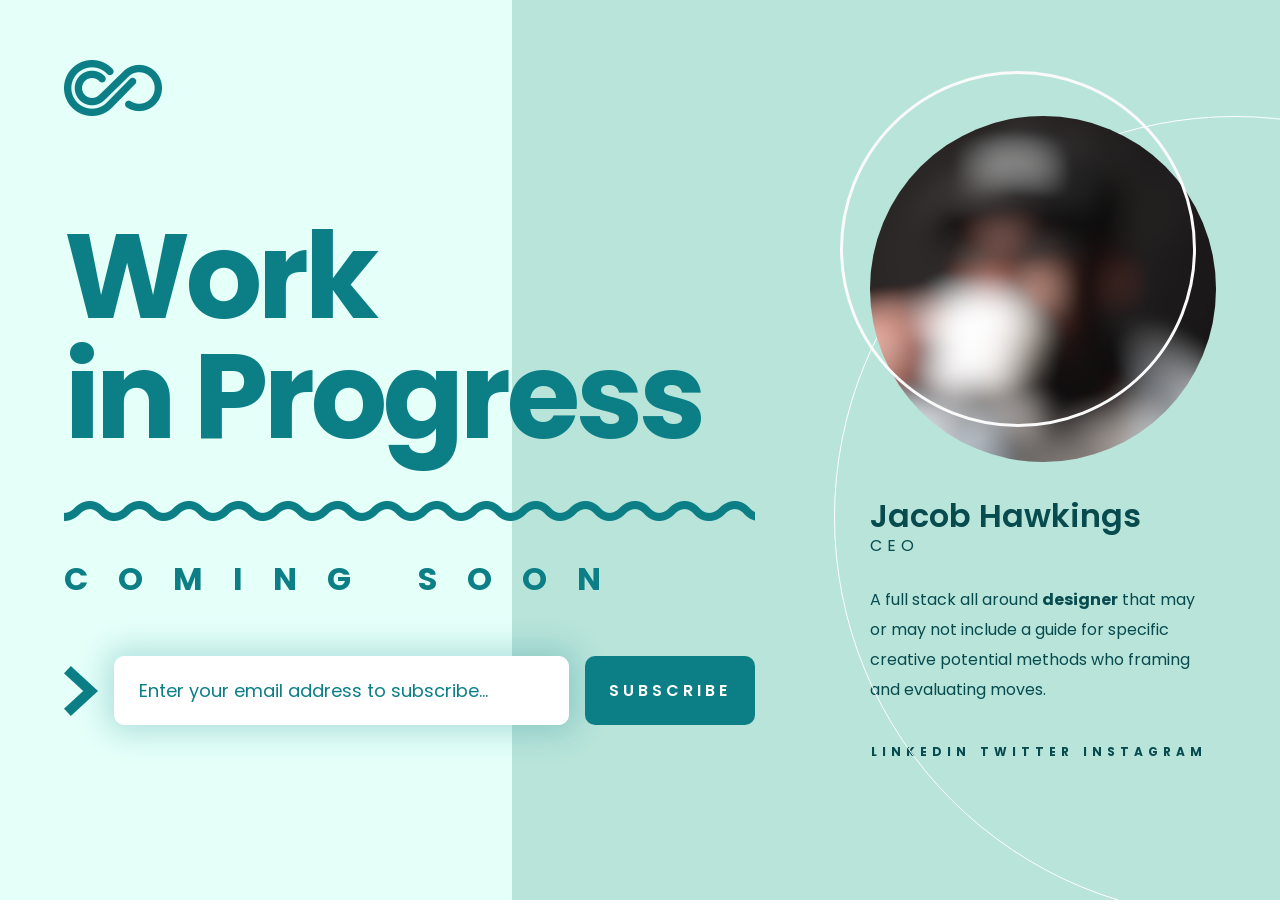
<file: web-template/Seppo/demo-5/Template/index.html>
<!DOCTYPE html>
<html lang="en">
    <head>	    
        <title>Seppo - Demo 5</title>
        <meta charset="UTF-8">
        <meta http-equiv="X-UA-Compatible" content="IE=edge">
        <meta name="description" content="Template by CocoBasic">
        <meta name="keywords" content="HTML, CSS, JavaScript, PHP">
        <meta name="author" content="CocoBasic">
        <meta name="viewport" content="width=device-width, initial-scale=1.0">

        <link rel="shortcut icon" href="images/favicon.ico">  
        <link href="https://fonts.googleapis.com/css2?family=Poppins:wght@100;200;300;400;500;600;700;800;900&display=swap" rel="stylesheet">    
        <link rel="stylesheet" href="css/style.css">        
    </head>
    <body>
        <div class="doc-loader"></div>  

        <!-- Start Header -->
        <header>
            <div class="container">
                <nav>
                    <a href="index.html" class="header-logo">
                        <img src="images/logo.png" alt="logo">
                    </a>
                </nav>
            </div>
        </header>
        <!-- End Header -->

        <!-- Start Coming -->
        <section class="coming" id="main-content">
            <div class="container">
                <div class="coming-holder">
                    <div class="coming-text">
                        <h1>
                            Work <br>
                            in Progress
                        </h1>
                        <div class="wave-image"></div>
                        <p class="subtitle">coming soon</p>

                        <form class="coming-form">
                            <img class="arrow" src="images/arrow.png" alt="arrow">            
                            <input id="email" type="text" placeholder="Enter your email address to subscribe..." >
                            <button class="btn-filled">subscribe</button>
                        </form>
                    </div>
                    <div class="coming-image">
                        <div class="img-box">
                            <img src="images/preview.png" alt="Preview">
                        </div>
                        <div>
                            <h4>Jacob Hawkings</h4>
                            <p class="subtitle">CEO</p>
                            <p class="body">
                                A full stack all around
                                <b>designer</b> that may or may not include a guide for specific
                                creative potential methods who framing and evaluating moves.
                            </p>
                            <div class="coming-links">
                                <a href="#" class="caption">LINKEDIN</a>
                                <a href="#" class="caption">TWITTER</a>
                                <a href="#" class="caption">INSTAGRAM</a>
                            </div>
                        </div>
                    </div>
                </div>
            </div>
        </section>
        <!-- End Coming -->

        <!-- Start Decorate Shapes -->
        <div class="bg-shape-1"></div>
        <div class="bg-shape-2"></div>    
        <!-- End Decorate Shapes -->

        <!--Load JavaScript-->
        <script src="js/jquery.js"></script>			                                       
        <script src='js/main.js'></script>
    </body>
</html>
</file>
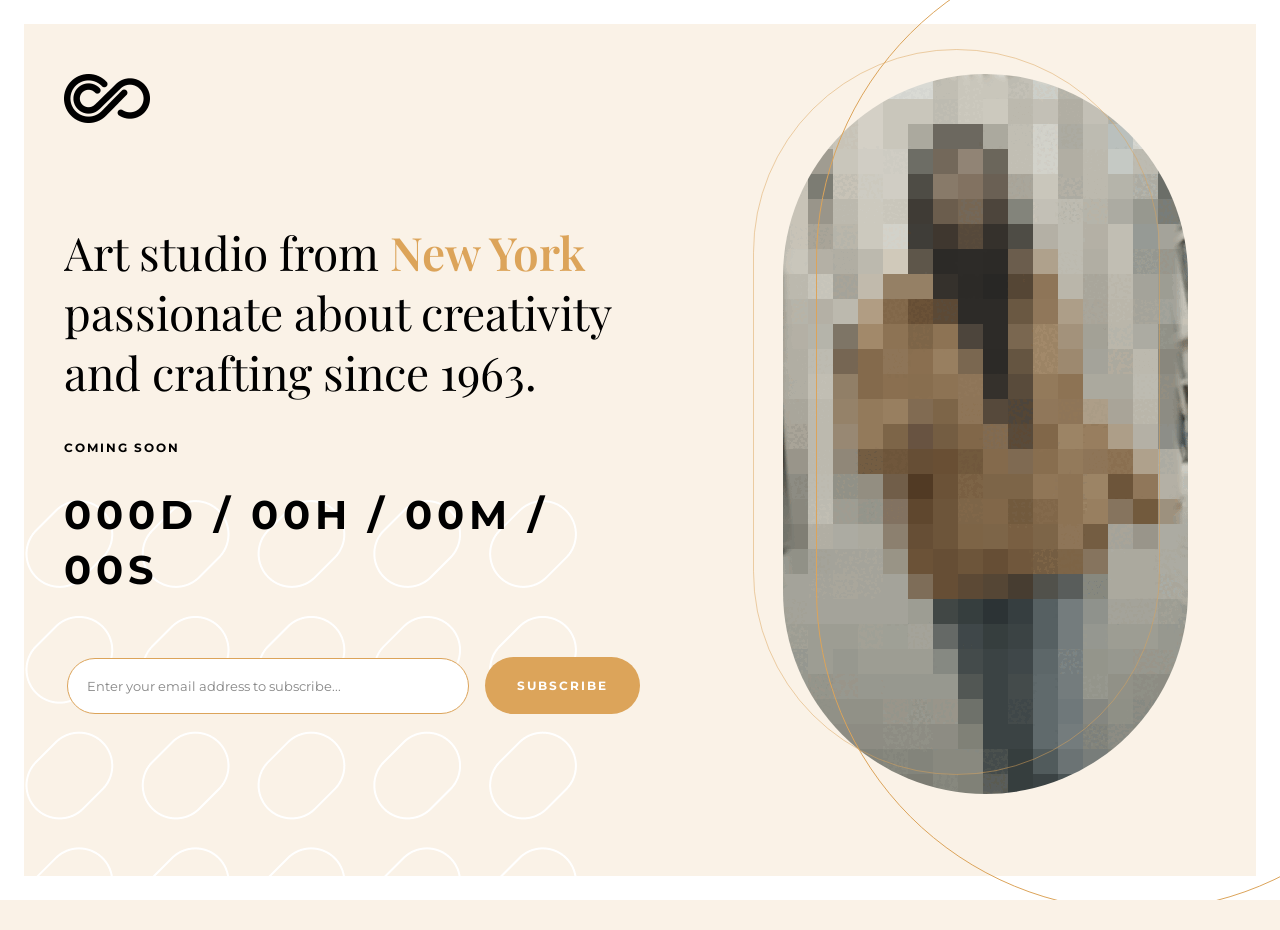
<file: web-template/Seppo/demo-6/Template/index.html>
<!DOCTYPE html>
<html lang="en">
    <head>	    
        <title>Seppo - Demo 6</title>
        <meta charset="UTF-8">
        <meta http-equiv="X-UA-Compatible" content="IE=edge">
        <meta name="description" content="Template by CocoBasic">
        <meta name="keywords" content="HTML, CSS, JavaScript, PHP">
        <meta name="author" content="CocoBasic">
        <meta name="viewport" content="width=device-width, initial-scale=1.0">

        <link rel="shortcut icon" href="images/favicon.ico">  
        <link href="https://fonts.googleapis.com/css2?family=Montserrat:wght@400;500;600;700&family=Playfair+Display:wght@400;600&display=swap" rel="stylesheet" >  
        <link rel="stylesheet" href="css/style.css" >        
    </head>
    <body>
        <div class="doc-loader"></div>

        <!-- Start Coming -->
        <section class="coming" id="main-content">
            <div class="container">
                <div class="coming-holder">
                    <div class="coming-text">
                        <a href="index.html" class="header-logo">
                            <img src="images/logo.png" alt="Logo">
                        </a>
                        <h1>
                            Art studio from <span class="main-color">New York</span> passionate about creativity and crafting since 1963.
                        </h1>
                        <p class="caption">coming soon</p>
                        <span class="count-down" id="count-down" data-end="2024, 7, 30">000D / 00H / 00M / 00S</span>

                        <form class="coming-form">
                            <input type="text" placeholder="Enter your email address to subscribe...">
                            <button class="btn-filled">subscribe</button>
                        </form>
                    </div>
                    <div class="coming-image main-color-hover">
                        <div class="img-box">
                            <img src="images/girl.gif" alt="Preview">
                        </div>
                    </div>
                </div>
            </div>
        </section>
        <!-- End Coming -->

        <!-- Start Decorate Shapes -->    
        <div class="bubbles-shape">
            <img src="images/bubbles.png" alt="Bubble">
        </div>
        <!-- End Decorate Shapes -->

        <!--Load JavaScript-->
        <script src="js/jquery.js"></script>			                                       
        <script src="js/main.js"></script>
    </body>
</html>
</file>
<file: web-template/koyta-personal-portfolio/documentation/style.css>
@charset "utf-8";
/* CSS Document */
/*
  Theme Name:  Koyta - Personal Portfolio HTML Template
  Author: themetum
  Description: Koyta is a personal portfolio html template.
  Version: 1.0
*/



body,html{
	height: 100%;
	box-sizing: border-box;
}
*, *:before, *:after {
 	box-sizing: inherit;
}

body {
	font-family: 'Open Sans', sans-serif;
	font-weight: normal;
	font-style: normal;
	font-size: 15px;
	line-height: 26px;
	margin:0;
	padding: 0;
	background: #F3F6F8;
}
.img,img{
	max-width: 100%;
	transition: all 0.3s ease-out 0s;
	height:100%;
}
a,
.button {
	-webkit-transition: all 0.3s ease-out 0s;
	-moz-transition: all 0.3s ease-out 0s;
	-ms-transition: all 0.3s ease-out 0s;
	-o-transition: all 0.3s ease-out 0s;
	transition: all 0.3s ease-out 0s;
}
a:focus,
.button:focus {
	text-decoration: none;
	outline: none;
}
a:focus,
a:hover,
.portfolio-cat a:hover,
.footer-menu li a:hover {
	color: #999;
	text-decoration: none;
}
a, button {
	color: #444;
	outline: medium none;
	font-family: 'Montserrat', sans-serif;
}
h1,
h2,
h3,
h4,
h5,
h6 {
	font-family: 'Montserrat', sans-serif;
	color: #222;
	margin-top: 0px;
	font-style: normal;
	font-weight: 400;
	margin-bottom: 15px;
}
.h4, h4 {
	font-size: 18px;
}
ul {
	margin: 0px;
	padding: 0px;
}

p {
    color: #666;
    font-family: 'Open Sans', sans-serif;
    font-size: 15px;
    font-weight: normal;
    line-height: 26px;
    margin-bottom: 15px;
}
hr{
	padding: 0px;
	border-bottom: 1px solid #eceff8;
	border-top: 0px;
}
label {
	color: #444;
	cursor: pointer;
	font-size: 14px;
	font-weight: 400;
}
*::-moz-selection {
	background: #d6b161;
	color: #fff;
	text-shadow: none;
}
::-moz-selection {
	background: #555;
	color: #fff;
	text-shadow: none;
}
::selection {
	background: #555;
	color: #fff;
	text-shadow: none;
}
*::-moz-placeholder {
	color: #555555;
	font-size: 14px;
	opacity: .5;
}
*::placeholder {
	color: #555555;
	font-size: 14px;
	opacity: .5;
}
.de-padding{
	padding: 200px 0 100px ;
}
.de-padding-bottom{
	padding-bottom: 100px;
}
.mb-10 {
	margin-bottom: 7rem;
}
.bg{
	background: #f2f2f2;
}

.fix{overflow:hidden}

/*Documentation css*/

.header{
	position: absolute;
	left: 0;
	top: 0;
	width: 100%;
	z-index: 99;
}
.header.single-head{
	position: relative;
}
.header .bsnav {
	background: transparent;
	box-shadow: 0 8px 25px 0 rgba(0, 0, 0, 0.04);
}
.header .bsnav.sticked.in {
	background: #ffffff;
	opacity: 1;
}

.main-navigation .navbar.bsnav-sticky .navbar-collapse ul li a {
	color: #333;
	font-family: 'Montserrat', sans-serif;
	text-transform: uppercase;
	font-size: 13px;
	font-weight: 600;
}

.header.single-head .main-navigation .navbar.bsnav-sticky .navbar-collapse ul li a {
	color: #333;
}

.main-navigation .navbar.bsnav.sticked.in .navbar-collapse ul li a {
	color: #333333;
}

.main-navigation .navbar.bsnav-sticky .navbar-collapse ul li.active a {
	color: #E22A31;
}

.main-navigation .navbar.bsnav.sticked.in .navbar-collapse ul li.active a {
	color: #E22A31;
}

.header.single-head .main-navigation .navbar.bsnav.sticked.in .navbar-collapse ul li.active a {
	color: #333;
}

.main-navigation .navbar.bsnav-sticky img {
	height: auto;
	padding-top: 30px;
}

.main-navigation .navbar.bsnav-sticky a.navbar-brand {
	padding: 5px 0;
}

/*Content css*/
.item {
	background: #fff;
	padding: 50px;
}
.heading h1 {
	font-size: 80px;
	font-weight: 900;
	margin-bottom: 10px;
	text-transform: capitalize;
}
b, strong {
	font-weight: 900;
}
.heading h4 {
	font-weight: 600;
}
.alert-info {
	color: #31708f;
	background-color: #d9edf7;
	border-color: #bce8f1;
}
.heading {
	border-bottom: 1px solid #e7e7e7;
	margin-bottom: 30px;
	padding-bottom: 20px;
}
.file-tree {
	background-color: #fafafa;
	margin: 24px 0;
	padding: 20px 10px 10px;
}
.file-tree li {
	line-height: 24px;
	padding: 4px 0;
}
ol, ul {
	margin-top: 0;
	margin-bottom: 10px;
}
ul li{
	margin-top: 0;
	margin-bottom: 10px;
	list-style: none;
}
ol li {
	
	margin-bottom: 10px;
}
code {
	padding: 2px 4px;
	font-size: 90%;
	
	background-color: #f9f2f4;
	border-radius: 4px;
}
.item > h4 {
	margin: 20px 0;
}pre.line-numbers, pre.line-numbers > code {
  position: relative;
}
.token.boolean, .token.constant, .token.deleted, .token.number, .token.property, .token.symbol, .token.tag {
  color: #905;
}
.token.attr-name, .token.builtin, .token.char, .token.inserted, .token.selector, .token.string {
  color: #690;
}
.token.attr-name, .token.builtin, .token.char, .token.inserted, .token.selector, .token.string {
  color: #690;
}
.token.cdata, .token.comment, .token.doctype, .token.prolog {
  color: #708090;
}
pre[class*="language-"][data-language]::before {
  background-color: #cfcfcf;
  border-radius: 0 0 0 5px;
  color: #000;
  content: attr(data-language);
  display: inline-block;
  font-size: 0.9em;
  padding: 0 0.5em;
  position: absolute;
  right: 0;
  text-shadow: none;
  top: 0;
}
pre[class*="language-"][data-language]::before {
  display: none;
}
.clipboard-copy {
  background-color: #fff;
  border-radius: 2px;
  box-shadow: 0 1px 3px rgba(0, 0, 0, 0.12), 0 1px 2px rgba(0, 0, 0, 0.24);
  cursor: pointer;
  font-weight: 600;
  letter-spacing: 1px;
  opacity: 0.6;
  padding: 4px 8px;
  position: absolute;
  right: 10px;
  text-transform: uppercase;
  top: 10px;
  transition: opacity 0.2s ease-in-out 0s;
  z-index: 4;
}
.file-tree {
  background-color: #fafafa;
  margin: 24px 0;
  padding: 20px 10px 10px;
}
.file-tree ul {
  list-style: outside none none;
  padding-left: 25px;
}
.file-tree li {
  line-height: 24px;
  padding: 4px 0;
}
.file-tree i {
    color: #b4b7b8;
    cursor: default;
    display: block;
    font-size: 12px;
    font-style: normal;
    line-height: 20px;
    margin-left: 24px;
    transition: color 0.4s ease 0s;
}
.file-tree li:hover > i {
    color: #697376;
}
.file-tree .is-folder > span {
    cursor: pointer;
    display: inline-block;
    font-family: Montserrat,sans-serif;
    font-size: 15px;
    font-weight: 500;
    min-width: 120px;
}
.file-tree .is-folder > span::before {
    color: #8b949e;
	font-family: 'Font Awesome\ 5 Free';
	content: "\f07b"; /* FontAwesome Unicode */
    cursor: pointer;
    display: inline-block;
    margin-right: 8px;
    width: 18px;
}
.file-tree .is-folder.open > span::before {
	font-family: 'Font Awesome\ 5 Free';
    content: "\f07c";
}
.file-tree .is-folder.open > ul {
    display: block;
}
.file-tree .is-file > span {
    display: inline-block;
    min-width: 120px;
}
.file-tree .is-file > span::before {
    color: #bec7d2;
    font-family: 'Font Awesome\ 5 Free';
	content: "\f15b"; /* FontAwesome Unicode */
    cursor: pointer;
    display: inline-block;
    margin-right: 8px;
    width: 18px;
}
.item > h4 {
  margin: 20px 0;
}
.item h2 {
  margin: 30px 0;
}
img {
  margin-bottom: 30px;
}
#intro .item strong {
  font-family: "Poppins",sans-serif;
  font-weight: 600;
  letter-spacing: 2px;
  text-transform: uppercase;
}
</file>
<file: web-template/koyta-personal-portfolio/documentation/assets/css/responsive.css>
/*================================ 
    #RESPONSIVE CSS 
====================================*/

/* Tablet Layout: 768px.*/
@media only screen and (min-width: 768px) and (max-width: 991px) {

	.portfolio-area .pf-item {
		width: 50%;
	}
	.about-area .about-img-area {
		text-align: center!important;
	}
	
	.card-deck .card {
		-ms-flex: 1 0 0%;
		flex: 1 0 40%;
	}
}

/* lg Layout: 992px.*/
@media only screen and (min-width: 992px) and (max-width: 1200px) {
	.about-area .about-img-area {
		text-align: center!important;
	}
	
}

/* Mobile Layout: 320px. */
@media only screen and (max-width: 767px) {
	.hero-area .content h1 {
		font-size: 30px;
		margin-top: 50px;
		margin-bottom: 0;
		line-height: 50px;
	}
	.hero-area .content p {
		color: #fff;
		padding-bottom: 20px;
		margin-bottom: 0;
		padding-top: 10px;
		padding-left: 0;
		padding-right: 0;
	}
	.hero-area .content a {
		margin-right: 15px;
		margin-bottom: 15px;
	}
	.about-area .about-img-area {
		text-align: center!important;
	}
	.portfolio-area .pf-item {
		width: 100%;
		margin-right: 0;
	}
	
	footer .footer-content span {
		font-size: 22px;
	}
	.section-header-text h2 {
		font-size: 30px;
	}
	.header .bsnav {
		background: #fff;
	}
	.navbar-nav .nav-item.active > .nav-link, .navbar-nav .nav-item:active:focus > .nav-link, .navbar-nav .nav-item:active > .nav-link, .navbar-nav .nav-item:focus > .nav-link, .navbar-nav .nav-item:hover > .nav-link {
		color: #333;
	}
	.de-padding{
		padding:50px 0 25px 0;
	}
	.portfolio-area{
		padding:50px 0 32px 0;
	}
	.com-mr {
		margin-left: 55px;
	}
	.single-area {
		padding: 85px 0 0 0;
		margin-bottom: -10px;
	}
	
}

/* Wide Mobile Layout: 480px. */
@media only screen and (min-width: 480px) and (max-width: 767px) {
	
}
</file>
<file: web-template/Seppo/demo-1/Template/style.css>
/*
    Template Name    : Seppo - Corporate One Page HTML Template - Demo 1
    Author           : CocoBasic
    Version          : 1.3        
*/

/* -------------------- Table of Content -------------------- */
/*
1. 3rd Part CSS Libraries
2. Global CSS
        2.1 Global Header Logo/Menu CSS	
        2.2 General Section CSS
        2.3 Columns CSS
        2.4 Button CSS
        2.5 Image/Text Slider CSS
3. Home Section CSS
4. Services Section CSS
5. About Section CSS
6. Clients Section CSS
7. News Section CSS
8. Portfolio Section CSS
        8.1 Single Portfolio
9. Pricing Section CSS
10. Team Section CSS
11. Skills Section CSS
12. Milestones Section CSS
13. Blog Page CSS
14. Single Post CSS
        14.1 Tipper CSS
15. Contact Section CSS
16. Footer CSS
17. Responsive CSS
-------------------------------------------------------------------*/


/* ===================================
    1. 3rd Part CSS Libraries
====================================== */

@import url("css/clear.css");
@import url("css/font-awesome.min.css");
@import url("css/sm-clean.css");
@import url("css/owl.carousel.min.css");
@import url("css/owl.theme.default.min.css");
@import url("css/common.css");



/* ===================================
    2. Global CSS
====================================== */

body {
    font-family: 'Rubik', sans-serif;
    font-size: 18px;
    line-height: 35px;
    font-weight: 400;
    color: #b3b3b3;
    background-color: #ffffff;
    overflow-x: hidden;
}

body a {
    text-decoration: none;
    color: #47ea4e;
    transition: color .3s ease;
}

body a:hover {
    color: #47ea4e; 
}

body p, 
body pre {
    margin-bottom: 13px;
}

.site-wrapper img {
    max-width: 100%;
    max-height: 100%;
    width: auto;
    height: auto;
}

.doc-loader {
    position: fixed;
    left: 0px;
    top: 0px;
    width: 100%;
    height: 100%;
    z-index: 99999;
    background-color: #000;
}

.doc-loader img {
    width: 100px;
    height: 100px;
    position: absolute;
    top: 50%;    
    left: 50%;
    transform: translate(-50%, -50%);
}

.content-1170 {
    width: 1170px;    
}

.content-960 {
    width: 960px;    
}

.content-570 {
    width: 570px;
}

.pagination-holder {
    margin: 60px 0;
}

.section-wrapper {
    position: relative;
    padding: 200px 0 115px 0;
}


/* ===================================
    2.1 Global Header Logo/Menu CSS
====================================== */

.header-holder {
    z-index: 99 !important;
    background-color: #060606;
    width: 100% !important;
    top: 0;
    position: fixed;
    -webkit-transform: translateZ(0);    
}

.sticky-wrapper {
    height: 77px !important;
}

.menu-wrapper {
    width: 98%;
    max-width: 1450px;
    min-height: 77px;
}

.header-logo {
    line-height: 0;
    font-size: 0;
    float: left;
    position: absolute;
    transform: translateY(-50%);
    top: 50%;
}

.header-logo img {
    width: 88px;
    height: 50px;
}

.menu-holder {
    float: right;
    max-width: 85%;
}

.toggle-holder {
    display: none;
    right: 10px;
    z-index: 1;
    position: absolute;
    top: 50%;
    transform: translateY(-50%);
}

#toggle:hover {
    cursor: pointer;
}

#toggle div {
    height: 3px;
    margin-bottom: 6px;
    background-color: #fff;
    width: 22px;
}

#toggle .second-menu-line {
    -webkit-transition: -webkit-transform 0.3s ease;
    transition: transform 0.3s ease;    
    -webkit-transform: translate3d(10px,0,0);
    transform: translate3d(10px,0,0);
}

#toggle:hover .second-menu-line {
    -webkit-transform: translate3d(0,0,0) !important;
    transform: translate3d(0,0,0) !important;
}

#toggle.on .second-menu-line {
    -webkit-transform: translate3d(-10px,0,0);
    transform: translate3d(-10px,0,0);
}

#toggle .third-menu-line{        
    margin-bottom: 5px;
}

#header-main-menu {
    display: inline-block;
}

.sm-clean .has-submenu {
    padding-right: 35px !important;
}

.sm-clean li a.menu-item-link {
    cursor: pointer;
    color: #ffffff;
}

.sm-clean a span.sub-arrow {
    right: 3px;
}

.sm-clean a.highlighted {
    padding: 15px;
}

.sm-clean a, 
.sm-clean a:hover, 
.sm-clean a:focus, 
.sm-clean a:active {
    font-size: 14px;
    font-weight: 400;
    transition: color .3s ease, 
        background-color .3s ease;
    padding: 15px;
    letter-spacing: 0.5px;
    color: #fff;
}

.sm-clean ul a, 
.sm-clean ul a:hover, 
.sm-clean ul a:focus, 
.sm-clean ul a:active {    
    font-size: 13px;
    line-height: 15px;
    padding: 10px;
    padding-top: 10px !important;
    padding-bottom: 10px !important;
}

.sm-clean {
    background-color: transparent;        
    padding: 15px 0;
}

body .sm-clean a:hover, 
body .main-menu.sm-clean .sub-menu li a:hover, 
body .sm-clean li.active a, 
body .sm-clean li.current-page-ancestor > a, 
body .sm-clean li.current_page_ancestor > a, 
body .sm-clean li.current_page_item > a {
    color: #47ea4e;
}

.sm-clean li {
    margin-right: 10px;
}

.sm-clean li:last-child {
    margin-right: 0;
}

.sm-clean ul {    
    background-color: #000;
}

.sm-clean a.has-submenu {
    padding-right: 24px;
}

.sub-menu a, 
.children a {
    padding-left: 15px !important;
}

.sub-menu .sub-menu, 
.children .children {
    padding-top: 8px;
}

.sub-menu .sub-menu a, 
.children .children a, 
.sub-menu .sub-menu a:hover, 
.children .children a:hover {
    padding-top: 10px !important;
}

@media (min-width: 925px) {

    .sm-clean ul a span.sub-arrow {
        margin-top: 0;
    }
    .sm-clean ul {
        padding: 8px 0;
    }
}

@media (max-width: 925px) {

    .sm-clean ul {
        background-color: #fff;
    }

}

.sm-clean > li:last-child > a, 
.sm-clean > li:last-child > *:not(ul) a, 
.sm-clean > li:last-child > ul, 
.sm-clean > li:last-child > ul > li:last-child > a, 
.sm-clean > li:last-child > ul > li:last-child > *:not(ul) a, 
.sm-clean > li:last-child > ul > li:last-child > ul, 
.sm-clean > li:last-child > ul > li:last-child > ul > li:last-child > a, 
.sm-clean > li:last-child > ul > li:last-child > ul > li:last-child > *:not(ul) a, 
.sm-clean > li:last-child > ul > li:last-child > ul > li:last-child > ul, 
.sm-clean > li:last-child > ul > li:last-child > ul > li:last-child > ul > li:last-child > a, 
.sm-clean > li:last-child > ul > li:last-child > ul > li:last-child > ul > li:last-child > *:not(ul) a, 
.sm-clean > li:last-child > ul > li:last-child > ul > li:last-child > ul > li:last-child > ul, 
.sm-clean > li:last-child > ul > li:last-child > ul > li:last-child > ul > li:last-child > ul > li:last-child > a, 
.sm-clean > li:last-child > ul > li:last-child > ul > li:last-child > ul > li:last-child > ul > li:last-child > *:not(ul) a, 
.sm-clean > li:last-child > ul > li:last-child > ul > li:last-child > ul > li:last-child > ul > li:last-child > ul {
    border-radius: 5px;
}


/* ===================================
    2.2 General Section CSS
====================================== */

.section {
    position: relative;    
}

.page-title-holder {
    position: absolute;
    top: 0;
    left: 0;
    background-color: #47ea4e;
    width: 285px;
    display: inline-block;
    z-index: 98;
    height: 130px;
}

.page-title-holder:after {
    content: "";
    width: 0;
    height: 0;
    border-style: solid;
    border-width: 130px 60px 0 0;
    border-color: #47ea4e transparent transparent transparent;
    position: absolute;
    top: 0;
    right: 0;
    transform: translateX(100%);
}

.section h3.entry-title {
    font-size: 16px;
    line-height: 149%;
    font-weight: 400;
    word-break: break-word;
    text-align: center;
    color: #fff;
    letter-spacing: 2px;
    margin-top: 32px;
}

.page .page-content {
    background-color: #fff;
    padding: 75px;    
}

.no-padding .section-wrapper {
    padding: 0 !important;
    width: 100%;
    max-width: 100%;
}

[data-jarallax-element] {
    z-index: 30 !important;
}

.medium-text {
    color: #000;
    font-size: 60px;
    line-height: 120%;
    font-weight: 700;
    padding-bottom: 35px;
}

.title-description-up {
    font-size: 16px;
    margin-bottom: 0;
    letter-spacing: 2px;
}

.info-text {
    font-size: 22px;
    line-height: 190%;
    color: #000;
}

.info-code-title {
    font-size: 16px;
    color: #000;
    letter-spacing: 2px;
    margin-bottom: 0;
    line-height: 120%;
}

.info-code-content, 
.info-code-content a {
    color: #b3b3b3;
    margin-bottom: 30px;
}

.tp-bullet-title {
    display: none !important;
}

.isotope.no-transition,
.isotope.no-transition .isotope-item,
.isotope .isotope-item.no-transition {    
    transition-duration: 0s;
}

.social {
    display: inline-block;
    font-size: 25px;
    margin-right: 20px;
}

body .social a {
    color: #000 !important;
    transition: all .3s ease;
}

body .social a:hover {
    opacity: 0.5;    
}


/* ===================================
    2.3 Columns CSS
====================================== */

.one_half,  
.one_third,  
.two_third,  
.three_fourth, 
.one_fourth {
    margin-right: 8%;
    float: left;
    position: relative;
    margin-bottom: 30px;
}

.last {
    margin-right: 0 !important;
    clear: right;
}

.one {    
    display: block;
    clear: both;    
    margin-bottom: 30px;
}

.one_half {
    width: 46%;
}

.one_third {
    width: 28%;
}

.two_third {
    width: 64%;
}

.one_fourth {
    width: 19%;
}

.three_fourth {
    width: 73%;
}

.one_half.margin-0 {
    width: 50%;
}

.one_third.margin-0 {
    width: calc(100% / 3);
}

.two_third.margin-0 {
    width: calc(100% / 3 * 2);
}

.one_fourth.margin-0 {
    width: 25%;
}

.three_fourth.margin-0 {
    width: 75%;
}


/* ===================================
    2.4 Button CSS
====================================== */

body a.button {
    display: inline-block;
    color: #fff;
    background-color: #47ea4e;
    text-align: left;
    padding: 10px 40px;
    cursor: pointer;
    vertical-align: middle;
    text-decoration: none;
    transition: all .2s linear;
    margin-bottom: 17px;
    border: 2px solid #47ea4e;
    border-radius: 50px;
    font-size: 14px;
    letter-spacing: 2px;
    box-sizing: border-box;
}

a.button:hover {
    background-color: transparent;
    color: #47ea4e;
}

a.button-dot {
    color: #fff !important;
    font-size: 16px;
    position: relative;
}

a.button-dot:hover {
    color: #fff;    
}

a.button-dot span {
    transition: .3s;
    display: inline-block;
    margin-left: 50px;
    letter-spacing: 2px;
}

a.button-dot:hover span {
    transform: translateX(-8px);
}

a.button-dot:before {
    content: "";
    width: 30px;
    height: 30px;
    border: 2px solid #fff;
    background: transparent;
    border-radius: 90%;
    top: -7px;
    position: absolute;
    transition: .3s;
}

a.button-dot:hover:before {
    width: calc(100% + 30px);
    height: 51px;
    border-radius: 50px;
    top: -18px;
}


/* ===================================
    2.5 Image/Text Slider CSS
====================================== */

.image-slider-wrapper {
    margin-bottom: 20px;
}

.single-post-header-content .image-slider-wrapper {
    margin-bottom: 0;
}

.owl-carousel .owl-stage-outer {
    height: auto !important;
}

.owl-theme .owl-dots {
    padding-top: 25px;
    line-height: 0;
}

.owl-theme .owl-dots .owl-dot span {
    margin: 0;
    background-color: rgba(255, 255, 255, 0.5);
    transition: all .2s ease;
    width: 17px;
    height: 17px;
    border-radius: 90%;
}

.owl-theme .owl-dots .owl-dot {
    border-radius: 90%;
    transition: all .3s ease;
    border: 2px solid #000;
    margin: 3px;
}

.owl-theme .owl-dots .owl-dot:hover span {
    background-color: #fff;
}

.owl-theme .owl-dots .owl-dot.active {
    background-color: #000;
}

.owl-theme .owl-dots .owl-dot.active span {
    background-color: transparent;
}

.text-slider-wrapper {
    font-size: 24px;
    line-height: 35px;
    background-color: #000;
    padding: 130px;
}

.text-slider-header-quotes {
    margin-bottom: 60px;
    background-image: url(images/quotes_image.png);
    background-repeat: no-repeat;
    width: 87px;
    height: 74px;
    background-size: 87px 74px;
}

.text-slider-wrapper .text-slide {
    text-align: left;
    font-size: 28px;
    line-height: 170%;
    overflow: hidden;
}

.text-slider-wrapper .text-slide:after {
    content: "";
    display: table;
    clear: both;
}

.text-slider-wrapper .text-slide-name {
    font-size: 18px;
    line-height: 100%;
    margin: 0 12px 0 0;
    display: inline-block;
    vertical-align: middle;
}

.text-slider-wrapper .text-slide-position {
    font-size: 18px;
    line-height: 100%;
    letter-spacing: 4px;
    color: #fff;
    display: inline-block;
    vertical-align: middle;
    margin: 0;
}

.text-slider-wrapper img.text-slide-img {
    width: 70px !important;
    height: 70px;
    border-radius: 90%;
    display: inline-block;
    margin-right: 25px;
    vertical-align: middle;
}

.text-slide-content {
    margin-bottom: 60px;
}

.text-slider-wrapper .owl-nav {
    position: absolute;
    bottom: 10px;
    right: 0;
}

.text-slider-wrapper .owl-theme .owl-prev {
    background-image: url('images/nav_left.png') !important;
    background-color: transparent !important;
    font-size: 0;
    width: 30px;
    padding: 0;
    height: 30px;
    background-repeat: no-repeat !important;
    background-size: 30px !important;
    transition: .3s;
    opacity: 0.7;
    margin-right: 10px;
}

.text-slider-wrapper .owl-theme .owl-prev:hover {
    opacity: 1;
}

.text-slider-wrapper .owl-theme .owl-next {
    background-image: url('images/nav_right.png') !important;
    background-color: transparent !important;
    font-size: 0;
    width: 30px;
    padding: 0;
    height: 30px;
    background-repeat: no-repeat !important;
    background-size: 30px !important;
    transition: .3s;
    opacity: 0.7;
}

.text-slider-wrapper .owl-theme .owl-next:hover {    
    opacity: 1;
}

@-webkit-keyframes fadeIn {
    from {
        opacity: 0;
    }

    to {
        opacity: 1;
    }
}

@keyframes fadeIn {
    from {
        opacity: 0;
    }

    to {
        opacity: 1;
    }
}

.fadeIn {
    -webkit-animation-name: fadeIn;
    animation-name: fadeIn;
}

@-webkit-keyframes fadeOut {
    from {
        opacity: 1;
    }

    to {
        opacity: 0;
    }
}

@keyframes fadeOut {
    from {
        opacity: 1;
    }

    to {
        opacity: 0;
    }
}

.fadeOut {
    -webkit-animation-name: fadeOut;
    animation-name: fadeOut;
}


/* ===================================
    3. Home Section CSS
====================================== */

#home {    
    background-image: url(images/hero_image_01.jpg);
    background-position: center center;
    background-size: cover;
    background-repeat: no-repeat;
    min-height: calc(100vh - 77px);    
    display: flex;
}

#home .section-wrapper {
    margin: auto;
    padding: 0;
}

h1.big-text {
    color: #fff;
    font-size: 80px;
    line-height: 120%;
    margin-bottom: 40px;
}


/* ===================================
    4. Services Section CSS
====================================== */

#services {
    background-image: url(images/on_black_left.png);
    background-color: #000000;
    background-position: left bottom;
    background-repeat: no-repeat;
    background-size: auto;
}

.service-holder {
    margin: 25px 0;
}

.service-holder:after {
    content: "";
    display: block;
    clear: both;    
}

.service-txt h4 {
    font-size: 46px;
    color: #fff;
    font-weight: 700;
    line-height: 110%;
}

.service-num {
    font-size: 264px;
    font-weight: 700;
    color: #000000;
    text-shadow: -1px 0 #b3b3b3, 
        0 1px #b3b3b3, 
        1px 0 #b3b3b3, 
        0 -1px #b3b3b3;
    line-height: 100%;
    height: 165px;
    overflow: hidden;
    margin-bottom: -10px;
    -webkit-transform: translateZ(0);
}


/* ===================================
    5. About Section CSS
====================================== */

#about {
    background-image: url(images/on_white_right.png);
    background-color: #ffffff;
    background-position: right center;
    background-repeat: no-repeat;
    background-size: auto;
}


/* ===================================
    6. Clients Section CSS
====================================== */

#clients {
    background-image: url(images/quote_image_01.jpg);
    background-position: center center;
    background-repeat: no-repeat;
    background-size: cover;
}


/* ===================================
    7. News Section CSS
====================================== */

#news {
    background-image: url(images/on_white_left.png);
    background-color: #ffffff;
    background-position: left center;
    background-repeat: no-repeat;
    background-size: auto;
}

.blog-holder-scode {
    margin-top: 0;
    width: 1370px;
    transform: translateX(-100px);
    text-align: center;
}

.blog-holder-scode article:nth-of-type(3n) {
    margin-right: 0;
}

.blog-item-holder-scode {
    margin: 30px 0;
    width: 27%;
    display: inline-block;
    margin-right: 8%;
    vertical-align: text-top;
    text-align: left;
}

.blog-item-holder-scode .excerpt {
    margin-top: 20px;
}

.blog-item-holder-scode h4 {
    padding: 0;
    margin: 35px 0;
}

.blog-item-holder-scode h4 a {
    color: #000 !important;
    font-size: 34px;
    line-height: 110%;
    font-weight: 700;
    transition: .3s;
    letter-spacing: -1px;
}

.blog-item-holder-scode h4 a:hover {
    opacity: 0.8;
}

.blog-item-holder-scode .post-thumbnail {
    overflow: hidden;
}

.latest-posts-background-featured-image-holder {
    width: 100%;
    height: 600px;
    background-repeat: no-repeat;
    background-size: cover;
    background-position: center center;
    transition: .3s;
}

.latest-posts-background-featured-image-holder:hover {
    opacity: 0.8;
    transform: scale(1.1);
}


/* ===================================
    8. Portfolio Section CSS
====================================== */

.grid {
    width: 100%;
    margin: 0 auto;
    overflow: hidden;
    position: relative;
    max-width: 100%;
    font-size: 0;
    line-height: 0;
}

.grid-sizer {
    width: 25%;
}

.grid-item {
    float: left;
    font-size: 0;
    line-height: 0;
    width: 100%;
    overflow: hidden;
}

.grid-item.p_one_fourth {
    width: 25%;
}

.grid-item.p_one_half {
    width: 50%;
}

.grid-item.p_three_fourth {
    width: 75%;
}

.grid-item.p_one {
    width: 100%;
}

.grid-item img {
    width: 100% !important;
    height: auto;
    display: block;    
}

.grid-item .entry-holder {
    text-align: center;
    background-color: #fff;
    padding: 50px 20px;
}

.grid-item a.item-link:after {
    content: "";
    display: block;
    position: absolute;
    width: 100%;
    height: 100%;
    background-color: #000;
    left: 0;
    top: 0;
    opacity: 0;
    transition: opacity .3s ease-in-out;
}

.portfolio-text-holder {
    color: #fff;
    position: absolute;
    bottom: 50px;
    left: 50px;
    display: inline-block;
    z-index: 1;
    opacity: 0;
    transition: all .3s ease;
}

.portfolio-title {
    font-size: 30px;
    line-height: 170%;
    margin-bottom: 0;
    font-weight: 700;
    color: #b3b3b3;
}

.portfolio-desc {
    font-size: 14px;
    line-height: 22px;
    color: #b3b3b3;
    letter-spacing: 2px;
    margin-bottom: 0;
}

.grid-item a.item-link:hover:after, 
.grid-item a.item-link:hover .portfolio-text-holder {
    opacity: 1;
}

.portfolio-content h1 {
    font-size: 44px;
    color: #000;
    line-height: 130%;
}

.portfolio-load-content-holder {
    opacity: 0;
    transform: translateY(70px);
    transition: all .5s ease;
    width: 1170px;
    max-width: 75%;
    margin: 0 auto;
}

.portfolio-load-content-holder.show {
    transform: translateY(0);
    opacity: 1;
}

.portfolio-load-content-holder.show.viceversa {
    opacity: 0;
    transform: translateY(70px);
}

.section.no-padding .portfolio-content-wrapper {
    padding: 195px 0 75px 0;
}    

.portfolio-content-wrapper {
    display: none;
}

.portfolio-content-wrapper.show {
    display: block;
}

#portfolio-grid {
    transition: all .5s ease;
    opacity: 1;
    transform: translateY(0px);
}

#portfolio-grid.hide {
    opacity: 0;
    transform: translateY(70px);    
}

.close-icon {
    background-image: url(images/close-left-arrow.png);
    background-repeat: no-repeat;
    width: 70px;
    height: 70px;
    display: inline-block;
    margin-bottom: 20px;
    background-size: 40px;
    background-position: 50%;
    transition: all 0.3s ease;
    cursor: pointer;
    position: absolute;
    left: -100px;
    top: 195px;
}

.close-icon:hover {
    transform: translateX(-5px);
}


/* ===================================
    8.1 Single Portfolio
====================================== */

.portfolio-item-wrapper {
    margin-top: 100px;
    margin-bottom: 50px;
}


/* ===================================
    9. Pricing Section CSS
====================================== */

#pricing {
    background-image: url(images/on_white_right.png);
    background-color: #ffffff;
    background-position: right bottom;
    background-repeat: no-repeat;
    background-size: auto;
}

.pricing-table {
    padding-bottom: 20px;
    background-color: #ffffff;
    margin-top: 30px;
    max-width: 350px;
    margin-left: auto;
    margin-right: auto;
    border: 2px solid #000;
    position: relative;
    text-align: left;
}

.pricing-wrapper {
    padding: 0 15%;
}

.pricing-table-title {
    color: #000;
    font-size: 21px;
    font-weight: 500;
    padding: 40px 0;
    margin-bottom: 25px;
}

.pricing-num {
    font-size: 200px;
    font-weight: 700;
    color: #ffffff;
    text-shadow: -1px 0 #b3b3b3, 
        0 1px #b3b3b3, 
        1px 0 #b3b3b3, 
        0 -1px #b3b3b3;
    line-height: 100%;
    margin-bottom: -10px;
    position: absolute;
    top: -50px;
    right: -9px;
    z-index: 1;
}

.pricing-num:before {
    content: "";
    width: 150px;
    background-color: white;
    position: absolute;
    right: 0;
    top: 0;
    height: 100%;
    z-index: -1;
}

.pricing-table-price {
    font-size: 100px;
    line-height: 120%;
    color: #47ea4e;
    font-weight: 700;
}

.pricing-table-desc {
    font-size: 16px;
    letter-spacing: 2px;
}

.pricing-table ul {
    padding: 0;
    list-style: none;
    margin-top: 25px;
}

.pricing-table ul li {
    padding: 10px 0;
    color: #000;
}

.pricing-list span.fa {
    color: #47ea4e;
    margin-right: 25px;
}

.pricing-list.included-no, 
.pricing-list.included-no span.fa {
    color: gray;
}

.pricing-list.included-no span.fa:before {
    content: "\f00d";
} 

.pricing-table-content-holder {
    margin-bottom: 40px;
}

.pricing-button {
    text-align: center;
}


/* ===================================
    10. Team Section CSS
====================================== */

#team {
    background-image: url(images/on_black_left.png);
    background-color: #000000;
    background-position: left center;
    background-repeat: no-repeat;
    background-size: auto;
}

.member {
    text-align: center;
    margin: 70px 0;
}

.member img {
    display: inline-block;
    vertical-align: middle;
    max-width: 700px;
}

.member-content {
    margin-bottom: 35px;
}

.member-info {
    width: 380px;
    background-color: #fff;
    padding: 65px 110px;
    display: inline-block;
    vertical-align: middle;
    margin-left: -130px;
    text-align: left;
    position: relative;
    z-index: 31;
}

.member-right .member-info {
    margin-left: auto;
    margin-right: -130px;
}

.member-postition {
    margin: 0;
    font-size: 16px;
    letter-spacing: 2px;
}

.member-name {
    font-size: 48px;
    font-weight: 700;
    color: #000;
    line-height: 150%;
    margin-bottom: 35px;
    margin-top: -5px;
    padding: 0;
}

.member-social-holder {
    background: #47ea4e;
    padding: 25px 50px;
    position: absolute;
    bottom: -35px;
    left: -45px;
}

.member-right .member-social-holder {
    left: auto;
    right: -45px;    
}

.member-social-holder .social a {
    color: #fff !important;
}


/* ===================================
    11. Skills Section CSS
====================================== */

.skills-holder {
    position: relative;
    margin: 40px 0;
}

.skill-holder {
    margin-bottom: 30px;
}

.skill-holder:after {
    clear: both;
    display: block;
    content: "";
}

.skill-percent {
    font-size: 48px;
    line-height: 100%;
    font-weight: 100;
    width: 100px;
    display: inline-block;    
    vertical-align: text-top;
}

.skill {
    width: 100%;
    height: 3px;
    background-color: rgba(202, 202, 202, 0.3);
    margin-bottom: 30px;
}

.skill-text {
    display: inline-block;
    width: calc(100% - 145px);
    margin-right: 0;
    float: right;
    vertical-align: text-top;
}

.skill-fill {
    width: 100%;
    height: 10px;
    background-color: #000;
}

.skill-text span {
    font-size: 22px;
    line-height: 35px;
}


/* ===================================
    12. Milestones Section CSS
====================================== */

#millstones {
    background-image: url(images/on_black_left.png);
    background-color: #000000;
    background-position: left bottom;
    background-repeat: no-repeat;
    background-size: auto;
}


ul.milestones-holder {
    padding: 0;
    list-style: none;
    margin: 0;
}

li.milestone {
    width: 45%;
    display: inline-block;
    margin: 30px 9% 30px 0;
}

li.milestone:nth-child(2n) {
    margin-right: 0;
}

li.milestone > div {
    display: inline-block;
    vertical-align: text-top;    
}

li.milestone h5 {
    color: #fff;
    max-width: 240px;
    padding-top: 0;
    line-height: 115%;
}

li.milestone .milestone-info-left {
    margin-right: 35px;
    text-align: right;
    width: 30%;
}

li.milestone .milestone-info-right {
    width: 62%;
}

p.milestone-num {
    font-size: 80px;
    line-height: 100%;
    font-weight: 700;
    position: relative;
    margin-bottom: 0;
    color: #000000;
    text-shadow: -1px 0 #b3b3b3, 
        0 1px #b3b3b3, 
        1px 0 #b3b3b3, 
        0 -1px #b3b3b3;
}



/* ===================================
    13. Blog Page CSS
====================================== */

body.blog {
    background-color: #fff;
}

.blog .site-content {    
    background-color: #fff;
}

.blog h1.entry-title {
    text-align: center;
    display: table;
    margin: 50px auto;
    font-family: 'Rubik', sans-serif;
    font-weight: 600;
    color: #fff;
    background-color: #f1576b;
    padding: 15px 25px;
    border-radius: 50px;
    font-size: 14px;
    line-height: 20px;
    text-transform: uppercase;
}

.blog-holder {
    width: 1170px;
    max-width: 95%;    
}

.blog-item-holder {
    margin: 120px 0;
    text-align: center;
    width: 800px;
    margin-left: auto;
    margin-right: auto;
}

.blog-item-wrapper {
    display: inline-block;
}

.blog-item-holder .excerpt {
    width: 700px;
    margin: 0 auto;
    max-width: 95%;
    margin-bottom: 30px;
    margin-top: 25px;
}

.blog-item-holder.has-post-thumbnail {
    width: 1170px;
    max-width: 100%;
}

.blog-item-holder.has-post-thumbnail .excerpt {
    width: 100%;
    max-width: 100%;
    margin-bottom: 60px;
}

.blog-item-holder .post-thumbnail {
    max-width: 590px;
    overflow: hidden;
    line-height: 0;
}

.post-thumbnail-image {
    transition: .3s;
}

.post-thumbnail-image:hover {
    opacity: 0.8;    
}

.blog-item-holder.has-post-thumbnail:nth-of-type(2n+1) .post-thumbnail {
    float: left;
    text-align: right;
}

.blog-item-holder.has-post-thumbnail:nth-of-type(2n+1) .entry-holder {
    float: left;
    position: relative;
    z-index: 31;
}

.blog-item-holder.has-post-thumbnail:nth-of-type(2n) .post-thumbnail {
    float: right;
    text-align: left;
    margin-right: 0;
}

.blog-item-holder.has-post-thumbnail:nth-of-type(2n) .entry-holder {
    float: right;    
    position: relative;
    z-index: 31;
}

.blog-item-holder.has-post-thumbnail .entry-holder {
    width: 430px;
    text-align: left;
    padding: 0 75px;
    background: #fff;
}

.blog-item-holder.has-post-thumbnail.is-smaller .entry-holder {
    margin-top: 40px;
}

.blog-item-holder h2.entry-title {
    display: block;
    font-weight: 700;
    font-size: 42px;
    line-height: 46px;
    padding-top: 0;
    word-break: break-word;
    letter-spacing: -2px;
}

.blog-item-holder h2.entry-title a {
    color: #000 !important;
    transition: .2s;
}

.blog-item-holder h2.entry-title a:hover {
    opacity: 0.8;
}

.blog-item-holder .cat-links ul {
    list-style: none;
    padding: 0;
    display: inline-block;
}

.blog-item-holder .cat-links ul li {
    display: inline-block;
}

.blog-item-holder .cat-links ul li a:after {
    content: ",";
    padding-right: 5px;
}

.blog-item-holder .cat-links ul li:last-child a:after {
    display: none
}

.blog-item-holder .cat-links ul a {
    color: #000000 !important;
    transition: .2s;
}

.blog-item-holder .cat-links ul a:hover {
    opacity: 0.8;
}

.blog-item-holder .entry-date.published, 
.blog-item-holder .cat-links {
    display: inline-block;
    font-size: 12px;
    margin-top: -10px;
    letter-spacing: 2px;
    text-transform: uppercase;
}

.blog-item-holder .cat-links:after {   
    content: "\2022";
    display: inline-block;
    margin: 0 7px 0 10px;
}

.blog-item-holder a.item-button {
    display: inline-block;
    color: #fff;
    background-color: #47ea4e;
    text-align: left;
    padding: 10px 40px;    
    cursor: pointer;
    vertical-align: middle;
    text-decoration: none;
    transition: all .2s linear;
    margin-bottom: 17px;
    border: 2px solid #47ea4e;
    border-radius: 50px;
    font-size: 14px;
    letter-spacing: 2px;
    box-sizing: border-box;
    margin-bottom: 0;
}

.blog-item-holder a.item-button:hover {
    background-color: #fff;
    color: #47ea4e;
}



/* ===================================
    14. Single Post CSS
====================================== */

.single .site-content {
    background-color: #fff;
}

.single-post-header-content {
    margin-bottom: 55px;
}

.single .post-info-wrapper {
    margin-bottom: 30px;
    font-size: 15px;
    color: #939393;
    width: 150px;
    margin-right: 200px;
    float: left;
    padding-top: 7px;
}

.single .post-info-wrapper a {
    color: #939393 !important;
}

.single .sticky-spacer {
    position: static !important;
    margin-bottom: 0 !important;
    max-width: 150px;
}

.single .entry-info {
    position: relative;
}

.single .entry-info > div {
    margin-bottom: 20px;
}

.single .entry-info div:last-child {
    margin-bottom: 0;
}

.single .entry-info .cat-links {
    margin-top: 5px;
}

.single .entry-info:after {
    content: "";
    width: 5px;
    height: 100%;
    position: absolute;
    right: -20px;
    top: -5px;
    background-color: #47ea4e;
}

.single .post-info-wrapper .text-holder {
    font-size: 10px;
    color: #000;
    letter-spacing: 2px;
    margin-bottom: 0;
    line-height: 15px;
}

.single article {
    padding-top: 75px;
}

.single h1.entry-title {
    font-weight: 700;
    font-size: 48px;
    line-height: 115%;
    margin-bottom: 10px;
    -ms-word-wrap: break-word;
    word-wrap: break-word;
    text-align: center;
    width: 720px;
    margin: 0 auto 30px;
    max-width: 95%;
    color: #000;
    padding-top: 0;
}

.single .entry-info div:last-of-type:after {
    display: none;
}

.single .entry-info ul {
    padding: 0;
    margin: 0;
    list-style: none;
    line-height: 150%;
}

.single .entry-info ul li {
    display: inline-block;
}

.single .entry-info .cat-links li:after {
    content: ",";
    padding-right: 5px;
}

.single .entry-info .cat-links ul li:last-child:after {
    display: none;
}

.single-post-featured-image {
    text-align: center;
    padding-bottom: 40px;
    width: 1300px;
    margin-left: auto;
    margin-right: auto;
    max-width: 95%;
}

.single .entry-content {
    font-size: 15px;
    line-height: 30px;
    color: #000;
    width: 680px;
    float: left;
}

.single .nav-links {
    transform: translateY(70px);
    margin-top: 35px;
    margin-bottom: 50px;
}

.single .nav-links > a {
    background-color: #47ea4e;
    padding: 26px 30px 24px;
    margin: 0;
    display: inline;
    color: #fff !important;
    transition: .3s;
}

.single .nav-links > a:hover {
    background-color: #73f473;
}


/* ===================================
   14.1 Tipper CSS
====================================== */

.tipper {
    width: 100%;
    min-height: 1px;
    position: absolute;
    top: -999px;
    left: -999px;
    z-index: 9999;
    opacity: 0;
    pointer-events: none;
    transition: opacity 0.15s linear;
    max-width: 500px;
}

.tipper-visible {
    opacity: 1;
}

.tipper-content {
    background: #111;
    border-radius: 3px;
    color: #fff;
    display: block;
    float: left;
    font-size: 22px;
    margin: 0;
    padding: 10px 15px;
    position: relative;
    line-height: 28px;
    font-weight: 700;
    text-align: center;
}

.tipper-caret {
    width: 0;
    height: 0;
    content: '';
    display: block;
    margin: 0;
    position: absolute;
}

.tipper-left .tipper-content {
    box-shadow: -1px 0 5px rgba(0, 0, 0, 0.35);
}


/* ===================================
    15. Contact Section CSS
====================================== */

.contact-form {
    max-width: 100%;
    margin: 0 auto;
    font-size: 22px;
    color: #000;
}

.contact-form p {
    margin-bottom: 0 !important;
}

.contact-form input[type=text], 
.contact-form input[type=email], 
.contact-form textarea {
    font-family: 'Rubik', sans-serif;
    font-weight: 500;
    border: 0;
    font-size: 15px;
    padding: 5px 0;
    width: 100%;
    line-height: 25px;
    color: #000;
    margin-bottom: 35px;
    text-indent: 10px;
    background-color: transparent;
    border-bottom: 3px solid;
}

.contact-form textarea {
    height: 150px;
}

.contact-form input[type=text]::placeholder, 
.contact-form input[type=email]::placeholder, 
.contact-form textarea::placeholder {
    font-family: 'Rubik', sans-serif;
    color: #000;
    font-weight: 500;
    font-size: 15px;
    line-height: 25px;
    opacity: 1;
}

.contact-form input[type=text]:ms-input-placeholder, 
.contact-form input[type=email]:ms-input-placeholder, 
.contact-form textarea:ms-input-placeholder {
    font-family: 'Rubik', sans-serif;
    color: #000;
    font-weight: 500;
    font-size: 15px;
    line-height: 25px;    
}

.contact-form input[type=text]::ms-input-placeholder, 
.contact-form input[type=email]::ms-input-placeholder, 
.contact-form textarea::ms-input-placeholder {
    font-family: 'Rubik', sans-serif;
    color: #000;
    font-weight: 500;
    font-size: 15px;
    line-height: 25px;
}

.contact-form input[name="your-name"] {
    margin-top: 0;    
}

.contact-submit-holder {
    position: relative;
    margin-bottom: 25px;
}

.contact-form input[type=submit] {
    color: #fff;
    background-color: #47ea4e;
    text-align: center;
    padding: 10px 40px;    
    cursor: pointer;
    vertical-align: middle;
    text-decoration: none;
    transition: all .2s linear;
    margin-bottom: 17px;
    display: block;
    width: 100%;
    line-height: 35px;
    border: 2px solid #47ea4e;
    border-radius: 50px;
    font-size: 14px;
    letter-spacing: 2px;
    box-sizing: border-box;
}

.contact-form input[type=submit]:hover {
    background-color: #fff;
    color: #47ea4e;
}


/* ===================================
    16. Footer CSS
====================================== */

footer a {
    color: #fff;
}

footer ul {
    list-style: none;
    padding-left: 0;
    margin-left: 0;
}

.footer {
    font-size: 16px;
    line-height: 36px;
    padding-top: 75px;
    padding-bottom: 60px;
    clear: both;
    color: #fff;
    text-align: center;
    background-repeat: no-repeat;
    background-size: contain;
    background-position: center top;
    background-color: #111;
}

.footer-content {    
    width: 900px;
}

.footer-logo img {
    width: 88px;
    height: 50px;
    margin-bottom: 30px;
}

.footer-logo-divider {
    position: relative;
    height: 60px;
    margin-bottom: 30px;
}

.footer-logo-divider:before {
    content: "";
    width: 2px;
    height: 60px;
    background-color: #fff;
    position: absolute;
    top: 0;
    left: calc(50% - 1px);
}

.footer-mail {
    font-size: 46px;
    margin-bottom: 35px;
    line-height: 100%;
    font-weight: 700;
}

.footer-social-divider {
    position: relative;
    height: 62px;
    margin-bottom: 35px;
}

footer .footer-social-divider:after {
    content: "";
    position: absolute;
    width: 300px;
    height: 2px;
    background-color: white;
    left: calc(50% - 150px);
    bottom: 0;
}

footer .footer-social-divider:before {
    content: "";
    position: absolute;
    width: 2px;
    height: 60px;
    background-color: white;
    left: calc(50% - 1px);
    top: 0;
}

.social-holder {
    margin-bottom: 35px;
}

.social-holder a {
    font-size: 28px;
    margin-right: 25px;
}

.social-holder a:last-of-type {
    margin: 0;
}



/* ===================================
    17. Responsive CSS
====================================== */


@media screen and (max-width: 1600px) { 

    .content-1170, 
    .content-960, 
    .content-570 {
        max-width: 95%;
    }               

}

@media screen and (max-width: 1366px) { 

    .blog-holder-scode {
        width: 100%;
        transform: none;
    }

    .blog-item-holder-scode {
        width: 29%;
        margin-right: 5%;
    }

    .blog-item-holder-scode h4 a {
        font-size: 32px;
    }
}

@media screen and (max-width: 1360px) { 

    .blog-item-holder.has-post-thumbnail .entry-holder {
        width: 340px;
    }

}

@media screen and (max-width: 1270px) {

    .member-info {    
        padding: 65px 80px;    
    }

}

@media screen and (max-width: 1220px) {

    blockquote {    
        font-size: 17px;
        line-height: 28px;    
    }    

}

@media screen and (max-width: 1024px) {   

    .sm-clean li {
        margin-right: 8px;
    }

    .sm-clean a, 
    .sm-clean a:hover, 
    .sm-clean a:focus, 
    .sm-clean a:active, 
    .sm-clean a.highlighted {
        padding: 15px 8px;
    }

    .blog-holder, 
    .footer-content {
        width: 100%;
    }            

    .single .post-info-wrapper {
        width: 100%;
        text-align: center;
        float: none;
    }

    .single .sticky-spacer {
        width: 100% !important;
        height: auto !important;
        max-width: 100%;
    }

    .single .entry-info {
        position: relative !important;
        top: 0 !important;
    }

    .single .entry-info:after {
        display: none;
    }

    .single .sticky-spacer .entry-info > div {
        display: inline-block;
        margin: 10px 25px;
    }

    .single .entry-content {
        float: none;
        margin-left: auto;
        margin-right: auto;   
        max-width: 95%;     
    }

    .one_half,  
    .one_third,  
    .two_third,  
    .one_fourth,
    .three_fourth {
        margin-right: 6%;   
    }

    .one_half {
        width: 47%;
    }

    .one_third {
        width: calc(88% / 3);
    }

    .two_third {
        width: calc(194% / 3);
    }

    .one_fourth {
        width: calc(82% / 4);
    }

    .three_fourth {
        width: calc(318% / 4);
    }

    .section h3.entry-title {
        margin-bottom: 0 !important;        
    }        

    .sticky-spacer {
        height: auto !important;
        width: auto !important;
        position: relative !important;
    }

    .blog-item-holder-scode {
        width: 27%;
    }

    .latest-posts-background-featured-image-holder {
        height: 350px;
    }                

    .pricing-wrapper {
        padding: 0 10%;
    }

    li.milestone {
        text-align: center;
    }

    li.milestone .milestone-info-left {
        margin: 0 auto;
        display: block;
        width: 100%;
        text-align: center;
    }

    li.milestone h5 {
        max-width: 100%;
    }

}

@media screen and (max-width: 1020px) {   

    #header-main-menu {
        padding-bottom: 70px;
    }

    .menu-wrapper {
        width: 95%;
    }

    .main-menu ul {
        width: 12em;
    }        

    .toggle-holder {
        display: block;
    }

    .sm-clean li {
        margin: 0 auto !important;
        border: 0;
    }

    .sm-clean a.has-submenu {
        display: inline-block;
    }

    .menu-holder {
        position: fixed;
        text-align: center;
        background-color: #000000;
        right: -100%;
        top: 77px;
        transition: right .3s ease;
        height: 100%;
        width: 300px;
        overflow: auto;
        max-width: 100%;
    }    

    .header-holder {
        -webkit-transform: none;
    }

    .menu-holder.show {
        right: 0;
    }

    .sm-clean ul ul a, 
    .sm-clean ul ul a:hover, 
    .sm-clean ul ul a:focus, 
    .sm-clean ul ul a:active {
        border: none;
    }

    .sm-clean a span.sub-arrow {
        background: transparent;
    }

    .sm-clean a, 
    .sm-clean a:hover, 
    .sm-clean a:focus, 
    .sm-clean a:active, 
    .sm-clean a.highlighted {
        padding: 10px 18px 10px 18px;
        padding-left: 10px !important;
        margin-bottom: 5px;
    }     

    h1.big-text {
        text-align: center;
        font-size: 60px;        
    }

    .section-wrapper {
        padding-bottom: 70px;
    }

    .single article {
        padding-top: 35px;
    }

    .single h1.entry-title {    
        font-size: 38px;
        line-height: 44px;
    }       

    .single-post-header-content {
        margin-bottom: 35px;
    }

    .single-post .right-content-wrapper {
        float: none;
        width: 100%;
    }

    .tipper {
        display: none !important;
    }

    .blog-item-holder {
        width: 100%;
        padding: 5px 0;
        float: none;
    }

    .blog-item-wrapper {
        display: block;
    }

    .blog-item-holder:first-of-type {
        margin-top: 30px;
    }

    .blog-item-holder h2.entry-title {
        max-width: 800px;
        margin-left: auto;
        margin-right: auto;
    }

    .blog-item-holder.has-post-thumbnail .excerpt {
        max-width: 700px;
        margin-bottom: 30px;
    }

    .blog-item-holder .post-thumbnail {
        float: none !important;
        text-align: center !important;
        margin-left: auto !important;
        margin-right: auto !important;
        margin-bottom: 30px;
        width: 95%;        
        margin-top: 0;
    }

    .blog-item-holder.has-post-thumbnail .entry-holder {
        float: none !important;
        text-align: center;
        margin-left: auto;
        margin-right: auto;
        max-width: 100%;
        width: 100%;
        padding: 0;
    }    

    .blog-item-holder .cat-links ul {
        margin: 0;
    }

    .blog-item-holder a.button {
        margin-bottom: 30px;
    }

    .footer {
        padding-top: 30px;
    }

    .form-submit {
        padding-bottom: 20px;
    }

    .one_half, 
    .one_third, 
    .one_fourth, 
    .two_third, 
    .three_fourth {
        width: 100% !important;
        float: none;
        margin-right: auto !important;
        margin-left: auto !important;
        text-align: center;
    }

    .margin-0 img {
        width: 100% !important;
    }

    .grid-item, 
    .grid-sizer {
        width: 100% !important;
    } 

    .button-holder {
        text-align: center !important;
    }

    .service-holder {
        text-align: center;
        max-width: 300px;
        margin-left: auto;
        margin-right: auto;
    }

    [data-jarallax-element] {
        transform: none !important;
    }

    .no-page-title .section-wrapper {
        padding: 65px 0 35px 0;
    }

    .text-slider-wrapper {
        padding: 10%;
    }

    .blog-item-holder-scode {
        display: block;  
        text-align: center; 
        width: 100%;
        margin-left: auto;
        margin-right: auto !important;
        max-width: 400px;         
    }

    .medium-text {
        font-size: 40px;
        line-height: 105%;
        padding-top: 10px;
    }

    .portfolio-load-content-holder {
        max-width: 90%;
    }

    .close-icon {
        top: 120px;
        right: -10px;
        left: auto;
    }

    .pricing-table {
        margin-bottom: 100px;
    }

    .member {
        margin: 35px auto;
        max-width: 80%;
    }

    .member img {
        display: block;
        margin: 0 auto;
        width: 100% !important;
    }

    .member-info {
        display: block;
        margin: 0 auto !important;
        width: 80%;
        padding: 10%;
    }

    .member-social-holder {
        right: 0 !important;
        left: 0 !important;
        width: 100%;
        text-align: center;
        padding: 25px 0;
    }

    .skill-percent {
        display: block;
        width: 100%;
        font-size: 40px;
    }

    .skill-text {
        display: block;
        width: 100%;
    }

    .skill-text span {
        margin-bottom: 10px;
        display: block;
    }

    li.milestone {
        width: 100%;
        margin-bottom: 60px;
        display: block;
        max-width: 350px;
        margin-left: auto !important;
        margin-right: auto !important;
    }  

    li.milestone:last-child {
        margin-bottom: 0;
    }

    li.milestone > div {
        width: 100% !important;
        display: block;
        margin-left: auto !important;
        margin-right: auto !important;
        text-align: center !important;
    }

    p.milestone-num {
        font-size: 65px;
    }

    li.milestone h5 {
        max-width: 100%;
        margin-top: 20px;
    }

    .portfolio-item-wrapper {
        margin-top: 50px;
    }

    .single .nav-links {     
        transform: none;        
        margin-top: 50px;        
        text-align: center;
    }

}

@media screen and (max-width: 767px) {    

    .page-title-holder {
        height: 100px;
    }   

    .section h3.entry-title {
        margin-top: 18px;
    }

    .service-holder {
        margin: 0 auto;
    }

    .section-wrapper {
        padding: 130px 0 30px 0;
    }

    .page-title-holder:after {
        border-width: 100px 60px 0 0;
    }  

    .blog-item-holder h2.entry-title {
        font-size: 34px;
        line-height: 38px;
    }

    .footer-mail {
        font-size: 30px;
    }

    blockquote {
        max-width: 100%;
        margin-top: 25px;
    }

    blockquote:before {
        position: relative;
        left: 0;
        font-size: 180px;
        line-height: 37px;
        top: 0;
    }    

    .blog-item-holder-scode .post-thumbnail {
        margin-top: 70px;
    }

    .blog-holder-scode > article:first-of-type .post-thumbnail {
        margin-top: 0;   
    }

    .latest-posts-background-featured-image-holder {
        height: 300px;
    }

    .member {
        max-width: 100%;
    }

    .member-name {
        font-size: 35px;
    }

    .member-content {
        font-size: 16px;
        line-height: 170%;
        margin-bottom: 50px;
    }

    .member-postition {
        font-size: 13px;
    }   

    .text-slider-wrapper {
        width: 80%;
    }

    .text-slider-wrapper .text-slide {
        font-size: 20px;
    }

    .text-slider-wrapper img.text-slide-img {
        display: block;
        margin-bottom: 10px;
    }

    .text-slider-wrapper .text-slide-name {
        display: block;
        margin-bottom: 5px;
    }

    .text-slider-wrapper .text-slide-position {
        display: block;
        font-size: 14px;
        line-height: 125%;
    }

}

@media screen and (max-width: 750px) {

    .blog-item-holder .entry-holder {
        max-width: 95%;
    }

}

@media screen and (max-width: 650px) {

    .blog-item-holder .entry-date.published, 
    .blog-item-holder .cat-links, 
    .single .entry-info div, 
    .single .entry-info .cat-links ul {
        display: block;
    }

    .blog-item-holder .entry-date.published:after, 
    .single .entry-info div:after {
        display: none;
    }    

    h1.big-text {
        text-align: center;
        font-size: 40px;        
    }

}


@media screen and (max-width: 400px) { 

   .page-title-holder {
       width: 200px;
   }

    .footer-mail {
        font-size: 28px;
    }

}
</file>
<file: web-template/Seppo/demo-2/Template/style.css>
/*
    Template Name    : Seppo - Corporate One Page HTML Template - Demo 2
    Author           : CocoBasic
    Version          : 1.1        
*/

/* -------------------- Table of Content -------------------- */
/*
1. 3rd Part CSS Libraries
2. Global CSS
        2.1 Button CSS
        2.2 Image/Text Slider CSS
        2.3 Columns CSS
        2.4 Global Header Logo/Menu CSS
3. Home Section CSS
4. Services Section CSS
5. About Section CSS
6. Millstones Section CSS
7. Portfolio Section CSS
8. Pricing Section CSS
9. Clients Section CSS
10. News Section CSS
11. Skills Section CSS
12. Timeline Section CSS
13. Contact Section CSS
14. Blog Page CSS
15. Single Post CSS
16. Single Portfolio CSS
17. Footer CSS
18. Responsive CSS
-------------------------------------------------------------------*/

/* ===================================
    1. 3rd Part CSS Libraries
====================================== */

@import url("css/clear.css");
@import url("css/bootstrap-grid.css");
@import url("css/font-awesome.min.css");
@import url("css/sm-clean.css");
@import url("css/owl.carousel.min.css");
@import url("css/owl.theme.default.min.css");
@import url("css/prettyPhoto.css");
@import url("css/swiper.min.css");
@import url("css/common.css");
@import url("css/aos.css");

/* ===================================
    2. Global CSS
====================================== */

body {
    font-family: 'Montserrat',sans-serif;
    font-size: 16px;
    line-height: 1.8;
    font-weight: 400;
    color: #cfd6e3;
    background-color: #10141b;
    overflow-x: hidden;
}

.section-light {
    background-color: #1b212c;
}

body a {
    color: #031e23;
    transition: color .3s ease;
    text-decoration: none;
}

body a:hover {
    color: #688ce8;
}

body p,
body pre {
    margin-bottom: 13px;
}

.site-wrapper img {
    max-width: 100%;
    max-height: 100%;
    width: auto;
    height: auto;
}

.doc-loader {
    position: fixed;
    left: 0;
    top: 0;
    width: 100%;
    height: 100%;
    z-index: 99999;
    background-color: #1b212c;
}

.content-1140 {
    max-width: 1140px;
    width: 100%;
}

.section:not(.services) {
    position: relative;
    overflow: hidden;
    margin-top: 0;
    margin-bottom: 0;
    padding: 6% 5%;
}

.section:not(.full-width-section) .content-wrapper {
    max-width: 970px;
    margin-right: 0;
    margin-left: auto;
    padding-left: 10px;
}

.section-wrapper {
    position: relative;
}

.page-num {
    font-weight: 500;
    letter-spacing: 5px;
    margin: 0;
    padding-bottom: 15px;
}

.page-description-text {
    font-size: 28px;
    font-weight: 600;
    line-height: 1.5em;
    margin-bottom: 50px;
    max-width: 700px;
}

.left-text p {
    margin: 0 45px 0 0;
    padding: 10px 0;
}

.right-text p {
    margin: 0 0 0 45px;
    padding: 10px 0;
}

.page-title-holder {
    margin-bottom: 75px;
}

.section h2.entry-title {
    font-size: 16px;
    font-weight: 500;
    letter-spacing: 5px;
    padding-top: 0;
    line-height: 1;
}

/* ===================================
    2.1 Button CSS
====================================== */

a.button {
    font-family: 'Roboto', sans-serif;
    font-size: 14px;
    line-height: 14px;
    font-weight: 700;
    color: #fff;
    background-color: #dc6041;
    border: 2px solid #dc6041;
    display: inline-block;
    text-align: center;
    padding: 27px 40px;
    cursor: pointer;
    vertical-align: middle;
    text-decoration: none;
    transition: all .2s linear;
    margin-bottom: 17px;
    letter-spacing: 2px;
}

a.button:hover {
    background-color: #fff;
    color: #dc6041;
}

.coco-button {
    color: #cfd6e3;
    font-weight: 700;
    font-size: 18px;
    line-height: 30px;
    position: relative;
    display: inline-block;
}

.coco-button:before {
    content: '';
    position: absolute;
    bottom: -4px;
    height: 2px;
    width: 100%;
    transition: .35s ease-out;
    background-color: #cfd6e3;
}

.coco-button:hover:before {
    width: 10px;
}



/* ===================================
    2.2 Image Slider, Carousel Slider, Text Slider CSS
====================================== */

.image-slider .owl-item {
    width: 100%;
}

.image-slider .owl-dots {
    text-align: left;
}

.image-slider .owl-dots .owl-dot span {
    width: 30px;
    height: 10px;
    border-radius: 0;
    margin-left: 0;
    margin-right: 15px;
    background-color: #232E41;
}

 .swiper-slide {
    touch-action: none;
}

.image-slider .owl-dots .owl-dot.active span {
    background-color: #688CE8;
}

.carousel-image-slider .swiper-container {
    width: 80vw;
    margin-left: 0
}

@media screen and (max-width:1500px) {
    .carousel-image-slider .swiper-container {
        width: 95vw
    }
}

.carousel-image-slider .swiper-slide {
    width: auto;
    overflow: hidden
}

.carousel-image-slider {
    margin-top: 60px;
}

.carousel-image-slider .swiper-slide-testimonial-text {
    width: 320px;
    max-width: 90%;
    margin-right: 240px;
    margin-bottom: 60px
}

.carousel-image-slider img.testimonial-slide-img {
    width: 60px;
    margin-bottom: 30px;
    border-radius: 90%;
}

.carousel-image-slider .swiper-slide-name {
    margin-bottom: 5px;
    font-size: 14px;
    font-weight: 700;
    line-height: 120%
}

.carousel-image-slider .swiper-slide-position {
    font-size: 12px;
    margin: 0
}

@media screen and (min-width: 767px) {

    .carousel-image-slider .swiper-slide:after {
        content: "";
        position: absolute;
        width: 3px;
        height: 100%;
        background-color: #303c51;
        top: 0;
        right: 110px;
    }

    .carousel-image-slider .swiper-wrapper > div:last-of-type:after {
        display: none;
    }

}

.carousel-image-slider .swiper-wrapper>div:last-of-type {
    margin-right: 20% !important
}

.carousel-image-slider .swiper-wrapper>div:last-of-type:before {
    display: none
}

.carousel-image-slider .swiper-scrollbar-drag {
    height: 100%;
    width: 100%;
    position: relative;
    background-color: #cfd6e3;
    border-left: 10px solid #1a212c;
    border-right: 10px solid #1a212c;
    left: 0;
    top: -8px;
    height: 18px;
    border-radius: 0
}

.carousel-image-slider .swiper-scrollbar {
    position: relative;
    z-index: 50;
    height: 3px;
    width: 100%;
    max-width: 600px;
    margin-top: 80px;
    margin-bottom: 20px;
    right: auto;
    left: 0;
    background-color: #303c51;
    border-radius: 0;
    cursor: pointer
}


/* ===================================
    2.3 Columns CSS
====================================== */

.row:after {
    content: "";
    display: block;
    clear: both;
}

.last {
    margin-right: 0 !important;
    clear: right;
}


/* ===================================
    2.4 Global Header Logo/Menu CSS
====================================== */

.sticky-wrapper {
    height: 77px;
}

.page-template-onepage .sticky-wrapper {
    height: 0 !important;
    min-height: 0;
}

.header-holder {
    z-index: 99 !important;
    width: 100% !important;
    top: 0;
    position: fixed;
    -webkit-transform: translateZ(0);
    background-color: #151c28;
    transition: background-color .3s linear;
}

@media screen and (min-width: 1020px) {

    .page-template-onepage .header-holder {
        background-color: transparent;
    }

}

.page-template-onepage .is-sticky .header-holder {
    background-color: #151c28;
}

.menu-wrapper {
    width: 98%;
    max-width: 1450px;
    min-height: 77px;
}

.header-logo {
    line-height: 0;
    font-size: 0;
    top: 0;
    float: left;
    position: absolute;
}

.header-logo img {
    width: 100px;
}

.menu-holder {
    float: right;
    max-width: 85%;
}

.main-menu {
    padding: 15px 0;
}

.toggle-holder {
    display: none;
    right: 10px;
    z-index: 2;
    position: absolute;
    top: 50%;
    transform: translateY(-50%);
}

#toggle:hover {
    cursor: pointer;
}

#toggle div {
    height: 3px;
    margin-bottom: 6px;
    background-color: #ffffff;
    width: 22px;
}

#toggle .second-menu-line {
    -webkit-transition: -webkit-transform 0.3s ease;
    transition: transform 0.3s ease;
    -webkit-transform: translate3d(10px,0,0);
    transform: translate3d(10px,0,0);
}

#toggle:hover .second-menu-line {
    -webkit-transform: translate3d(0,0,0) !important;
    transform: translate3d(0,0,0) !important;
}

#toggle.on .second-menu-line {
    -webkit-transform: translate3d(-10px,0,0);
    transform: translate3d(-10px,0,0);
}

#toggle .third-menu-line{
    margin-bottom: 5px;
}

#header-main-menu {
    display: inline-block;
}

.sm-clean a.highlighted {
    padding: 15px;
}

.sm-clean a,
.sm-clean a:hover,
.sm-clean a:focus,
.sm-clean a:active {
    color: #ffffff;
    font-size: 15px;
    font-weight: 500;
    transition: color .3s ease,
        background-color .3s ease;
    padding: 15px;
    letter-spacing: 0.5px;
}

.sm-clean {
    background-color: transparent;
}

body .sm-clean a:hover,
body .sm-clean li.active a {
    color: #688ce8;
}

.sm-clean li {
    margin-right: 10px;
}

.sm-clean li:last-child {
    margin-right: 0;
}


/* ===================================
    3. Home Section CSS
====================================== */

#home {
    background-image: url(images/main_img_01.jpg);
    background-repeat: no-repeat;
    background-size: cover;
    background-position: center center;
    min-height: 80vh;
    display: flex;
    align-items: center;
    background-attachment: fixed;
}

#home:after {
    content: "";
    position: absolute;
    top: 0;
    left: 0;
    width: 100%;
    height: 100%;
    background-color: #1d3152;
    opacity: .7;
}

#home .content-1140 {
    width: 1140px;
}

#home .content-wrapper {
    display: flex;
    align-items: center;
    padding: 0 20px;
}

h1.entry-title {
    color: #fff;
    font-size: 70px;
    font-weight: 700;
    line-height: 73px;
}

.play-button-holder {
    font-size: 30px;
    color: #fff !important;
    position: relative;
    z-index: 1;
    opacity: .8;
    text-shadow: 1px 0 6px rgba(0,0,0,.3);
    transition: all .5s;
    border: 5px solid;
    border-radius: 90%;
    display: inline-block;
    width: 100px;
    height: 100px;
    text-align: center;
    cursor: pointer;
}

.play-button-holder:after {
    content: "";
    position: absolute;
    top: -48%;
    left: -48%;
    width: 194%;
    height: 194%;
    background-image: url(images/play-transparent-background.png);
    background-size: cover;
}

.play-button-holder i {
    margin-left: 5px;
    vertical-align: middle;
    position: relative;
    top: 50%;
    transform: translateY(-50%);
    display: block;
}

.cocobasic-pulse {
    animation: pulse 2s infinite;
}

@keyframes pulse {
    0% {        
        transform: scaleX(1);
    }
    50% {        
        transform: scale3d(1.05, 1.05, 1.05);
    }
    to {        
        transform: scaleX(1);
    }
}


/* ===================================
    4. Services Section CSS
====================================== */

#services {
    padding-bottom: 6%;
}

#services .section-wrapper {
    padding-top: 0;
}

#top-service {
    display: flex;
    text-align: center;
    transform: translateY(-80px);
}

.top-service-section {
    width: 100%;
    padding: 43px 0;
    align-content: center;
    align-items: center;
    position: relative;
}

.top-service-section.px-10 {
    padding-right: 10px;
    padding-left: 10px;
}

.icon-scroll {
    width: 38px;
    height: 60px;
    box-shadow: inset 0 0 0 3px #fff;
    border-radius: 25px;
    right: 165px;
    top: 50px;
}

.icon-scroll,
.icon-scroll:before {
    position: absolute;
}

.icon-scroll:before {
    content: '';
    width: 8px;
    height: 8px;
    background: #fff;
    margin-left: -4px;
    top: 37px;
    border-radius: 4px;
    -webkit-animation-duration: 1.5s;
    animation-duration: 1.5s;
    -webkit-animation-iteration-count: infinite;
    animation-iteration-count: infinite;
    -webkit-animation-name: cocobasic-scroll;
    animation-name: cocobasic-scroll;
    left: 50%;
}

.icon-scroll:after {
    content: "";
    position: absolute;
    z-index: -1;
    background-color: #10141b;
    width: 62px;
    height: 84px;
    border-radius: 50px;
    transform: translate(-31px,-12px);
    transition: all .3s;
}

@keyframes cocobasic-scroll {

    0% {
        opacity: 1;
        transform: translateY(-25px);
    }
    70% {
        opacity: 1;
    }
    100% {
        opacity: 0;
        transform: translateY(0);
    }

}

#top-service > div:nth-of-type(2) {
    background-color: #577DDD;
}

#top-service > div:nth-of-type(3) {
    background-color: #688CE8;
}

.top-service-section p {
    color: #fff;
    font-size: 22px;
    font-weight: 800;
    margin-bottom: -5px;
}

.top-service-section span {
    color: #fff;
    font-size: 22px;
    font-weight: 500;
}

.top-service-section i {
    color: #fff;
    margin-left: 5px;
}

.top-service-section a {
    transition: opacity .3s;
}

.top-service-section a:hover {
    opacity: 0.7;
}

.service-holder {
    display: flex;
}

.service-item {
    position: relative;
    width: 100%;
    overflow: hidden;
    padding-top: 110px;
}

.service-num {
    font-size: 140px;
    line-height: 100%;
    font-weight: 700;
    position: absolute;
    top: -20px;
    left: -45px;
}

.service-txt {
    color: #fff;
    background-color: #688ce8;
    padding: 50px;
    margin-top: -50px;
}

.service-holder > div:nth-of-type(2) .service-txt {
    background-color: #577DDD;
}

.service-holder > div:nth-of-type(3) .service-txt {
    background-color: #5074CD;
}

.service-txt h4 {
    font-size: 20px;
    font-weight: 800;
    letter-spacing: 2px;
    padding-bottom: 50px;
}

.service-txt p {
    margin: 0;
}


/* ===================================
    5. About Section CSS
====================================== */

#about {
    overflow: hidden;
}

.cacobasic-carousel-image-slider {
    margin-top: 50px;
}

.cacobasic-carousel-image-slider .swiper-slide-number {
    font-size: 140px;
    font-weight: 700;
    line-height: 100%;
    margin-top: -80px;
    margin-bottom: 0;
    margin-left: -45px;
    margin-right: 20px;
    display: inline-block;
    position: relative;
    z-index: 1;
}

.cacobasic-carousel-image-slider .swiper-slide-caption-text {
    font-weight: 600;
    margin-bottom: 0;
    display: inline-block;
    z-index: 1;
    position: relative;
}

.cacobasic-carousel-image-slider .swiper-slide-img-holder {
    position: relative;
}

.cacobasic-carousel-image-slider .swiper-slide-img-holder img {
    width: 100%;
}

.cacobasic-carousel-image-slider .swiper-slide-img-holder:after {
    content: "";
    position: absolute;
    opacity: 0.5;
    width: 100%;
    height: 100%;
    transition: opacity .5s;
    background: linear-gradient(89.84deg, #1A212C 0.12%, rgba(26, 33, 44, 0) 162.77%);
    transform: matrix(-1, 0, 0, 1, 0, 0);
    top: 0;
    left: 0;
}

.cacobasic-carousel-image-slider .swiper-slide:hover .swiper-slide-img-holder:after {
    opacity: 0;
}

.cacobasic-carousel-image-slider .swiper-container {
    width: 80vw;
    margin-left: 0;
}

@media screen and (max-width: 1500px) {

    .cacobasic-carousel-image-slider .swiper-container {
        width: 95vw;
    }

}

.cacobasic-carousel-image-slider .swiper-slide {
    width: auto;
    max-width: 80%;
    overflow: hidden;
}

.cacobasic-carousel-image-slider .swiper-wrapper > div:last-of-type {
    margin-right: 20% !important;
}

.cacobasic-carousel-image-slider .swiper-scrollbar-drag {
    height: 100%;
    width: 100%;
    position: relative;
    background-color: #cfd6e3;
    border-left: 10px solid #1A212C;
    border-right: 10px solid #1A212C;
    left: 0;
    top: -8px;
    height: 18px;
}

.cacobasic-carousel-image-slider .swiper-scrollbar {
    position: relative;
    z-index: 50;
    height: 3px;
    width: 100%;
    max-width: 600px;
    margin-top: 35px;
    margin-bottom: 20px;
    right: auto;
    left: -10px;
    background-color: #303C51;
    border-radius: 0;
    cursor: pointer;
}


/* ===================================
    6. Millstones Section CSS
====================================== */

ul.milestone-holder {
    padding: 0;
    list-style: none;
    display: flex;
}

ul.milestone-holder > li {
    width: 100%;
    text-align: center;
    background-color: #688ce8;
    padding: 40px 10px;
}

ul.milestone-holder > li:nth-child(2) {
    background-color: #577ddd;
}

ul.milestone-holder > li:nth-child(3) {
    background-color: #5074cd;
}

ul.milestone-holder > li p {
    margin-bottom: 0;
}

ul.milestone-holder .milestone-num {
    font-size: 44px;
    line-height: 100%;
    font-weight: 700;
    margin-bottom: 5px;

}

ul.milestone-holder .milestone-num {
    position: relative;
}

ul.milestone-holder .milestone-num-k:after {
    content: 'K';
}


/* ===================================
    7. Portfolio Section CSS
====================================== */

#portfolio-wrapper .category-filter-list {
    margin-bottom: 20px;
    transition: all .5s ease;
}

#portfolio-wrapper .category-filter-list.hide {
    opacity: 0;
    transform: translateY(70px);
}

#portfolio-wrapper .category-filter-list > div {
    font-size: 14px;
    font-weight: 500;
    display: inline-block;
    margin-right: 20px;
    margin-bottom: 15px;
    padding: 5px 20px;
    transition: background-color .3s;
    cursor: pointer;
}

#portfolio-wrapper .category-filter-list > div:last-of-type {
    margin-right: 0;
}

#portfolio-wrapper .category-filter-list > div.is-checked,
#portfolio-wrapper .category-filter-list > div:hover {
    background-color: #688ce8;
}

.isotope.no-transition,
.isotope.no-transition .isotope-item,
.isotope .isotope-item.no-transition {
    -webkit-transition-duration: 0s;
    -moz-transition-duration: 0s;
    -ms-transition-duration: 0s;
    -o-transition-duration: 0s;
    transition-duration: 0s;
}

.grid {
    width: calc(100% + 30px);
    margin-left: -15px;
    position: relative;
    display: block;
    overflow: hidden;
    padding: 0;
    list-style: none;
}

.grid-item {
    float: left;
    font-size: 0;
    line-height: 0;
    overflow: hidden;
    transition: opacity .3s;
    border: 15px solid transparent;
}

.grid-item img {
    display: block;
    width: 100%;
    height: auto;
    max-height: none;
    max-width: none;
}

.grid-sizer,
.grid-item {
    width: 50%;
}

.grid-item.p-one {
    width: 100%;
}

.grid-item.p_one-half{
    width: 50%;
}

.portfolio-text-holder {
    position: absolute;
    left: 0;
    bottom: 0;
    z-index: 1;
    font-size: 20px;
    background-color: #151c28;
    padding: 20px 40px;
    transform: translateX(-100%);
    transition: transform .3s ease;
}

.portfolio-text {
    font-size: 28px;
    line-height: 100%;
    font-weight: 700;
    color: #fff;
    margin-bottom: 0;
    padding-bottom: 10px;
}

.portfolio-cat {
    font-size: 15px;
    color: #fff;
    line-height: 100%;
    font-weight: 400;
    margin-bottom: 0;
}

.grid-item a.item-link:hover .portfolio-text-holder,
.grid-item.portfolio-content-loading a.item-link .portfolio-text-holder {
    transform: translateX(0);
}

#portfolio-grid.portfoio-items-mask .grid-item {
    opacity: 0.2;
}

.grid-item.portfolio-content-loading {
    opacity: 1 !important;
}

.portfolio-load-content-holder {
    opacity: 0;
    transform: translateY(70px);
    transition: all .5s ease;
}

.portfolio-load-content-holder.show {
    transform: translateY(0);
    opacity: 1;
}

.portfolio-load-content-holder.show.viceversa {
    opacity: 0;
    transform: translateY(70px);
}

.portfolio-content-wrapper {
    display: none;
}

.portfolio-content-wrapper.show {
    display: block;
}

.close-icon {
    background-image: url(images/close-left-arrow.png);
    background-repeat: no-repeat;
    width: 70px;
    height: 70px;
    display: inline-block;
    background-color: #688ce8;
    margin-bottom: 20px;
    background-size: 70px;
    transition: all 0.3s ease;
    cursor: pointer;
}

.close-icon:hover {
    background-position: -5px 0;
}

#portfolio-grid {
    transition: all .5s ease;
    opacity: 1;
    transform: translateY(0px);
}

#portfolio-grid.hide {
    opacity: 0;
    transform: translateY(70px);
}

.grid-item a.item-link.portfolio-content-loading:after,
.ajax-portfolio.portfolio-content-loading .portfolio-text-holder {
    opacity: 1;
}

.more-posts-portfolio-holder.hide {
    visibility: hidden;
    opacity: 0;
    pointer-events: none;
    cursor: default;
    display: none;
}

.more-posts-portfolio-holder {
    margin-top: 50px;
    min-height: 1px;
}

.more-posts-portfolio,
.no-more-posts-portfolio,
.more-posts-portfolio-loading {
    font-weight: 700;
    font-size: 18px;
    line-height: 30px;
    position: relative;
    display: inline-block;
}

.more-posts-portfolio {
    cursor: pointer;
    transition: .35s ease-out;
}

.more-posts-portfolio:before {
    content: '';
    position: absolute;
    bottom: -4px;
    height: 2px;
    width: 100%;
    transition: .35s ease-out;
    background-color: #cfd6e3;
}

.more-posts-portfolio:hover {
    color: #688ce8;
}

.more-posts-portfolio:hover:before {
    width: 10px;
}

.no-more-posts-portfolio,
.more-posts-portfolio-loading {
    display: none;
}

.more-posts-portfolio-holder.scroll {
    margin-top: 50px;
}

.more-posts-portfolio-holder.scroll .more-posts-portfolio,
.more-posts-portfolio-holder.scroll .no-more-posts-portfolio {
    display: none !important;
}

.portfolio-content {
    width: 950px;
    max-width: 100%;
    margin: 0 auto 50px;
}


/* ===================================
    8. Pricing Section CSS
====================================== */

.pricing-table-container {
    margin: 40px 0 0;
}
.populated-container {
    z-index: 1;
}
.pricing-table:not(.populated) {
    margin: 70px 0 0;
}
.pricing-table.populated {
    box-shadow: 0px 0px 100px 0px #09132b;
}

.pricing-table .pricing-holder {
    color: #fff;
    text-align: center;
    background-color: #577ddd;
    padding-bottom: 45px;
    margin-bottom: 20px;
}

.pricing-table .heading {
    margin-bottom: 20px;
    text-align: center;
}

.pricing-table .heading-title {
    padding: 0;
    margin: 0;
    line-height: 1;
    color: #fff;
}

.pricing-table .heading-title.heading-subtitle {
    margin: -5px 0 25px;
}

.pricing-table .heading-big-title {
    font-size: 24px;
    font-weight: 800;
    letter-spacing: 5px;
    text-transform: uppercase;
}

.pricing-table .pricing-header {
    font-size: 20px;
    line-height: 100%;
    padding: 50px 0
}

.pricing-table .pricing-header .pricing-currency {
    vertical-align: top
}

.pricing-table .pricing-header .pricing-price {
    font-size: 60px;
    line-height: 44px;
    font-weight: 700
}

.pricing-table .pricing-content {
    padding: 0 5%;
    text-align: left;
}

.pricing-table .pricing-content ul {
    list-style: none;
    padding: 0;
    display: table;
    margin: 0 auto
}

.pricing-table .pricing-content ul li {
    margin-bottom: 10px
}

.pricing-table .pricing-content ul li:last-child {
    margin-bottom: 0
}

.pricing-table .pricing-content .pricing-list span.fa {
    margin-right: 13px;
    font-size: 25px
}

.pricing-table .pricing-content .pricing-list span.fa:before {
    font-size: 16px
}

.pricing-table .pricing-content .pricing-list.included-no {
    text-decoration: line-through
}

.pricing-table .pricing-content .pricing-list.included-no span.fa:before {
    visibility: hidden
}

.pricing-table a {
    color: #cfd6e3;
    font-weight: 700;
    font-size: 18px;
    line-height: 30px;
    position: relative;
    display: inline-block
}

.pricing-table a:before {
    content: '';
    position: absolute;
    bottom: -4px;
    height: 2px;
    width: 100%;
    transition: .35s ease-out;
    background-color: #cfd6e3
}

.pricing-table a:hover:before {
    width: 10px
}

/* ===================================
    9. Clients Section CSS
====================================== */

#clients {
    background-color: #031e23;
}

#logos {
    padding-top: 8px;
    padding-bottom: 6%;
}

.logos-image-carousel {
    cursor: grab;
}

.logos-image-carousel img.swiper-slide-image {
    margin: 0 auto;
    opacity: .7;
    display: block;
}


/* ===================================
    10. News Section CSS
====================================== */

.blog-holder-scode {
    margin-top: 0;
}

.latest-posts-scode .entry-date,
.latest-posts-scode .by,
.latest-posts-scode .author-nickname {
    font-size: 18px;
    line-height: 120%;
    color: #62728f;
}

.latest-posts-scode .by {
    margin: 0 4px;
}

.latest-posts-scode .author-nickname {
    color: #000;
}

.home-blog-list {
    margin: 0;
    padding: 0;
    list-style: none;
    display: flex;
    flex-wrap: wrap;
    margin-bottom: 80px;
}

.home-blog-list>li {
    width: calc(50% - 15px);
    margin-bottom: 60px;
}

.home-blog-list>li:nth-last-child(-n+2) {
    margin-bottom: 0;
}

.home-blog-list>li:nth-child(2n) {
    margin-left: 30px;
}

.home-blog-list li .blog-list-info {
    font-size: 18px;
    line-height: 120%;
    color: #62728f;
}

.home-blog-list h4 {
    font-size: 28px;
    line-height: 120%;
    font-weight: 800;
    padding: 8px 0;
}

.home-blog-list h4 a {
    color: #fff;
}

.home-blog-list .home-blog-image {
    margin-top: 20px;
    overflow: hidden;
    height: 350px;
}

.home-blog-list li img {
    height: 350px;
    object-fit: cover;
    transition: .3s ease;
}

.home-blog-list li img:hover {
    transform: scale(1.1);
}

.home-blog-list .home-blog-excerpt {
    margin-top: 40px;
}


/* ===================================
    11. Skills Section CSS
====================================== */

.skills-holder {
    position: relative
}

.skills-holder>div:last-of-type {
    margin-bottom: 0
}

.skill-holder {
    display: flex;
    align-items: center;
    margin-bottom: 22px
}

.skill-holder:after {
    clear: both;
    display: block;
    content: ""
}

.skill-percent {
    font-size: 45px;
    line-height: 100%;
    font-weight: 700;
    width: 100px;
    float: right;
    color: #554247;
    letter-spacing: -1px
}

.skill {
    width: 63%;
    height: 10px;
    background-color: #cfd6e3
}

.skill-text {
    font-size: 12px;
    line-height: 28px;
    font-weight: 500;
    letter-spacing: 3.5px;
    width: 45%;
    padding-right: 30px
}

.skill-fill {
    width: 10%;
    height: 10px;
    transition: width .7s;
    background-color: #688ce8;
    max-width: 100%;
}

.skill-text span {
    font-size: 22px;
    line-height: 35px
}


/* ===================================
    12. Timeline Section CSS
====================================== */

.timeline-holder {
    list-style: none;
    padding: 0;
    position: relative;
    margin-top: 70px;
}

.timeline-holder:before {
    content: '';
    position: absolute;
    left: calc(50% + 1px);
    top: 0;
    background-color: #303c51;
    width: 3px;
    height: 100%;
}

.timeline-holder li {
    position: relative;
    background-color: #688ce8;
    width: 42%;
    padding: 40px 55px 40px 40px;
}

.timeline-holder li:first-child {
    background-color: #688ce8;
}

.timeline-holder li:nth-child(2) {
    background-color: #577ddd;
}

.timeline-holder li:nth-child(3) {
    background-color: #4a6ec7;
}

.timeline-holder li:nth-child(4) {
    background-color: #4062b7;
}

.timeline-holder li:nth-child(5) {
    background-color: #2d50a6;
}

.timeline-holder li:hover .marker {
    background-color: #303c51;
}

.timeline-holder li:nth-child(2n) {
    position: relative;
    margin-right: 0;
    margin-left: auto;
    padding: 40px 40px 40px 55px;
}

.timeline-holder li:before {
    content: "";
    position: absolute;
    width: 45px;
    height: 3px;
    background-color: #303c51;
    right: -60px;
    top: calc(50% - 1px);
    z-index: 2;
}

.timeline-holder li:nth-child(2n):before {
    right: auto;
    left: -58px;
}

.timeline-holder li .date {
    font-size: 15px;
    letter-spacing: 4px;
    margin-bottom: 10px;
}

.timeline-holder li .marker {
    content: "";
    position: absolute;
    width: 20px;
    height: 20px;
    border-radius: 90%;
    right: -15px;
    top: calc(50% - 1px);
    transform: translateY(-12px);
    transition: background-color .3s;
    border: 3px solid #303c51;
    box-sizing: content-box;
    z-index: 2;
}

.timeline-holder li:nth-child(2n) .marker {
    right: auto;
    left: -13px;
    top: calc(50% - 1px);
    transform: translateY(-12px);
}

.timeline-holder li:after {
    content: "";
    position: absolute;
    width: 40px;
    height: 40px;
    border-radius: 90%;
    right: -20px;
    top: calc(50% - 20px);
    background-color: #10141b;
    z-index: 1;
}

.timeline-holder li:nth-child(2n):after {
    right: auto;
    left: -20px;
}

.timeline-holder li p {
    margin-bottom: 0;
}


/* ===================================
    13. Contact Section CSS
====================================== */

.contact-form > p {
    margin-bottom: 0;
    position: relative;
}

.contact-form input[type=text],
.contact-form input[type=email],
.contact-form textarea {
    font-family: 'Montserrat',sans-serif;
    font-size: 14px;
    line-height: 25px;
    font-weight: 500;
    color: #cfd6e3;
    background-color: transparent;
    width: 100%;
    height: 28px;
    border: 0;
    border-bottom: 2px solid;
    padding-top: 0;
    padding-bottom: 0;
    margin-bottom: 20px;
    margin-top: 5px;
    -webkit-box-sizing: initial;
    box-sizing: initial;
}

.contact-form textarea {
    height: 150px;
}

p.contact-submit-holder {
    display: inline-block;
    position: relative;
    text-align: left;
    margin-bottom: 30px;
}

.contact-submit-holder:after{
    content: '';
    position: absolute;
    left: 0;
    bottom: -4px;
    height: 2px;
    width: 100%;
    transition: .35s ease-out;
    background-color: #cfd6e3;
}

.contact-form input[type=submit] {
    font-family: 'Montserrat',sans-serif;
    font-weight: 700;
    display: inline-block;
    border: none;
    text-align: left;
    position: relative;
    padding: 20px 0 0;
    font-size: 18px;
    line-height: 30px;
    vertical-align: middle;
    text-decoration: none;
    background-color: transparent;
    color: #cfd6e3;
    width: 100%;
    transition: color .3s ease;
    cursor: pointer;
}

.contact-submit-holder:hover input {
    color: #688ce8;
}

.contact-submit-holder:hover:after {
    width: 10px;
}

.input-default-text {
    font-size: 18px;
    font-weight: 700;
    position: absolute;
    top: 0;
    left: 0;
    transition: all .3s;
    z-index: -1;
}

.input-default-text.has-content {
    top: -9px;
    font-size: 11px;
}


/* ===================================
    14. Blog Page CSS
====================================== */

body.blog .site-content {
    padding: 110px 0;
}

.blog-holder>article {
    margin-bottom: 100px;
}

.blog-holder>article:last-of-type {
    margin-bottom: 0 !important;
}

.blog-item-holder {
    text-align: center;
}

.blog-item-holder a {
    color: #cfd6e3;
    overflow: hidden;
    display: block;
}

.blog-item-holder img {
    margin: 0 auto;
    float: left;
}

.blog .blog-item-holder img {
    float: none;
}

.blog-item-holder .entry-holder {
    width: 100%;
    position: relative;
}

.blog-item-holder h2.entry-title {
    font-weight: 700;
    font-size: 32px;
    line-height: 120%;
    max-width: 800px;
    padding: 0;
    word-break: break-word;
    margin: 0 auto;
    position: relative;
}

.entry-info {
    list-style: none;
    padding: 0;
    margin: 30px 0 10px;
    display: inline-flex;
    justify-content: center;
    width: 100%;
}

.entry-info a {
    color: #688ce8;
}

.entry-info li {
    text-align: center;
    font-weight: 600;
    font-size: 10px;
    line-height: 14px;
    letter-spacing: 2px;
    text-transform: uppercase;
}

.entry-info>li+li {
    margin-left: 25px;
}

ul.cat-links {
    padding: 0;
    list-style: none;
    color: #688ce8;
}

ul.cat-links>li {
    margin-bottom: 5px;
    display: inline-block;
    width: auto;
}

ul.cat-links>li:last-child {
    margin-bottom: 0;
}

ul.cat-links>li:after {
    content: ",";
    margin-right: 5px;
}

ul.cat-links>li:last-child:after {
    display: none;
}


/* ===================================
    15. Single Post CSS
====================================== */

.single .content-holder {
    padding-bottom: 1px;
}

.single .site-content {
    padding: 110px 0;
}

.single h1.entry-title {
    font-weight: 700;
    font-size: 32px;
    line-height: 120%;
    max-width: 800px;
    text-align: center;
    -ms-word-wrap: break-word;
    word-wrap: break-word;
    padding: 0;
    margin: 0 auto;
    color: #cfd6e3;
}

.single .attachment-post-thumbnail {
    margin: 0 auto 40px auto;
    display: block;
}

.single .entry-info {
    margin: 20px 0 40px;
}

.single .entry-content {
    width: 680px;
    margin: 0 auto;
    max-width: 100%;
}

.single .entry-content>* {
    margin-bottom: 30px;
}

blockquote {
    background: #688ce8;
    color: #fff;
    font-weight: 600;
    font-size: 22px;
    line-height: 140%;
    padding: 40px 55px 50px !important;
    border: 0;
    margin-left: 0;
    margin-right: 0;
    max-width: 100%;
}

.single .nav-links {
    margin-top: 70px;
    position: relative;
    max-width: 930px;
}

.single .nav-links:before {
    content: "";
    display: block;
    position: absolute;
    width: 2px;
    height: 100%;
    background-color: #cfd6e3;
    left: 50%;
    margin-left: -2px;
}

.single .nav-previous {
    display: inline-block;
    text-align: right;
    float: inherit;
    width: 44%;
}

.single .nav-next {
    display: inline-block;
    float: right;
    width: 44%;
    text-align: left;
}

.nav-links p {
    font-size: 10px;
    letter-spacing: 2px;
    font-weight: 600;
    margin-bottom: 5px;
}

.nav-previous a,
.nav-next a {
    color: #cfd6e3;
    font-size: 20px;
    line-height: 140%;
    word-break: break-word;
    font-weight: 500;
}


/* ===================================
    16. Single Portfolio CSS
====================================== */

.portfolio-item-wrapper {
    padding: 50px 0;
}

.portfolio-content h1 {
    font-size: 26px;
    font-weight: 600;
    line-height: 26px;
    letter-spacing: 5px;
    text-transform: uppercase;
}


/* ===================================
    17. Footer CSS
====================================== */

footer ul {
    list-style: none;
    padding-left: 0;
    margin-left: 0;
}

.footer {
    font-size: 16px;
    line-height: 36px;
    padding-top: 30px;
    padding-bottom: 60px;
    clear: both;
    color: #fff;
    text-align: center;
    background-repeat: no-repeat;
    background-size: contain;
    background-position: center top;
    background-color: #021619;
}

.footer-content {
    width: 900px;
}

.footer-logo {
    position: relative;
    margin-top: -140px;
}

.footer-logo img {
    width: 57px;
    height: 122px;
    margin-bottom: 70px;
}

.footer-mail {
    font-family: 'Roboto', sans-serif;
    font-size: 42px;
    margin-bottom: 20px;
    line-height: 100%;
    font-weight: 700;
}

.footer-phone {
    font-family: 'Roboto', sans-serif;
    font-size: 26px;
    line-height: 100%;
    margin-bottom: 55px;
}

.social {
    text-align: center;
    margin-bottom: 30px;
    font-size: 25px;
}

body .social a {
    color: #000 !important;
    transition: all .3s ease;
}

body .social a:hover {
    opacity: 0.5;
}

.social-holder {
    padding-top: 50px;
    padding-bottom: 10px;
}

.footer .social-holder a {
    font-size: 30px;
    margin: 0 33px;
    color: #cfd6e3;
    transition: all .3s;
}

.footer .social-holder a:hover {
    color: rgba(104,140,232,.8);
}

.footer,
.footer a{
    color: #cfd6e3;
}

.copyright-holder {
    font-size: 16px;
    line-height: 29px;
}


/* ===================================
    18. Responsive CSS
====================================== */

@media screen and (max-width: 1366px) {

    #portfolio-wrapper {
        width: 100%;
        margin-left: auto;
    }

    .blog-holder-scode {
        width: 100%;
        transform: none;
    }    
}

@media screen and (max-width: 1360px) {

    .blog-item-holder.has-post-thumbnail .entry-holder {
        width: 340px;
        padding: 0 40px;
    }

    .single-post-featured-image {
        width: 100%;
        margin-left: 0;
        margin-right: 0;
    }

}

@media screen and (max-width: 1220px) {

    blockquote {
        font-size: 17px;
        line-height: 28px;
    }

    li.milestone {
        max-width: 21%;
    }

}

@media screen and (max-width: 1024px) {

    #home {
        background-attachment: initial;
    }

    #home .content-wrapper {
        padding: 0;
    }

    .content-1140 {
        width: 100%;
    }

    .sm-clean li {
        margin-right: 8px;
    }

    .sm-clean a,
    .sm-clean a:hover,
    .sm-clean a:focus,
    .sm-clean a:active,
    .sm-clean a.highlighted {
        padding: 15px 8px;
    }

    .blog-holder,
    .footer-content {
        width: 100%;
    }

    .post-thumbnail-image img {
        max-height: 600px;
    }

    .single .entry-content {
        float: none;
        margin-left: auto;
        margin-right: auto;
    }

    .pricing-wrapper {
        padding: 0 10%;
    }

    .close-icon {
        width: 60px;
        height: 60px;
        background-size: 60px;
    }

    .skill {
        width: 55%;
        margin-right: 0;
        margin-left: auto;
    }

    .home-blog-list li h4 {
        font-size: 22px;
    }

    .section:not(.services) {
        padding: 0;
    }

    #header-main-menu {
        padding-bottom: 70px;
    }

    .menu-wrapper {
        width: 95%;
    }

    .main-menu ul {
        width: 12em;
    }

    .toggle-holder {
        display: block;
    }

    .sm-clean li {
        margin: 0 auto !important;
        border: 0;
        min-width: 105px;
        float: none;
    }

    .sm-clean li a.menu-item-link {
        padding-right: 0 !important;
        padding-left: 0 !important;
        border: 0 !important;
        position: relative;
        width: 115px;
    }

    .menu-holder {
        position: fixed;
        text-align: left;
        background-color: #151c28;
        right: -100%;
        top: 76px;
        transition: right .3s ease;
        height: 100%;
        width: 300px;
        overflow: auto;
        max-width: 100%;
        display: flex;
        justify-content: center;
    }

    .header-holder {
        -webkit-transform: none;
    }

    .menu-holder.show {
        right: 0;
    }

    .sm-clean a,
    .sm-clean a:hover,
    .sm-clean a:focus,
    .sm-clean a:active,
    .sm-clean a.highlighted {
        padding: 10px 18px 10px 18px;
        padding-left: 10px !important;
        margin-bottom: 5px;
    }

    .single-post-header-content {
        margin-bottom: 35px;
    }

    .section-wrapper {
        padding: 70px 20px;
    }

    .search h1.entry-title,
    .archive h1.entry-title {
        margin-bottom: 70px;
    }

    .search .blog-item-wrapper {
        display: block;
    }

    ul#footer-sidebar {
        margin-bottom: 60px;
    }

    ul#footer-sidebar li.widget {
        margin-right: auto !important;
        margin-left: auto;
        float: none;
        margin-bottom: 30px;
        text-align: center;
    }

    .form-submit {
        padding-bottom: 20px;
    }

    .error-text-help-first {
        margin-top: 70px;
    }

    .one_half,
    .one_third,
    .one_fourth,
    .two_third,
    .three_fourth {
        width: 100% !important;
        float: none;
        margin-right: auto !important;
        margin-left: auto !important;
        text-align: center;
    }

    .margin-0 img {
        width: 100% !important;
    }

    img.dots,
    .home-button {
        display: none !important;
    }

    .button-holder {
        text-align: center !important;
    }

    .top-service-section {
        padding: 28px 0;
    }
    #top-service .top-service-section:first-child {
        display: none;
    }

    .text-slider-wrapper {
        padding: 10%;
    }
    
    .medium-text {
        font-size: 40px;
        line-height: 105%;
        text-align: center;
        padding-bottom: 25px;
    }

    .portfolio-load-content-holder {
        padding-top: 15px;
        margin-top: 35px;
    }

    .pricing-table {
        margin-bottom: 100px;
        text-align: center;
    }

    .member {
        margin: 35px auto !important;
    }

    .member img {
        display: block;
        margin: 0 auto;
    }

    .member-info {
        display: block;
        margin: 0 auto !important;
        padding: 10% 3% 0;
        text-align: center;
    }

    .member-social-holder {
        padding: 20px 10px;
        left: 0 !important;
        display: inline-block;
        bottom: 0 !important;
        position: relative;
        margin-top: 15px;
    }

    .member-social-holder > div {
        display: inline-block;
        margin: 0 15px;
    }

    li.milestone {
        width: 100%;
        margin-bottom: 60px;
        display: block;
        max-width: 90%;
        margin-left: auto !important;
        margin-right: auto !important;
        float: none;
    }

    li.milestone:last-child {
        margin-bottom: 0;
    }

    li.milestone > div {
        width: 100% !important;
        display: block;
        margin-left: auto !important;
        margin-right: auto !important;
        text-align: center !important;
    }

    p.milestone-num {
        font-size: 65px;
    }

    li.milestone h5 {
        max-width: 100%;
        margin-top: 20px;
    }

    .portfolio-item-wrapper {
        margin-top: 50px;
    }

    .single .content-holder {
        max-width: 95%;
    }

    #services .section-wrapper {
        padding-bottom: 0;
    }

    .blog .blog-item-holder .entry-holder {
        max-width: 95%;
        margin: 0 auto;
    }

}

@media screen and (max-width: 767px) {

    .menu-holder {
        width: 100%;
        top: 0;
        z-index: 1;
        padding-top: 50px;
    }

    #home {
        min-height: 557px;
    }

    .carousel-image-slider .swiper-slide:before {
        content: "";
        position: absolute;
        width: 3px;
        height: 100%;
        background-color: #303c51;
        top: 0;
        right: 110px
    }

    .section-wrapper {
        padding: 50px 10px;
    }

    .section:not(.full-width-section) .content-wrapper {
        padding-left: 0;
    }

    .left-text p,
    .right-text p {
        margin: 0;
    }

    h1.entry-title {
        font-size: 50px;
        line-height: 50px;
    }

    .section h2.entry-title {
        padding-bottom: 0;
    }

    #home .content-wrapper {
        padding: 0;
    }

    #home .section-wrapper.content-1140 {
        padding: 140px 10px;
    }

    #home .content-wrapper,
    ul.milestone-holder{
        flex-direction: column;
    }

    ul.milestone-holder {
        margin-top: 50px;
    }

    #home .content-wrapper .last {
        text-align: left !important;
        padding: 45px 25px 25px 25px !important;
    }

    .page-description-text {
        font-size: 20px;
        margin-bottom: 40px;
    }

    .play-button-holder {
        width: 62px;
        height: 62px;
        border: 3px solid;
    }

    .play-button-holder i {
        font-size: 17px;
    }

    .service-holder {
        flex-direction: column;
    }

    .service-item {
        padding-top: 90px;
    }

    .service-num {
        top: 80px;
        left: 20px;
        font-size: 60px;
    }

    .service-txt {
        padding: 90px 20px 30px 20px;
    }

    .service-txt h4 {
        padding-bottom: 10px;
    }

    #top-service {
        flex-direction: column;
    }

    .top-service-section {
        padding: 33px 0;
    }

    .service-holder .service-item:last-child {
        margin-bottom: 30px;
    }

    .top-service-section p,
    .top-service-section span {
        font-size: 18px;
    }

    .page-title-holder {
        margin-bottom: 75px;
    }

    .blog-item-holder h2.entry-title {
        font-size: 27px;
        margin-bottom: 10px;
    }

    .footer-content {
        padding: 0 10px;
    }

    .footer .social-holder a {
        margin: 0 19px;
    }

    blockquote {
        max-width: 100%;
    }  

    .blog-holder-scode > article:first-of-type .post-thumbnail {
        margin-top: 0;
    }    

    .member-name {
        font-size: 35px;
    }

    .member-content {
        font-size: 16px;
        line-height: 170%;
    }

    .member-postition {
        font-size: 13px;
    }

    .member-image-holder:after {
        display: none;
    }

    .text-slider-wrapper {
        width: 80%;
    }

    .text-slider-wrapper .text-slide {
        font-size: 20px;
    }

    .text-slider-wrapper .text-slide-name {
        display: block;
        margin-bottom: 5px;
    }

    .text-slider-wrapper .text-slide-position {
        display: block;
        font-size: 14px;
        line-height: 125%;
    }

    .pricing-table {
        margin: 75px 0 0;
    }

    .pricing-table-container {
        margin: 0;
    }

    .carousel-image-slider .swiper-slide-testimonial-text {
        margin-left: auto;
        margin-right: auto;
    }

    .swiper-slide-testimonial-img-holder {
        width: 320px;
        margin: 0 auto;
    }

    .carousel-image-slider .swiper-slide-name {
        width: 320px;
        margin: 0 auto 5px;
    }

    .carousel-image-slider .swiper-slide-position {
        width: 320px;
        margin: 0 auto;
    }

    .carousel-image-slider .swiper-slide:before {
        display: none;
    }

    .cacobasic-carousel-image-slider .swiper-slide-number {
        font-size: 80px;
        margin-left: -28px;
    }

    .carousel-image-slider .swiper-scrollbar {
        margin-left: auto;
        margin-right: auto;
    }

    .skills-holder.custom-padding-xs {
        padding-bottom: 20px;
    }

    .blog-holder-scode {
        margin-top: 40px;
    }

    .blog-item-holder .entry-holder {
        max-width: 95%;
        margin: 0 auto;
    }

    .blog-item-holder .entry-date.published,
    .blog-item-holder .cat-links,
    .single .entry-info div,
    .single .entry-info .cat-links ul {
        display: block;
    }

    .blog-item-holder .entry-date.published:after,
    .single .entry-info div:after {
        display: none;
    }

    .entry-info {
        display: block;
    }

    .entry-info li {
        line-height: 18px;
    }

    .entry-info>li+li {
        margin-left: 0;
    }

    .timeline-holder:before {
        left: auto;
        right: 0;
    }

    .timeline-holder li {
        width: calc(100% - 60px);
        margin-bottom: 20px;
        margin-left: 0 !important;
        margin-right: auto !important;
    }

    .timeline-holder li:nth-child(2n):before {
        right: -60px;
        left: auto;
    }

    .timeline-holder li:nth-child(2n):after {
        right: -20px;
        left: auto;
    }

    .timeline-holder li:nth-child(2n) .marker {
        right: -15px;
        left: auto;
    }

    .elementor-widget-coco-pricing .pricing-content {
        padding: 0 8%;
    }

    .grid {
        width: 100%;
        margin: 0;
    }

    .grid-sizer {
        width: 100%;
    }

    .grid-item {
        top: 0 !important;
        left: 0 !important;
        position: relative !important;
        width: 100% !important;
        margin-bottom: 20px;
        border: 0;
    }

    .portfolio-text-holder {
        padding: 20px 25px;
    }

    .portfolio-text {
        font-size: 22px;
        padding-bottom: 5px;
    }

    .portfolio-cat {
        font-size: 14px;
    }

    .home-blog-list>li {
        width: 100%;
        margin-left: 0 !important;
        margin-bottom: 60px !important;
    }

    .home-blog-list>li:last-child {
        margin-bottom: 0 !important;
    }

    .blog-holder>article {
        margin-bottom: 65px;
    }
    .blog-item-holder:first-of-type {
        margin-top: 0;
    }

    .timeline-holder:before {
        left: auto;
        right: 0;
    }

    .timeline-holder li {
        width: calc(100% - 60px);
        margin-bottom: 20px;
        margin-left: 0 !important;
        margin-right: auto !important;
    }

    .timeline-holder li:nth-child(2n):before {
        right: -60px;
        left: auto;
    }

    .timeline-holder li:nth-child(2n):after {
        right: -20px;
        left: auto;
    }

    .timeline-holder li:nth-child(2n) .marker {
        right: -15px;
        left: auto;
    }

    .single h1.entry-title,
    .blog-item-holder h2.entry-title,
    h1.entry-title.page-title {
        font-size: 27px;
        margin-bottom: 10px;
    }

    .entry-info {
        display: block;
        margin-bottom: 10px;
    }

    .entry-info>li+li {
        margin-left: 0;
        margin-top: 5px;
    }

    blockquote.wp-block-quote {
        font-size: 20px;
    }

    .single .nav-links:before {
        display: none;
    }

    .single .nav-previous,
    .single .nav-next {
        display: block;
        width: 95%;
        text-align: center;
        float: none;
        margin-left: auto;
        margin-right: auto;
    }

    .single .nav-next {
        margin-top: 50px;
    }

    .single .nav-previous a,
    .single .nav-next a {
        float: none;
    }

}
</file>
<file: web-template/Seppo/demo-3/Template/css/prettyPhoto.css>
/* ------------------------------------------------------------------------
        This you can edit.
------------------------------------------------------------------------- */

/* ----------------------------------
        Default Theme
----------------------------------- */

div.pp_default .pp_top,
div.pp_default .pp_top .pp_middle,
div.pp_default .pp_top .pp_left,
div.pp_default .pp_top .pp_right,
div.pp_default .pp_bottom,
div.pp_default .pp_bottom .pp_left,
div.pp_default .pp_bottom .pp_middle,
div.pp_default .pp_bottom .pp_right { height: 13px; }

div.pp_default .pp_content .ppt { color: #f8f8f8; }
div.pp_default .pp_content_container .pp_left { padding-left: 13px; }
div.pp_default .pp_content_container .pp_right { padding-right: 13px; }
/*div.pp_default .pp_content { background-color: #fff; }*/
div.pp_default .pp_next:hover { background: url(../images/prettyPhoto/default/sprite_next.png) center right  no-repeat; cursor: pointer; } /* Next button */
div.pp_default .pp_previous:hover { background: url(../images/prettyPhoto/default/sprite_prev.png) center left no-repeat; cursor: pointer; } /* Previous button */
div.pp_default .pp_expand { background: url(../images/prettyPhoto/default/sprite.png) 0 -29px no-repeat; cursor: pointer; width: 28px; height: 28px; display: none !important; } /* Expand button */
div.pp_default .pp_expand:hover { background: url(../images/prettyPhoto/default/sprite.png) 0 -56px no-repeat; cursor: pointer; } /* Expand button hover */
div.pp_default .pp_contract { background: url(../images/prettyPhoto/default/sprite.png) 0 -84px no-repeat; cursor: pointer; width: 28px; height: 28px; } /* Contract button */
div.pp_default .pp_contract:hover { background: url(../images/prettyPhoto/default/sprite.png) 0 -113px no-repeat; cursor: pointer; } /* Contract button hover */
div.pp_default .pp_close { width: 30px; height: 30px; cursor: pointer; } /* Close button */
div.pp_default #pp_full_res .pp_inline { color: #000; background-color: white; padding: 30px; } 
.pp_inline img {max-width: 100%; max-height: 100%; width: auto; height: auto;}
div.pp_default .pp_gallery ul li a { background: url(../images/prettyPhoto/default/default_thumb.png) center center #f8f8f8; border:1px solid #aaa; }
div.pp_default .pp_gallery ul li a:hover,
div.pp_default .pp_gallery ul li.selected a { border-color: #fff; }
div.pp_default .pp_social { margin-top: 7px;}

div.pp_default .pp_gallery a.pp_arrow_previous,
div.pp_default .pp_gallery a.pp_arrow_next { position: static; left: auto; }
div.pp_default .pp_nav .pp_play,
div.pp_default .pp_nav .pp_pause { background: url(../images/prettyPhoto/default/sprite.png) -51px 1px no-repeat; height:30px; width:30px; }
div.pp_default .pp_nav .pp_pause { background-position: -51px -29px; }
div.pp_default .pp_details { position: relative; }
div.pp_default a.pp_arrow_previous,
div.pp_default a.pp_arrow_next { height: 26px;  margin: -4px 0 0 0; width: 20px; }
div.pp_default a.pp_arrow_next { left: 52px;} /* The next arrow in the bottom nav */
div.pp_default .pp_content_container .pp_details { margin-top: 5px; }
div.pp_default .pp_nav { clear: none; height: 30px; width: 110px; position: relative; }
div.pp_default .pp_nav .currentTextHolder{ font-family: Georgia; font-style: italic; color:#999; font-size: 11px; left: 75px; line-height: 25px; margin: 0; padding: 0 0 0 10px; position: absolute; top: 2px; }

div.pp_default .pp_close:hover, div.pp_default .pp_nav .pp_play:hover, div.pp_default .pp_nav .pp_pause:hover, div.pp_default .pp_arrow_next:hover, div.pp_default .pp_arrow_previous:hover { opacity:0.7; }

div.pp_default .pp_description{ font-size: 11px; font-weight: bold; line-height: 14px; margin: 5px 50px 5px 0; }


div.pp_default .pp_loaderIcon { background: url(../images/prettyPhoto/default/loader.gif) center center no-repeat; background-color: white;} /* Loader icon */


/* ----------------------------------
        Light Rounded Theme
----------------------------------- */


div.light_rounded .pp_top .pp_left { background: url(../images/prettyPhoto/light_rounded/sprite.png) -88px -53px no-repeat; } /* Top left corner */
div.light_rounded .pp_top .pp_middle { background: #fff; } /* Top pattern/color */
div.light_rounded .pp_top .pp_right { background: url(../images/prettyPhoto/light_rounded/sprite.png) -110px -53px no-repeat; } /* Top right corner */

div.light_rounded .pp_content .ppt { color: #000; }
div.light_rounded .pp_content_container .pp_left,
div.light_rounded .pp_content_container .pp_right { background: #fff; }
div.light_rounded .pp_content { background-color: #fff; } /* Content background */
div.light_rounded .pp_next:hover { background: url(../images/prettyPhoto/light_rounded/btnNext.png) center right  no-repeat; cursor: pointer; } /* Next button */
div.light_rounded .pp_previous:hover { background: url(../images/prettyPhoto/light_rounded/btnPrevious.png) center left no-repeat; cursor: pointer; } /* Previous button */
div.light_rounded .pp_expand { background: url(../images/prettyPhoto/light_rounded/sprite.png) -31px -26px no-repeat; cursor: pointer; } /* Expand button */
div.light_rounded .pp_expand:hover { background: url(../images/prettyPhoto/light_rounded/sprite.png) -31px -47px no-repeat; cursor: pointer; } /* Expand button hover */
div.light_rounded .pp_contract { background: url(../images/prettyPhoto/light_rounded/sprite.png) 0 -26px no-repeat; cursor: pointer; } /* Contract button */
div.light_rounded .pp_contract:hover { background: url(../images/prettyPhoto/light_rounded/sprite.png) 0 -47px no-repeat; cursor: pointer; } /* Contract button hover */
div.light_rounded .pp_close { width: 75px; height: 22px; background: url(../images/prettyPhoto/light_rounded/sprite.png) -1px -1px no-repeat; cursor: pointer; } /* Close button */
div.light_rounded .pp_details { position: relative; }
div.light_rounded .pp_description { margin-right: 85px; }
div.light_rounded #pp_full_res .pp_inline { color: #000; } 
div.light_rounded .pp_gallery a.pp_arrow_previous,
div.light_rounded .pp_gallery a.pp_arrow_next { margin-top: 12px !important; }
div.light_rounded .pp_nav .pp_play { background: url(../images/prettyPhoto/light_rounded/sprite.png) -1px -100px no-repeat; height: 15px; width: 14px; }
div.light_rounded .pp_nav .pp_pause { background: url(../images/prettyPhoto/light_rounded/sprite.png) -24px -100px no-repeat; height: 15px; width: 14px; }

div.light_rounded .pp_arrow_previous { background: url(../images/prettyPhoto/light_rounded/sprite.png) 0 -71px no-repeat; } /* The previous arrow in the bottom nav */
div.light_rounded .pp_arrow_previous.disabled { background-position: 0 -87px; cursor: default; }
div.light_rounded .pp_arrow_next { background: url(../images/prettyPhoto/light_rounded/sprite.png) -22px -71px no-repeat; } /* The next arrow in the bottom nav */
div.light_rounded .pp_arrow_next.disabled { background-position: -22px -87px; cursor: default; }

div.light_rounded .pp_bottom .pp_left { background: url(../images/prettyPhoto/light_rounded/sprite.png) -88px -80px no-repeat; } /* Bottom left corner */
div.light_rounded .pp_bottom .pp_middle { background: #fff; } /* Bottom pattern/color */
div.light_rounded .pp_bottom .pp_right { background: url(../images/prettyPhoto/light_rounded/sprite.png) -110px -80px no-repeat; } /* Bottom right corner */

div.light_rounded .pp_loaderIcon { background: url(../images/prettyPhoto/light_rounded/loader.gif) center center no-repeat; } /* Loader icon */

/* ----------------------------------
        Dark Rounded Theme
----------------------------------- */

div.dark_rounded .pp_top .pp_left { background: url(../images/prettyPhoto/dark_rounded/sprite.png) -88px -53px no-repeat; } /* Top left corner */
div.dark_rounded .pp_top .pp_middle { background: url(../images/prettyPhoto/dark_rounded/contentPattern.png) top left repeat; } /* Top pattern/color */
div.dark_rounded .pp_top .pp_right { background: url(../images/prettyPhoto/dark_rounded/sprite.png) -110px -53px no-repeat; } /* Top right corner */

div.dark_rounded .pp_content_container .pp_left { background: url(../images/prettyPhoto/dark_rounded/contentPattern.png) top left repeat-y; } /* Left Content background */
div.dark_rounded .pp_content_container .pp_right { background: url(../images/prettyPhoto/dark_rounded/contentPattern.png) top right repeat-y; } /* Right Content background */
div.dark_rounded .pp_content { background: url(../images/prettyPhoto/dark_rounded/contentPattern.png) top left repeat; } /* Content background */
div.dark_rounded .pp_next:hover { background: url(../images/prettyPhoto/dark_rounded/btnNext.png) center right  no-repeat; cursor: pointer; } /* Next button */
div.dark_rounded .pp_previous:hover { background: url(../images/prettyPhoto/dark_rounded/btnPrevious.png) center left no-repeat; cursor: pointer; } /* Previous button */
div.dark_rounded .pp_expand { background: url(../images/prettyPhoto/dark_rounded/sprite.png) -31px -26px no-repeat; cursor: pointer; } /* Expand button */
div.dark_rounded .pp_expand:hover { background: url(../images/prettyPhoto/dark_rounded/sprite.png) -31px -47px no-repeat; cursor: pointer; } /* Expand button hover */
div.dark_rounded .pp_contract { background: url(../images/prettyPhoto/dark_rounded/sprite.png) 0 -26px no-repeat; cursor: pointer; } /* Contract button */
div.dark_rounded .pp_contract:hover { background: url(../images/prettyPhoto/dark_rounded/sprite.png) 0 -47px no-repeat; cursor: pointer; } /* Contract button hover */
div.dark_rounded .pp_close { width: 75px; height: 22px; background: url(../images/prettyPhoto/dark_rounded/sprite.png) -1px -1px no-repeat; cursor: pointer; } /* Close button */
div.dark_rounded .pp_details { position: relative; }
div.dark_rounded .pp_description { margin-right: 85px; }
div.dark_rounded .currentTextHolder { color: #c4c4c4; }
div.dark_rounded .pp_description { color: #fff; }
div.dark_rounded #pp_full_res .pp_inline { color: #fff; }
div.dark_rounded .pp_gallery a.pp_arrow_previous,
div.dark_rounded .pp_gallery a.pp_arrow_next { margin-top: 12px !important; }
div.dark_rounded .pp_nav .pp_play { background: url(../images/prettyPhoto/dark_rounded/sprite.png) -1px -100px no-repeat; height: 15px; width: 14px; }
div.dark_rounded .pp_nav .pp_pause { background: url(../images/prettyPhoto/dark_rounded/sprite.png) -24px -100px no-repeat; height: 15px; width: 14px; }

div.dark_rounded .pp_arrow_previous { background: url(../images/prettyPhoto/dark_rounded/sprite.png) 0 -71px no-repeat; } /* The previous arrow in the bottom nav */
div.dark_rounded .pp_arrow_previous.disabled { background-position: 0 -87px; cursor: default; }
div.dark_rounded .pp_arrow_next { background: url(../images/prettyPhoto/dark_rounded/sprite.png) -22px -71px no-repeat; } /* The next arrow in the bottom nav */
div.dark_rounded .pp_arrow_next.disabled { background-position: -22px -87px; cursor: default; }

div.dark_rounded .pp_bottom .pp_left { background: url(../images/prettyPhoto/dark_rounded/sprite.png) -88px -80px no-repeat; } /* Bottom left corner */
div.dark_rounded .pp_bottom .pp_middle { background: url(../images/prettyPhoto/dark_rounded/contentPattern.png) top left repeat; } /* Bottom pattern/color */
div.dark_rounded .pp_bottom .pp_right { background: url(../images/prettyPhoto/dark_rounded/sprite.png) -110px -80px no-repeat; } /* Bottom right corner */

div.dark_rounded .pp_loaderIcon { background: url(../images/prettyPhoto/dark_rounded/loader.gif) center center no-repeat; } /* Loader icon */


/* ----------------------------------
        Dark Square Theme
----------------------------------- */

div.dark_square .pp_left ,
div.dark_square .pp_middle,
div.dark_square .pp_right,
div.dark_square .pp_content { background: #000; }

div.dark_square .currentTextHolder { color: #c4c4c4; }
div.dark_square .pp_description { color: #fff; }
div.dark_square .pp_loaderIcon { background: url(../images/prettyPhoto/dark_square/loader.gif) center center no-repeat; } /* Loader icon */

div.dark_square .pp_expand { background: url(../images/prettyPhoto/dark_square/sprite.png) -31px -26px no-repeat; cursor: pointer; } /* Expand button */
div.dark_square .pp_expand:hover { background: url(../images/prettyPhoto/dark_square/sprite.png) -31px -47px no-repeat; cursor: pointer; } /* Expand button hover */
div.dark_square .pp_contract { background: url(../images/prettyPhoto/dark_square/sprite.png) 0 -26px no-repeat; cursor: pointer; } /* Contract button */
div.dark_square .pp_contract:hover { background: url(../images/prettyPhoto/dark_square/sprite.png) 0 -47px no-repeat; cursor: pointer; } /* Contract button hover */
div.dark_square .pp_close { width: 75px; height: 22px; background: url(../images/prettyPhoto/dark_square/sprite.png) -1px -1px no-repeat; cursor: pointer; } /* Close button */
div.dark_square .pp_details { position: relative; }
div.dark_square .pp_description { margin: 0 85px 0 0; }
div.dark_square #pp_full_res .pp_inline { color: #fff; }
div.dark_square .pp_gallery a.pp_arrow_previous,
div.dark_square .pp_gallery a.pp_arrow_next { margin-top: 12px !important; }
div.dark_square .pp_nav { clear: none; }
div.dark_square .pp_nav .pp_play { background: url(../images/prettyPhoto/dark_square/sprite.png) -1px -100px no-repeat; height: 15px; width: 14px; }
div.dark_square .pp_nav .pp_pause { background: url(../images/prettyPhoto/dark_square/sprite.png) -24px -100px no-repeat; height: 15px; width: 14px; }

div.dark_square .pp_arrow_previous { background: url(../images/prettyPhoto/dark_square/sprite.png) 0 -71px no-repeat; } /* The previous arrow in the bottom nav */
div.dark_square .pp_arrow_previous.disabled { background-position: 0 -87px; cursor: default; }
div.dark_square .pp_arrow_next { background: url(../images/prettyPhoto/dark_square/sprite.png) -22px -71px no-repeat; } /* The next arrow in the bottom nav */
div.dark_square .pp_arrow_next.disabled { background-position: -22px -87px; cursor: default; }

div.dark_square .pp_next:hover { background: url(../images/prettyPhoto/dark_square/btnNext.png) center right  no-repeat; cursor: pointer; } /* Next button */
div.dark_square .pp_previous:hover { background: url(../images/prettyPhoto/dark_square/btnPrevious.png) center left no-repeat; cursor: pointer; } /* Previous button */


/* ----------------------------------
        Light Square Theme
----------------------------------- */

div.light_square .pp_left ,
div.light_square .pp_middle,
div.light_square .pp_right,
div.light_square .pp_content { background: #fff; }

div.light_square .pp_content .ppt { color: #000; }
div.light_square .pp_expand { background: url(../images/prettyPhoto/light_square/sprite.png) -31px -26px no-repeat; cursor: pointer; } /* Expand button */
div.light_square .pp_expand:hover { background: url(../images/prettyPhoto/light_square/sprite.png) -31px -47px no-repeat; cursor: pointer; } /* Expand button hover */
div.light_square .pp_contract { background: url(../images/prettyPhoto/light_square/sprite.png) 0 -26px no-repeat; cursor: pointer; } /* Contract button */
div.light_square .pp_contract:hover { background: url(../images/prettyPhoto/light_square/sprite.png) 0 -47px no-repeat; cursor: pointer; } /* Contract button hover */
div.light_square .pp_close { width: 75px; height: 22px; background: url(../images/prettyPhoto/light_square/sprite.png) -1px -1px no-repeat; cursor: pointer; } /* Close button */
div.light_square .pp_details { position: relative; }
div.light_square .pp_description { margin-right: 85px; }
div.light_square #pp_full_res .pp_inline { color: #000; }
div.light_square .pp_gallery a.pp_arrow_previous,
div.light_square .pp_gallery a.pp_arrow_next { margin-top: 12px !important; }
div.light_square .pp_nav .pp_play { background: url(../images/prettyPhoto/light_square/sprite.png) -1px -100px no-repeat; height: 15px; width: 14px; }
div.light_square .pp_nav .pp_pause { background: url(../images/prettyPhoto/light_square/sprite.png) -24px -100px no-repeat; height: 15px; width: 14px; }

div.light_square .pp_arrow_previous { background: url(../images/prettyPhoto/light_square/sprite.png) 0 -71px no-repeat; } /* The previous arrow in the bottom nav */
div.light_square .pp_arrow_previous.disabled { background-position: 0 -87px; cursor: default; }
div.light_square .pp_arrow_next { background: url(../images/prettyPhoto/light_square/sprite.png) -22px -71px no-repeat; } /* The next arrow in the bottom nav */
div.light_square .pp_arrow_next.disabled { background-position: -22px -87px; cursor: default; }

div.light_square .pp_next:hover { background: url(../images/prettyPhoto/light_square/btnNext.png) center right  no-repeat; cursor: pointer; } /* Next button */
div.light_square .pp_previous:hover { background: url(../images/prettyPhoto/light_square/btnPrevious.png) center left no-repeat; cursor: pointer; } /* Previous button */

div.light_square .pp_loaderIcon { background: url(../images/prettyPhoto/light_rounded/loader.gif) center center no-repeat; } /* Loader icon */


/* ----------------------------------
        Facebook style Theme
----------------------------------- */

div.facebook .pp_top .pp_left { background: url(../images/prettyPhoto/facebook/sprite.png) -88px -53px no-repeat; } /* Top left corner */
div.facebook .pp_top .pp_middle { background: url(../images/prettyPhoto/facebook/contentPatternTop.png) top left repeat-x; } /* Top pattern/color */
div.facebook .pp_top .pp_right { background: url(../images/prettyPhoto/facebook/sprite.png) -110px -53px no-repeat; } /* Top right corner */

div.facebook .pp_content .ppt { color: #000; }
div.facebook .pp_content_container .pp_left { background: url(../images/prettyPhoto/facebook/contentPatternLeft.png) top left repeat-y; } /* Content background */
div.facebook .pp_content_container .pp_right { background: url(../images/prettyPhoto/facebook/contentPatternRight.png) top right repeat-y; } /* Content background */
div.facebook .pp_content { background: #fff; } /* Content background */
div.facebook .pp_expand { background: url(../images/prettyPhoto/facebook/sprite.png) -31px -26px no-repeat; cursor: pointer; } /* Expand button */
div.facebook .pp_expand:hover { background: url(../images/prettyPhoto/facebook/sprite.png) -31px -47px no-repeat; cursor: pointer; } /* Expand button hover */
div.facebook .pp_contract { background: url(../images/prettyPhoto/facebook/sprite.png) 0 -26px no-repeat; cursor: pointer; } /* Contract button */
div.facebook .pp_contract:hover { background: url(../images/prettyPhoto/facebook/sprite.png) 0 -47px no-repeat; cursor: pointer; } /* Contract button hover */
div.facebook .pp_close { width: 22px; height: 22px; background: url(../images/prettyPhoto/facebook/sprite.png) -1px -1px no-repeat; cursor: pointer; } /* Close button */
div.facebook .pp_details { position: relative; }
div.facebook .pp_description { margin: 0 37px 0 0; }
div.facebook #pp_full_res .pp_inline { color: #000; } 
div.facebook .pp_loaderIcon { background: url(../images/prettyPhoto/facebook/loader.gif) center center no-repeat; } /* Loader icon */

div.facebook .pp_arrow_previous { background: url(../images/prettyPhoto/facebook/sprite.png) 0 -71px no-repeat; height: 22px; margin-top: 0; width: 22px; } /* The previous arrow in the bottom nav */
div.facebook .pp_arrow_previous.disabled { background-position: 0 -96px; cursor: default; }
div.facebook .pp_arrow_next { background: url(../images/prettyPhoto/facebook/sprite.png) -32px -71px no-repeat; height: 22px; margin-top: 0; width: 22px; } /* The next arrow in the bottom nav */
div.facebook .pp_arrow_next.disabled { background-position: -32px -96px; cursor: default; }
div.facebook .pp_nav { margin-top: 0; }
div.facebook .pp_nav p { font-size: 15px; padding: 0 3px 0 4px; }
div.facebook .pp_nav .pp_play { background: url(../images/prettyPhoto/facebook/sprite.png) -1px -123px no-repeat; height: 22px; width: 22px; }
div.facebook .pp_nav .pp_pause { background: url(../images/prettyPhoto/facebook/sprite.png) -32px -123px no-repeat; height: 22px; width: 22px; }

div.facebook .pp_next:hover { background: url(../images/prettyPhoto/facebook/btnNext.png) center right no-repeat; cursor: pointer; } /* Next button */
div.facebook .pp_previous:hover { background: url(../images/prettyPhoto/facebook/btnPrevious.png) center left no-repeat; cursor: pointer; } /* Previous button */

div.facebook .pp_bottom .pp_left { background: url(../images/prettyPhoto/facebook/sprite.png) -88px -80px no-repeat; } /* Bottom left corner */
div.facebook .pp_bottom .pp_middle { background: url(../images/prettyPhoto/facebook/contentPatternBottom.png) top left repeat-x; } /* Bottom pattern/color */
div.facebook .pp_bottom .pp_right { background: url(../images/prettyPhoto/facebook/sprite.png) -110px -80px no-repeat; } /* Bottom right corner */


/* ------------------------------------------------------------------------
        DO NOT CHANGE
------------------------------------------------------------------------- */

div.pp_pic_holder a:focus { outline:none; }

div.pp_overlay {
    background: #000;
    display: none;
    left: 0;
    position: absolute;
    top: 0;
    width: 100%;
    z-index: 9999;
}

div.pp_pic_holder {
    display: none;
    position: absolute;
    width: 100px;
    z-index: 10000;
}


.pp_top {
    height: 20px;
    position: relative;
}
* html .pp_top { padding: 0 20px; }

.pp_top .pp_left {
    height: 20px;
    left: 0;
    position: absolute;
    width: 20px;
}
.pp_top .pp_middle {
    height: 20px;
    left: 20px;
    position: absolute;
    right: 20px;
}
* html .pp_top .pp_middle {
    left: 0;
    position: static;
}

.pp_top .pp_right {
    height: 20px;
    left: auto;
    position: absolute;
    right: 0;
    top: 0;
    width: 20px;
}

.pp_content { height: 40px; min-width: 40px; }
* html .pp_content { width: 40px; }

.pp_fade { display: none; }

.pp_content_container {
    position: relative;
    text-align: left;
    width: 100%;
}

.pp_content_container .pp_left { padding-left: 20px; }
.pp_content_container .pp_right { padding-right: 20px; }

.pp_content_container .pp_details {
    float: left;
    margin: 10px 0 2px 0;
}
.pp_description {
    display: none;
    margin: 0;
}

.pp_social { float: left; margin: 0; }
.pp_social .facebook { float: left; margin-left: 5px; width: 55px; overflow: hidden; }
.pp_social .twitter { float: left; }

.pp_nav {
    clear: right;
    float: left;
    margin: 3px 10px 0 0;
}

.pp_nav p {
    float: left;
    margin: 2px 4px;
    white-space: nowrap;
}

.pp_nav .pp_play,
.pp_nav .pp_pause {
    float: left;
    margin-right: 4px;
    text-indent: -10000px;
}

a.pp_arrow_previous,
a.pp_arrow_next {
    display: block;
    float: left;
    height: 15px;
    margin-top: 3px;
    overflow: hidden;
    width: 14px;
}

.pp_hoverContainer {
    position: absolute;
    top: 0;
    width: 100%;
    z-index: 2000;
}

.pp_gallery {
    display: none;
    left: 50%;
    margin-top: -50px;
    position: absolute;
    z-index: 10000;
}

.pp_gallery div {
    float: left;
    overflow: hidden;
    position: relative;
}

.pp_gallery ul {
    float: left;
    height: 35px;
    margin: 0 0 0 5px;
    padding: 0;
    position: relative;
    white-space: nowrap;
}

.pp_gallery ul a {
    border: 1px #000 solid;
    border: 1px rgba(0,0,0,0.5) solid;
    display: block;
    float: left;
    height: 33px;
    overflow: hidden;
}

.pp_gallery ul a:hover,
.pp_gallery li.selected a { border-color: #fff; }

.pp_gallery ul a img { border: 0; }

.pp_gallery li {
    display: block;
    float: left;
    margin: 0 5px 0 0;
    padding: 0;
}

.pp_gallery li.default a {
    background: url(../images/prettyPhoto/facebook/default_thumbnail.gif) 0 0 no-repeat;
    display: block;
    height: 33px;
    width: 50px;
}

.pp_gallery li.default a img { display: none; }

.pp_gallery .pp_arrow_previous,
.pp_gallery .pp_arrow_next {
    margin-top: 7px !important;
}

a.pp_next {
    background: url(../images/prettyPhoto/light_rounded/btnNext.png) 10000px 10000px no-repeat;
    display: block;
    float: right;
    height: 100%;
    text-indent: -10000px;
    width: 49%;
}

a.pp_previous {
    background: url(../images/prettyPhoto/light_rounded/btnNext.png) 10000px 10000px no-repeat;
    display: block;
    float: left;
    height: 100%;
    text-indent: -10000px;
    width: 49%;
}

a.pp_expand,
a.pp_contract {
    cursor: pointer;
    display: none;
    height: 20px;	
    position: absolute;
    right: 30px;
    text-indent: -10000px;
    top: 10px;
    width: 20px;
    z-index: 20000;
}

a.pp_close {
    position: absolute; right: 0; top: 0; 
    display: block;
    line-height:22px;
}

.pp_bottom {
    height: 20px;
    position: relative;
}
* html .pp_bottom { padding: 0 20px; }

.pp_bottom .pp_left {
    height: 20px;
    left: 0;
    position: absolute;
    width: 20px;
}
.pp_bottom .pp_middle {
    height: 20px;
    left: 20px;
    position: absolute;
    right: 20px;
}
* html .pp_bottom .pp_middle {
    left: 0;
    position: static;
}

.pp_bottom .pp_right {
    height: 20px;
    left: auto;
    position: absolute;
    right: 0;
    top: 0;
    width: 20px;
}

.pp_loaderIcon {
    display: block;
    height: 24px;
    left: 50%;
    margin: -12px 0 0 -12px;
    position: absolute;
    top: 50%;
    width: 24px;
}

#pp_full_res {
    line-height: 1 !important;
}

#pp_full_res .pp_inline {
    text-align: left;
}

#pp_full_res .pp_inline p { margin: 0 0 15px 0; }

div.ppt {
    color: #fff;
    display: none !important;
    font-size: 17px;
    margin: 0 0 5px 15px;
    z-index: 9999;
}

@media screen and (max-width: 400px) {	
    #pp_full_res iframe {width: 100%; height: 100%;}
    .pp_pic_holder.pp_default { width: 100%!important; left: 0!important; overflow: hidden; }
    div.pp_default .pp_content_container .pp_left { padding-left: 0!important; }
    div.pp_default .pp_content_container .pp_right { padding-right: 0!important; }
    .pp_content { width: 100%!important;}
    .pp_fade { width: 100%!important; height: 100%!important; }
    a.pp_expand, a.pp_contract, .pp_hoverContainer, .pp_gallery, .pp_top, .pp_bottom { display: none!important; }
    #pp_full_res img { width: 100%!important; height: auto!important; max-height: none;}
    .pp_details { width: 94%!important; padding-left: 3%; padding-right: 4%; padding-top: 10px; padding-bottom: 10px; margin-top: -2px!important; }
    a.pp_close { right: 10px!important; top: 10px!important; }
}
</file>
<file: web-template/Seppo/demo-3/Template/css/common.css>
/*------------------------------------------------------------------
[Table of contents]
1. Common CSS
-------------------------------------------------------------------*/


/* ===================================
    1. Common CSS
====================================== */

.block {
    display: block;
}

.hidden {
    display: none;
}

.clear {
    clear: both;
}

.float-left {
    float: left;
}

.float-right {
    float: right;
}

.line-height {
    line-height: 0;
}

.clear-right {
    clear: right;
}

.clear-left {
    clear: left;
}

.center-relative {
    margin-left: auto;
    margin-right: auto;
}

.aligncenter {
    display: block;
    margin: 5px auto 5px auto;
}

.center-text, 
.center {
    text-align: center;
}

.text-left, 
.left {
    text-align: left;
}

.text-right, 
.right {
    text-align: right;
}

.absolute {
    position: absolute;
}

.fixed {
    position: fixed;
}

.relative {
    position: relative;
}

.margin-0 {
    margin: 0 !important;
    line-height: 0;
}

.top-0 {
    margin-top: 0 !important;
}

.top-5 {
    margin-top: 5px !important;	
}

.top-10 {
    margin-top: 10px;	
}

.top-15 {
    margin-top: 15px;	
}

.top-20 {
    margin-top: 20px;
}

.top-25 {
    margin-top: 25px;	
}

.top-30 {
    margin-top: 30px;	
}

.top-50 {
    margin-top: 50px;	
}

.top-60 {
    margin-top: 60px;	
}

.top-70 {
    margin-top: 70px;	
}

.top-75 {
    margin-top: 75px;	
}

.top-80 {
    margin-top: 80px;
}

.top-100 {
    margin-top: 100px;	
}

.top-105 {
    margin-top: 105px;	
}

.top-120 {
    margin-top: 120px;
}

.top-150 {
    margin-top: 150px;	
}

.top-200 {
    margin-top: 200px;	
}

.bottom-0 {
    margin-bottom: 0 !important;
}

.bottom-10 {
    margin-bottom: 10px !important;
}

.bottom-20 {
    margin-bottom: 20px !important;
}

.bottom-25 {
    margin-bottom: 25px !important;
}

.bottom-30 {
    margin-bottom: 30px !important;
}

.bottom-50 {
    margin-bottom: 50px !important;
}

.bottom-100 {
    margin-bottom: 100px !important;
}

.bottom-150 {
    margin-bottom: 150px !important;
}

.bottom-200 {
    margin-bottom: 200px !important;
}

iframe {
    width: 100%;
}

h1,
h2,
h3,
h4,
h5,
h6 {
    padding: 20px 0;
}

h1 {
    font-size: 38px;
    line-height: 38px;    
}

h2 {
    font-size: 34px;    
    line-height: 34px;    
}

h3 {
    font-size: 32px;  
    line-height: 32px;    
}

h4 {
    font-size: 30px;    
}

h5 {
    font-size: 28px;   
}

h6 {
    font-size: 26px;    
}

em {
    font-style: italic;
}

ol {
    list-style-type: decimal;
}

pre {
    word-wrap: break-word;
    white-space: pre-wrap;
}

table, 
th, 
td {
    border:1px solid black;
    padding: 10px;
    vertical-align: middle;
}

sup {
    vertical-align: super;
    font-size: smaller;
}

sub {
    vertical-align: sub;
    font-size: smaller;
}

div.pp_default .pp_loaderIcon {
    display: none !important;
}

div.pp_default a.pp_arrow_previous {
    background-image: url(../images/nav_left.png);
    background-size: 20px 20px;    
    width: 20px;
    height: 20px;
    margin-top: 5px;
    font-size: 0;
    line-height: 0;
    text-indent: -99999999px;
    transition: transform .3s ease;
}

div.pp_default a.pp_arrow_next {
    background-image: url(../images/nav_right.png);
    background-size: 20px 20px;    
    width: 20px;
    height: 20px;
    margin-top: 5px;
    margin-left: 10px;
    font-size: 0;
    line-height: 0;
    text-indent: -99999999px;
    transition: transform .3s ease;
}

div.pp_default a.pp_arrow_previous:hover {
    transform: translateX(-5px);
}

div.pp_default a.pp_arrow_next:hover {
    transform: translateX(5px);
}

div.pp_default .pp_close {
    background-image: url(../images/close.png);
    background-size: 20px 20px;
    text-indent: -99999999px;
    font-size: 0;
    line-height: 0;
    background-repeat: no-repeat;
    background-position: top right;
    margin: 0;
    position: fixed;
    right: 25px;
    top: 25px;
}

div.pp_default .pp_next:hover {
    background: url(../images/nav_right.png);
    cursor: pointer;
    background-repeat: no-repeat;
    background-position: 95% 50%;
    background-size: 20px;
}

div.pp_default .pp_previous:hover {
    background: url(../images/nav_left.png);
    cursor: pointer;
    background-repeat: no-repeat;
    background-position: 5% 50%;
    background-size: 20px;    
}

div.pp_default .pp_nav .currentTextHolder {
    padding: 0 0 0 20px;
    color: #fff;
}

div.pp_default .pp_content_container .pp_details {
    margin-top: 30px !important;
    z-index: 3;
}

div.pp_default .pp_description {
    font-size: 15px;
    line-height: 30px;
    position: absolute;
    top: -30px;
    margin: 0;
    color: #fff;
    font-weight: 400;
}
</file>
<file: web-template/Seppo/demo-3/Template/css/style.css>
/*
    Template Name    : Seppo - Corporate One Page HTML Template - Demo 3
    Author           : CocoBasic
    Version          : 1.0        
*/

/* -------------------- Table of Content -------------------- */
/*
    1 => Variables
    2 => Components && Globals Styles    
    3 => Header Styles
    4 => Home section Styles
    5 => About section Styles
    6 => Portfolio section Styles
    7 => Single Portfolio Styles
    8 => Cover-Letter section Styles
    9 => Skills section Styles
    10 => Education section Styles
    11 => Facts section Styles
    12 => Experience section Styles
    13 => Contact section Styles
    14 => Blog section Styles
    15 => Single Post (Blog) section Styles
    16 => Footer Styles
    17 => Resposinve Styles
*/

/* 1. Variables */
:root {
    --main-color: #7a5932;
    --sec-color: #188497;
    --bg-color-1: #faeddf;
    --bg-color-2: #fcf7f1;
    --bg-color-3: #f0deca;
    --main-transition: 0.3s linear;
}

/* 2. Components && Globals Styles */
* {
    box-sizing: border-box;
    padding: 0;
    margin: 0;
}
ul {
    list-style: none;
}
a {
    text-decoration: none;
}
body {
    font-family: 'Montserrat',sans-serif;
    font-size: 15px;
    line-height: 2;
    font-weight: 400;
    padding-top: 77px;
    color: var(--main-color);
    background-color: var(--bg-color-1);
    overflow-x: hidden;
}
.container {
    width: 100%;
    max-width: 1150px;
    margin: 0 auto;
}
.section-padding {
    padding-top: 60px;
    padding-bottom: 60px;
}
.comman-padding {
    padding: 13% 18%;
}
.main-p {
    margin-bottom: 30px;
    line-height: 30px;
    font-size: 15px;
    font-weight: 400;
}
.main-bold-p {
    margin-bottom: 30px;
    line-height: 30px;
    font-size: 20px;
    font-weight: 600;
    color: #7a5932;
}
.main-heading {
    padding: 150px 10px;
    text-align: center;
    height: fit-content;
}
.main-heading h2 {
    font-weight: 300;
    font-size: 54px;
    line-height: 54px;
    letter-spacing: -4px;
}
.main-heading.color-1 {
    background-color: var(--sec-color);
    color: #fff;
}
.main-heading.color-2 {
    background-color: #f8a577;
    color: #fff;
}
.main-heading.color-3 {
    background-color: #fff48f;
    color: #9e7e63;
}
.main-flex-section {
    display: flex;
    flex-wrap: wrap;
    width: 100%;
}
.main-flex-section .declaration-part {
    width: calc(100% / 3);
}
.main-flex-section .content-part {
    width: calc((100% / 3) * 2);
}
.preloader {
    position: fixed;
    top: 0;
    left: 0;
    width: 100vw;
    height: 100vh;
    background-color: var(--bg-color-3);
    z-index: 999999;
}

/* 3. Header Styles */
header nav {
    background-color: var(--bg-color-1);
    z-index: 999;
}
header nav ul li a {
    display: inline-block;
    letter-spacing: .5px;
    font-size: 15px;
    line-height: 17px;
    font-weight: 500;
    color: #7a5932;
    transition: color .3s ease;
}
header nav ul li a:hover,
header nav ul li a.active {
    color: var(--sec-color);
}
header .menu-toggler {
    position: absolute;
    transform: translateY(-50%);
    width: 30px;
    height: 20px;
    border: none;
    background-color: transparent;
    cursor: pointer;
    transition: margin var(--main-transition);
    z-index: 999;
}
header .menu-toggler.toggler-activate {
    margin-right: -5px;
}
header .menu-toggler span {
    position: absolute;
    display: block;
    height: 3px;
    background-color: var(--main-color);
    transition: all var(--main-transition);
}
header .menu-toggler span:nth-child(1) {
    width: 25px;
    top: 0;
    transform-origin: left top;
}
header .menu-toggler span:nth-child(2) {
    width: 17px;
    top: 50%;
}
header .menu-toggler span:nth-child(3) {
    width: 30px;
    top: 100%;
    transform-origin: left bottom;
}
header .menu-toggler:hover span {
    width: 100%;
}
header .menu-toggler.toggler-activate span:nth-child(1) {
    width: 100%;
    transform: rotate(45deg);
}
header .menu-toggler.toggler-activate span:nth-child(2) {
    opacity: 0;
}
header .menu-toggler.toggler-activate span:nth-child(3) {
    width: 100%;
    transform: rotate(-45deg);
}
header .side-left {
    background-color: transparent !important;
}
header .side-left a.logo {
    line-height: 32px;
    font-size: 16px;
    font-weight: 700;
    letter-spacing: 5px;
    color: var(--main-color);
    margin-right: 25px;
    padding-bottom: 2px;
}
header .side-left ul.social-side-left {
    display: flex;
    margin-right: 30px;
    padding-bottom: 2px;
}
header .side-left ul.social-side-left li {
    margin-right: 35px;
}
header .side-left ul.social-side-left li a {
    font-size: 12px;
    font-weight: 400;
    letter-spacing: 5px;
    line-height: 24px;
    color: var(--main-color);
    transition: color var(--main-transition);
}
header .side-left ul.social-side-left li a:hover {
    color: var(--sec-color);
}

/* 4. Home section Styles */
.home {
    overflow: hidden;
}
.home .container {
    position: relative;
    background-color: var(--bg-color-3);
    z-index: 1;
}
.home .section-moving-shape {
    position: absolute;
    bottom: 75px;
    right: -25px;
    width: 150px;
    animation: home-shape 1s ease-in-out alternate infinite;
    z-index: -1;
}
@keyframes home-shape {
    from {
        transform: translateX(0px);
    }
    to {
        transform: translateX(50px);
    }
}
.home .main-flex-section .image img {
    display: block;
    width: 100%;
    max-width: 390px;
}
.home .main-flex-section .text {
    padding: 10% 20%;
    display: flex;
    flex-direction: column;
    justify-content: center;
    height: 100%;
}
.home .main-flex-section .text h1 {
    font-size: 100px;
    font-weight: 200;
    line-height: 94px;
    letter-spacing: -4px;
    margin-bottom: 20px;
}
.home .main-flex-section .text p {
    font-weight: 400;
    font-size: 15px;
    line-height: 30px;
    padding-left: 10px;
    padding-right: 30px;
    margin-top: 30px;
}

/* 5. About section Styles */
.about .about-content {
    background-color: var(--bg-color-2);
}
.about .about-content .text p {
    padding-bottom: 20px;
}
.about .about-content .features {
    display: flex;
    justify-content: space-between;
}
.about .about-content .features .box {
    padding: 10px;
    display: flex;
    flex-direction: column;
    align-items: center;
    justify-content: space-around;
}
.about .about-content .features .box img {
    width: 120px;
    max-width: 100%;
}
.about .about-content .features .box span {
    padding-top: 10px;
    font-size: 12px;
    font-weight: 700;
    line-height: 12px;
}

/* 6. Portfolio section Styles */
.portfolio .container {
    position: relative;
    z-index: 1;
}
.portfolio-field.content-part {
    background-color: #F0DECA;
}
.portfolio .section-moving-shape {
    position: absolute;
    top: 20px;
    left: -10px;
    width: 94px;
    animation: portfolio-shape 0.85s ease-in-out alternate infinite;
    z-index: -1;
}
@keyframes portfolio-shape {
    from {
        top: 0px;
        left: -46px;
    }
    to {
        top: 20px;
        left: 0px;
    }
}
.isotope.no-transition,
.isotope.no-transition .isotope-item,
.isotope .isotope-item.no-transition {
    -webkit-transition-duration: 0s;
    -moz-transition-duration: 0s;
    -ms-transition-duration: 0s;
    -o-transition-duration: 0s;
    transition-duration: 0s;
}
.grid {
    width: 100%;
    position: relative;
    display: block;
    overflow: hidden;
    padding: 0;
    list-style: none;
}
.grid-item {
    float: left;
    font-size: 0;
    line-height: 0;
    overflow: hidden;
    transition: opacity .3s;
}
.grid-item img {
    display: block;
    width: 100%;
    height: auto;
    max-height: none;
    max-width: none;
}
.grid-sizer,
.grid-item {
    width: 50%;
}
.grid-item.p-one {
    width: 100%;
}
.grid-item.p_one-half{
    width: 50%;
}
.portfolio-text-holder {
    position: absolute;
    left: 0;
    bottom: 0;
    z-index: 1;
    font-size: 20px;
    background-color: #f0deca;
    padding: 20px 40px;
    transform: translateX(-100%);
    transition: transform .3s ease;
}
.portfolio-text {
    font-size: 28px;
    line-height: 100%;
    font-weight: 700;
    margin-bottom: 0;
    padding-bottom: 10px;
    color: #7a5932;
}
.portfolio-cat {
    font-size: 15px;
    color: #7a5932;
    line-height: 100%;
    font-weight: 400;
    margin-bottom: 0;
}
.grid-item a.item-link:hover .portfolio-text-holder,
.grid-item.portfolio-content-loading a.item-link .portfolio-text-holder {
    transform: translateX(0);
}
#portfolio-grid.portfoio-items-mask .grid-item {
    opacity: 0.2;
}
.grid-item.portfolio-content-loading {
    opacity: 1 !important;
}
.portfolio-load-content-holder {
    opacity: 0;
    transform: translateY(70px);
    transition: transform .5s ease,opacity .5s ease;
}
.portfolio-load-content-holder.show {
    transform: translateY(0);
    opacity: 1;
    padding: 13%;
}
.portfolio-load-content-holder.show.viceversa {
    opacity: 0;
    transform: translateY(70px);
}
.portfolio-content-wrapper {
    display: none;
}
.portfolio-content-wrapper.show {
    display: block;
}
.close-icon {
    background-image: url(../images/close-left-arrow.png);
    background-repeat: no-repeat;
    width: 70px;
    height: 70px;
    display: inline-block;
    background-color: #f8a577;
    margin-bottom: 20px;
    background-size: 70px;
    transition: all 0.3s ease;
    cursor: pointer;
}
.close-icon:hover {
    background-position: -5px 0;
}
#portfolio-grid {
    transition: all .5s ease;
    opacity: 1;
    transform: translateY(0px);
}
#portfolio-grid.hide {
    opacity: 0;
    transform: translateY(70px);
}
.grid-item a.item-link.portfolio-content-loading:after,
.ajax-portfolio.portfolio-content-loading .portfolio-text-holder {
    opacity: 1;
}

/* 7. Single Portfolio Styles */
.portfolio-content {
    width: 100%;
    max-width: 100%;
    margin: 0 auto 50px;
}
.portfolio-content img {
    max-width: 100%;
}
.single-portfolio #content {
    width: 850px;
    max-width: 95%;
    background-color: #f0deca;
    padding: 50px;
}
.portfolio-content h1 {
    font-size: 26px;
    font-weight: 600;
    line-height: 26px;
    letter-spacing: 5px;
    margin-bottom: 25px;
}
.portfolio-content .info {
    font-size: 20px;
    line-height: 33px;
    width: 422px;
    max-width: 422px;
    margin-bottom: 40px;
}
.owl-carousel .owl-item {
    width: 100%;
}
.image-slider .owl-dots {
    text-align: left;
    margin-bottom: 20px;
}
.image-slider .owl-dots .owl-dot span {
    width: 30px;
    height: 10px;
    border-radius: 0;
    margin-left: 0;
    margin-right: 10px;
    background-color: #FFFFFF;
}
.image-slider .owl-dots .owl-dot.active span {
    background-color: #188497;
}

/* 8. Cover-Letter section Styles */
.cover-letter {
    overflow: hidden;
}
.cover-letter .container {
    position: relative;
}
.cover-letter .section-moving-shape.cover-shape-1 {
    position: absolute;
    top: 100px;
    left: -25px;
    width: 150px;
    animation: cover-shape-1 0.8s ease-in-out alternate infinite;
}
@keyframes cover-shape-1 {
    from {
        left: -25px;
    }
    to {
        left: -75px;
    }
}
.cover-letter .section-moving-shape.cover-shape-2 {
    position: absolute;
    bottom: 60px;
    right: -55px;
    width: 110px;
    animation: cover-shape-2 5s linear infinite;
}
@keyframes cover-shape-2 {
    from {
        transform: rotate(0deg);
    }
    to {
        transform: rotate(360deg);
    }
}
.cover-field .cover-content {
    background-color: var(--bg-color-2);
}
.cover-field .cover-content .text p {
    padding-bottom: 20px;
}
.cover-field .cover-content .signature {
    display: flex;
    justify-content: flex-end;
    margin-bottom: 20px;
}
.cover-field .cover-content .signature img {
    width: 130px;
    z-index: 9;
}

/* 9. Skills section Styles */
.skills .skills-content {
    position: relative;
    background-color: var(--bg-color-3);
}
.skills .skills-content img.section-moving-shape {
    position: absolute;
    bottom: 40px;
    left: -50px;
    width: 100px;
    animation: skills-shape 1s ease-in-out alternate infinite;
}
@keyframes skills-shape {
    from {
        bottom: 40px;
    }
    to {
        bottom: 80px;
    }
}
.skills .skills-content .progress-box .prog-bar {
    display: flex;
    align-items: center;
    margin-bottom: 8px;
}
.skills .skills-content .progress-box .prog-bar .bar {
    display: inline-block;
    position: relative;
    flex: 1;
    padding-left: 10px;
    line-height: 12px;
    letter-spacing: 3.5px;
    font-size: 10px;
    font-weight: 500;
    background-color: #fff;
    color: #fcf7f1;
    z-index: 1;
}
.skills .skills-content .progress-box .prog-bar .bar span.bar-percent{
    position: absolute;
    top: 50%;
    left: 0;
    height: 22px;
    width: 20px;
    transform: translateY(-50%);
    background-color: var(--sec-color);
    transition: width 0.7s ease;
    z-index: -1;
}
.skills .skills-content .progress-box .prog-bar span.value {
    display: block;
    margin-left: 30px;
    font-size: 22px;
    line-height: 44px;
    color: #bea17d;
}

/* 10. Education section Styles */
.education .education-content {
    position: relative;
    background-color: var(--bg-color-2);
}
.education .education-content .section-moving-shape {
    position: absolute;
    bottom: 40px;
    left: -60px;
    width: 94px;
    animation: edu-shape 1s ease-in-out alternate infinite;
}
@keyframes edu-shape {
    from {
        left: -50px;
    }
    to {
        left: -110px
    }
}
.education .education-content .edu-holder {
    padding-left: 55px;
}
.education .education-content .edu-holder .edu-box {
    position: relative;
    padding: 0px 0 30px 60px;
    margin-bottom: 15px;
}
.education .education-content .edu-holder .edu-box:not(:last-child)::before {
    content: '';
    position: absolute;
    top: 50px;
    left: 16px;
    width: 3px;
    height: calc(100% - 50px);
    background-color: var(--sec-color);
}
.education .education-content .edu-holder .edu-box span.date {
    position: absolute;
    top: 3px;
    left: -50px;
    font-size: 15px;
    line-height: 30px;
    font-weight: 700;
    color: var(--sec-color);
    transition: 0.3s ease;
}
.education .education-content .edu-holder .edu-box:hover span.date {
    transform: translateX(-10px);
}
.education .education-content .edu-holder .edu-box span.circle {
    position: absolute;
    top: 0;
    left: 0;
    width: 35px;
    height: 35px;
    border-radius: 50%;
    border: 3px solid var(--sec-color);
}
.education .education-content .edu-holder .edu-box span.circle::before {
    content: '';
    position: absolute;
    top: 5px;
    left: 5px;
    width: 19px;
    height: 19px;
    border-radius: 50%;
    background-color: var(--sec-color);
    opacity: 0;
    transition: opacity var(--main-transition);
}
.education .education-content .edu-holder .edu-box:hover span.circle::before {
    opacity: 1;
}
.education .education-content .edu-holder .edu-box p.text {
    padding-top: 5px;
    margin-bottom: 0px;
    margin-left: 30px;
}

/* 11. Facts section Styles */
.facts {
    overflow: hidden;
}
.facts .facts-content {
    position: relative;
    background-color: var(--bg-color-3);
}
.facts .facts-content img.section-moving-shape {
    position: absolute;
    bottom: 50px;
    right: -100px;
    width: 150px;
    animation: facts-shape 1s ease-in-out alternate infinite;
}
@keyframes facts-shape {
    from {
        right: -110px;
    }
    to {
        right: -60px;
    }
}
.facts .facts-content p.text {
    font-size: 20px;
    line-height: 25px;
    font-weight: 600;
    color: var(--main-color);
    margin-bottom: 50px;
}
.facts .facts-content .counter-area {
    display: flex;
    flex-wrap: wrap;
}
.facts .facts-content .counter-area > .counter-box {
    flex-basis: 50%;
    padding: 10px;
    display: flex;
    flex-direction: column;
    align-items: center;
    justify-content: center;
}
.facts .facts-content .counter-area > .counter-box i {
    font-size: 60px;
    line-height: 60px;
    color: var(--sec-color);
    margin-bottom: 25px;
}
.facts .facts-content .counter-area > .counter-box span.value {
    font-size: 60px;
    line-height: 60px;
    color: var(--main-color);
    font-weight: 700;
}
.facts .facts-content .counter-area > .counter-box span.title {
    font-size: 19px;
    line-height: 48px;
    font-weight: 400;
}

/* 12. Experience section Styles */
.experience {
    position: relative;
    overflow: hidden;
}
.experience .section-moving-shape {
    position: absolute;
    top: 570px;
    left: 20px;
    width: 150px;
    animation: exp-shape 0.8s ease-in-out alternate infinite;
    z-index: -1;
}
@keyframes exp-shape {
    from {
        transform: translateX(0);
    }
    to {
        transform: translateX(50px);
    }
}
.experience .experience-content {
    background-color: var(--bg-color-2);
}
.experience .experience-content .text p.bolder-p {
    font-size: 20px;
    line-height: 25px;
    font-weight: 600;
    color: var(--main-color);
    margin-bottom: 50px;
}
.experience .experience-content .text .main-p {
    padding-bottom: 20px;
}
.experience .experience-content .faq-accordion .exp-box:not(:last-child) {
    padding-bottom: 20px;
}
.experience .experience-content .faq-accordion .exp-box .title {
    font-weight: 700;
    line-height: 1;
    padding: 15px;
    background-color: var(--sec-color);
    display: flex;
    justify-content: space-between;
    color: #fff;
    cursor: pointer;

}
.experience .experience-content .faq-accordion .exp-box .title i {
    transform: rotate(0deg);
    transition: transform 0.3s ease-in-out;
}
.experience .experience-content .faq-accordion .exp-box .title i.rotating-icon {
    transform: rotate(-180deg);
}
.experience .experience-content .faq-accordion .exp-box .slide-text {
    display: none;
    padding: 23px 25px;
    background-color: var(--bg-color-1);
}
.experience .experience-content .faq-accordion .exp-box .slide-text p.intro {
    font-size: 15px;
    line-height: 30px;
    font-weight: 700;
    color: var(--main-color);
    margin-bottom: 10px;
}
.experience .experience-content .faq-accordion .exp-box .slide-text p.info {
    margin-bottom: 0;
}

/* 13. Contact section Styles */
.contact .main-heading {
    position: relative;
}
.contact .main-heading img {
    position: absolute;
    top: calc(50% - 55px);
    left: -45px;
    width: 110px;
    animation: contact-shape 5s linear infinite;
}
@keyframes contact-shape {
    from {
        transform: rotate(0deg);
    }
    to {
        transform: rotate(360deg);
    }
}
.contact .contact-content {
    background-color: var(--bg-color-3);
}
.contact .contact-content .text p.bolder-p {
    font-size: 20px;
    line-height: 25px;
    font-weight: 600;
    color: var(--main-color);
    margin-bottom: 50px;
}
.contact .contact-content .text p.main-p {
    padding-bottom: 40px;
}
.contact .contact-content .form-field {
    padding: 20px 0;
}
.contact .contact-content .form-field div > div {
    position: relative;
    margin-bottom: 35px;
}
.contact .contact-content .form-field div > div input,
.contact .contact-content .form-field div > div textarea {
    font-family: "Montserrat", sans-serif;
    font-size: 14px;
    line-height: 25px;
    font-weight: 500;
    color: var(--main-color);
    border: none;
    border-bottom: 2px solid var(--main-color);
    background-color: transparent;
    padding: 5px 2px 7px;
    width: 100%;
    height: 25px;
}
.contact .contact-content .form-field div > div textarea {
    height: 150px;
    resize: vertical;
}
.contact .contact-content .form-field div > div input:focus,
.contact .contact-content .form-field div > div textarea:focus {
    outline: none;
}
.contact .contact-content .form-field div > div span {
    position: absolute;
    top: -7px;
    left: 0px;
    font-size: 18px;
    font-weight: 700;
    pointer-events: none;
    transition: all 0.3s ease;
}
.contact .contact-content .form-field div > div input:focus + span,
.contact .contact-content .form-field div > div textarea:focus + span,
.contact .contact-content .form-field div > div input.input-fill + span,
.contact .contact-content .form-field div > div textarea.input-fill + span,
.contact .contact-content .form-field div > div span.has-content {
    top: -18px;
    font-size: 11px;
}
.contact .contact-content .form-field div > input[type="submit"] {
    display: block;
    font-family: 'Montserrat' , sans-serif;
    font-size: 18px;
    font-weight: 700;
    line-height: 30px;
    width: 100%;
    padding: 20px 0;
    margin-top: -13px;
    color: var(--main-color);
    background-color: transparent;
    border: 2px solid var(--main-color);
    cursor: pointer;
    transition: var(--main-transition);
}
.contact .contact-content .form-field div > input[type="submit"]:hover {
    background-color: var(--main-color);
    color: var(--bg-color-1);
}

/* 14. Blog section Styles */
.blog {
    padding-bottom: 50px;
}
.blogs-field {
    margin: 0px 20px;
}
.blog-box {
    margin-left: auto;
    margin-right: auto;
}
.blogs-field .blog-box:not(:last-child) {
    margin-bottom: 100px;
}
.blog-box img {
    display: block;
    max-width: 100%;
    margin-left: auto;
    margin-right: auto;
}
.blogs-field .blog-box ul.blog-info {
    margin: 30px 0px 10px;
    display: flex;
    align-items: center;
    justify-content: center;
}
.blog-box ul.blog-info li:not(:first-child) {
    padding-left: 25px;
}
.blog-box ul.blog-info li {
    font-size: 10px;
    font-weight: 600;
    line-height: 14px;
    letter-spacing: 2px;
    text-transform: uppercase;
}
.blog-box ul.blog-info li a {
    color: var(--sec-color);
}
.blog-box ul.blog-info li span {
    color: var(--main-color);
}
.blog-box h2.blog-title,
.single h1 {
    font-size: 32px;
    font-weight: 700px;
    line-height: 38px;
    max-width: 800px;
    text-align: center;
    margin-left: auto;
    margin-right: auto;
    color: var(--main-color);
}
.blogs-field .blog-box h2.blog-title a {
    color: var(--main-color);
    transition: color var(--main-transition);
}
.blogs-field .blog-box h2.blog-title a:hover {
    color: var(--sec-color);
}

/* 15. Single Post (Blog) section Styles */
.single .blog-box {
    margin: 0px 20px;
}
.single .blog-box ul.blog-info {
    margin: 20px 0px 40px;
    display: flex;
    align-items: center;
    justify-content: center;
}
.single .blog-box img {
    margin-bottom: 30px;
}
.single .blog-box .blog-text {
    max-width: 680px;
    margin-left: auto;
    margin-right: auto;
}
.single .blog-box .blog-text blockquote {
    font-size: 22px;
    font-weight: 600;
    line-height: 31px;
    color: #fff;
    background-color: var(--sec-color);
    padding: 40px 55px 50px;
    margin-bottom: 30px;
}
.single .blog-foot {
    display: flex;
    max-width: 930px;
    margin: 70px auto;
}
.single .blog-foot .prev-box,
.single .blog-foot .next-box {
    flex-basis: 44%;
    display: flex;
    flex-direction: column;
    color: var(--main-color);
}
.single .blog-foot .prev-box {
    text-align: end;
}
.single .blog-foot .prev-box span,
.single .blog-foot .next-box span {
    padding-bottom: 5px;
    font-size: 10px;
    line-height: 20px;
    font-weight: 600;
    letter-spacing: 2px;
}
.single .blog-foot .prev-box p,
.single .blog-foot .next-box p {
    font-size: 20px;
    font-weight: 500;
    line-height: 28px;
}
.single .blog-foot .prev-box p a,
.single .blog-foot .next-box p a {
    color: var(--main-color);
    transition: color var(--main-transition);
}
.single .blog-foot .prev-box p a:hover,
.single .blog-foot .next-box p a:hover {
    color: var(--sec-color);
}
.single .blog-foot .separator {
    position: relative;
    flex-basis: 12%;
}
.single .blog-foot .separator::before {
    content: '';
    position: absolute;
    top: 0px;
    left: calc(50% - 1px);
    width: 2px;
    height: 100%;
    background-color: var(--main-color);
}

/* 16. Footer Styles */
footer {
    padding: 60px 10px;
    text-align: center;
}
footer ul.foot-social {
    display: flex;
    justify-content: space-evenly;
    max-width: 500px;
    padding: 10px;
    margin: 0px auto 4px;
}
footer a {
    color: var(--main-color);
    transition: color var(--main-transition);
}
footer a:hover {
    color: var(--sec-color);
}
footer ul.foot-social li a i {
    font-size: 28px;
    line-height: 28px;
}
footer .copyright-holder {
    margin-bottom: 0px;
}

/* 17. Resposinve Styles */

/* Small */
@media (max-width: 650px) {
    header nav {
        position: absolute;
        right: -100% !important;
        top: 100%;
        width: 100% !important;
        height: calc(100vh - 77px);
        overflow-y: auto;
        color: #7a5932;
        padding-left: 40% !important;
        padding-top: 20px;
        padding-bottom: 20px;
        transition: all var(--main-transition);
    }
    header nav.nav-activate {
        right: 0px !important;
    }
    header nav.nav-activate ~ .side-left a.logo {
        display: none;
    }
    header .side-left ul.social-side-left {
        display: none;
    }
    header nav.nav-activate ~ .side-left .social-side-left {
        display: flex;
    }
    .blogs-field,
    .single .blog-box {
        margin: 0 8px;
    }
    .blog-box ul.blog-info {
        flex-direction: column;
    }
    .blog-box ul.blog-info li {
        padding-left: 0px !important;
        margin-top: 5px;
    }
    .blogs-field .blog-box h2.blog-title,
    .single h1 {
        font-size: 27px;
        line-height: 32px;
    }
}
@media (max-width: 767px) {
    .comman-padding {
        padding: 30px 15px !important;
    }
    .main-heading {
        padding: 30px 15px !important;
    }
    .portfolio .main-flex-section,
    .skills .main-flex-section,
    .facts .main-flex-section,
    .contact .main-flex-section {
        flex-wrap: wrap-reverse;
    }
    .main-flex-section > div,
    .facts .facts-content .counter-area > .counter-box {
        flex-basis: 100% !important;
    }
    .home .container {
        padding: 30px 15px;
    }
    .home .main-flex-section .image img.desktop-home-image {
        display: none;
    }
    .home .main-flex-section .image img.mobile-home-image {
        display: block;
    }
    .home .main-flex-section .text {
        padding: 0;
    }
    .home .main-flex-section .text h1 {
        margin-top: 20px;
        font-size: 50px !important;
        line-height: 50px !important;
    }
    .home .main-flex-section .text p {
        margin-top: 0;
        padding-right: 0;
    }
    .portfolio-load-content-holder.show {
        padding: 30px 15px;
    }
    .about .about-content .features,
    .single .blog-foot {
        flex-direction: column;
    }
    .about .about-content .features .box img {
        width: 120px;
    }
    .education .education-content .edu-holder .edu-box {
        padding: 0px 0 30px 40px;
    }
    .education .education-content .edu-holder .edu-box p.text {
        margin-left: 15px;
    }
    .single .blog-foot > div {
        text-align: center !important;
        margin: 0px 10px;
    }
    .single .blog-foot > div:first-child {
        padding-bottom: 40px;
    }
    .single .blog-foot .separator {
        display: none;
    }
    .grid-sizer,
    .grid-item {
        top: 0 !important;
        left: 0 !important;
        position: relative !important;
        width: 100% !important;
        border: 0;
        transform: none !important;
    }
}
@media (min-width: 768px) {
    .home .main-flex-section .image img.desktop-home-image {
        display: block;
    }
    .home .main-flex-section .image img.mobile-home-image {
        display: none;
    }
    .facts .facts-content .counter-area > .counter-box:nth-child(1),
    .facts .facts-content .counter-area > .counter-box:nth-child(2) {
        margin-bottom: 20px;
    }
}
/* Medium */
@media (max-width: 991px) {
    .comman-padding {
        padding: 10% 13%;
    }
    .home .main-flex-section .text h1 {
        font-size: 66px;
        line-height: 60px;
    }
    .main-heading {
        padding: 100px 10px;
    }
    .main-heading h2 {
        font-size: 40px;
        line-height: 40px;
    }
}
@media (min-width: 992px) {

}
/* Large */
@media (max-width: 1300px) {
    header {
        position: fixed;
        top: 0;
        left: 0;
        width: 100%;
        z-index: 1000;
        background-color: #faeddf;
        padding: 0 20px;
        height: 77px;
    }
    header .container {
        display: flex;
        align-items: center;
        justify-content: center;
        height: 77px;
    }
    header nav {
        position: absolute;
        right: -300px;
        top: 100%;
        width: 300px;
        height: calc(100vh - 77px) !important;
        overflow-y: auto;
        padding-left: 100px;
        padding-top: 20px;
        padding-bottom: 20px;
        transition: all var(--main-transition);
    }
    header nav.nav-activate {
        right: 0px;
    }
    header nav ul li a {
        padding: 10px 18px 10px 0px;
        margin-bottom: 5px;
    }
    header .menu-toggler {
        top: 50%;
        right: 15px;
    }
    header .side-left {
        height: 100%;
        width: 100%;
        display: flex;
        flex-direction: row;
        align-items: center;
        justify-content: space-between;
    }
    header .side-left a.logo {
        padding-bottom: 0px;
    }
    header .side-left ul.social-side-left {
        transform: translateX(500px);
        transition: 0.3s linear;
    }
    header nav.nav-activate ~ .side-left .social-side-left {
        transform: translateX(0px);
    }
    .blog,
    .single {
        padding-top: 50px;
    }
}
@media (min-width: 1301px) {
    header {
        position: fixed;
        top: 0;
        left: 0;
        width: 100%;
        z-index: 1000;
    }
    header .container {
        position: relative;
    }
    header nav {
        width: 100%;
        transform: translateY(-77px);
        transition: all var(--main-transition);
        z-index: 999;
    }
    header nav.nav-activate {
        transform: translateY(0);
    }
    header nav ul {
        display: flex;
        align-items: center;
        justify-content: center;
        padding: 15px 0;
    }
    header nav ul li:not(:last-of-type) {
        margin-right: 10px;
    }
    header nav ul li a {
        padding: 15px;
    }
    header .menu-toggler {
        top: calc(50% - 2px);
        right: calc(100% + 25px);
    }
    header .side-left {
        position: absolute;
        right: 100%;
        top: 0;
        height: 100%;
        width: 100%;
        transform: rotate(-90deg);
        transform-origin: right bottom;
        display: flex;
        justify-content: flex-start;
        flex-direction: row-reverse;
        align-items: center;
    }
}
</file>
<file: web-template/Seppo/demo-5/Template/css/style.css>
/*
    Template Name    : Seppo - Corporate One Page HTML Template - Demo 5
    Author           : CocoBasic
    Version          : 1.0        
*/

/* -------------------- Table of Content -------------------- */
/*
1. Globals Styles
2. Typography
3. Setup
4. Header
5. Coming Section
6. Shapes
7. Responsive Part
        7.1 Large Screens [900, 1200]px
        7.2 Medium Screens [600, 900]px
        7.3 Small Screens [0, 600]px	
*/


/* ===================================
         1. Globals Styles
====================================== */

:root {
    --main-color: #0c7f86;
    --main-body-color: #084b4f;
    --main-font: 'Poppins', sans-serif;
}


/* ===================================
         2. Typography
====================================== */

h1 {
    font-size: 120px;
    font-weight: 700;
    line-height: 120px;
    letter-spacing: -4px;
    text-align: left;
    vertical-align: top;
    color: var(--main-color);
}
h2 {
    font-style: 48px;
    font-weight: 800;
    line-height: 94.5px;
    color: var(--main-color);
}
h3 {
    font-size: 42px;
    font-weight: 700;
    line-height: 54.6px;
    color: var(--main-color);
}
h4 {
    font-size: 32px;
    font-weight: 600;
    line-height: 30px;
    color: var(--main-color);
}
.caption {
    font-size: 12px;
    font-weight: 700;
    line-height: 30px;
    letter-spacing: 5px;
}


/* ===================================
         3. Setup
====================================== */

* {
    box-sizing: border-box;
    padding: 0;
    margin: 0;
}
html {
    overflow-x: hidden;
}
body {
    color: var(--main-body-color);
    font-family: var(--main-font);
    position: relative;
    padding: 0;
    margin: 0;
    font-size: 16px;
    min-height: 100vh;
    width: 100%;
    overflow: hidden;
}
.doc-loader {
    position: fixed;
    left: 0px;
    top: 0px;
    width: 100%;
    height: 100%;
    z-index: 99999;
    background-color: #fff;
}
.container {
    width: 100%;
    max-width: 1200px;
    padding: 0 24px;
    margin: 0 auto;
}


/* ===================================
         4. Header
====================================== */

header {
    padding-top: 60px;
}
.header-logo img {
    display: block;
    width: 98px;
    height: 56px;
}


/* ===================================
         5. Coming Section
====================================== */

.coming-holder {
    display: flex;
    justify-content: space-between;
}
.coming-text {
    width: calc(60%);
    overflow: hidden;
}
.coming-text h1 {
    padding-top: 100px;
    padding-bottom: 20px;
}
.coming-text .wave-image {
    background-image: url('../images/wavy-shape.png');
    width: 100%;
    height: 20px;
    background-size: 645px 20px;
    background-repeat: repeat-x;
    animation: wavy-motion 15s linear infinite;
    margin: 25px 0;
}
@keyframes wavy-motion {
    from {
        background-position-x: 0%;
    }
    to {
        background-position-x: 645px;
    }
}
.coming-text .subtitle {
    color: var(--main-color);
    font-size: 32px;
    font-weight: 700;
    line-height: 35px;
    letter-spacing: 30px;
    text-transform: uppercase;
    padding-top: 15px;
}
.coming-form {
    display: flex;
    align-items: center;
    justify-content: space-between;
    margin-top: 60px;
}
.coming-form img.arrow {
    width: 34px;
    height: 50px;
}
.coming-form input {
    font-family: var(--main-font);
    font-size: 18px;
    padding: 20px 24px;
    flex-grow: 1;
    margin: 0 16px;
    border: none;
    outline: none;
    border: 1px solid #fff;
    border-radius: 10px;
    background-color: #fff;
    box-shadow: 0px 0px 30px 7px #0c7f8640;
    transition: 0.5s ease;
}
.coming-form input::placeholder {
    font-family: var(--main-font);
    color: var(--main-color);
    font-size: 18px;
}
.coming-form input:focus {
    border-color: var(--main-color);
    box-shadow: unset;
}
.btn-filled {
    font-family: var(--main-font);
    padding: 25px 24px;
    border-radius: 10px;
    color: #fff;
    background-color: var(--main-color);
    font-size: 16px;
    font-weight: 600;
    line-height: 19px;
    letter-spacing: 4px;
    text-transform: uppercase;
    cursor: pointer;
    border: none;
    transition: 0.5s ease;
}
.btn-filled:hover {
    background-color: var(--main-body-color);
}
.coming-image {
    width: calc(30%);
    display: flex;
    flex-direction: column;
    align-items: center;
}
.coming-image h4 {
    color: var(--main-body-color);
}
.coming-image .img-box {
    position: relative;
    margin-bottom: 32px;
}
.coming-image .img-box::before {
    content: '';
    position: absolute;
    top: -45px;
    left: -30px;
    width: 350px;
    height: 350px;
    border-radius: 50%;
    border: 3px solid #fafafa;
    z-index: 2;
    pointer-events: none;
    user-select: none;
    animation: animate-img-circle 8s linear infinite;
}
@keyframes animate-img-circle {
    0% {
        top: -20px;
        left: -20px;
    }

    50% {
        top: -20px;
        left: 20px;
        border-color: var(--main-color);
    }

    100% {
        top: -20px;
        left: -20px;
    }
}
.coming-image .img-box::after {
    content: '';
    position: absolute;
    right: -420px;
    top: 0;
    width: 800px;
    height: 800px;
    border: 1px solid #fff;
    border-radius: 50%;
    pointer-events: none;
    user-select: none;
    z-index: 0;
    animation: animate-img-circle-2 3s linear infinite alternate;
}
@keyframes animate-img-circle-2 {
    from {
        top: -70px;
    }
    to {
        top: 10px;
        border-color: var(--main-color);
    }
}
.coming-image img {
    position: relative;
    max-width: 100%;
    border-radius: 50%;
    z-index: 1;
}
.coming-image .subtitle {
    font-size: 16px;
    font-weight: 400;
    line-height: 30px;
    letter-spacing: 5px;
    margin-bottom: 24px;
}
.coming-image .body {
    line-height: 30px;
    margin-bottom: 24px;
}
.coming-links {
    padding-bottom: 20px;
    display: flex;
    flex-wrap: wrap;
    justify-content: space-around;
}
.coming-links a {
    color: var(--main-body-color);
    padding: 8px 8px 0px 0px;
    text-decoration: none;
    transition: color 0.5s ease;
}
.coming-links a:hover {
    color: var(--main-color);
}


/* ===================================
         6. Shapes
====================================== */

.bg-shape-1 {
    position: absolute;
    top: 0;
    left: 0;
    height: 100%;
    width: 40%;
    background-color: #e5fff9;
    z-index: -1;
}
.bg-shape-2 {
    position: absolute;
    top: 0;
    right: 0;
    height: 100%;
    width: 60%;
    background-color: #b8e4da;
    z-index: -1;
}


/* ===================================
         7. Responsive
====================================== */

/* Large Screens */
@media (max-width: 1200px) {
    h1 {
        font-size: 90px;
        line-height: 110px;
    }
    .coming-text .subtitle {
        font-size: 28px;
        letter-spacing: 25px;
    }
}

/* Medium Screens */
@media (max-width: 900px) {
    .container {
        padding: 0 25px;
    }
    .coming-text h1 {
        padding-top: 30px;
    }
    .coming-holder {
        flex-direction: column;
    }
    .coming-holder > div {
        width: 100%;
    }
    .coming-text {
        padding-bottom: 40px;
    }
}

/* Small Screens */
@media (max-width: 600px) {
    header {
        padding-top: 30px;
    }
    .container {
        padding-bottom: 30px;
    }
    h1 {
        font-size: 60px;
        line-height: 70px;
    }
    .coming-text .subtitle {
        font-size: 22px;
        letter-spacing: 10px;
    }
    .coming-form {
        flex-direction: column;
    }
    .coming-form > * {
        width: 100%;
        margin: 16px;
    }
    .coming-form img.arrow {
        display: none;
    }
    .coming-form input {
        box-shadow: none;
    }
    .bg-shape-1 {
        width: 100%;
    }
    .bg-shape-2 {
        display: none;
    }
}
</file>
<file: web-template/Seppo/demo-6/Template/css/style.css>
/*
    Template Name    : Seppo - Corporate One Page HTML Template - Demo 6
    Author           : CocoBasic
    Version          : 1.0        
*/

/* -------------------- Table of Content -------------------- */
/*
1. Globals Styles
2. Typography
3. Setup
4. Header
5. Coming Section
6. Shapes
7. Responsive Part
        7.1 Large Screens [900, 1200]px
        7.2 Medium Screens [600, 900]px
        7.3 Small Screens [0, 600]px	
*/


/* ===================================
         1. Globals Styles
====================================== */

:root {
    --main-color: #dca45a;
    --main-color-hover: #a07237;
    --main-font: 'Playfair Display', serif;
    --second-font: 'Montserrat', sans-serif;
}
.main-color {
    color: var(--main-color);
}


/* ===================================
         2. Typography
====================================== */

h1 {
    font-size: 46px;
    font-weight: 400;
    line-height: 1.3;
    text-align: left;
    vertical-align: top;
}
h2 {
    font-style: 48px;
    font-weight: 800;
    line-height: 2;
}
h3 {
    font-size: 42px;
    font-weight: 700;
    line-height: 1.2;
}
h4 {
    font-size: 32px;
    font-weight: 600;
    line-height: 30px;
}
.caption {
    font-family: var(--second-font);
    font-size: 12px;
    font-weight: 700;
    line-height: 19px;
    letter-spacing: 2px;
    text-transform: uppercase;
}


/* ===================================
         3. Setup
====================================== */

* {
    box-sizing: border-box;
    padding: 0;
    margin: 0;
}
html {
    overflow-x: hidden;
}
body {
    position: relative;
    font-family: var(--main-font);
    font-size: 16px;
    width: 100%;
    min-height: 100vh;
    padding: 24px;
    background-color: #faf2e7;
    box-shadow: inset 0px 0px 0px 24px #fff;
    overflow: hidden;
}
.doc-loader {
    position: fixed;
    left: 0px;
    top: 0px;
    width: 100%;
    height: 100%;
    z-index: 99999;
    background-color: #fff;
}


/* ===================================
         4. Header
====================================== */

header {
    padding: 16px 0;
}
.header-logo {
    display: block;
    width: 86px;
    height: 49px;
}
.header-logo img {
    display: block;
    height: 100%;
}


/* ===================================
         5. Coming Section
====================================== */

.container {
    width: 100%;
    max-width: 1200px;
    padding: 0 24px;
    margin: 0 auto;
}
.coming-holder {
    padding-top: 50px;
    padding-bottom: 30px;
    display: flex;
    justify-content: space-between;
}
.coming-text {
    width: calc(50%);
    overflow: hidden;
}
.coming-text h1 {
    padding-top: 100px;
    padding-bottom: 20px;
}
.coming-text h1 span {
    font-weight: 600;
}
@keyframes wavy-motion {
    from {
        background-position-x: 0%;
    }
    to {
        background-position-x: 801px;
    }
}
.coming-text .caption {
    padding-top: 16px;
}
.coming-text .count-down {
    font-family: var(--second-font);
    display: block;
    padding-top: 30px;
    font-size: 40px;
    font-weight: 700;
    line-height: 55px;
    letter-spacing: 5px;
}
.coming-form {
    display: flex;
    align-items: center;
    justify-content: space-between;
    margin-top: 60px;
}
.coming-form input {
    font-family: var(--second-font);
    padding: 19px;
    flex-grow: 1;
    margin: 0 16px 0 3px;
    border: none;
    outline: none;
    border: 1px solid var(--main-color);
    border-radius: 50px;
    background-color: #fff;
    transition: 0.5s;
    z-index: 1;
}
.coming-form input::placeholder {
    font-family: var(--second-font);
    color: #868686;
}
.coming-form input:focus {
    border-color: var(--main-color);
    box-shadow: 0px 0px 0px 2px var(--main-color);
}
.btn-filled {
    font-family: var(--second-font);
    padding: 19px 32px;
    border-radius: 50px;
    color: #fff;
    background-color: var(--main-color);
    font-size: 12px;
    font-weight: 700;
    line-height: 19px;
    letter-spacing: 2px;
    text-transform: uppercase;
    cursor: pointer;
    border: none;
    transition: 0.5s ease;
    z-index: 1;
}
.btn-filled:hover {
    background-color: var(--main-color-hover);
}
.coming-image {
    width: calc(40%);
    display: flex;
    flex-direction: column;
    align-items: center;
}
.coming-image .img-box {
    position: relative;
    margin-bottom: 32px;
}
.coming-image .img-box::before {
    content: '';
    position: absolute;
    top: -25px;
    left: -30px;
    width: 100%;
    height: 100%;
    border: 1px solid var(--main-color);
    border-radius: 500px;
    opacity: 0.5;
    z-index: 1;
    pointer-events: none;
    user-select: none;
}
.coming-image img {
    position: relative;
    max-width: 100%;
    border-radius: 500px;
}


/* ===================================
         6. Shapes
====================================== */

.img-box::after {
    content: "";
    position: absolute;
    right: -270px;
    top: -135px;
    width: 640px;
    height: 970px;
    border: 1px solid var(--main-color);
    border-radius: 1000px;
    pointer-events: none;
    user-select: none;
}
.bubbles-shape {
    position: absolute;
    left: -100px;
    top: 500px;
    z-index: -1;
}


/* ===================================
         7. Responsive
====================================== */

/* Large Screens */
@media (max-width: 1200px) {
    h1 {
        font-size: 36px;
        line-height: 45px;
    }
    .coming-text .count-down {
        font-size: 30px;
    }
    .coming-text .subtitle {
        font-size: 28px;
        letter-spacing: 25px;
    }
}

/* Medium Screens */
@media (max-width: 900px) {
    body {
        padding: 16px;
        box-shadow: inset 0px 0px 0px 16px #fff;
    }
    .container {
        padding: 0 16px;
    }
    .coming-text h1 {
        padding-top: 30px;
    }
    .coming-holder {
        flex-direction: column;
    }
    .coming-holder > div {
        width: 100%;
    }
    .coming-text {
        padding-bottom: 40px;
    }
}

/* Small Screens */
@media (max-width: 600px) {
    body {
        padding: 8px;
        box-shadow: inset 0px 0px 0px 8px #fff;
    }
    h1 {
        font-size: 30px;
        line-height: 38px;
    }
    .container {
        padding: 0 25px;
    }
    .coming-holder {
        padding-top: 30px;
    }
    .coming-text .count-down {
        font-size: 16px;
    }
    .coming-text .subtitle {
        font-size: 22px;
        letter-spacing: 10px;
    }
    .coming-form {
        flex-direction: column;
    }
    .coming-form > * {
        width: 100%;
        margin: unset;
        margin: 16px 0;
    }
    .coming-form input {
        margin: 0 !important;
    }
    .bg-shape-1 {
        width: 100%;
    }
    .bg-shape-2 {
        display: none;
    }
}
</file>
<file: web-template/koyta-personal-portfolio/documentation/assets/css/bsnav.min.css>
.bsnav-dark .navbar-nav .nav-item,.bsnav-light .navbar-nav .nav-item{color:#fff}.navbar-brand{padding:0;margin:0}.navbar-toggler{border:none;width:32px;height:24px;padding:0;position:relative;border-radius:0;cursor:pointer}.bsnav-dark .nav-item.dropdown .navbar-nav .nav-link .caret,.bsnav-dark .nav-item.dropdown.dropdown-right .navbar-nav .nav-link .caret,.bsnav-overlay .nav-item.dropdown .navbar-nav .nav-link .caret,.bsnav-overlay .nav-item.dropdown.dropdown-right .navbar-nav .nav-link .caret{border-left-color:#fff;border-right-color:#fff}.navbar-toggler .navbar-toggler-icon{top:10px}.navbar-toggler .navbar-toggler-icon,.navbar-toggler .navbar-toggler-icon::after,.navbar-toggler .navbar-toggler-icon::before{background-color:#333;width:100%;height:3px;display:block;position:absolute;border-radius:100px;transition-property:transform;transition-duration:.2s;transition-timing-function:ease}.navbar-toggler .navbar-toggler-icon::after,.navbar-toggler .navbar-toggler-icon::before{content:"";display:block}.navbar-toggler .navbar-toggler-icon::before{top:-10px}.navbar-toggler .navbar-toggler-icon::after{bottom:-10px}.navbar-toggler.toggler-spin .navbar-toggler-icon{transition-duration:.22s;transition-timing-function:cubic-bezier(.55,.055,.675,.19)}.navbar-toggler.toggler-spin .navbar-toggler-icon::before{transition:top .1s .25s ease-in,opacity .1s ease-in}.navbar-toggler.toggler-spin .navbar-toggler-icon::after{transition:bottom .1s .25s ease-in,transform .22s cubic-bezier(.55,.055,.675,.19)}.navbar-toggler.toggler-spin.active .navbar-toggler-icon{transform:rotate(225deg);transition-delay:.12s;transition-timing-function:cubic-bezier(.215,.61,.355,1)}.navbar-toggler.toggler-spin.active .navbar-toggler-icon::before{top:0;opacity:0;transition:top .1s ease-out,opacity .1s .12s ease-out}.navbar-toggler.toggler-spin.active .navbar-toggler-icon::after{bottom:0;transform:rotate(-90deg);transition:bottom .1s ease-out,transform .22s .12s cubic-bezier(.215,.61,.355,1)}.navbar-toggler.toggler-elastic .navbar-toggler-icon{top:0;transition-duration:275ms;transition-timing-function:cubic-bezier(.68,-.55,.265,1.55)}.navbar-toggler.toggler-elastic .navbar-toggler-icon::before{top:10px;transition:opacity 125ms 275ms ease}.navbar-toggler.toggler-elastic .navbar-toggler-icon::after{top:20px;transition:transform 275ms cubic-bezier(.68,-.55,.265,1.55)}.navbar-toggler.toggler-elastic.active .navbar-toggler-icon{transform:translate3d(0,10px,0) rotate(135deg);transition-delay:75ms}.navbar-toggler.toggler-elastic.active .navbar-toggler-icon::before{transition-delay:0s;opacity:0}.navbar-toggler.toggler-elastic.active .navbar-toggler-icon::after{transform:translate3d(0,-20px,0) rotate(-270deg);transition-delay:75ms}.navbar-toggler.toggler-spring .navbar-toggler-icon{top:0;transition:background-color 0s .13s linear}.navbar-toggler.toggler-spring .navbar-toggler-icon::before{top:10px;transition:top .1s .2s cubic-bezier(.33333,.66667,.66667,1),transform .13s cubic-bezier(.55,.055,.675,.19)}.navbar-toggler.toggler-spring .navbar-toggler-icon::after{top:20px;transition:top .2s .2s cubic-bezier(.33333,.66667,.66667,1),transform .13s cubic-bezier(.55,.055,.675,.19)}.navbar-toggler.toggler-spring.active .navbar-toggler-icon{transition-delay:.22s;background-color:transparent}.navbar-toggler.toggler-spring.active .navbar-toggler-icon::before{top:0;transition:top .1s .15s cubic-bezier(.33333,0,.66667,.33333),transform .13s .22s cubic-bezier(.215,.61,.355,1);transform:translate3d(0,10px,0) rotate(45deg)}.navbar-toggler.toggler-spring.active .navbar-toggler-icon::after{top:0;transition:top .2s cubic-bezier(.33333,0,.66667,.33333),transform .13s .22s cubic-bezier(.215,.61,.355,1);transform:translate3d(0,10px,0) rotate(-45deg)}.bsnav-overlay .nav-item.dropdown>.navbar-nav:not(.in),.bsnav-overlay-light .dropdown.dropdown-horizontal>.navbar-nav:not(.in){transition:clip 0s}.bsnav{background:#fff;padding-top:0;padding-bottom:0;z-index:50}.bsnav-dark{background:#000}.bsnav-dark .navbar-toggler .navbar-toggler-icon,.bsnav-dark .navbar-toggler .navbar-toggler-icon::after,.bsnav-dark .navbar-toggler .navbar-toggler-icon::before{background-color:#fff}.bsnav-dark .nav-item .caret{border-top-color:#fff}.bsnav-dark .nav-item.dropdown.dropdown-horizontal>.navbar-nav .nav-link .caret,.bsnav-dark .nav-item.dropdown.dropdown-horizontal>.navbar-nav .navbar-nav .nav-link .caret{border-top-color:#fff;top:2px;position:relative}.bsnav-dark .nav-item.dropdown>.navbar-nav,.bsnav-dark .nav-item.dropdown>.navbar-nav .navbar-nav{background:#000}.bsnav-transparent{background:0 0;left:0;right:0;position:absolute}.bsnav-transparent .nav-item.dropdown>.navbar-nav,.bsnav-transparent .nav-item.dropdown>.navbar-nav .navbar-nav{background:#fff;border-radius:4px;box-shadow:0 2px 14px rgba(0,0,0,.15)}.bsnav-transparent .nav-item.dropdown>.navbar-nav .navbar-nav{margin-left:3px}.bsnav-transparent .nav-item.dropdown.dropdown-right>.navbar-nav .navbar-nav{margin-left:0;margin-right:3px}.bsnav-transparent .nav-item.dropdown.dropdown-horizontal>.navbar-nav{left:15px;right:15px}.bsnav-transparent .nav-item.dropdown.dropdown-horizontal>.navbar-nav.in .navbar-nav{margin-left:0}.bsnav-light{background:0 0;left:0;right:0;position:absolute}.bsnav-light .nav-item.dropdown>.navbar-nav,.bsnav-light .nav-item.dropdown>.navbar-nav .navbar-nav{background:#fff;border-radius:4px;box-shadow:0 2px 14px rgba(0,0,0,.15)}.bsnav-light .navbar-toggler .navbar-toggler-icon,.bsnav-light .navbar-toggler .navbar-toggler-icon::after,.bsnav-light .navbar-toggler .navbar-toggler-icon::before{background-color:#fff}.bsnav-light .nav-item .caret{border-top-color:#fff}.bsnav-light .nav-item.dropdown>.navbar-nav .navbar-nav{margin-left:3px}.bsnav-light .nav-item.dropdown.dropdown-right>.navbar-nav .navbar-nav{margin-left:0;margin-right:3px}.bsnav-light .nav-item.dropdown .nav-item{color:#000}.bsnav-light .nav-item.dropdown.dropdown-horizontal>.navbar-nav{left:15px;right:15px}.bsnav-light .nav-item.dropdown.dropdown-horizontal>.navbar-nav.in .navbar-nav{margin-left:0}.bsnav-overlay{background:rgba(0,0,0,.4);border-bottom:solid 1px rgba(255,255,255,.3);left:0;right:0;position:absolute}.bsnav-overlay .navbar-nav .nav-item{color:#fff}.bsnav-overlay .navbar-toggler .navbar-toggler-icon,.bsnav-overlay .navbar-toggler .navbar-toggler-icon::after,.bsnav-overlay .navbar-toggler .navbar-toggler-icon::before{background-color:#fff}.bsnav-overlay .nav-item .caret{border-top-color:#fff}.bsnav-overlay .nav-item.dropdown.dropdown-horizontal>.navbar-nav .nav-link .caret,.bsnav-overlay .nav-item.dropdown.dropdown-horizontal>.navbar-nav .navbar-nav .nav-link .caret{border-top-color:#fff;top:2px;position:relative}.bsnav-overlay .nav-item.dropdown>.navbar-nav,.bsnav-overlay .nav-item.dropdown>.navbar-nav .navbar-nav{background:rgba(0,0,0,.4)}.bsnav-overlay-light,.bsnav-overlay-light .nav-item.dropdown>.navbar-nav,.bsnav-overlay-light .nav-item.dropdown>.navbar-nav .navbar-nav{background:rgba(255,255,255,.8)}.bsnav-overlay-light{border-bottom:solid 1px #fff;left:0;right:0;position:absolute}.bsnav-overlay-light .dropdown.dropdown-horizontal>.navbar-nav,.bsnav-overlay-light .dropdown.dropdown-horizontal>.navbar-nav .navbar-nav{box-shadow:0 1px 0 #fff inset}.navbar-nav .nav-item{color:#000}.navbar-nav .nav-item.active>.nav-link,.navbar-nav .nav-item:active:focus>.nav-link,.navbar-nav .nav-item:active>.nav-link,.navbar-nav .nav-item:focus>.nav-link,.navbar-nav .nav-item:hover>.nav-link{color:#64DD17}.navbar-nav .nav-item.nav-item-fill.active>.nav-link,.navbar-nav .nav-item.nav-item-fill>.nav-link:active:focus>.nav-link,.navbar-nav .nav-item.nav-item-fill>.nav-link:active>.nav-link,.navbar-nav .nav-item.nav-item-fill>.nav-link:focus>.nav-link,.navbar-nav .nav-item.nav-item-fill>.nav-link:hover>.nav-link{background:#64DD17;color:#fff}.navbar-nav .nav-item.nav-item-double-line.active>.nav-link,.navbar-nav .nav-item.nav-item-double-line>.nav-link:active,.navbar-nav .nav-item.nav-item-double-line>.nav-link:active:focus,.navbar-nav .nav-item.nav-item-double-line>.nav-link:focus,.navbar-nav .nav-item.nav-item-double-line>.nav-link:hover,.navbar-nav .nav-item.nav-item-line.active>.nav-link,.navbar-nav .nav-item.nav-item-line>.nav-link:active,.navbar-nav .nav-item.nav-item-line>.nav-link:active:focus,.navbar-nav .nav-item.nav-item-line>.nav-link:focus,.navbar-nav .nav-item.nav-item-line>.nav-link:hover{color:#64DD17}.navbar-nav .nav-item.nav-item-line>.nav-link::after{content:'';background:#64DD17;width:0;height:2px;left:50%;bottom:0;position:absolute;transition:.3s}.navbar-nav .nav-item.nav-item-line.active>.nav-link::after,.navbar-nav .nav-item.nav-item-line>.nav-link:active::after,.navbar-nav .nav-item.nav-item-line>.nav-link:active:focus::after,.navbar-nav .nav-item.nav-item-line>.nav-link:focus::after,.navbar-nav .nav-item.nav-item-line>.nav-link:hover::after{width:100%;left:0}.navbar-nav .nav-item.nav-item-double-line>.nav-link::after,.navbar-nav .nav-item.nav-item-double-line>.nav-link::before{content:'';background:#64DD17;width:0;height:2px;left:50%;position:absolute;transition:.3s}.navbar-nav .nav-item.nav-item-double-line>.nav-link::before{top:0}.navbar-nav .nav-item.nav-item-double-line>.nav-link::after{bottom:0}.navbar-nav .nav-item.nav-item-double-line.active>.nav-link::after,.navbar-nav .nav-item.nav-item-double-line.active>.nav-link::before,.navbar-nav .nav-item.nav-item-double-line>.nav-link:active::after,.navbar-nav .nav-item.nav-item-double-line>.nav-link:active::before,.navbar-nav .nav-item.nav-item-double-line>.nav-link:active:focus::after,.navbar-nav .nav-item.nav-item-double-line>.nav-link:active:focus::before,.navbar-nav .nav-item.nav-item-double-line>.nav-link:focus::after,.navbar-nav .nav-item.nav-item-double-line>.nav-link:focus::before,.navbar-nav .nav-item.nav-item-double-line>.nav-link:hover::after,.navbar-nav .nav-item.nav-item-double-line>.nav-link:hover::before{width:100%;left:0}.navbar-nav .nav-item.nav-item-outline{margin-left:5px}.navbar-nav .nav-item.nav-item-outline>.nav-link::after,.navbar-nav .nav-item.nav-item-outline>.nav-link::before{content:'';background:#64DD17;width:0;height:2px;position:absolute;transition:.3s}.navbar-nav .nav-item.nav-item-outline>.nav-link::before{left:0;top:0}.navbar-nav .nav-item.nav-item-outline>.nav-link::after{right:0;bottom:0}.navbar-nav .nav-item.nav-item-outline.active>.nav-link,.navbar-nav .nav-item.nav-item-outline>.nav-link:active,.navbar-nav .nav-item.nav-item-outline>.nav-link:active:focus,.navbar-nav .nav-item.nav-item-outline>.nav-link:focus,.navbar-nav .nav-item.nav-item-outline>.nav-link:hover{box-shadow:-2px 0 0 #64DD17 inset,2px 0 0 #64DD17 inset}.navbar-nav .nav-item.nav-item-outline.active>.nav-link::after,.navbar-nav .nav-item.nav-item-outline.active>.nav-link::before,.navbar-nav .nav-item.nav-item-outline>.nav-link:active::after,.navbar-nav .nav-item.nav-item-outline>.nav-link:active::before,.navbar-nav .nav-item.nav-item-outline>.nav-link:active:focus::after,.navbar-nav .nav-item.nav-item-outline>.nav-link:active:focus::before,.navbar-nav .nav-item.nav-item-outline>.nav-link:focus::after,.navbar-nav .nav-item.nav-item-outline>.nav-link:focus::before,.navbar-nav .nav-item.nav-item-outline>.nav-link:hover::after,.navbar-nav .nav-item.nav-item-outline>.nav-link:hover::before{width:100%}.navbar-expand-lg .navbar-nav .nav-link,.navbar-nav .nav-link{color:inherit;padding:20px 15px;display:block;position:relative;transition:.3s;cursor:pointer}.nav-item .caret{width:0;height:0;margin-left:5px;margin-top:-2.5px;border:none;border-left:solid 4px transparent;border-right:solid 4px transparent;border-top:solid 5px #444;vertical-align:middle;display:inline-block;transition:.3s}.nav-item.active .caret,.nav-item:hover .caret{border-top-color:#64DD17}.nav-item.dropdown .navbar-nav .nav-link .caret{border:none;border-top:solid 4px transparent;border-bottom:solid 4px transparent;border-left:solid 5px #444}.nav-item.dropdown.dropdown-right .navbar-nav .nav-link .caret{border:none;border-top:solid 4px transparent;border-bottom:solid 4px transparent;border-right:solid 5px #444;margin-left:0;margin-right:5px}.bsnav-brand-top .navbar-brand,.bsnav-sidebar .navbar-brand{margin-left:0;margin-right:0}.nav-item.dropdown>.navbar-nav{background:#fff;width:200px;position:absolute;pointer-events:none;flex-direction:column;transition:.3s ease-out;transition-delay:.1s;clip:rect(0,100vw,0,0)}.nav-item.dropdown>.navbar-nav.in{pointer-events:initial;clip:rect(0,50vw,2000px,0);transition:1.5s ease-in}.nav-item.dropdown>.navbar-nav .navbar-nav{background:#fff;width:200px;flex-direction:column;top:0;left:100%;position:absolute;transition:1s;clip:rect(0,0,2000px,0)}.nav-item.dropdown>.navbar-nav .nav-item{font-size:.9rem;line-height:1.2;position:relative}.nav-item.dropdown>.navbar-nav .nav-item .nav-link{padding:10px}.nav-item.dropdown>.navbar-nav .nav-item:hover>.navbar-nav{clip:rect(0,100vw,2000px,0)}.nav-item.dropdown>.navbar-nav .nav-item strong.nav-link{font-weight:700}.nav-item.dropdown.dropdown-right>.navbar-nav .navbar-nav{left:auto;right:100%;transition:.8s;clip:rect(0,100vw,100vh,100vw)}.bsnav-has-right-sidebar .bsnav-sidebar-right,.nav-item.dropdown.dropdown-right>.navbar-nav{right:0}.nav-item.dropdown.dropdown-right>.navbar-nav .nav-item:hover>.navbar-nav,.nav-item.dropdown.dropdown-right>.navbar-nav.in{clip:rect(0,100vw,100vh,-100vw)}.dropdown.dropdown-horizontal{position:initial}.dropdown.dropdown-horizontal>.navbar-nav,.dropdown.dropdown-horizontal>.navbar-nav .navbar-nav{width:auto;left:0;right:0;top:100%;transition:.6s;flex-direction:row;justify-content:flex-end;box-shadow:0 1px 0 rgba(0,0,0,.1) inset;clip:rect(0,100vw,0,0)}.dropdown.dropdown-horizontal>.navbar-nav .nav-item:hover>.navbar-nav,.dropdown.dropdown-horizontal>.navbar-nav .navbar-nav .nav-item:hover>.navbar-nav,.dropdown.dropdown-horizontal>.navbar-nav .navbar-nav.in,.dropdown.dropdown-horizontal>.navbar-nav.in{clip:rect(0,100vw,50vh,0)}.dropdown.dropdown-horizontal>.navbar-nav .nav-item,.dropdown.dropdown-horizontal>.navbar-nav .navbar-nav .nav-item{display:inline-block;position:initial}.dropdown.dropdown-horizontal>.navbar-nav .nav-item .nav-link,.dropdown.dropdown-horizontal>.navbar-nav .navbar-nav .nav-item .nav-link{padding:20px 10px}.dropdown.dropdown-horizontal>.navbar-nav .nav-item .nav-link .caret,.dropdown.dropdown-horizontal>.navbar-nav .navbar-nav .nav-item .nav-link .caret{border-left:solid 4px transparent;border-right:solid 4px transparent;border-top:solid 5px #444}.nav-item.dropdown.pop>.navbar-nav{display:none;clip:initial}.nav-item.dropdown.pop>.navbar-nav.in{display:block}.nav-item.dropdown.fade{opacity:1}.nav-item.dropdown.fade>.navbar-nav{opacity:0;visibility:hidden;display:block;transition:.3s}.nav-item.dropdown.fade>.navbar-nav.in{opacity:1;visibility:visible}.nav-item.dropdown.fadeup>.navbar-nav{margin-top:30px;opacity:0;visibility:hidden;display:block;transition:.3s}.nav-item.dropdown.fadeup>.navbar-nav.in{margin-top:0;opacity:1;visibility:visible}.nav-item.dropdown.zoom>.navbar-nav{opacity:0;visibility:hidden;display:block;transform:scale(1.1);transition:.3s}.nav-item.dropdown.zoom>.navbar-nav.in{opacity:1;visibility:visible;transform:scale(1)}.dropdown.megamenu{position:static}.dropdown.megamenu>.navbar-nav{width:100vw;padding:15px;left:0}.dropdown.megamenu>.navbar-nav .navbar-nav{width:auto;position:initial}.dropdown.megamenu>.navbar-nav .nav-item .nav-link{padding:7px 0}.dropdown.megamenu.fade>.navbar-nav,.dropdown.megamenu.fadeup>.navbar-nav,.dropdown.megamenu.pop>.navbar-nav,.dropdown.megamenu.zoom>.navbar-nav,.dropdown.megamenu>.navbar-nav.in{clip:rect(0,100vw,2000px,0)}.bsnav-brand-center .navbar-brand,.bsnav-brand-center-between .navbar-brand{margin-left:0;margin-right:0;left:50%;top:0;position:absolute;transform:translate3d(-50%,0,0)}.bsnav-brand-center-between:not(.bsnav-brand-center-between) .navbar-nav,.bsnav-brand-center:not(.bsnav-brand-center-between) .navbar-nav{flex:1 0 50%}.bsnav-brand-center .navbar-nav:first-child,.bsnav-brand-center-between .navbar-nav:first-child{padding-right:100px;justify-content:flex-end}.bsnav-brand-center .navbar-nav:last-child,.bsnav-brand-center-between .navbar-nav:last-child{padding-left:100px}.bsnav-brand-center-between.navbar-expand-xs .navbar-brand,.bsnav-brand-center.navbar-expand-xs .navbar-brand{position:relative}.bsnav-brand-top{padding-top:20px;flex-flow:column}.bsnav-brand-top.navbar-expand-xs{padding-top:15px;padding-bottom:15px;flex-flow:row wrap}.bsnav-brand-top.navbar-expand-xs .navbar-brand{position:relative;left:50%;transform:translate3d(-50%,0,0)}@media (max-width:575px){.bsnav-brand-center-between.navbar-expand-sm .navbar-brand,.bsnav-brand-center.navbar-expand-sm .navbar-brand{position:relative}.bsnav-brand-top.navbar-expand-sm{padding-top:15px;padding-bottom:15px;flex-flow:row wrap}.bsnav-brand-top.navbar-expand-sm .navbar-brand{position:relative;left:50%;transform:translate3d(-50%,0,0)}}@media (max-width:768px){.bsnav-brand-center-between.navbar-expand-md .navbar-brand,.bsnav-brand-center.navbar-expand-md .navbar-brand{position:relative}.bsnav-brand-top.navbar-expand-md{padding-top:15px;padding-bottom:15px;flex-flow:row wrap}.bsnav-brand-top.navbar-expand-md .navbar-brand{position:relative;left:50%;transform:translate3d(-50%,0,0)}}@media (max-width:768px) and (min-width:768px){.bsnav-brand-top.navbar-expand-md{padding-top:20px;padding-bottom:0;flex-flow:column}}@media (max-width:992px){.bsnav-brand-center-between.navbar-expand-lg .navbar-brand,.bsnav-brand-center.navbar-expand-lg .navbar-brand{position:relative}.bsnav-brand-top.navbar-expand-lg{padding-top:15px;padding-bottom:15px;flex-flow:row wrap}.bsnav-brand-top.navbar-expand-lg .navbar-brand{position:relative;left:50%;transform:translate3d(-50%,0,0)}}.bsnav-sidebar{height:100vh;padding:0;top:0;position:fixed;flex-direction:column;overflow:hidden}.bsnav-sidebar .navbar-brand.align-self-start{margin-left:15px}.bsnav-sidebar .navbar-brand.align-self-end{margin-right:15px}.bsnav-sidebar .navbar-nav{width:100%;padding:15px;flex-direction:column}.bsnav-sidebar .navbar-nav .nav-item .nav-link{max-width:100%;padding:5px 0;display:inline-block}.bsnav-sidebar .navbar-nav .nav-item .nav-link>.title{max-width:calc(100% - 20px);white-space:nowrap;overflow:hidden;text-overflow:ellipsis;display:inline-block}.bsnav-sidebar .navbar-nav .nav-item .navbar-nav{margin-left:-15px;margin-right:-15px;display:none;box-sizing:content-box}.bsnav-sidebar .navbar-nav .nav-item.active .navbar-nav{display:block}.bsnav-sidebar .navbar-nav .nav-item.menu-item-has-children>.nav-link{display:flex;flex-flow:row wrap;align-items:center;justify-content:space-between}.bsnav-sidebar .navbar-nav .nav-item.menu-item-has-children>.navbar-nav{padding-top:0;padding-bottom:30px}.bsnav-sidebar .navbar-nav.active{opacity:1;visibility:visible;transform:translate3d(0,0,0)}.bsnav-sidebar .navbar-collapse{width:250px}.bsnav-sidebar .justify-content-sm-end .navbar-nav{text-align:right}.bsnav-sidebar .justify-content-sm-center .navbar-nav{text-align:center}.bsnav-sidebar .in>.nav-link .caret{border-top-width:0;border-bottom:solid 4px #444}.bsnav-sidebar .collapse{overflow-y:auto}.bsnav-sidebar.bsnav-sidebar-condensed{transition:transform .4s .1s ease-in-out}.bsnav-sidebar.bsnav-sidebar-condensed .navbar-nav .nav-item .nav-link{display:flex;flex-flow:row wrap;align-items:center;justify-content:space-between}.bsnav-sidebar .icon-thumbnail{width:40px;height:40px;display:inline-block}.bsnav-sidebar .icon-thumbnail>i{font-size:25px;height:100%;display:flex;align-items:center;justify-content:center;top:-1px;position:relative}.bsnav-has-left-sidebar .bsnav-sidebar-left{left:0}.bsnav-has-left-sidebar .bsnav-body-wrapper{padding-left:250px}.bsnav-has-right-sidebar .bsnav-body-wrapper{padding-right:250px}.bsnav-has-condensed-sidebar .bsnav-sidebar-left{left:-180px}.bsnav-has-condensed-sidebar .bsnav-sidebar-left:hover{transform:translate3d(180px,0,0)}.bsnav-has-condensed-sidebar .bsnav-sidebar-right{right:-180px}.bsnav-has-condensed-sidebar .bsnav-sidebar-right:hover{transform:translate3d(-180px,0,0)}.bsnav-has-condensed-sidebar.bsnav-has-left-sidebar .bsnav-body-wrapper{padding-left:70px}.bsnav-has-condensed-sidebar.bsnav-has-right-sidebar .bsnav-body-wrapper{padding-right:70px}@media (max-width:575px){.navbar-expand-sm.bsnav-sidebar{width:70px;justify-content:flex-start}.navbar-expand-sm.bsnav-sidebar .bsnav-body-wrapper.bsnav-sidebar-left{width:70px}.navbar-expand-sm.bsnav-sidebar .navbar-brand{width:calc(100% - 10px);background-size:contain;margin-left:5px;margin-right:5px}.navbar-expand-sm.bsnav-sidebar .navbar-toggler{flex:auto 0 0}.bsnav-has-left-sidebar .bsnav-sidebar-left{left:0}.bsnav-has-left-sidebar .bsnav-body-wrapper{padding-left:70px}.bsnav-has-right-sidebar .bsnav-sidebar-right{right:0}.bsnav-has-right-sidebar .bsnav-body-wrapper{padding-right:70px}}@media (max-width:768px){.navbar-expand-md.bsnav-sidebar{width:70px;justify-content:flex-start}.navbar-expand-md.bsnav-sidebar .bsnav-body-wrapper.bsnav-sidebar-left{width:70px}.navbar-expand-md.bsnav-sidebar .navbar-brand{width:calc(100% - 10px);background-size:contain;margin-left:5px;margin-right:5px}.navbar-expand-md.bsnav-sidebar .navbar-toggler{flex:auto 0 0}.bsnav-has-left-sidebar .bsnav-sidebar-left{left:0}.bsnav-has-left-sidebar .bsnav-body-wrapper{padding-left:70px}.bsnav-has-right-sidebar .bsnav-sidebar-right{right:0}.bsnav-has-right-sidebar .bsnav-body-wrapper{padding-right:70px}}@media (max-width:992px){.navbar-expand-lg.bsnav-sidebar{width:70px;justify-content:flex-start}.navbar-expand-lg.bsnav-sidebar .bsnav-body-wrapper.bsnav-sidebar-left{width:70px}.navbar-expand-lg.bsnav-sidebar .navbar-brand{width:calc(100% - 10px);background-size:contain;margin-left:5px;margin-right:5px}.navbar-expand-lg.bsnav-sidebar .navbar-toggler{flex:auto 0 0}.bsnav-has-left-sidebar .bsnav-sidebar-left{left:0}.bsnav-has-left-sidebar .bsnav-body-wrapper{padding-left:70px}.bsnav-has-right-sidebar .bsnav-sidebar-right{right:0}.bsnav-has-right-sidebar .bsnav-body-wrapper{padding-right:70px}}.bsnav-sticky{left:0;right:0;position:fixed;z-index:99}.bsnav-sticky.bsnav-sticky-slide{position:absolute}.bsnav-sticky.bsnav-sticky-slide.sticked{position:fixed;transform:translate3d(0,-100%,0)}.bsnav-sticky.bsnav-sticky-slide.sticked.in{transition:transform .4s .2s;transform:translate3d(0,0,0)}.bsnav-sticky.bsnav-sticky-fade{position:absolute}.bsnav-sticky.bsnav-sticky-fade.sticked{position:fixed;opacity:0;visibility:hidden}.bsnav-sticky.bsnav-sticky-fade.sticked.in{transition:opacity .3s .2s;opacity:1;visibility:visible}.bsnav-sticky[data-navbar-toggle]{position:absolute;top:0;right:0;left:0}.bsnav-mobile,.bsnav-mobile .bsnav-mobile-overlay,.bsnav-sticky.navbar-fade,.bsnav-sticky.navbar-slide{left:0;position:fixed;top:0;right:0}.bsnav-sticky.navbar-slide{transform:translateY(-100%)}.bsnav-sticky.navbar-slide.in{transform:translateY(0)}.bsnav-sticky.navbar-fade{visibility:hidden;opacity:0}.bsnav-sticky.navbar-fade.in{visibility:visible;opacity:1}.bsnav-mobile{bottom:0;z-index:49;pointer-events:none}.bsnav-mobile .bsnav-mobile-overlay{bottom:0;visibility:hidden;pointer-events:none}.bsnav-mobile .navbar{background:#fff;width:230px;padding:70px 0 15px;flex-flow:column;top:0;bottom:0;right:0;position:absolute;transition:.4s ease-in-out;transform:translate3d(300px,0,0);overflow:auto}.bsnav-mobile .navbar.bsnav-dark{background:#000}.bsnav-mobile .navbar-nav{width:100%;padding:15px;flex-direction:column}.bsnav-mobile .navbar-nav .nav-item .nav-link{max-width:100%;padding:5px 0;display:inline-block}.bsnav-mobile .navbar-nav .nav-item .nav-link>.title{max-width:calc(100% - 20px);white-space:nowrap;overflow:hidden;text-overflow:ellipsis;display:inline-block}.bsnav-mobile .navbar-nav .nav-item .navbar-nav{margin-left:-15px;margin-right:-15px;display:none;box-sizing:content-box}.bsnav-mobile .navbar-nav .nav-item.active .navbar-nav{display:block}.bsnav-mobile .navbar-nav .nav-item.menu-item-has-children>.nav-link{display:flex;flex-flow:row wrap;align-items:center;justify-content:space-between}.bsnav-mobile .navbar-nav .nav-item.menu-item-has-children>.navbar-nav{padding-top:0;padding-bottom:30px}.bsnav-mobile .navbar-nav.active{opacity:1;visibility:visible;transform:translate3d(0,0,0)}.bsnav-mobile.in{pointer-events:initial}.bsnav-mobile.in .navbar{transform:translate3d(0,0,0)}.bsnav-mobile.in .bsnav-mobile-overlay{visibility:visible;pointer-events:initial}
/*# sourceMappingURL=bsnav.min.css.map */
</file>
